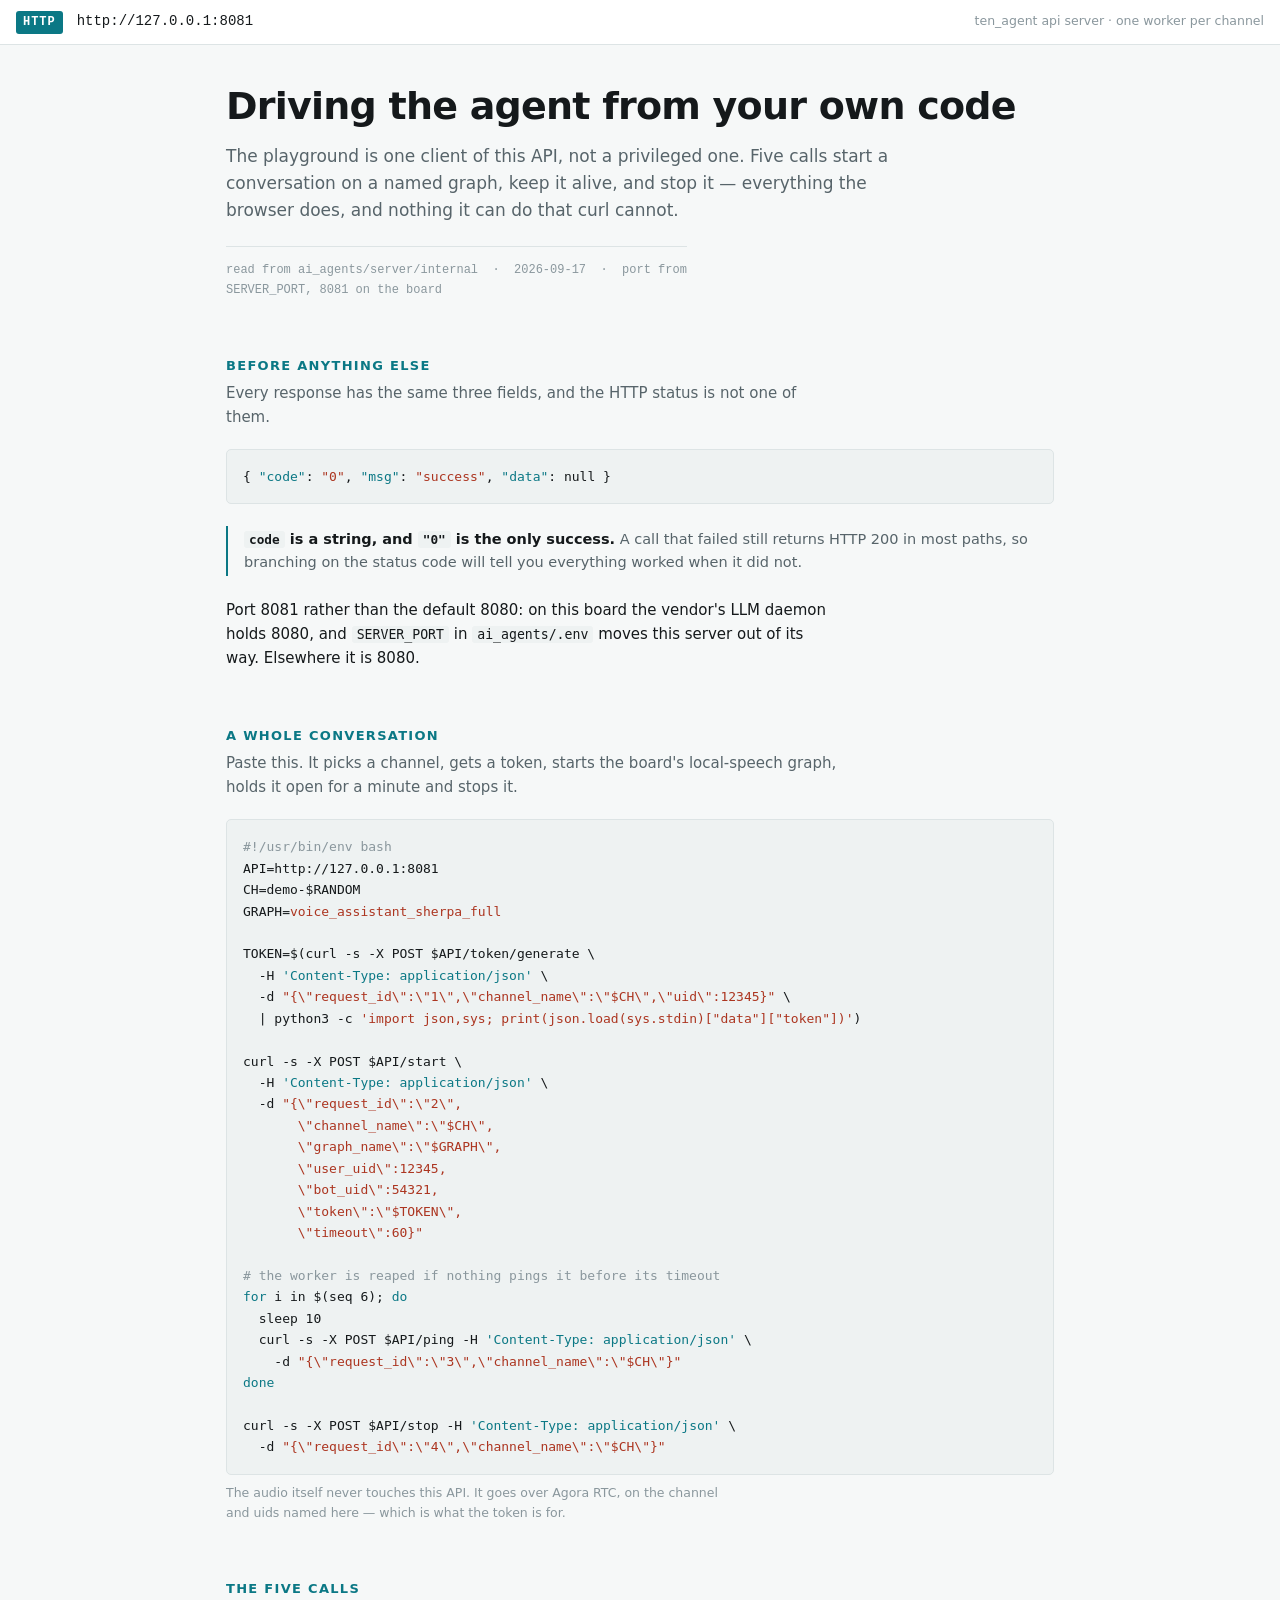
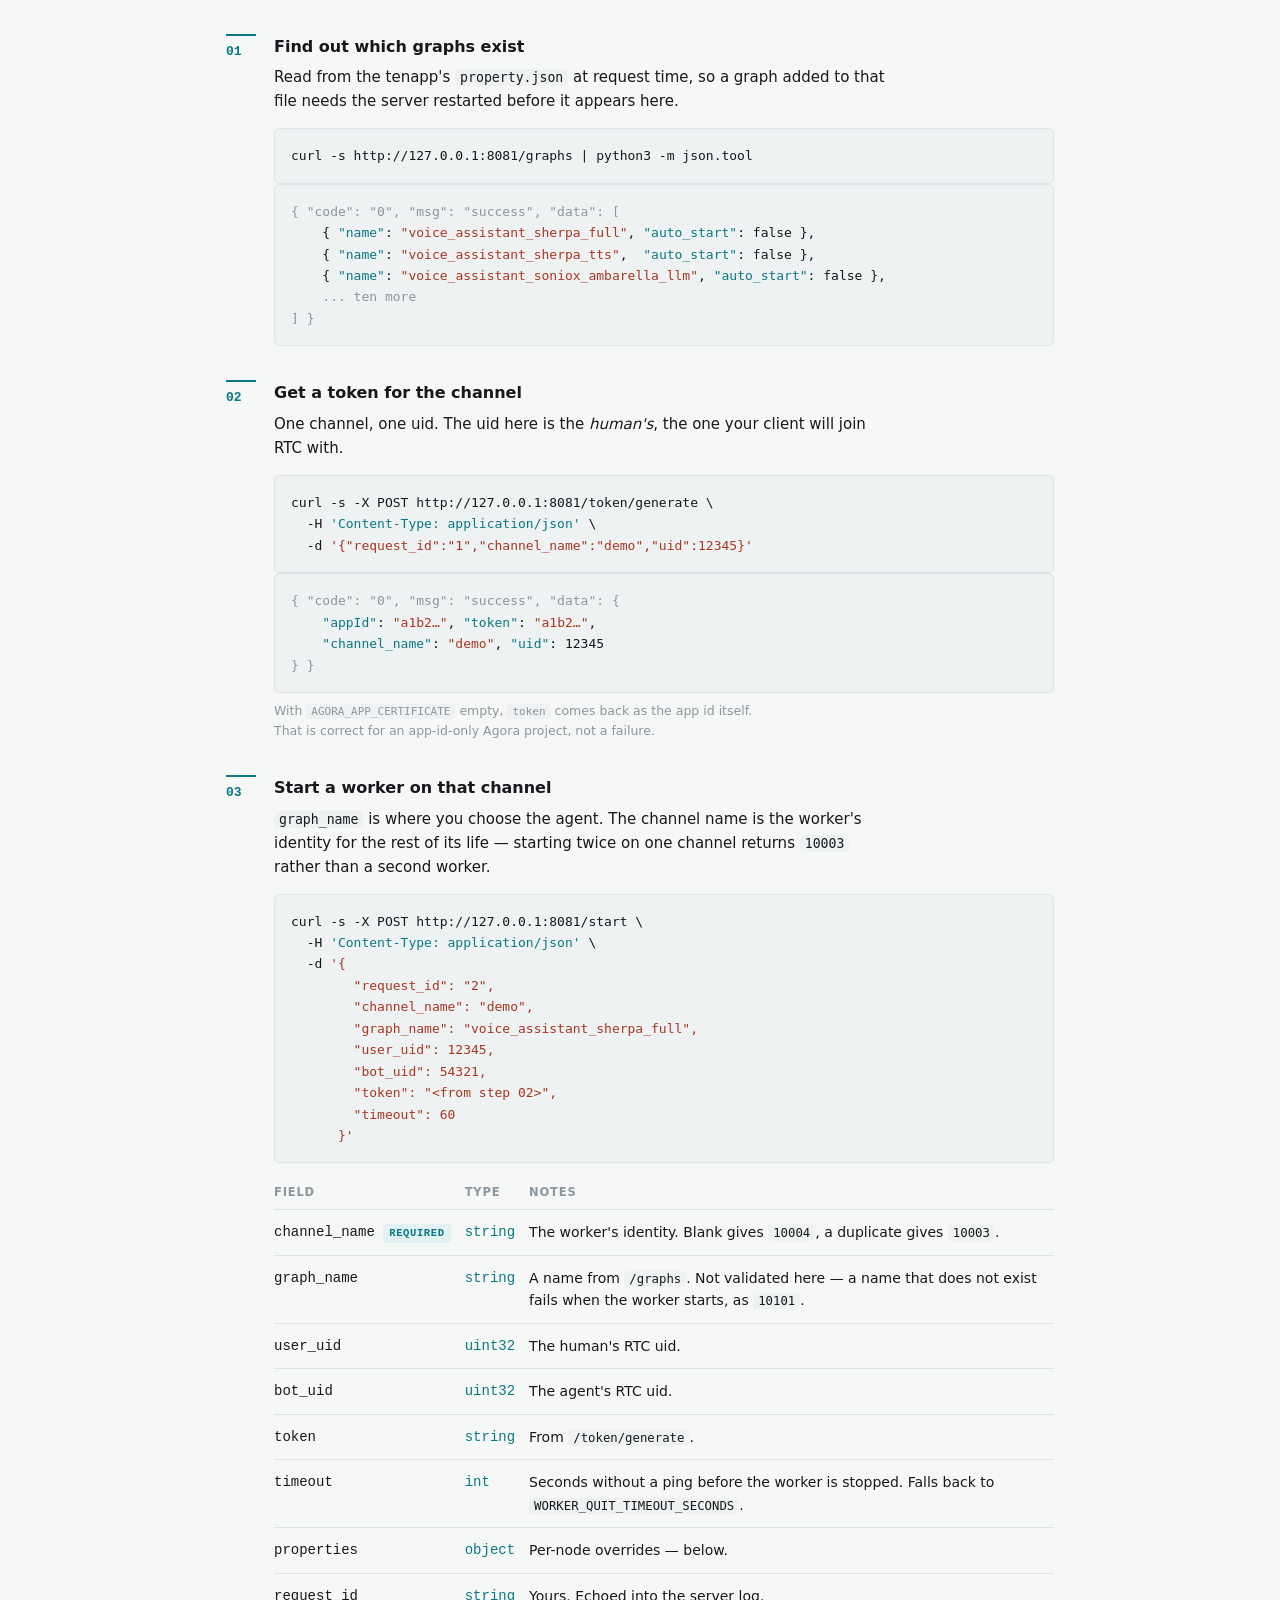
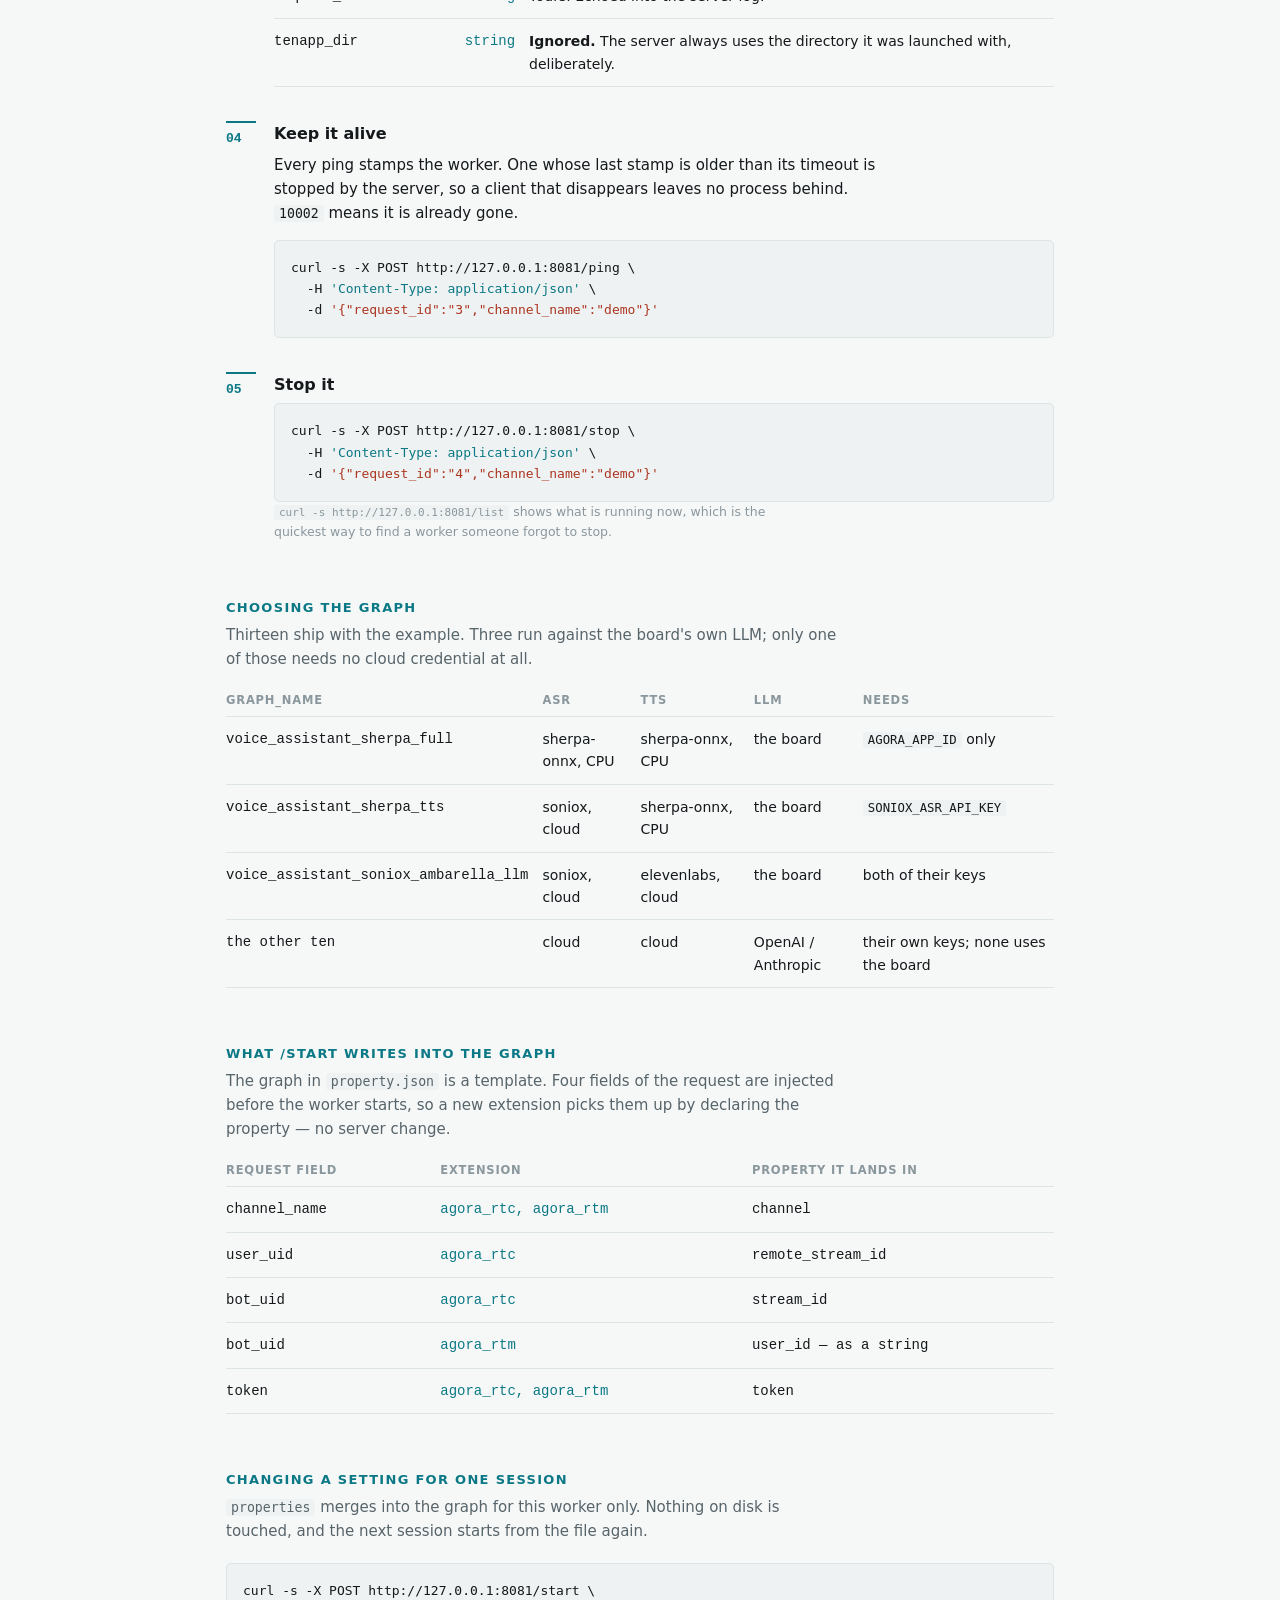
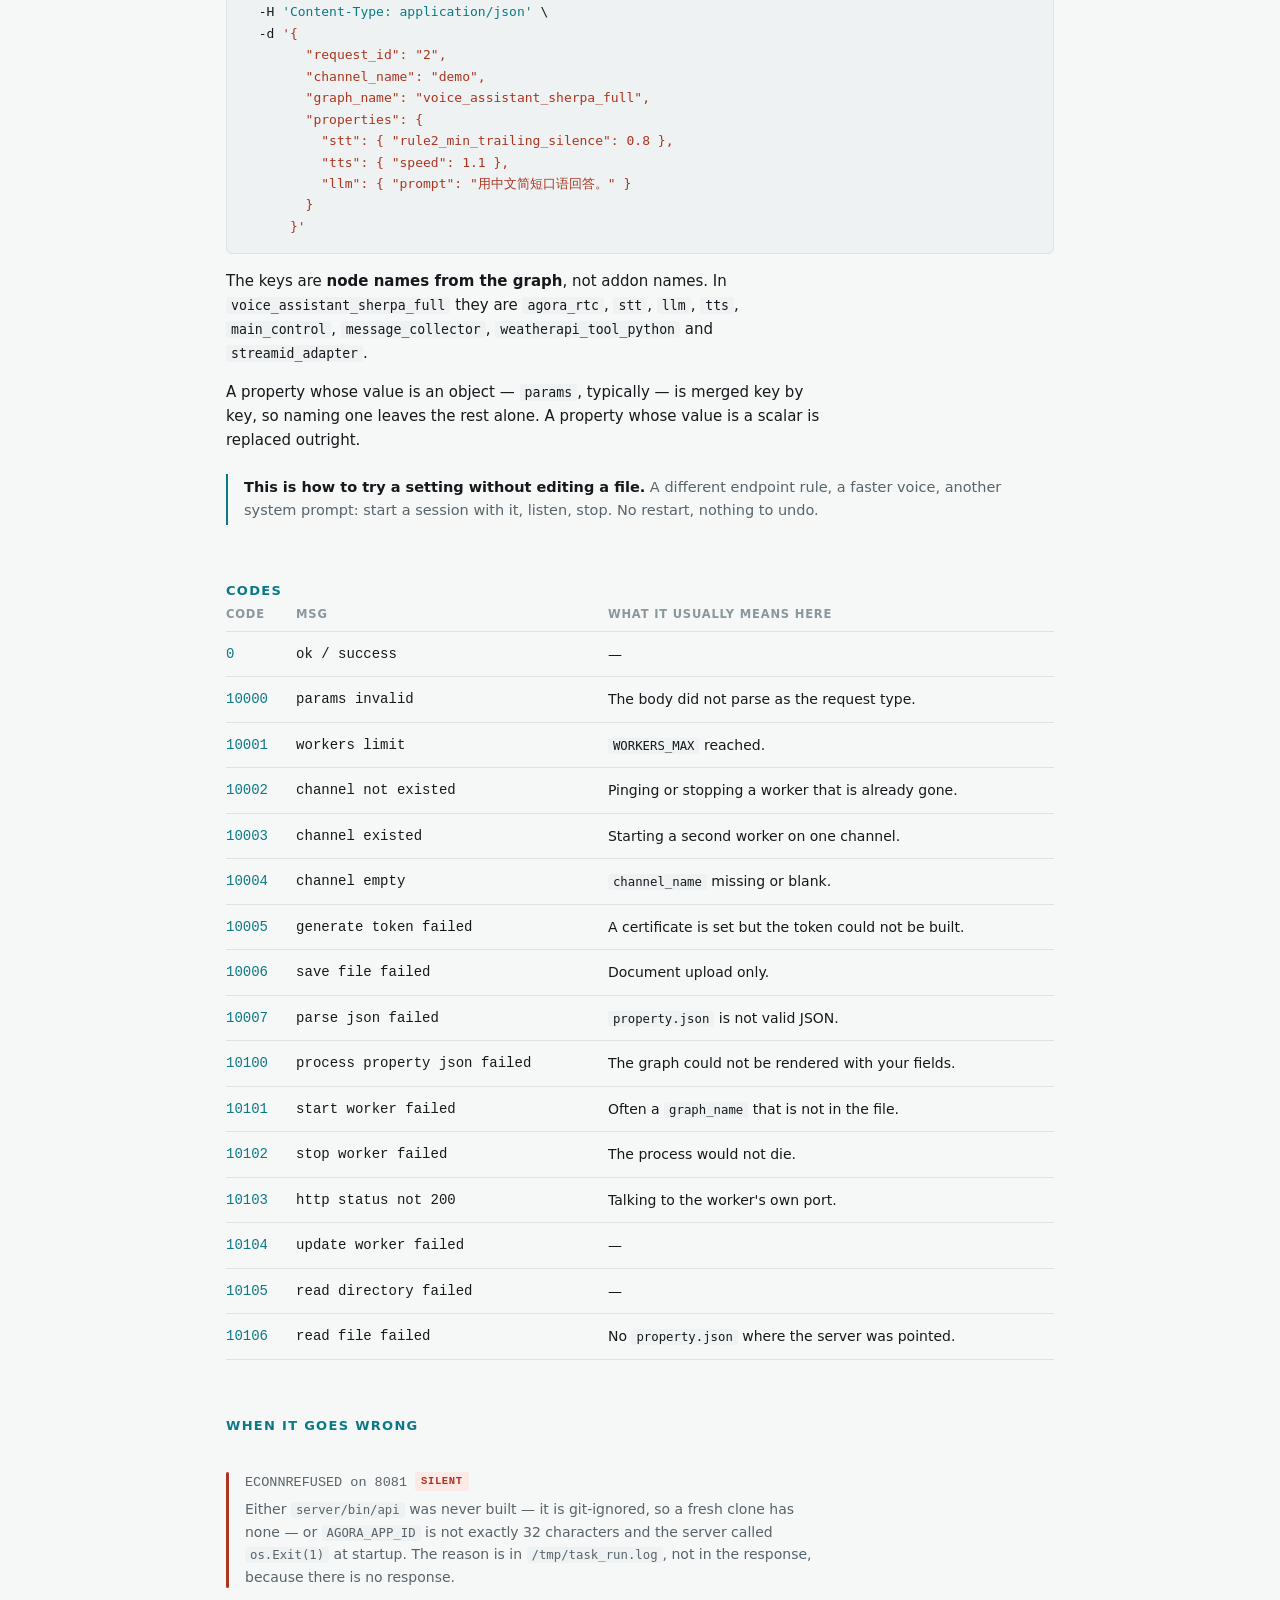
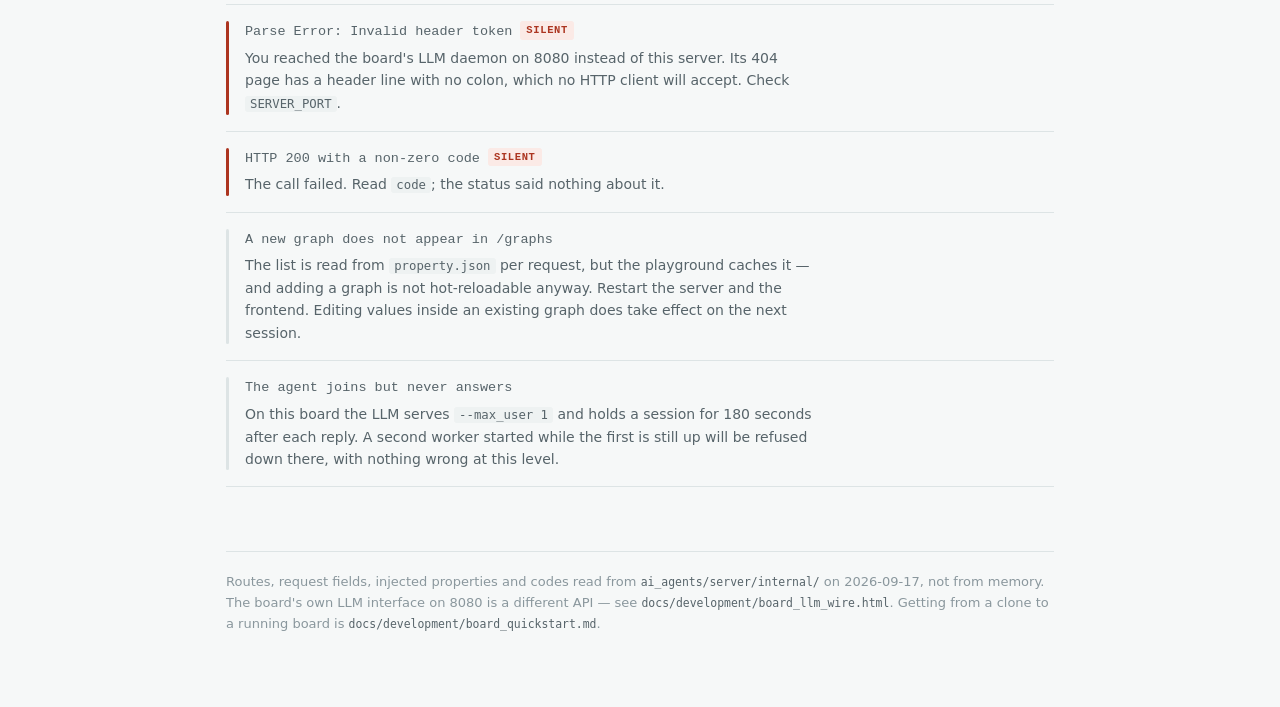
<file: docs/development/agent_api.html>
<!doctype html>
<html lang="en">
<head>
<meta charset="utf-8">
<meta name="viewport" content="width=device-width, initial-scale=1, viewport-fit=cover">
<title>Driving the Agent from Your Own Code</title>
<style>
  :root { color-scheme: light dark; }
  * { box-sizing: border-box; }
  body { margin: 0; }
  img { max-width: 100%; }
  [hidden] { display: none !important; }
</style>
<style>
  :root {
    --ground: #f6f8f8;
    --surface: #ffffff;
    --sunk: #eef2f2;
    --ink: #15191b;
    --ink-soft: #57646a;
    --ink-faint: #8a979d;
    --rule: #dde4e5;
    --signal: #0b7885;
    --signal-soft: #e2f1f2;
    --alarm: #ac3520;
    --alarm-soft: #fbeae6;
  }
  @media (prefers-color-scheme: dark) {
    :root:not([data-theme="light"]) {
      --ground: #0f1214; --surface: #161a1d; --sunk: #1c2225;
      --ink: #e7ecee; --ink-soft: #9aa5ab; --ink-faint: #6b777d;
      --rule: #293135; --signal: #45b9c6; --signal-soft: #102f33;
      --alarm: #e5806b; --alarm-soft: #2c1a16;
    }
  }
  :root[data-theme="dark"] {
    --ground: #0f1214; --surface: #161a1d; --sunk: #1c2225;
    --ink: #e7ecee; --ink-soft: #9aa5ab; --ink-faint: #6b777d;
    --rule: #293135; --signal: #45b9c6; --signal-soft: #102f33;
    --alarm: #e5806b; --alarm-soft: #2c1a16;
  }

  body {
    background: var(--ground);
    color: var(--ink);
    font-family: system-ui, -apple-system, "Segoe UI", "Noto Sans CJK TC",
                 "PingFang TC", "Microsoft JhengHei", sans-serif;
    font-size: 15px;
    line-height: 1.6;
    -webkit-font-smoothing: antialiased;
  }
  code, pre, .mono {
    font-family: ui-monospace, "SF Mono", "Cascadia Mono", "DejaVu Sans Mono",
                 "Noto Sans Mono CJK TC", monospace;
  }

  .endpoint-bar {
    position: sticky; top: env(safe-area-inset-top, 0px); z-index: 10;
    background: var(--surface); border-bottom: 1px solid var(--rule);
    padding: 10px 16px; display: flex; flex-wrap: wrap;
    align-items: baseline; gap: 6px 14px;
  }
  .endpoint-bar .method {
    font-family: ui-monospace, monospace; font-weight: 600; font-size: 12px;
    letter-spacing: .08em; color: var(--surface); background: var(--signal);
    padding: 2px 7px; border-radius: 3px;
  }
  .endpoint-bar .url { font-family: ui-monospace, monospace; font-size: 14px; font-weight: 500; }
  .endpoint-bar .who { font-size: 12.5px; color: var(--ink-faint); margin-left: auto; }

  .wrap { max-width: 860px; margin: 0 auto; padding-inline: 16px; padding-block: 40px 72px; }

  h1 {
    font-size: clamp(28px, 5vw, 38px); line-height: 1.15; letter-spacing: -.02em;
    font-weight: 700; margin: 0 0 14px; text-wrap: balance;
  }
  .standfirst { font-size: 17px; color: var(--ink-soft); max-width: 62ch; margin: 0; }
  .provenance {
    font-family: ui-monospace, monospace; font-size: 12px; color: var(--ink-faint);
    margin: 22px 0 0; padding-top: 14px; border-top: 1px solid var(--rule);
  }

  h2 {
    font-size: 13px; font-weight: 600; letter-spacing: .1em; text-transform: uppercase;
    color: var(--signal); margin: 56px 0 4px;
  }
  h2 + .lede { color: var(--ink-soft); max-width: 64ch; margin: 0 0 20px; }
  h3 { font-size: 16px; font-weight: 600; margin: 30px 0 8px; }
  p { max-width: 64ch; }
  code { font-size: .88em; background: var(--sunk); padding: 1px 5px; border-radius: 3px; }

  .scroll { overflow-x: auto; }
  table { border-collapse: collapse; width: 100%; min-width: 520px; font-size: 14px; }
  th {
    text-align: left; font-size: 11.5px; letter-spacing: .07em; text-transform: uppercase;
    color: var(--ink-faint); font-weight: 600; padding: 0 14px 7px 0;
    border-bottom: 1px solid var(--rule);
  }
  td { padding: 11px 14px 11px 0; border-bottom: 1px solid var(--rule); vertical-align: top; }
  td:last-child, th:last-child { padding-right: 0; }
  td.k { font-family: ui-monospace, monospace; font-weight: 500; white-space: nowrap; }
  td.v { font-family: ui-monospace, monospace; color: var(--signal); }
  td.num {
    font-family: ui-monospace, monospace; font-variant-numeric: tabular-nums;
    color: var(--signal); white-space: nowrap;
  }
  .req {
    display: inline-block; font-size: 10.5px; letter-spacing: .06em; text-transform: uppercase;
    font-weight: 600; color: var(--signal); background: var(--signal-soft);
    padding: 1px 6px; border-radius: 3px;
  }

  pre {
    font-size: 13px; line-height: 1.65; background: var(--sunk);
    border: 1px solid var(--rule); border-radius: 5px; padding: 16px;
    overflow-x: auto; margin: 0; tab-size: 2;
  }
  pre .c { color: var(--ink-faint); }
  pre .h { color: var(--signal); font-weight: 500; }
  pre .s { color: var(--alarm); }
  .caption { font-size: 12.5px; color: var(--ink-faint); margin: 8px 0 0; max-width: 64ch; }

  /* The call order is information: you cannot start before you have a token,
     or ping something that was never started. */
  .step { display: grid; grid-template-columns: 30px 1fr; gap: 0 18px; margin-top: 34px; }
  .step .n {
    font-family: ui-monospace, monospace; font-variant-numeric: tabular-nums;
    font-size: 13px; font-weight: 600; color: var(--signal);
    border-top: 2px solid var(--signal); padding-top: 6px;
  }
  .step h3 { margin: 0 0 6px; }
  .step > div > p:first-of-type { margin-top: 0; }

  .fails { margin-top: 20px; }
  .fail {
    display: grid; grid-template-columns: 3px 1fr; gap: 0 16px;
    padding: 16px 0; border-bottom: 1px solid var(--rule);
  }
  .fail .stripe { background: var(--rule); border-radius: 2px; }
  .fail.silent .stripe { background: var(--alarm); }
  .fail .sym {
    font-family: ui-monospace, monospace; font-size: 13.5px; font-weight: 500;
    margin: 0 0 4px; word-break: break-word;
  }
  .fail p { margin: 0; font-size: 14px; color: var(--ink-soft); }
  .tag {
    display: inline-block; font-size: 10.5px; letter-spacing: .06em; text-transform: uppercase;
    font-weight: 600; color: var(--alarm); background: var(--alarm-soft);
    padding: 1px 6px; border-radius: 3px; margin-left: 8px; vertical-align: 2px;
  }

  .note {
    border-left: 2px solid var(--signal); padding: 2px 0 2px 16px; margin: 22px 0;
    color: var(--ink-soft); font-size: 14.5px;
  }
  .note strong { color: var(--ink); font-weight: 600; }

  footer {
    margin-top: 64px; padding-top: 20px; border-top: 1px solid var(--rule);
    font-size: 13px; color: var(--ink-faint);
  }
  footer code { background: none; padding: 0; color: var(--ink-soft); }

  @media (max-width: 560px) {
    .step { grid-template-columns: 1fr; gap: 0; }
    .step .n { border-top: none; padding-top: 0; margin-bottom: 2px; }
    .endpoint-bar .who { margin-left: 0; width: 100%; }
  }
</style>
</head>
<body>

<div class="endpoint-bar">
  <span class="method">HTTP</span>
  <span class="url">http://127.0.0.1:8081</span>
  <span class="who">ten_agent api server &middot; one worker per channel</span>
</div>

<div class="wrap">

  <h1>Driving the agent from your own code</h1>
  <p class="standfirst">
    The playground is one client of this API, not a privileged one. Five calls start a
    conversation on a named graph, keep it alive, and stop it &mdash; everything the
    browser does, and nothing it can do that curl cannot.
  </p>
  <p class="provenance">
    read from ai_agents/server/internal &nbsp;&middot;&nbsp; 2026-09-17
    &nbsp;&middot;&nbsp; port from SERVER_PORT, 8081 on the board
  </p>

  <h2>Before anything else</h2>
  <p class="lede">
    Every response has the same three fields, and the HTTP status is not one of them.
  </p>

  <pre>{ <span class="h">"code"</span>: <span class="s">"0"</span>, <span class="h">"msg"</span>: <span class="s">"success"</span>, <span class="h">"data"</span>: null }</pre>

  <div class="note">
    <strong><code>code</code> is a string, and <code>"0"</code> is the only success.</strong>
    A call that failed still returns HTTP&nbsp;200 in most paths, so branching on the status
    code will tell you everything worked when it did not.
  </div>

  <p>
    Port 8081 rather than the default 8080: on this board the vendor's LLM daemon holds
    8080, and <code>SERVER_PORT</code> in <code>ai_agents/.env</code> moves this server out
    of its way. Elsewhere it is 8080.
  </p>

  <h2>A whole conversation</h2>
  <p class="lede">
    Paste this. It picks a channel, gets a token, starts the board's local-speech graph,
    holds it open for a minute and stops it.
  </p>

  <pre><span class="c">#!/usr/bin/env bash</span>
API=http://127.0.0.1:8081
CH=demo-$RANDOM
GRAPH=<span class="s">voice_assistant_sherpa_full</span>

TOKEN=$(curl -s -X POST $API/token/generate \
  -H <span class="h">'Content-Type: application/json'</span> \
  -d <span class="s">"{\"request_id\":\"1\",\"channel_name\":\"$CH\",\"uid\":12345}"</span> \
  | python3 -c <span class="s">'import json,sys; print(json.load(sys.stdin)["data"]["token"])'</span>)

curl -s -X POST $API/start \
  -H <span class="h">'Content-Type: application/json'</span> \
  -d <span class="s">"{\"request_id\":\"2\",
       \"channel_name\":\"$CH\",
       \"graph_name\":\"$GRAPH\",
       \"user_uid\":12345,
       \"bot_uid\":54321,
       \"token\":\"$TOKEN\",
       \"timeout\":60}"</span>

<span class="c"># the worker is reaped if nothing pings it before its timeout</span>
<span class="h">for</span> i in $(seq 6); <span class="h">do</span>
  sleep 10
  curl -s -X POST $API/ping -H <span class="h">'Content-Type: application/json'</span> \
    -d <span class="s">"{\"request_id\":\"3\",\"channel_name\":\"$CH\"}"</span>
<span class="h">done</span>

curl -s -X POST $API/stop -H <span class="h">'Content-Type: application/json'</span> \
  -d <span class="s">"{\"request_id\":\"4\",\"channel_name\":\"$CH\"}"</span></pre>

  <p class="caption">
    The audio itself never touches this API. It goes over Agora RTC, on the channel and
    uids named here &mdash; which is what the token is for.
  </p>

  <h2>The five calls</h2>

  <div class="step">
    <div class="n">01</div>
    <div>
      <h3>Find out which graphs exist</h3>
      <p>
        Read from the tenapp's <code>property.json</code> at request time, so a graph added
        to that file needs the server restarted before it appears here.
      </p>
      <pre>curl -s http://127.0.0.1:8081/graphs | python3 -m json.tool</pre>
      <pre><span class="c">{ "code": "0", "msg": "success", "data": [</span>
    { <span class="h">"name"</span>: <span class="s">"voice_assistant_sherpa_full"</span>, <span class="h">"auto_start"</span>: false },
    { <span class="h">"name"</span>: <span class="s">"voice_assistant_sherpa_tts"</span>,  <span class="h">"auto_start"</span>: false },
    { <span class="h">"name"</span>: <span class="s">"voice_assistant_soniox_ambarella_llm"</span>, <span class="h">"auto_start"</span>: false },
    <span class="c">... ten more</span>
<span class="c">] }</span></pre>
    </div>
  </div>

  <div class="step">
    <div class="n">02</div>
    <div>
      <h3>Get a token for the channel</h3>
      <p>
        One channel, one uid. The uid here is the <em>human's</em>, the one your client will
        join RTC with.
      </p>
      <pre>curl -s -X POST http://127.0.0.1:8081/token/generate \
  -H <span class="h">'Content-Type: application/json'</span> \
  -d <span class="s">'{"request_id":"1","channel_name":"demo","uid":12345}'</span></pre>
      <pre><span class="c">{ "code": "0", "msg": "success", "data": {</span>
    <span class="h">"appId"</span>: <span class="s">"a1b2…"</span>, <span class="h">"token"</span>: <span class="s">"a1b2…"</span>,
    <span class="h">"channel_name"</span>: <span class="s">"demo"</span>, <span class="h">"uid"</span>: 12345
<span class="c">} }</span></pre>
      <p class="caption">
        With <code>AGORA_APP_CERTIFICATE</code> empty, <code>token</code> comes back as the
        app id itself. That is correct for an app-id-only Agora project, not a failure.
      </p>
    </div>
  </div>

  <div class="step">
    <div class="n">03</div>
    <div>
      <h3>Start a worker on that channel</h3>
      <p>
        <code>graph_name</code> is where you choose the agent. The channel name is the
        worker's identity for the rest of its life &mdash; starting twice on one channel
        returns <code>10003</code> rather than a second worker.
      </p>
      <pre>curl -s -X POST http://127.0.0.1:8081/start \
  -H <span class="h">'Content-Type: application/json'</span> \
  -d <span class="s">'{
        "request_id": "2",
        "channel_name": "demo",
        "graph_name": "voice_assistant_sherpa_full",
        "user_uid": 12345,
        "bot_uid": 54321,
        "token": "&lt;from step 02&gt;",
        "timeout": 60
      }'</span></pre>

      <div class="scroll" style="margin-top:20px">
        <table>
          <thead><tr><th>Field</th><th>Type</th><th>Notes</th></tr></thead>
          <tbody>
            <tr><td class="k">channel_name <span class="req">required</span></td><td class="v">string</td>
                <td>The worker's identity. Blank gives <code>10004</code>, a duplicate gives <code>10003</code>.</td></tr>
            <tr><td class="k">graph_name</td><td class="v">string</td>
                <td>A name from <code>/graphs</code>. Not validated here &mdash; a name that
                    does not exist fails when the worker starts, as <code>10101</code>.</td></tr>
            <tr><td class="k">user_uid</td><td class="v">uint32</td><td>The human's RTC uid.</td></tr>
            <tr><td class="k">bot_uid</td><td class="v">uint32</td><td>The agent's RTC uid.</td></tr>
            <tr><td class="k">token</td><td class="v">string</td><td>From <code>/token/generate</code>.</td></tr>
            <tr><td class="k">timeout</td><td class="v">int</td>
                <td>Seconds without a ping before the worker is stopped. Falls back to
                    <code>WORKER_QUIT_TIMEOUT_SECONDS</code>.</td></tr>
            <tr><td class="k">properties</td><td class="v">object</td><td>Per-node overrides &mdash; below.</td></tr>
            <tr><td class="k">request_id</td><td class="v">string</td><td>Yours. Echoed into the server log.</td></tr>
            <tr><td class="k">tenapp_dir</td><td class="v">string</td>
                <td><strong>Ignored.</strong> The server always uses the directory it was
                    launched with, deliberately.</td></tr>
          </tbody>
        </table>
      </div>
    </div>
  </div>

  <div class="step">
    <div class="n">04</div>
    <div>
      <h3>Keep it alive</h3>
      <p>
        Every ping stamps the worker. One whose last stamp is older than its timeout is
        stopped by the server, so a client that disappears leaves no process behind.
        <code>10002</code> means it is already gone.
      </p>
      <pre>curl -s -X POST http://127.0.0.1:8081/ping \
  -H <span class="h">'Content-Type: application/json'</span> \
  -d <span class="s">'{"request_id":"3","channel_name":"demo"}'</span></pre>
    </div>
  </div>

  <div class="step">
    <div class="n">05</div>
    <div>
      <h3>Stop it</h3>
      <pre>curl -s -X POST http://127.0.0.1:8081/stop \
  -H <span class="h">'Content-Type: application/json'</span> \
  -d <span class="s">'{"request_id":"4","channel_name":"demo"}'</span></pre>
      <p class="caption">
        <code>curl -s http://127.0.0.1:8081/list</code> shows what is running now, which is
        the quickest way to find a worker someone forgot to stop.
      </p>
    </div>
  </div>

  <h2>Choosing the graph</h2>
  <p class="lede">
    Thirteen ship with the example. Three run against the board's own LLM; only one of
    those needs no cloud credential at all.
  </p>

  <div class="scroll">
    <table>
      <thead><tr><th>graph_name</th><th>ASR</th><th>TTS</th><th>LLM</th><th>Needs</th></tr></thead>
      <tbody>
        <tr>
          <td class="k">voice_assistant_sherpa_full</td>
          <td>sherpa-onnx, CPU</td><td>sherpa-onnx, CPU</td><td>the board</td>
          <td><code>AGORA_APP_ID</code> only</td>
        </tr>
        <tr>
          <td class="k">voice_assistant_sherpa_tts</td>
          <td>soniox, cloud</td><td>sherpa-onnx, CPU</td><td>the board</td>
          <td><code>SONIOX_ASR_API_KEY</code></td>
        </tr>
        <tr>
          <td class="k">voice_assistant_soniox_ambarella_llm</td>
          <td>soniox, cloud</td><td>elevenlabs, cloud</td><td>the board</td>
          <td>both of their keys</td>
        </tr>
        <tr>
          <td class="k">the other ten</td>
          <td>cloud</td><td>cloud</td><td>OpenAI / Anthropic</td>
          <td>their own keys; none uses the board</td>
        </tr>
      </tbody>
    </table>
  </div>

  <h2>What /start writes into the graph</h2>
  <p class="lede">
    The graph in <code>property.json</code> is a template. Four fields of the request are
    injected before the worker starts, so a new extension picks them up by declaring the
    property &mdash; no server change.
  </p>

  <div class="scroll">
    <table>
      <thead><tr><th>Request field</th><th>Extension</th><th>Property it lands in</th></tr></thead>
      <tbody>
        <tr><td class="k">channel_name</td><td class="v">agora_rtc, agora_rtm</td><td class="k">channel</td></tr>
        <tr><td class="k">user_uid</td><td class="v">agora_rtc</td><td class="k">remote_stream_id</td></tr>
        <tr><td class="k">bot_uid</td><td class="v">agora_rtc</td><td class="k">stream_id</td></tr>
        <tr><td class="k">bot_uid</td><td class="v">agora_rtm</td><td class="k">user_id &mdash; as a string</td></tr>
        <tr><td class="k">token</td><td class="v">agora_rtc, agora_rtm</td><td class="k">token</td></tr>
      </tbody>
    </table>
  </div>

  <h2>Changing a setting for one session</h2>
  <p class="lede">
    <code>properties</code> merges into the graph for this worker only. Nothing on disk is
    touched, and the next session starts from the file again.
  </p>

  <pre>curl -s -X POST http://127.0.0.1:8081/start \
  -H <span class="h">'Content-Type: application/json'</span> \
  -d <span class="s">'{
        "request_id": "2",
        "channel_name": "demo",
        "graph_name": "voice_assistant_sherpa_full",
        "properties": {
          "stt": { "rule2_min_trailing_silence": 0.8 },
          "tts": { "speed": 1.1 },
          "llm": { "prompt": "用中文简短口语回答。" }
        }
      }'</span></pre>

  <p>
    The keys are <strong>node names from the graph</strong>, not addon names. In
    <code>voice_assistant_sherpa_full</code> they are
    <code>agora_rtc</code>, <code>stt</code>, <code>llm</code>, <code>tts</code>,
    <code>main_control</code>, <code>message_collector</code>,
    <code>weatherapi_tool_python</code> and <code>streamid_adapter</code>.
  </p>
  <p>
    A property whose value is an object &mdash; <code>params</code>, typically &mdash; is
    merged key by key, so naming one leaves the rest alone. A property whose value is a
    scalar is replaced outright.
  </p>

  <div class="note">
    <strong>This is how to try a setting without editing a file.</strong> A different
    endpoint rule, a faster voice, another system prompt: start a session with it, listen,
    stop. No restart, nothing to undo.
  </div>

  <h2>Codes</h2>

  <div class="scroll">
    <table>
      <thead><tr><th>code</th><th>msg</th><th>What it usually means here</th></tr></thead>
      <tbody>
        <tr><td class="num">0</td><td class="k">ok / success</td><td>&mdash;</td></tr>
        <tr><td class="num">10000</td><td class="k">params invalid</td><td>The body did not parse as the request type.</td></tr>
        <tr><td class="num">10001</td><td class="k">workers limit</td><td><code>WORKERS_MAX</code> reached.</td></tr>
        <tr><td class="num">10002</td><td class="k">channel not existed</td><td>Pinging or stopping a worker that is already gone.</td></tr>
        <tr><td class="num">10003</td><td class="k">channel existed</td><td>Starting a second worker on one channel.</td></tr>
        <tr><td class="num">10004</td><td class="k">channel empty</td><td><code>channel_name</code> missing or blank.</td></tr>
        <tr><td class="num">10005</td><td class="k">generate token failed</td><td>A certificate is set but the token could not be built.</td></tr>
        <tr><td class="num">10006</td><td class="k">save file failed</td><td>Document upload only.</td></tr>
        <tr><td class="num">10007</td><td class="k">parse json failed</td><td><code>property.json</code> is not valid JSON.</td></tr>
        <tr><td class="num">10100</td><td class="k">process property json failed</td><td>The graph could not be rendered with your fields.</td></tr>
        <tr><td class="num">10101</td><td class="k">start worker failed</td><td>Often a <code>graph_name</code> that is not in the file.</td></tr>
        <tr><td class="num">10102</td><td class="k">stop worker failed</td><td>The process would not die.</td></tr>
        <tr><td class="num">10103</td><td class="k">http status not 200</td><td>Talking to the worker's own port.</td></tr>
        <tr><td class="num">10104</td><td class="k">update worker failed</td><td>&mdash;</td></tr>
        <tr><td class="num">10105</td><td class="k">read directory failed</td><td>&mdash;</td></tr>
        <tr><td class="num">10106</td><td class="k">read file failed</td><td>No <code>property.json</code> where the server was pointed.</td></tr>
      </tbody>
    </table>
  </div>

  <h2>When it goes wrong</h2>

  <div class="fails">
    <div class="fail silent">
      <div class="stripe"></div>
      <div>
        <p class="sym">ECONNREFUSED on 8081<span class="tag">silent</span></p>
        <p>
          Either <code>server/bin/api</code> was never built &mdash; it is git-ignored, so a
          fresh clone has none &mdash; or <code>AGORA_APP_ID</code> is not exactly 32
          characters and the server called <code>os.Exit(1)</code> at startup. The reason is
          in <code>/tmp/task_run.log</code>, not in the response, because there is no
          response.
        </p>
      </div>
    </div>
    <div class="fail silent">
      <div class="stripe"></div>
      <div>
        <p class="sym">Parse Error: Invalid header token<span class="tag">silent</span></p>
        <p>
          You reached the board's LLM daemon on 8080 instead of this server. Its 404 page has
          a header line with no colon, which no HTTP client will accept. Check
          <code>SERVER_PORT</code>.
        </p>
      </div>
    </div>
    <div class="fail silent">
      <div class="stripe"></div>
      <div>
        <p class="sym">HTTP 200 with a non-zero code<span class="tag">silent</span></p>
        <p>
          The call failed. Read <code>code</code>; the status said nothing about it.
        </p>
      </div>
    </div>
    <div class="fail">
      <div class="stripe"></div>
      <div>
        <p class="sym">A new graph does not appear in /graphs</p>
        <p>
          The list is read from <code>property.json</code> per request, but the playground
          caches it &mdash; and adding a graph is not hot-reloadable anyway. Restart the
          server and the frontend. Editing values inside an existing graph does take effect
          on the next session.
        </p>
      </div>
    </div>
    <div class="fail">
      <div class="stripe"></div>
      <div>
        <p class="sym">The agent joins but never answers</p>
        <p>
          On this board the LLM serves <code>--max_user 1</code> and holds a session for 180
          seconds after each reply. A second worker started while the first is still up will
          be refused down there, with nothing wrong at this level.
        </p>
      </div>
    </div>
  </div>

  <footer>
    Routes, request fields, injected properties and codes read from
    <code>ai_agents/server/internal/</code> on 2026-09-17, not from memory. The board's own
    LLM interface on 8080 is a different API &mdash; see
    <code>docs/development/board_llm_wire.html</code>. Getting from a clone to a running
    board is <code>docs/development/board_quickstart.md</code>.
  </footer>

</div>
</body>
</html>
</file>
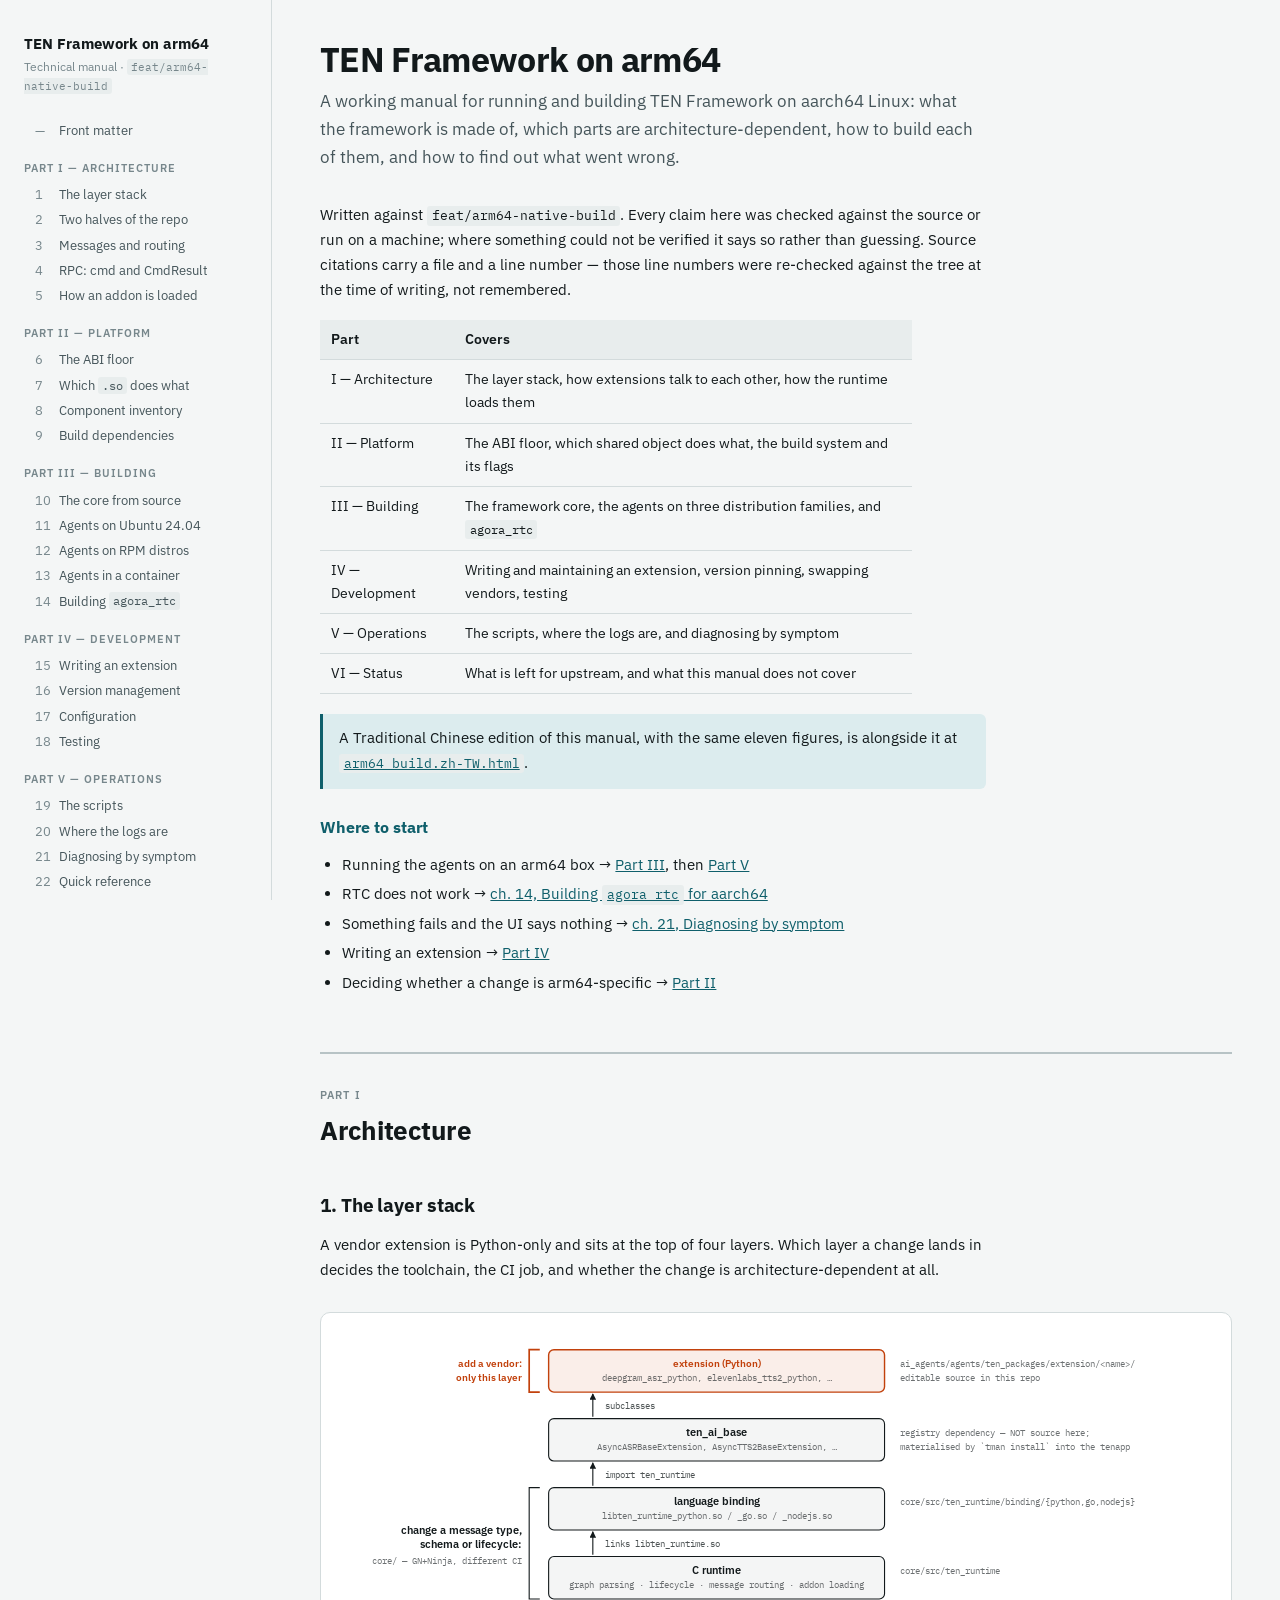
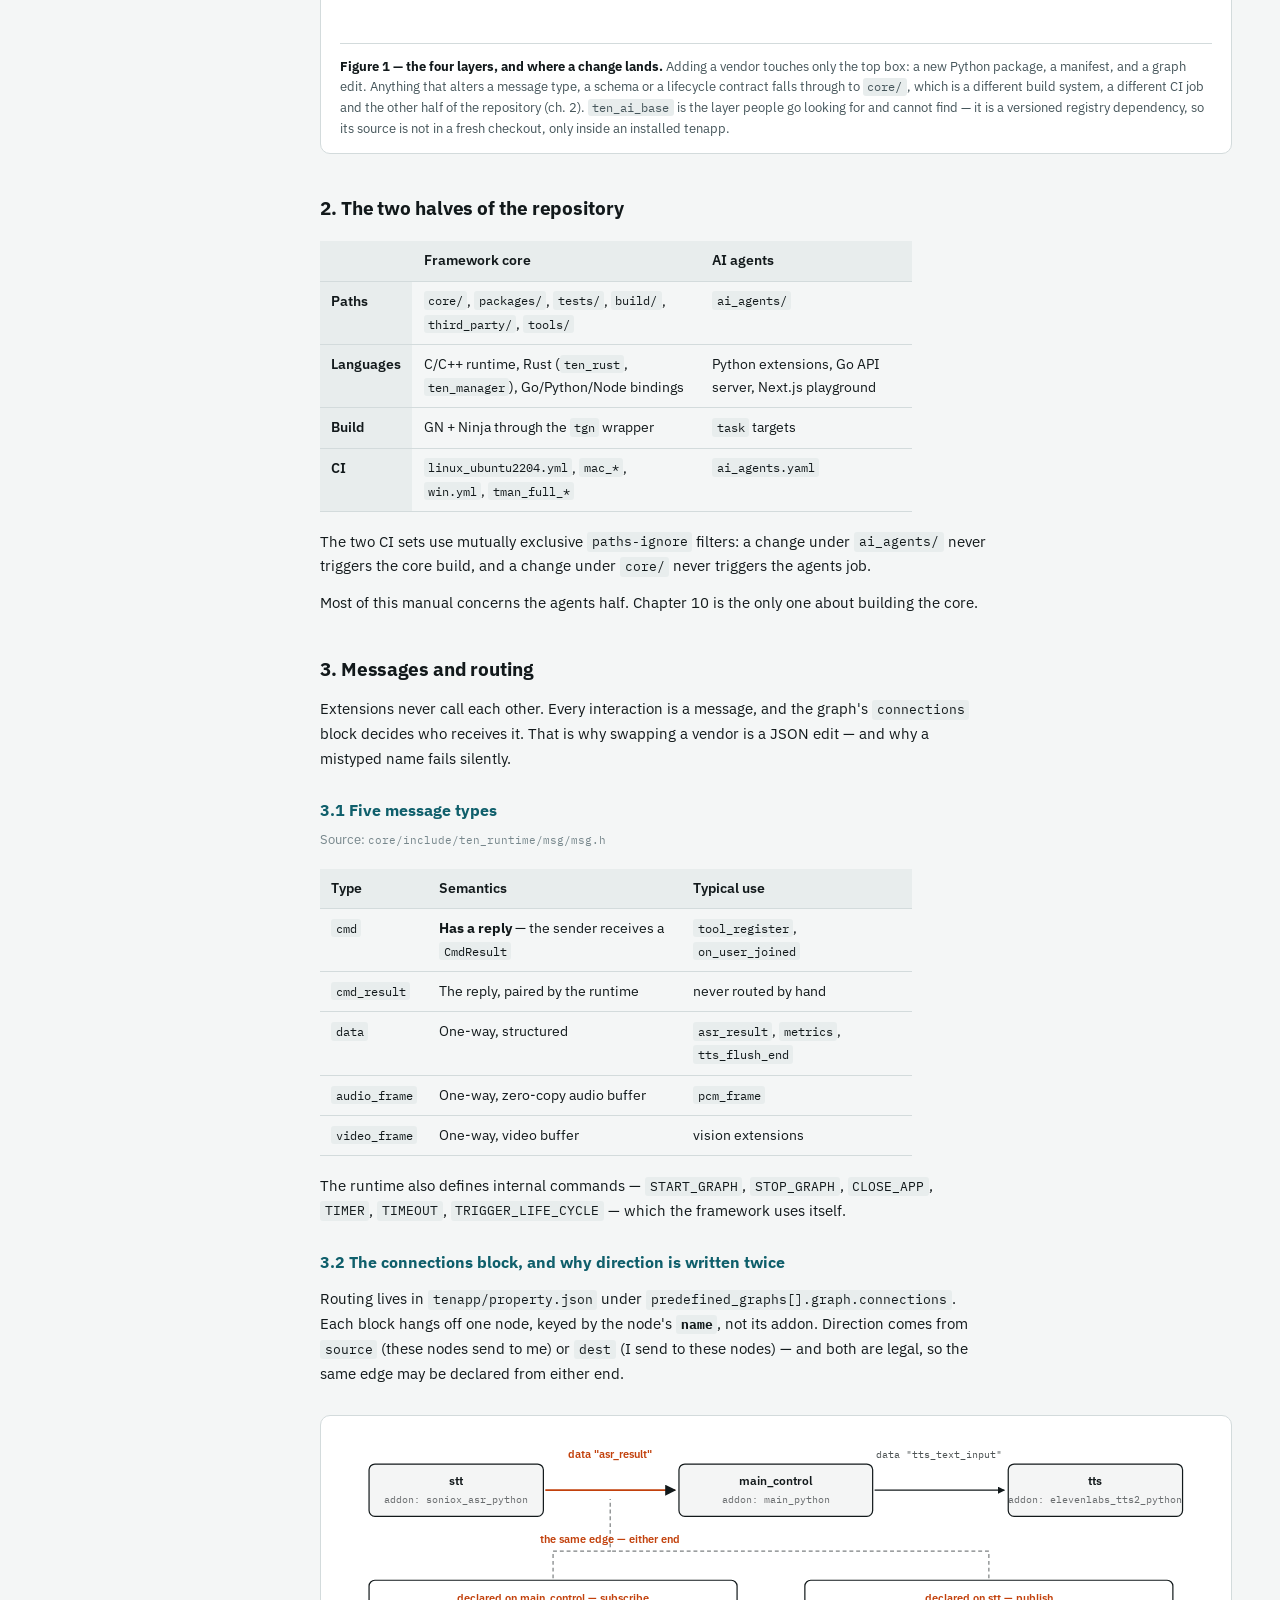
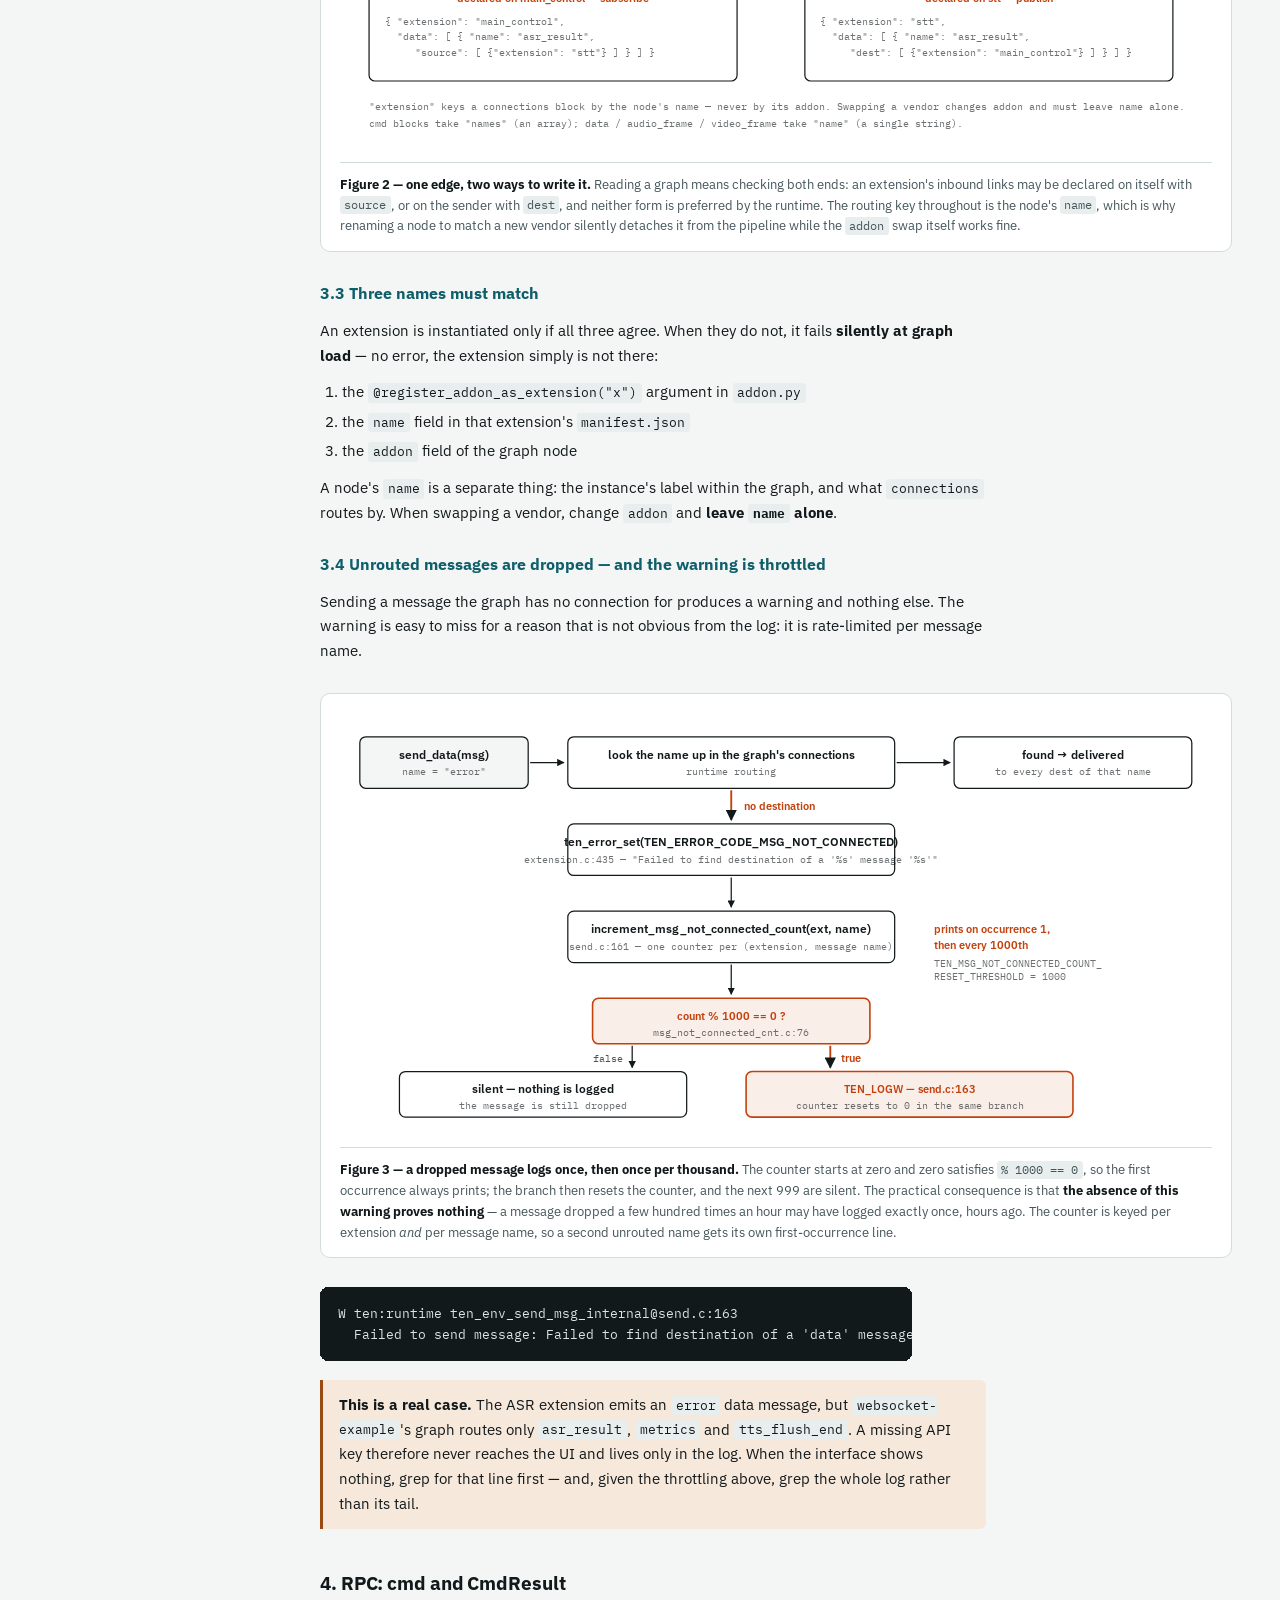
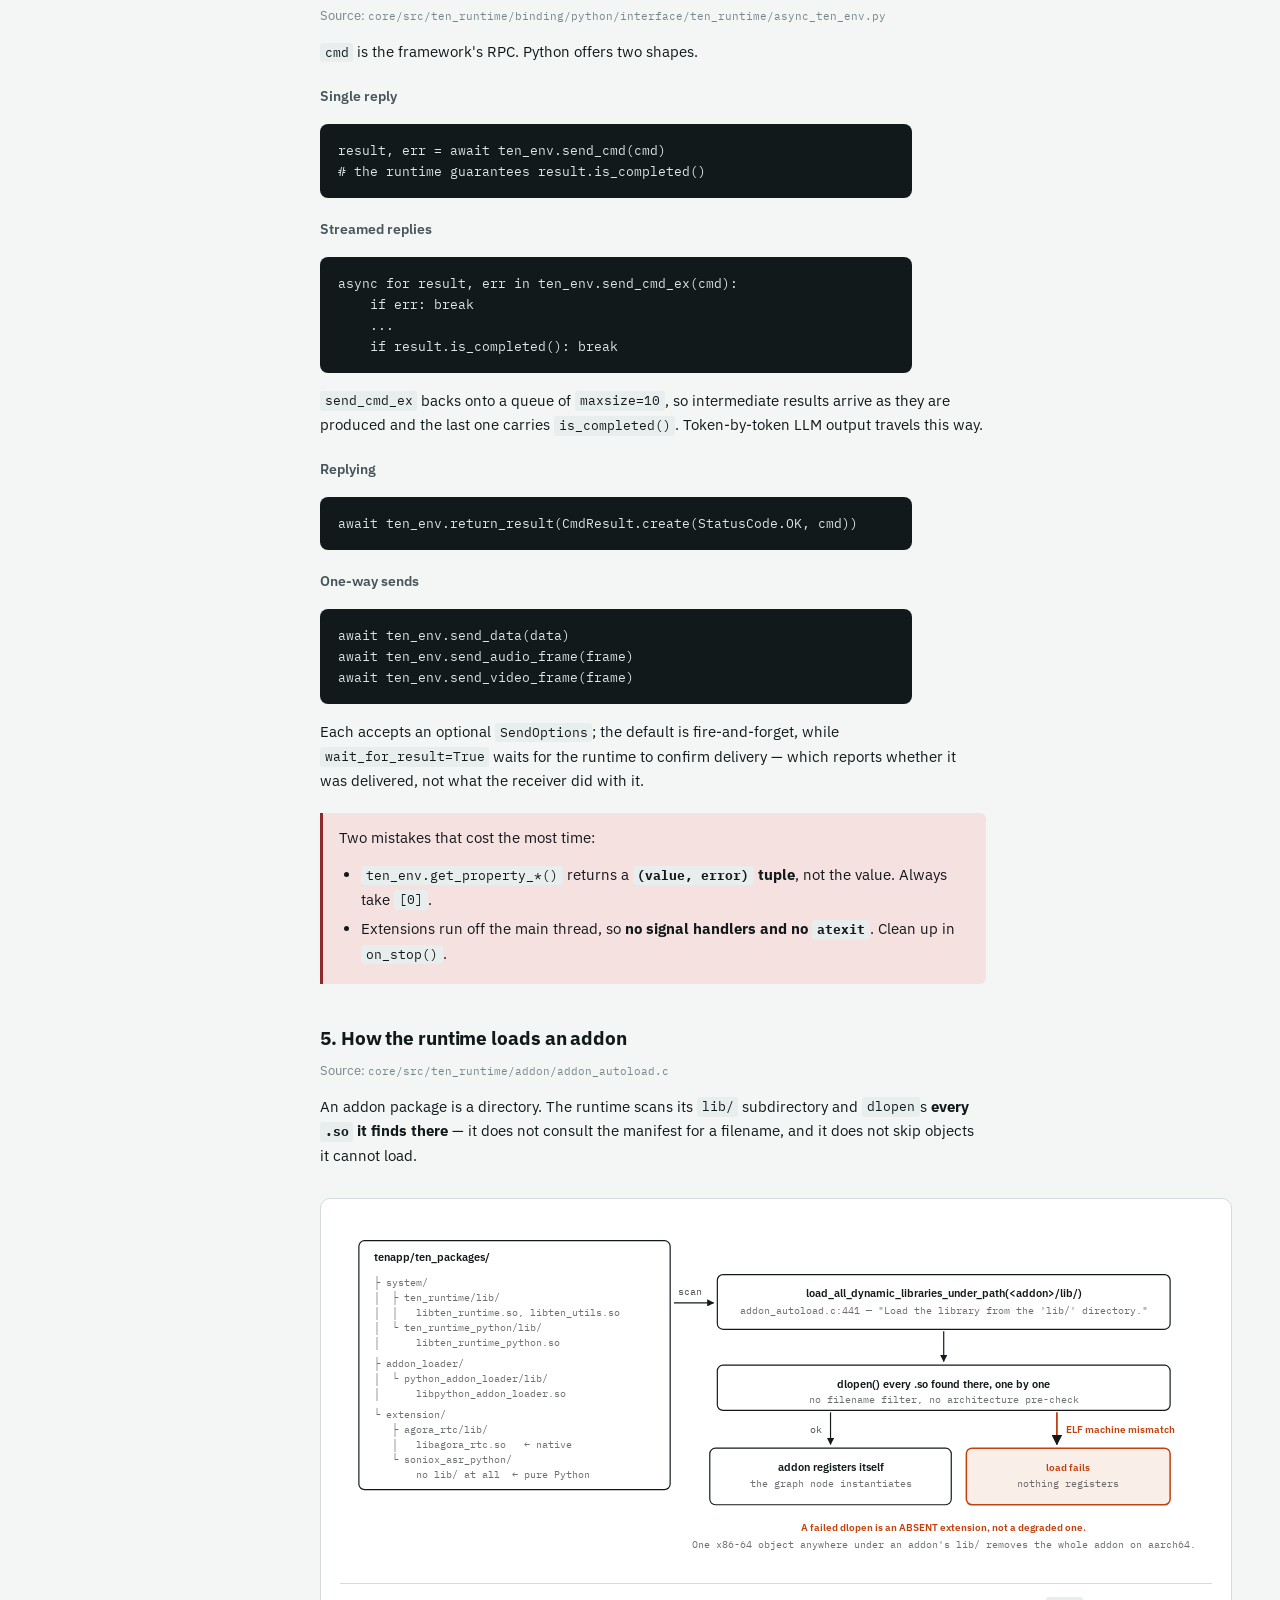
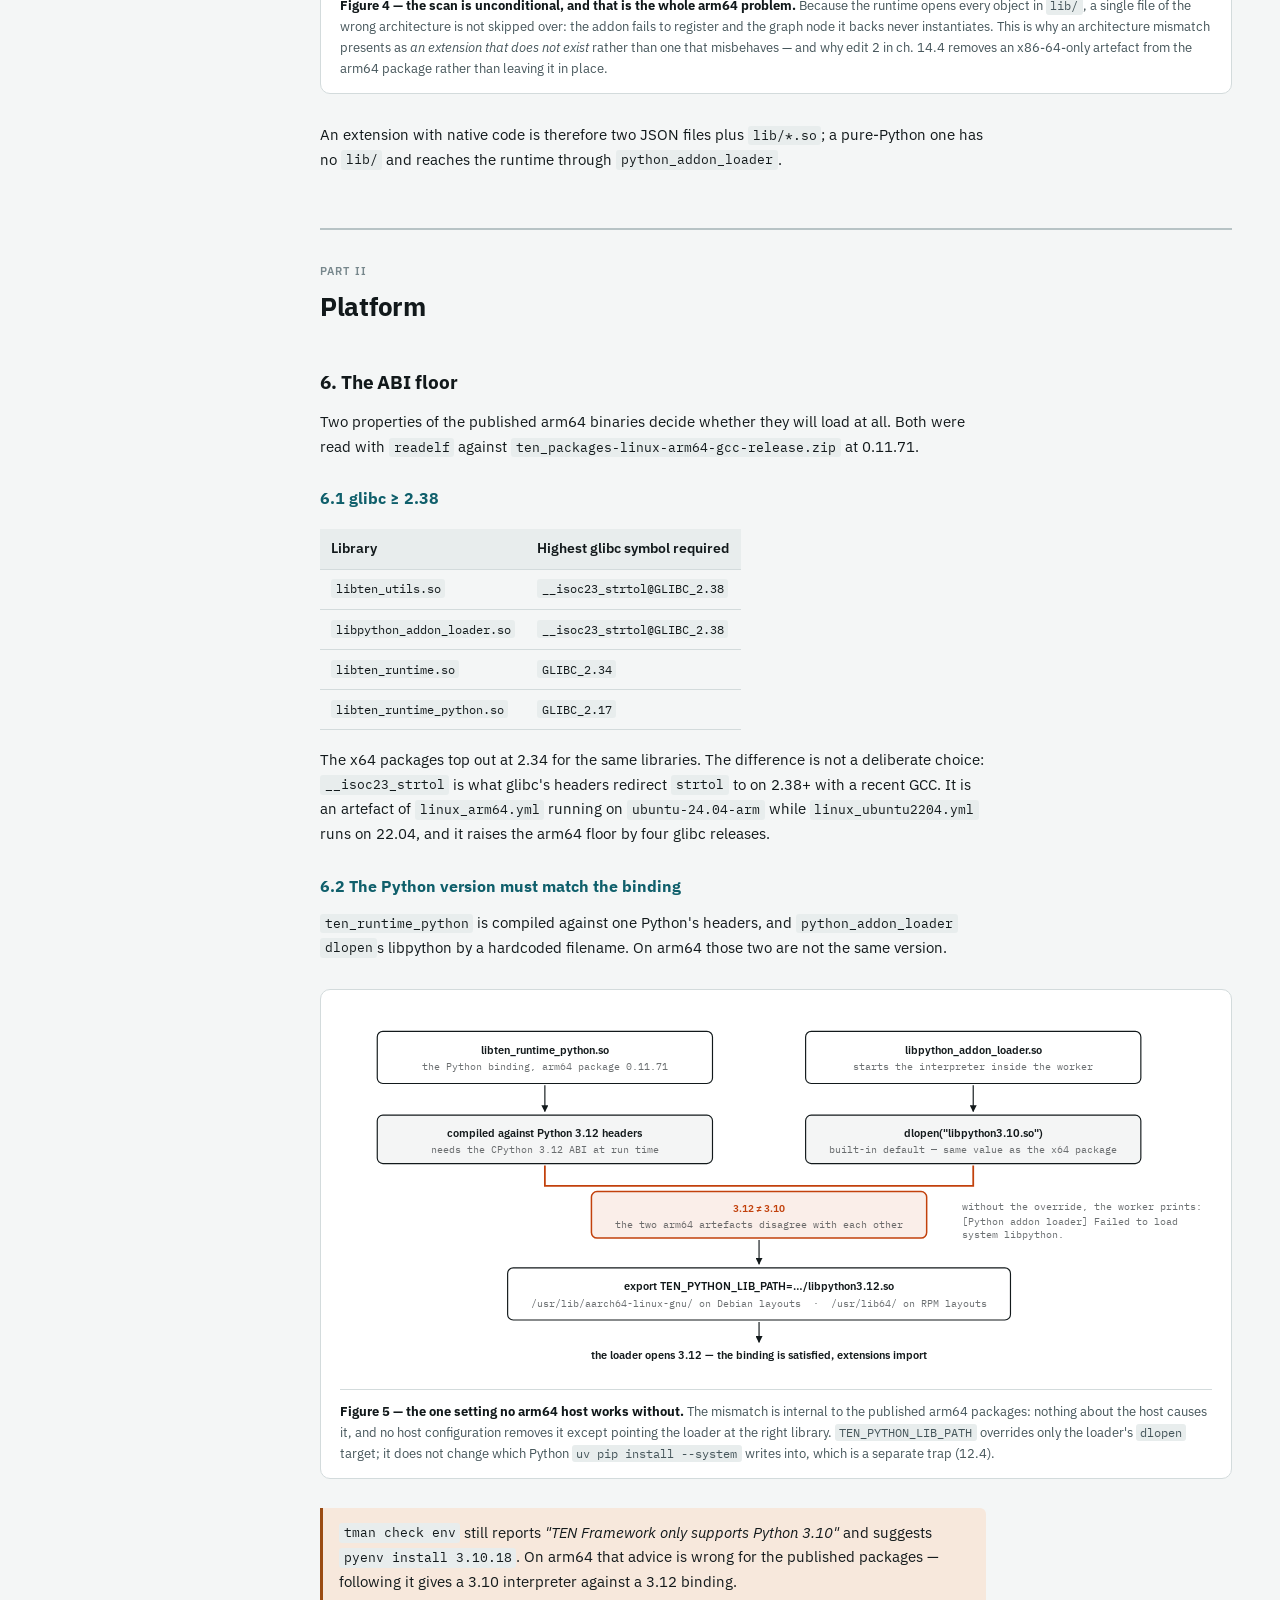
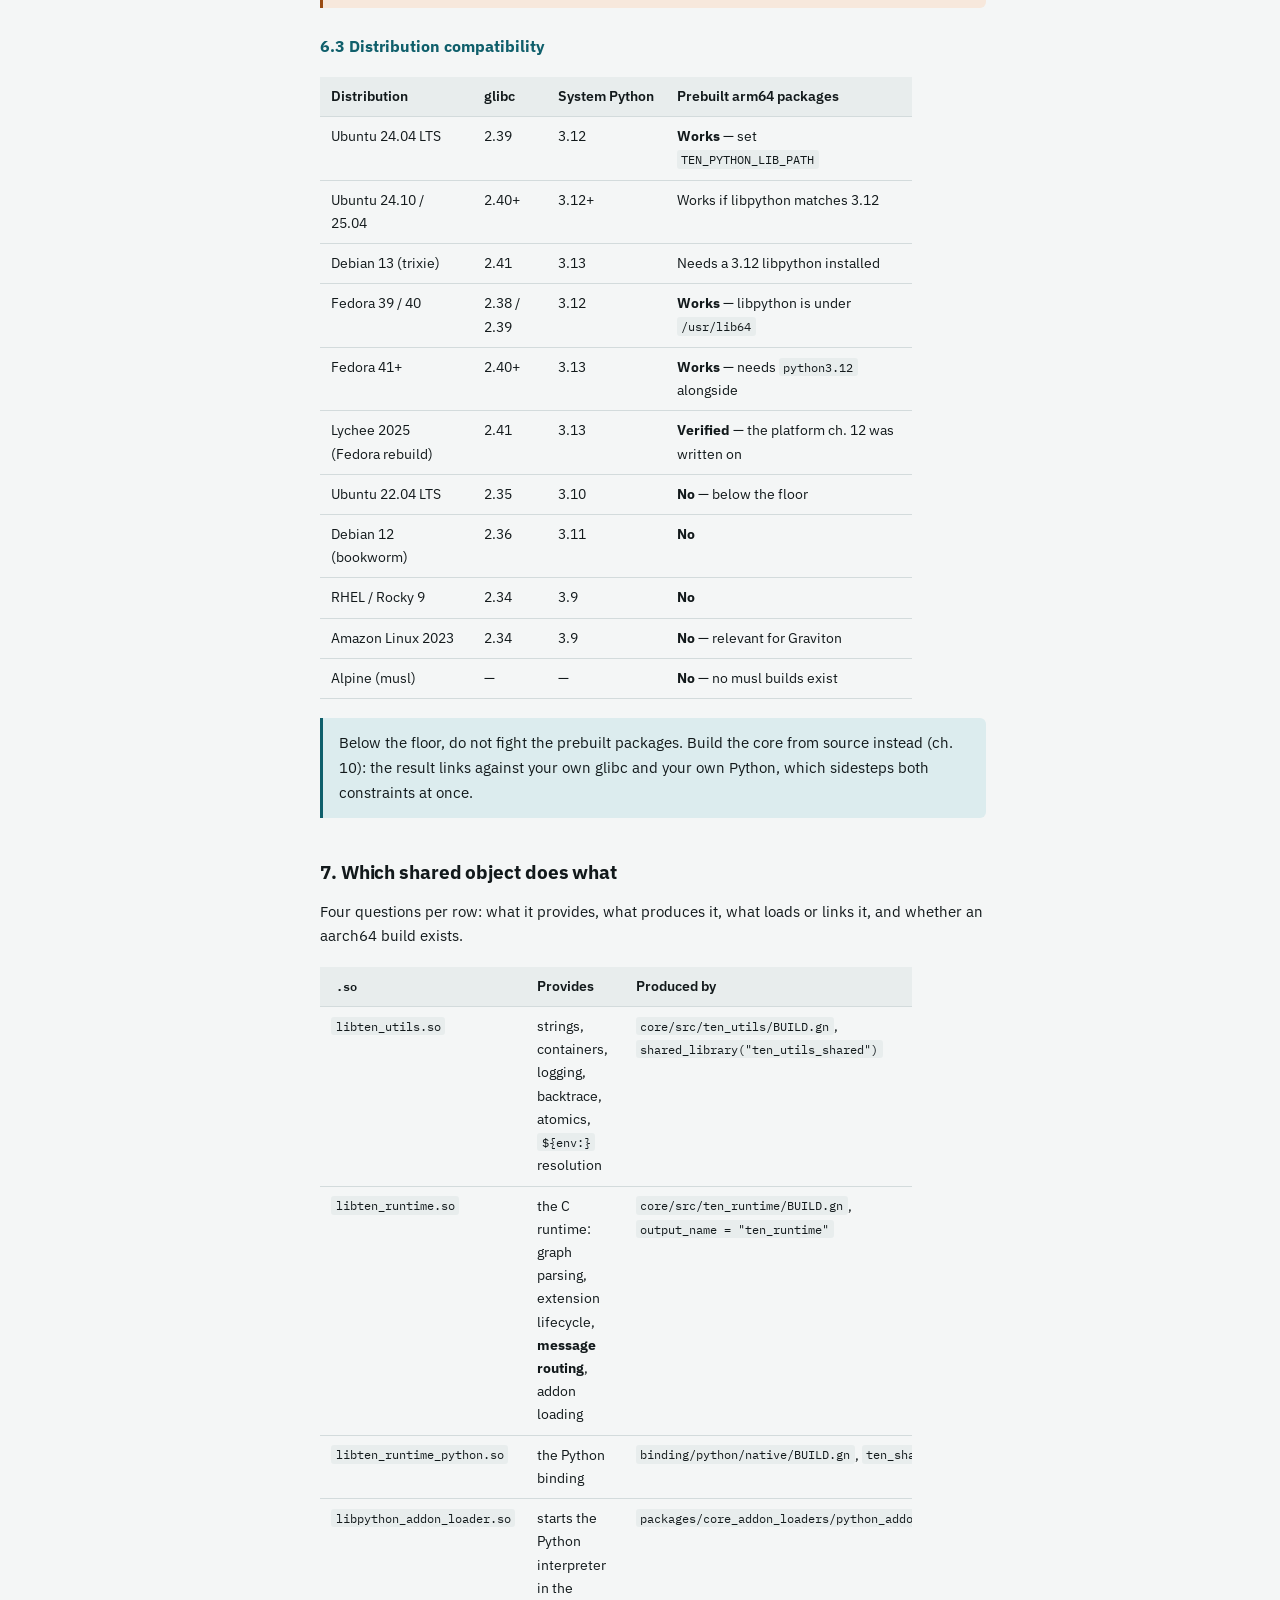
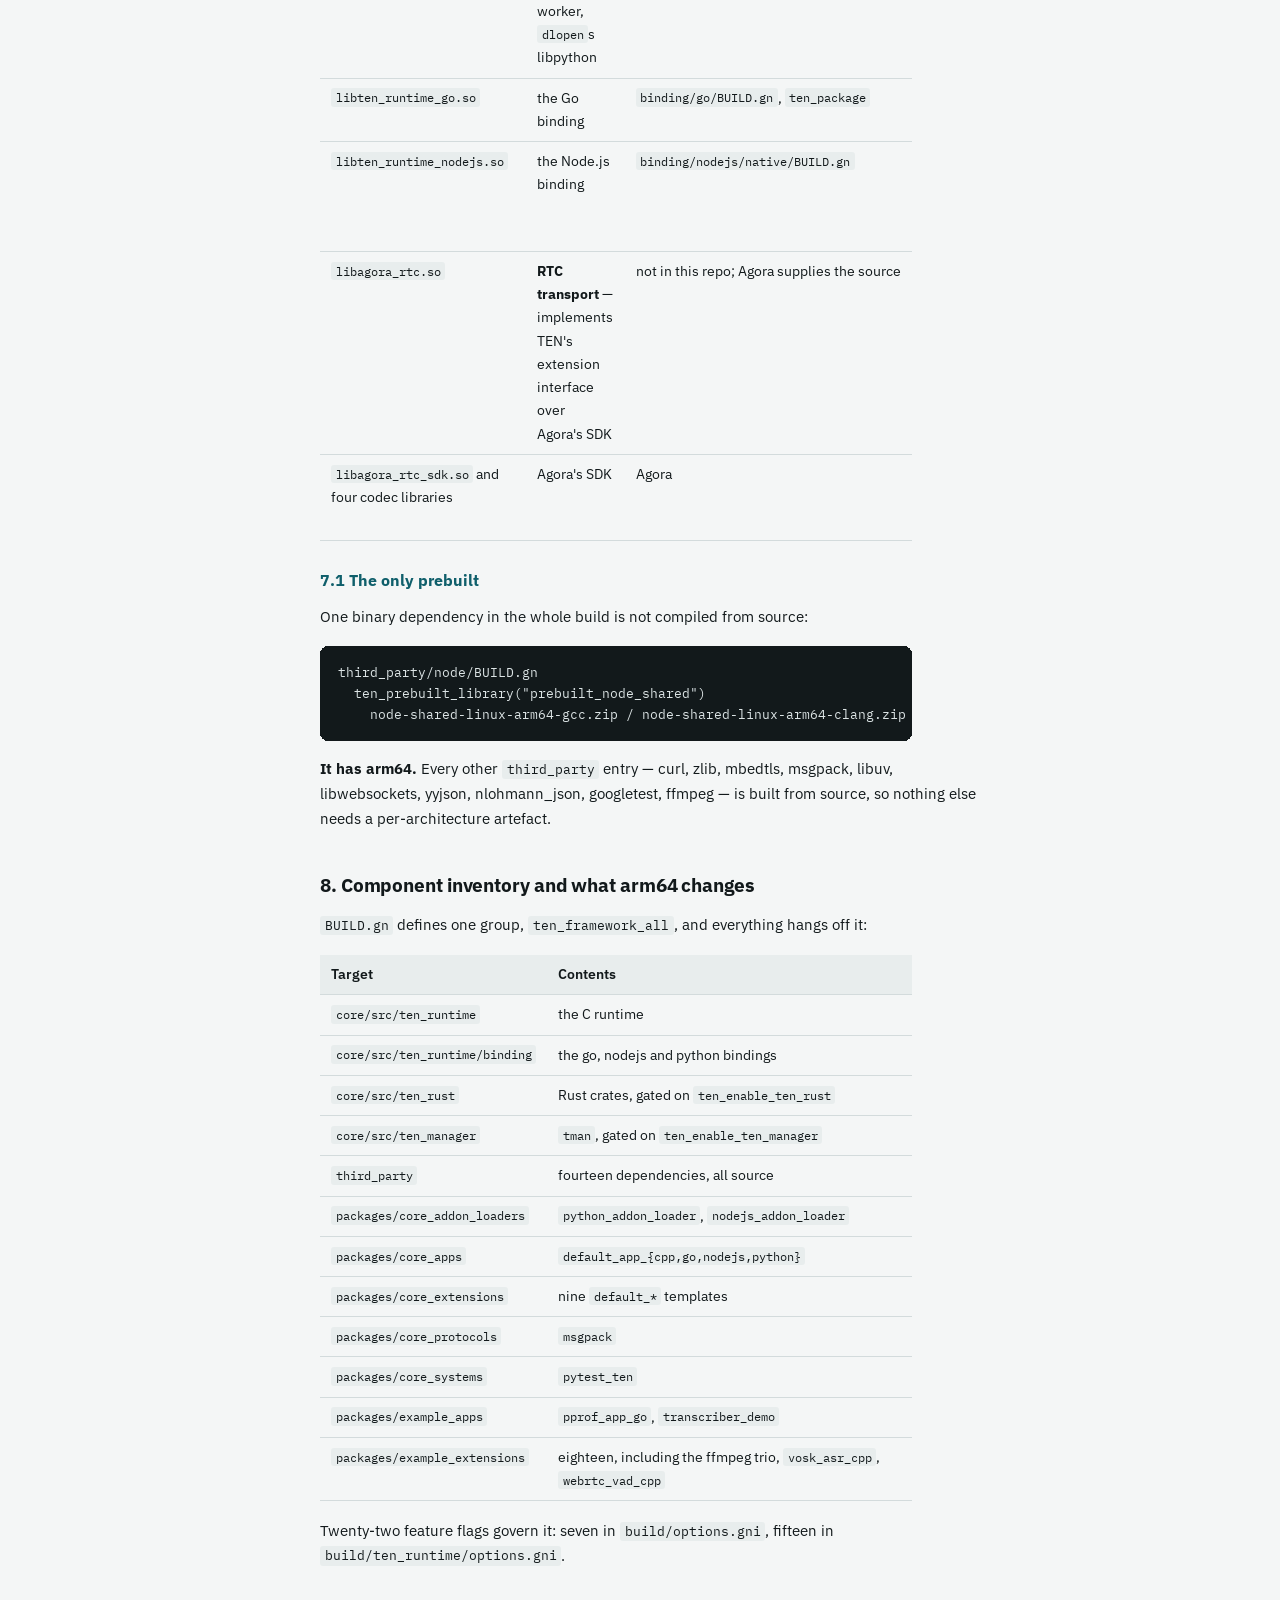
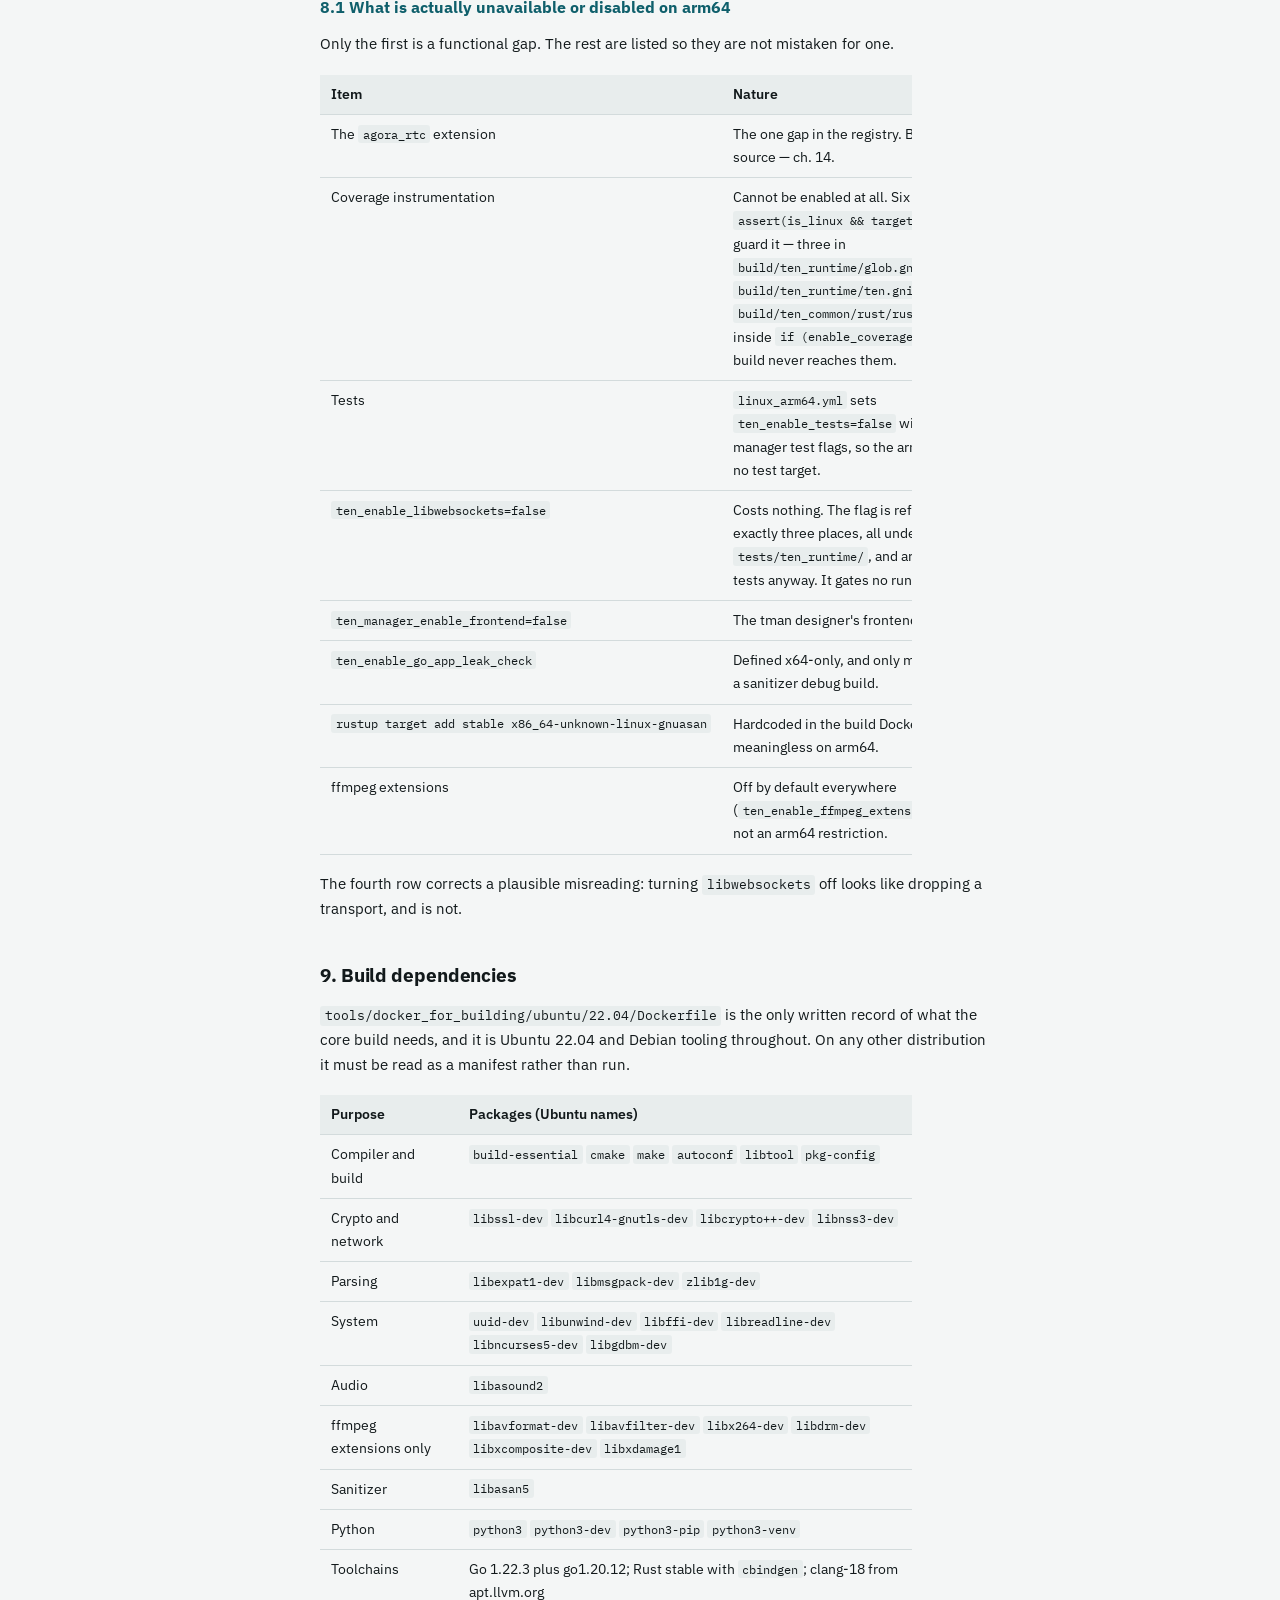
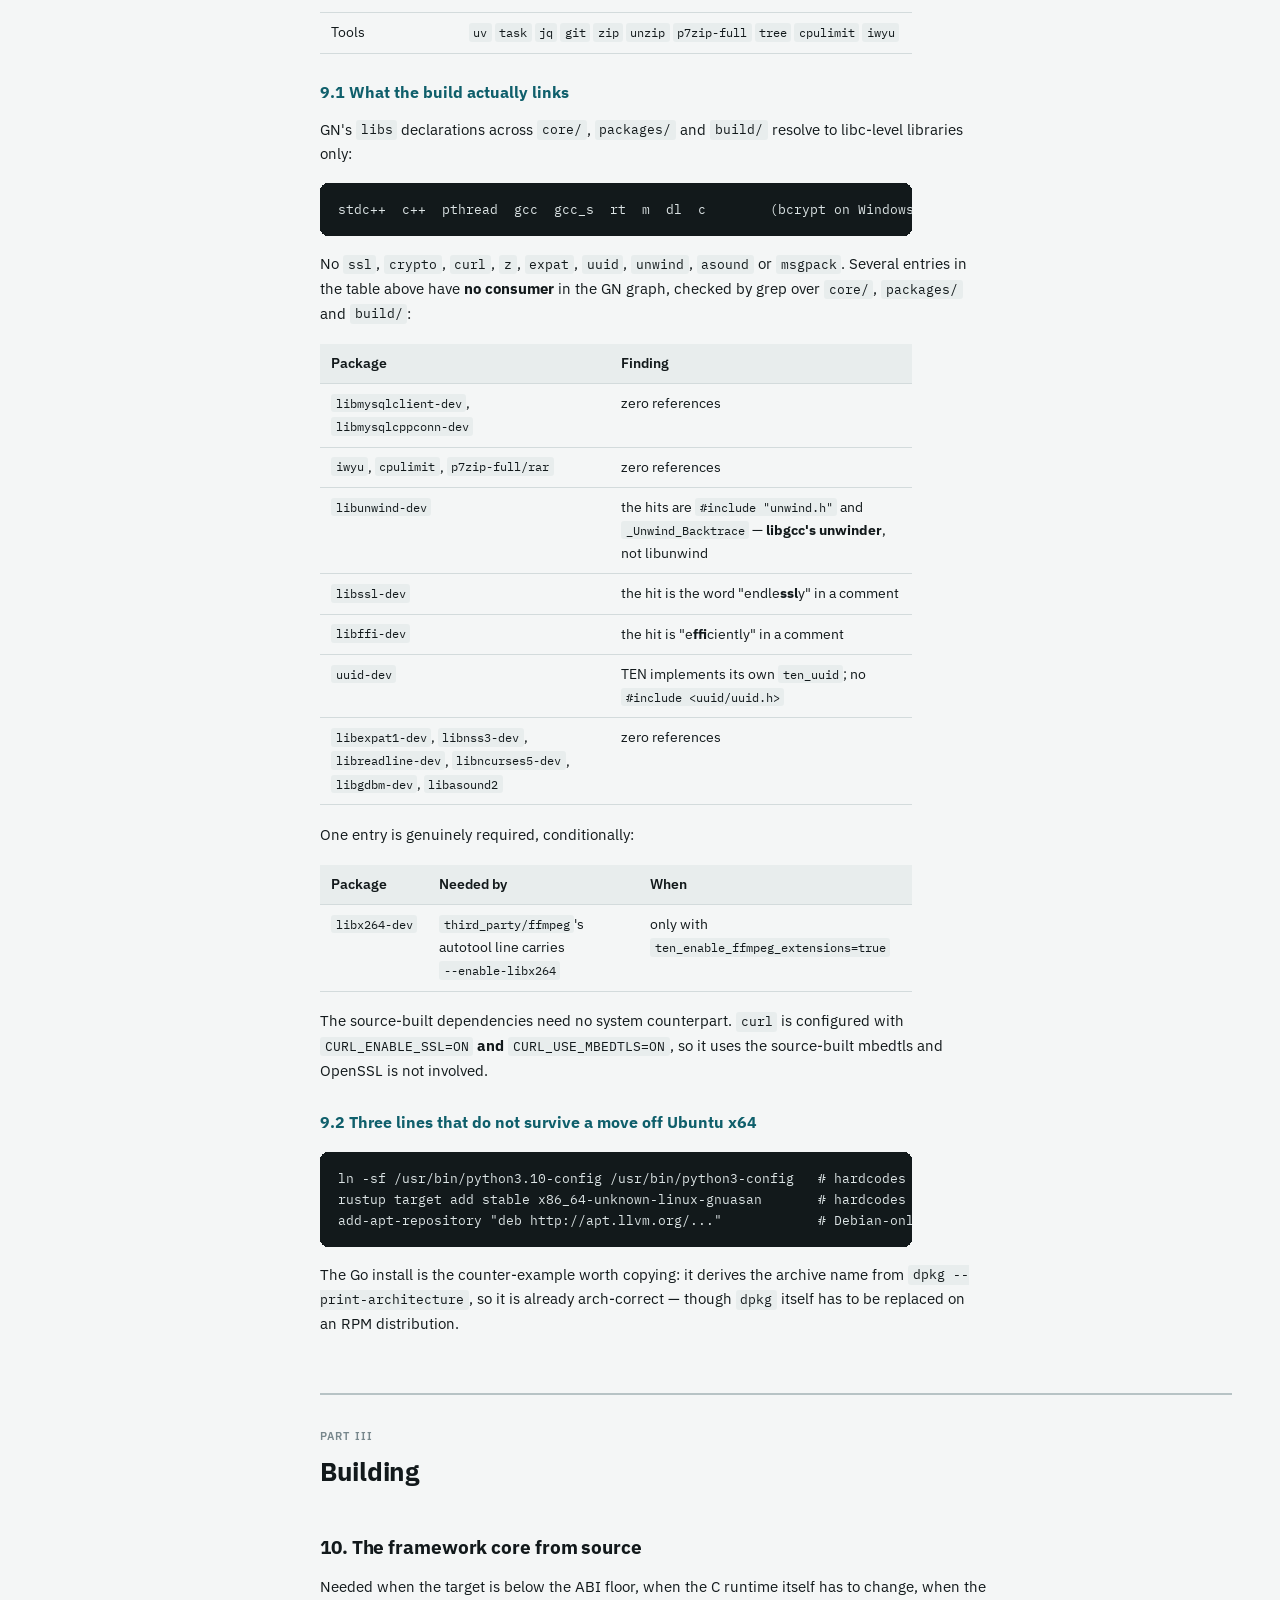
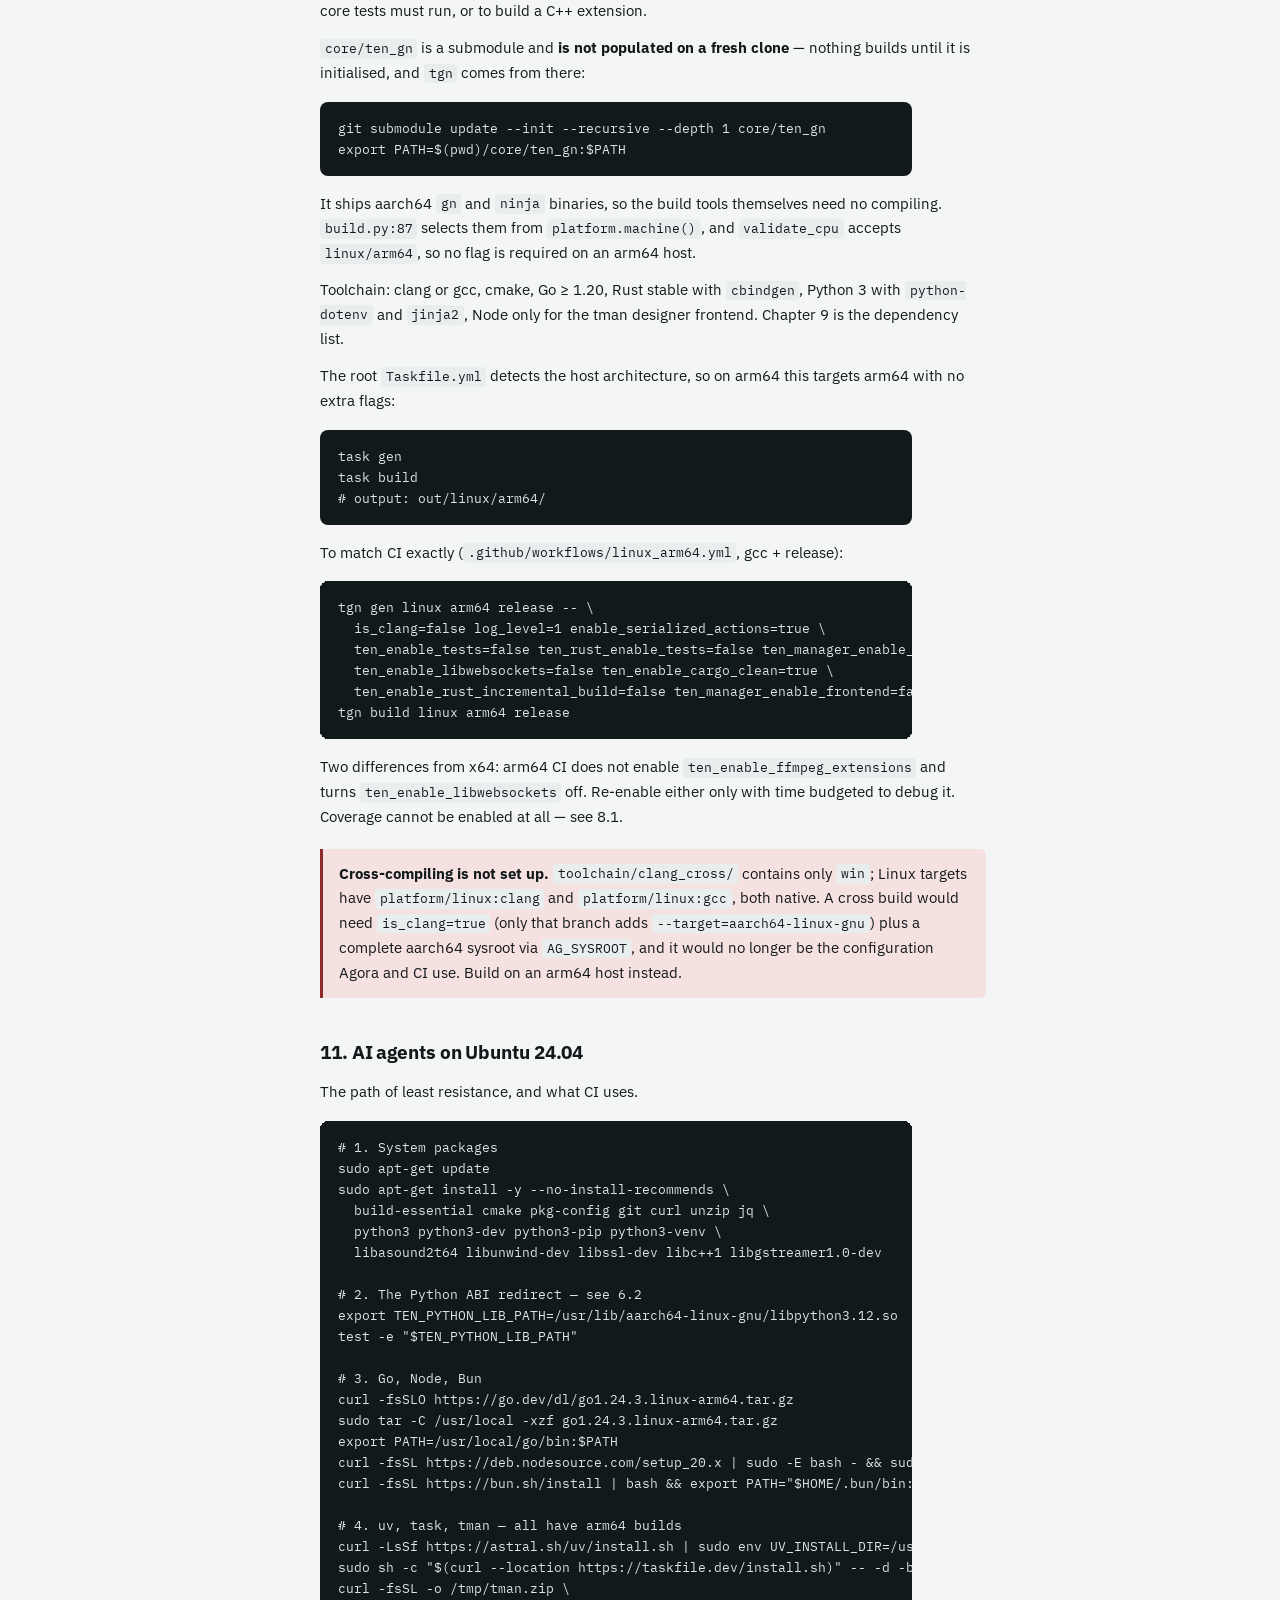
<file: docs/development/arm64_build.html>
<!doctype html>
<html lang="en">
<head>
<meta charset="utf-8">
<meta name="viewport" content="width=device-width, initial-scale=1">
<title>TEN Framework on arm64 — Technical Manual</title>
<link rel="preconnect" href="https://fonts.googleapis.com">
<link rel="preconnect" href="https://fonts.gstatic.com" crossorigin>
<link rel="stylesheet" href="https://fonts.googleapis.com/css2?family=IBM+Plex+Sans:wght@400;500;600;700&amp;family=IBM+Plex+Mono:wght@400;500;600&amp;display=swap">
<style>
:root{
  --paper:#F4F6F6; --card:#FFFFFF; --sunk:#E8EDED;
  --ink:#12191B; --ink-2:#45555A; --ink-3:#77878C;
  --rule:#D3DBDC; --rule-2:#B7C3C5;
  --accent:#0F5F6B; --accent-soft:#DCECEE;
  --warn:#9A4B12; --warn-soft:#F7E8DC;
  --danger:#8E2A2A; --danger-soft:#F6E1E1;
  --ok:#1B6144; --ok-soft:#DDEDE5;
  --code-bg:#12191B; --code-ink:#DCE4E5;
  --measure:74ch;
}
@media (prefers-color-scheme:dark){:root:not([data-theme="light"]){
  --paper:#0F1416; --card:#171E20; --sunk:#0A0E10;
  --ink:#E4EAEA; --ink-2:#9DAEB2; --ink-3:#6E7F84;
  --rule:#263033; --rule-2:#374447;
  --accent:#4EC5D3; --accent-soft:#12292D;
  --warn:#E4A063; --warn-soft:#2A1F14;
  --danger:#E48A80; --danger-soft:#2B1817;
  --ok:#63C39B; --ok-soft:#12251D;
  --code-bg:#0A0E10; --code-ink:#DCE4E5;
}}
:root[data-theme="dark"]{
  --paper:#0F1416; --card:#171E20; --sunk:#0A0E10;
  --ink:#E4EAEA; --ink-2:#9DAEB2; --ink-3:#6E7F84;
  --rule:#263033; --rule-2:#374447;
  --accent:#4EC5D3; --accent-soft:#12292D;
  --warn:#E4A063; --warn-soft:#2A1F14;
  --danger:#E48A80; --danger-soft:#2B1817;
  --ok:#63C39B; --ok-soft:#12251D;
  --code-bg:#0A0E10; --code-ink:#DCE4E5;
}
*{box-sizing:border-box}
html{scroll-behavior:smooth; scroll-padding-top:1.5rem}
body{
  margin:0; background:var(--paper); color:var(--ink);
  font-family:"IBM Plex Sans",-apple-system,"Noto Sans TC","Microsoft JhengHei",sans-serif;
  font-size:15px; line-height:1.65; -webkit-font-smoothing:antialiased;
}
code,pre,.mono{font-family:"IBM Plex Mono",ui-monospace,Menlo,Consolas,monospace}

/* ---------- shell ---------- */
.shell{display:grid; grid-template-columns:17rem minmax(0,1fr); max-width:86rem; margin:0 auto}
@media(max-width:64rem){.shell{grid-template-columns:1fr}}

nav.toc{
  position:sticky; top:0; align-self:start; max-height:100vh; overflow-y:auto;
  padding:2rem 1rem 3rem 1.5rem; border-right:1px solid var(--rule);
  font-size:.84rem; line-height:1.5;
}
@media(max-width:64rem){nav.toc{position:static; max-height:none; border-right:0; border-bottom:1px solid var(--rule)}}
nav.toc .brand{font-weight:700; font-size:.95rem; margin-bottom:.15rem; color:var(--ink)}
nav.toc .brandsub{color:var(--ink-3); font-size:.78rem; margin-bottom:1.4rem}
nav.toc .part{
  margin:1.1rem 0 .3rem; font-size:.7rem; letter-spacing:.09em; text-transform:uppercase;
  color:var(--ink-3); font-weight:600;
}
nav.toc a{display:block; color:var(--ink-2); text-decoration:none; padding:.16rem 0 .16rem .55rem;
  border-left:2px solid transparent}
nav.toc a:hover{color:var(--accent); border-left-color:var(--accent)}
nav.toc a .n{color:var(--ink-3); display:inline-block; min-width:1.5rem}

main{padding:2.5rem 3rem 6rem; min-width:0}
@media(max-width:64rem){main{padding:2rem 1.25rem 4rem}}
main > *{max-width:var(--measure)}
main > figure, main > .wide{max-width:none}

/* ---------- type ---------- */
h1{font-size:2.1rem; line-height:1.2; margin:0 0 .5rem; letter-spacing:-.02em}
.lede{font-size:1.05rem; color:var(--ink-2); margin:0 0 2rem; max-width:66ch}
h2{font-size:1.6rem; margin:3.5rem 0 .2rem; padding-top:2rem; border-top:2px solid var(--rule-2);
   letter-spacing:-.01em}
h2 .pnum{display:block; font-size:.7rem; letter-spacing:.1em; text-transform:uppercase;
   color:var(--ink-3); font-weight:600; margin-bottom:.35rem}
h3{font-size:1.18rem; margin:2.4rem 0 .4rem; letter-spacing:-.005em}
h4{font-size:1rem; margin:1.6rem 0 .35rem; color:var(--accent)}
h5{font-size:.9rem; margin:1.2rem 0 .3rem; color:var(--ink-2); font-weight:600}
p{margin:.75rem 0}
strong{font-weight:600}
a{color:var(--accent)}

code{background:var(--sunk); padding:.1em .36em; border-radius:3px; font-size:.87em}
pre{background:var(--code-bg); color:var(--code-ink); padding:1rem 1.15rem; border-radius:8px;
  overflow-x:auto; font-size:.82rem; line-height:1.6; margin:1rem 0}
pre code{background:none; padding:0; color:inherit; font-size:inherit}

table{border-collapse:collapse; margin:1.1rem 0; font-size:.88rem; width:100%;
  display:block; overflow-x:auto}
th,td{text-align:left; padding:.5rem .7rem; border-bottom:1px solid var(--rule); vertical-align:top}
th{background:var(--sunk); font-weight:600; white-space:nowrap}
td code{white-space:nowrap}

ul,ol{margin:.75rem 0; padding-left:1.4rem}
li{margin:.3rem 0}

/* ---------- callouts ---------- */
.note,.warn,.bad,.ok{border-left:3px solid; padding:.8rem 1rem; margin:1.2rem 0; border-radius:0 6px 6px 0}
.note{border-color:var(--accent); background:var(--accent-soft)}
.warn{border-color:var(--warn);   background:var(--warn-soft)}
.bad {border-color:var(--danger); background:var(--danger-soft)}
.ok  {border-color:var(--ok);     background:var(--ok-soft)}
.note > :first-child,.warn > :first-child,.bad > :first-child,.ok > :first-child{margin-top:0}
.note > :last-child,.warn > :last-child,.bad > :last-child,.ok > :last-child{margin-bottom:0}

.src{color:var(--ink-3); font-size:.82rem; margin:.3rem 0 .8rem}
.src code{background:none; padding:0; color:var(--ink-3)}

/* ---------- figures ---------- */
figure{margin:1.8rem 0; padding:1.2rem 1.2rem .9rem; background:var(--card);
  border:1px solid var(--rule); border-radius:10px; max-width:none}
figure svg{display:block; margin:0 auto; max-width:100%; height:auto; color:var(--ink)}
figcaption{margin-top:.9rem; padding-top:.7rem; border-top:1px solid var(--rule);
  font-size:.84rem; color:var(--ink-2); line-height:1.55}
figcaption b{color:var(--ink)}

/* diagram helpers */
.d-label{font:600 12px "IBM Plex Sans",sans-serif}
.d-sub{font:400 10.5px "IBM Plex Mono",monospace; fill:currentColor; fill-opacity:.62}
.d-edge{font:400 10.5px "IBM Plex Mono",monospace; fill:currentColor; fill-opacity:.75}
.d-box{fill:none; stroke:currentColor; stroke-width:1.25; rx:6}
.d-box-soft{fill:currentColor; fill-opacity:.045; stroke:currentColor; stroke-width:1.25; rx:6}
.d-line{stroke:currentColor; stroke-width:1.25; fill:none}
.d-dash{stroke:currentColor; stroke-width:1.25; fill:none; stroke-dasharray:4 3; opacity:.55}
.d-hot{stroke:#C2410C; stroke-width:1.9; fill:none}
.d-hot-t{fill:#C2410C; font:600 11px "IBM Plex Sans",sans-serif}
.d-hot-b{fill:#C2410C; fill-opacity:.09; stroke:#C2410C; stroke-width:1.6; rx:6}
@media (prefers-color-scheme:dark){:root:not([data-theme="light"]) .d-hot{stroke:#F59E6B}
  :root:not([data-theme="light"]) .d-hot-t{fill:#F59E6B}
  :root:not([data-theme="light"]) .d-hot-b{fill:#F59E6B; fill-opacity:.12; stroke:#F59E6B}}
:root[data-theme="dark"] .d-hot{stroke:#F59E6B}
:root[data-theme="dark"] .d-hot-t{fill:#F59E6B}
:root[data-theme="dark"] .d-hot-b{fill:#F59E6B; fill-opacity:.12; stroke:#F59E6B}
</style>
</head>
<body>
<div class="shell">
<nav class="toc" aria-label="Contents">
  <div class="brand">TEN Framework on arm64</div>
  <div class="brandsub">Technical manual · <code>feat/arm64-native-build</code></div>

  <a href="#top"><span class="n">—</span>Front matter</a>

  <div class="part">Part I — Architecture</div>
  <a href="#ch1"><span class="n">1</span>The layer stack</a>
  <a href="#ch2"><span class="n">2</span>Two halves of the repo</a>
  <a href="#ch3"><span class="n">3</span>Messages and routing</a>
  <a href="#ch4"><span class="n">4</span>RPC: cmd and CmdResult</a>
  <a href="#ch5"><span class="n">5</span>How an addon is loaded</a>

  <div class="part">Part II — Platform</div>
  <a href="#ch6"><span class="n">6</span>The ABI floor</a>
  <a href="#ch7"><span class="n">7</span>Which <code>.so</code> does what</a>
  <a href="#ch8"><span class="n">8</span>Component inventory</a>
  <a href="#ch9"><span class="n">9</span>Build dependencies</a>

  <div class="part">Part III — Building</div>
  <a href="#ch10"><span class="n">10</span>The core from source</a>
  <a href="#ch11"><span class="n">11</span>Agents on Ubuntu 24.04</a>
  <a href="#ch12"><span class="n">12</span>Agents on RPM distros</a>
  <a href="#ch13"><span class="n">13</span>Agents in a container</a>
  <a href="#ch14"><span class="n">14</span>Building <code>agora_rtc</code></a>

  <div class="part">Part IV — Development</div>
  <a href="#ch15"><span class="n">15</span>Writing an extension</a>
  <a href="#ch16"><span class="n">16</span>Version management</a>
  <a href="#ch17"><span class="n">17</span>Configuration</a>
  <a href="#ch18"><span class="n">18</span>Testing</a>

  <div class="part">Part V — Operations</div>
  <a href="#ch19"><span class="n">19</span>The scripts</a>
  <a href="#ch20"><span class="n">20</span>Where the logs are</a>
  <a href="#ch21"><span class="n">21</span>Diagnosing by symptom</a>
  <a href="#ch22"><span class="n">22</span>Quick reference</a>

  <div class="part">Part VI — Status</div>
  <a href="#ch23"><span class="n">23</span>Worth fixing upstream</a>
  <a href="#ch24"><span class="n">24</span>Not covered here</a>

  <div class="part">Figures</div>
  <a href="#fig1"><span class="n">1</span>Layer stack</a>
  <a href="#fig2"><span class="n">2</span><code>source</code> vs <code>dest</code></a>
  <a href="#fig3"><span class="n">3</span>Unrouted message</a>
  <a href="#fig4"><span class="n">4</span>Addon load</a>
  <a href="#fig5"><span class="n">5</span>Python ABI</a>
  <a href="#fig6"><span class="n">6</span>RTC is two packages</a>
  <a href="#fig7"><span class="n">7</span>RTC build pipeline</a>
  <a href="#fig8"><span class="n">8</span>Version pinning</a>
  <a href="#fig9"><span class="n">9</span><code>${env:}</code> states</a>
  <a href="#fig10"><span class="n">10</span>Log routing</a>
  <a href="#fig11"><span class="n">11</span>Worker start</a>
</nav>

<main id="top">

<h1>TEN Framework on arm64</h1>
<p class="lede">A working manual for running and building TEN Framework on aarch64
Linux: what the framework is made of, which parts are architecture-dependent,
how to build each of them, and how to find out what went wrong.</p>

<p>Written against <code>feat/arm64-native-build</code>. Every claim here was
checked against the source or run on a machine; where something could not be
verified it says so rather than guessing. Source citations carry a file and a
line number — those line numbers were re-checked against the tree at the time of
writing, not remembered.</p>

<table>
<thead><tr><th>Part</th><th>Covers</th></tr></thead>
<tbody>
<tr><td>I — Architecture</td><td>The layer stack, how extensions talk to each other, how the runtime loads them</td></tr>
<tr><td>II — Platform</td><td>The ABI floor, which shared object does what, the build system and its flags</td></tr>
<tr><td>III — Building</td><td>The framework core, the agents on three distribution families, and <code>agora_rtc</code></td></tr>
<tr><td>IV — Development</td><td>Writing and maintaining an extension, version pinning, swapping vendors, testing</td></tr>
<tr><td>V — Operations</td><td>The scripts, where the logs are, and diagnosing by symptom</td></tr>
<tr><td>VI — Status</td><td>What is left for upstream, and what this manual does not cover</td></tr>
</tbody>
</table>

<div class="note">
<p>A Traditional Chinese edition of this manual, with the same eleven figures, is
alongside it at <a href="arm64_build.zh-TW.html"><code>arm64_build.zh-TW.html</code></a>.</p>
</div>

<h4>Where to start</h4>
<ul>
<li>Running the agents on an arm64 box → <a href="#part3">Part III</a>, then <a href="#part5">Part V</a></li>
<li>RTC does not work → <a href="#ch14">ch. 14, Building <code>agora_rtc</code> for aarch64</a></li>
<li>Something fails and the UI says nothing → <a href="#ch21">ch. 21, Diagnosing by symptom</a></li>
<li>Writing an extension → <a href="#part4">Part IV</a></li>
<li>Deciding whether a change is arm64-specific → <a href="#part2">Part II</a></li>
</ul>
<h2 id="part1"><span class="pnum">Part I</span>Architecture</h2>

<h3 id="ch1">1. The layer stack</h3>

<p>A vendor extension is Python-only and sits at the top of four layers. Which
layer a change lands in decides the toolchain, the CI job, and whether the
change is architecture-dependent at all.</p>

<figure id="fig1">
<svg viewBox="-26 0 986 336" role="img" aria-label="Four-layer stack: a Python extension sits on ten_ai_base, which sits on a language binding, which sits on the C runtime. Adding a vendor touches only the top layer; changing a message type reaches the bottom two, which are the other half of the repository.">
  <defs><marker id="a1" viewBox="0 0 10 10" refX="9" refY="5" markerWidth="6" markerHeight="6" orient="auto-start-reverse"><path d="M0,0 L10,5 L0,10 z" fill="currentColor"/></marker></defs>

  <!-- boxes -->
  <rect class="d-hot-b" x="210" y="20"  width="380" height="48"/>
  <rect class="d-box-soft" x="210" y="98"  width="380" height="48"/>
  <rect class="d-box-soft" x="210" y="176" width="380" height="48"/>
  <rect class="d-box-soft" x="210" y="254" width="380" height="48"/>

  <text class="d-label d-hot-t" x="400" y="40" text-anchor="middle">extension  (Python)</text>
  <text class="d-sub" x="400" y="56" text-anchor="middle">deepgram_asr_python, elevenlabs_tts2_python, …</text>

  <text class="d-label" x="400" y="118" text-anchor="middle" fill="currentColor">ten_ai_base</text>
  <text class="d-sub" x="400" y="134" text-anchor="middle">AsyncASRBaseExtension, AsyncTTS2BaseExtension, …</text>

  <text class="d-label" x="400" y="196" text-anchor="middle" fill="currentColor">language binding</text>
  <text class="d-sub" x="400" y="212" text-anchor="middle">libten_runtime_python.so / _go.so / _nodejs.so</text>

  <text class="d-label" x="400" y="274" text-anchor="middle" fill="currentColor">C runtime</text>
  <text class="d-sub" x="400" y="290" text-anchor="middle">graph parsing · lifecycle · message routing · addon loading</text>

  <!-- vertical "built on" arrows -->
  <line class="d-line" x1="260" y1="96" x2="260" y2="70" marker-end="url(#a1)"/>
  <line class="d-line" x1="260" y1="174" x2="260" y2="148" marker-end="url(#a1)"/>
  <line class="d-line" x1="260" y1="252" x2="260" y2="226" marker-end="url(#a1)"/>
  <text class="d-edge" x="274" y="87">subclasses</text>
  <text class="d-edge" x="274" y="165">import ten_runtime</text>
  <text class="d-edge" x="274" y="243">links libten_runtime.so</text>

  <!-- right provenance -->
  <text class="d-sub" x="608" y="40">ai_agents/agents/ten_packages/extension/&lt;name&gt;/</text>
  <text class="d-sub" x="608" y="55">editable source in this repo</text>
  <text class="d-sub" x="608" y="118">registry dependency — NOT source here;</text>
  <text class="d-sub" x="608" y="133">materialised by `tman install` into the tenapp</text>
  <text class="d-sub" x="608" y="196">core/src/ten_runtime/binding/{python,go,nodejs}</text>
  <text class="d-sub" x="608" y="274">core/src/ten_runtime</text>

  <!-- left brackets -->
  <path class="d-hot" d="M200 20 L188 20 L188 68 L200 68"/>
  <text class="d-hot-t" x="180" y="40" text-anchor="end">add a vendor:</text>
  <text class="d-hot-t" x="180" y="56" text-anchor="end">only this layer</text>

  <path class="d-line" d="M200 176 L188 176 L188 302 L200 302"/>
  <text class="d-label" x="180" y="228" text-anchor="end" fill="currentColor">change a message type,</text>
  <text class="d-label" x="180" y="244" text-anchor="end" fill="currentColor">schema or lifecycle:</text>
  <text class="d-sub" x="180" y="262" text-anchor="end">core/ — GN+Ninja, different CI</text>
</svg>
<figcaption><b>Figure 1 — the four layers, and where a change lands.</b> Adding a
vendor touches only the top box: a new Python package, a manifest, and a graph
edit. Anything that alters a message type, a schema or a lifecycle contract
falls through to <code>core/</code>, which is a different build system, a
different CI job and the other half of the repository (ch. 2).
<code>ten_ai_base</code> is the layer people go looking for and cannot find —
it is a versioned registry dependency, so its source is not in a fresh checkout,
only inside an installed tenapp.</figcaption>
</figure>

<h3 id="ch2">2. The two halves of the repository</h3>

<table>
<thead><tr><th></th><th>Framework core</th><th>AI agents</th></tr></thead>
<tbody>
<tr><th>Paths</th><td><code>core/</code>, <code>packages/</code>, <code>tests/</code>, <code>build/</code>, <code>third_party/</code>, <code>tools/</code></td><td><code>ai_agents/</code></td></tr>
<tr><th>Languages</th><td>C/C++ runtime, Rust (<code>ten_rust</code>, <code>ten_manager</code>), Go/Python/Node bindings</td><td>Python extensions, Go API server, Next.js playground</td></tr>
<tr><th>Build</th><td>GN + Ninja through the <code>tgn</code> wrapper</td><td><code>task</code> targets</td></tr>
<tr><th>CI</th><td><code>linux_ubuntu2204.yml</code>, <code>mac_*</code>, <code>win.yml</code>, <code>tman_full_*</code></td><td><code>ai_agents.yaml</code></td></tr>
</tbody>
</table>

<p>The two CI sets use mutually exclusive <code>paths-ignore</code> filters: a
change under <code>ai_agents/</code> never triggers the core build, and a change
under <code>core/</code> never triggers the agents job.</p>

<p>Most of this manual concerns the agents half. Chapter 10 is the only one
about building the core.</p>

<h3 id="ch3">3. Messages and routing</h3>

<p>Extensions never call each other. Every interaction is a message, and the
graph's <code>connections</code> block decides who receives it. That is why
swapping a vendor is a JSON edit — and why a mistyped name fails silently.</p>

<h4>3.1 Five message types</h4>
<p class="src">Source: <code>core/include/ten_runtime/msg/msg.h</code></p>

<table>
<thead><tr><th>Type</th><th>Semantics</th><th>Typical use</th></tr></thead>
<tbody>
<tr><td><code>cmd</code></td><td><b>Has a reply</b> — the sender receives a <code>CmdResult</code></td><td><code>tool_register</code>, <code>on_user_joined</code></td></tr>
<tr><td><code>cmd_result</code></td><td>The reply, paired by the runtime</td><td>never routed by hand</td></tr>
<tr><td><code>data</code></td><td>One-way, structured</td><td><code>asr_result</code>, <code>metrics</code>, <code>tts_flush_end</code></td></tr>
<tr><td><code>audio_frame</code></td><td>One-way, zero-copy audio buffer</td><td><code>pcm_frame</code></td></tr>
<tr><td><code>video_frame</code></td><td>One-way, video buffer</td><td>vision extensions</td></tr>
</tbody>
</table>

<p>The runtime also defines internal commands — <code>START_GRAPH</code>,
<code>STOP_GRAPH</code>, <code>CLOSE_APP</code>, <code>TIMER</code>,
<code>TIMEOUT</code>, <code>TRIGGER_LIFE_CYCLE</code> — which the framework uses
itself.</p>

<h4>3.2 The connections block, and why direction is written twice</h4>

<p>Routing lives in <code>tenapp/property.json</code> under
<code>predefined_graphs[].graph.connections</code>. Each block hangs off one
node, keyed by the node's <b><code>name</code></b>, not its addon. Direction
comes from <code>source</code> (these nodes send to me) or <code>dest</code> (I
send to these nodes) — and both are legal, so the same edge may be declared from
either end.</p>

<figure id="fig2">
<svg viewBox="0 0 900 322" role="img" aria-label="Three graph nodes connected by data messages. The same edge between stt and main_control can be declared either as a source entry under main_control or as a dest entry under stt; both produce the identical link, so reading a graph means checking both ends.">
  <defs><marker id="a2" viewBox="0 0 10 10" refX="9" refY="5" markerWidth="6" markerHeight="6" orient="auto-start-reverse"><path d="M0,0 L10,5 L0,10 z" fill="currentColor"/></marker></defs>

  <rect class="d-box-soft" x="30"  y="30" width="180" height="54"/>
  <rect class="d-box-soft" x="350" y="30" width="200" height="54"/>
  <rect class="d-box-soft" x="690" y="30" width="180" height="54"/>

  <text class="d-label" x="120" y="52" text-anchor="middle" fill="currentColor">stt</text>
  <text class="d-sub"   x="120" y="70" text-anchor="middle">addon: soniox_asr_python</text>
  <text class="d-label" x="450" y="52" text-anchor="middle" fill="currentColor">main_control</text>
  <text class="d-sub"   x="450" y="70" text-anchor="middle">addon: main_python</text>
  <text class="d-label" x="780" y="52" text-anchor="middle" fill="currentColor">tts</text>
  <text class="d-sub"   x="780" y="70" text-anchor="middle">addon: elevenlabs_tts2_python</text>

  <line class="d-hot" x1="212" y1="57" x2="346" y2="57" marker-end="url(#a2)"/>
  <text class="d-hot-t" x="279" y="24" text-anchor="middle">data  "asr_result"</text>

  <line class="d-line" x1="552" y1="57" x2="686" y2="57" marker-end="url(#a2)"/>
  <text class="d-edge" x="619" y="24" text-anchor="middle">data  "tts_text_input"</text>

  <!-- two declarations of the same edge -->
  <rect class="d-box" x="30"  y="150" width="380" height="104"/>
  <rect class="d-box" x="480" y="150" width="380" height="104"/>

  <text class="d-label d-hot-t" x="220" y="172" text-anchor="middle">declared on main_control — subscribe</text>
  <text class="d-sub" x="46" y="196">{ "extension": "main_control",</text>
  <text class="d-sub" x="46" y="212">&#160; "data": [ { "name": "asr_result",</text>
  <text class="d-sub" x="46" y="228">&#160;&#160;&#160;&#160; "source": [ {"extension": "stt"} ] } ] }</text>

  <text class="d-label d-hot-t" x="670" y="172" text-anchor="middle">declared on stt — publish</text>
  <text class="d-sub" x="496" y="196">{ "extension": "stt",</text>
  <text class="d-sub" x="496" y="212">&#160; "data": [ { "name": "asr_result",</text>
  <text class="d-sub" x="496" y="228">&#160;&#160;&#160;&#160; "dest": [ {"extension": "main_control"} ] } ] }</text>

  <path class="d-dash" d="M220 148 L220 120 L279 120 L279 66"/>
  <path class="d-dash" d="M670 148 L670 120 L279 120"/>
  <text class="d-hot-t" x="279" y="112" text-anchor="middle">the same edge — either end</text>

  <text class="d-sub" x="30" y="284">"extension" keys a connections block by the node's name — never by its addon. Swapping a vendor changes addon and must leave name alone.</text>
  <text class="d-sub" x="30" y="302">cmd blocks take "names" (an array); data / audio_frame / video_frame take "name" (a single string).</text>
</svg>
<figcaption><b>Figure 2 — one edge, two ways to write it.</b> Reading a graph
means checking both ends: an extension's inbound links may be declared on itself
with <code>source</code>, or on the sender with <code>dest</code>, and neither
form is preferred by the runtime. The routing key throughout is the node's
<code>name</code>, which is why renaming a node to match a new vendor silently
detaches it from the pipeline while the <code>addon</code> swap itself works
fine.</figcaption>
</figure>

<h4>3.3 Three names must match</h4>

<p>An extension is instantiated only if all three agree. When they do not, it
fails <b>silently at graph load</b> — no error, the extension simply is not
there:</p>

<ol>
<li>the <code>@register_addon_as_extension("x")</code> argument in <code>addon.py</code></li>
<li>the <code>name</code> field in that extension's <code>manifest.json</code></li>
<li>the <code>addon</code> field of the graph node</li>
</ol>

<p>A node's <code>name</code> is a separate thing: the instance's label within
the graph, and what <code>connections</code> routes by. When swapping a vendor,
change <code>addon</code> and <b>leave <code>name</code> alone</b>.</p>

<h4>3.4 Unrouted messages are dropped — and the warning is throttled</h4>

<p>Sending a message the graph has no connection for produces a warning and
nothing else. The warning is easy to miss for a reason that is not obvious from
the log: it is rate-limited per message name.</p>

<figure id="fig3">
<svg viewBox="0 0 880 424" role="img" aria-label="A send_data call whose message name has no destination in the graph: the runtime sets MSG_NOT_CONNECTED, increments a per-extension per-name counter, and logs a warning only when that counter is a multiple of one thousand — so the line appears on the first occurrence and then every thousandth.">
  <defs><marker id="a3" viewBox="0 0 10 10" refX="9" refY="5" markerWidth="6" markerHeight="6" orient="auto-start-reverse"><path d="M0,0 L10,5 L0,10 z" fill="currentColor"/></marker></defs>

  <rect class="d-box-soft" x="20" y="24" width="170" height="52"/>
  <text class="d-label" x="105" y="46" text-anchor="middle" fill="currentColor">send_data(msg)</text>
  <text class="d-sub"   x="105" y="63" text-anchor="middle">name = "error"</text>

  <rect class="d-box" x="230" y="24" width="330" height="52"/>
  <text class="d-label" x="395" y="46" text-anchor="middle" fill="currentColor">look the name up in the graph's connections</text>
  <text class="d-sub"   x="395" y="63" text-anchor="middle">runtime routing</text>

  <line class="d-line" x1="192" y1="50" x2="226" y2="50" marker-end="url(#a3)"/>

  <rect class="d-box" x="620" y="24" width="240" height="52"/>
  <text class="d-label" x="740" y="46" text-anchor="middle" fill="currentColor">found → delivered</text>
  <text class="d-sub"   x="740" y="63" text-anchor="middle">to every dest of that name</text>
  <line class="d-line" x1="562" y1="50" x2="616" y2="50" marker-end="url(#a3)"/>

  <line class="d-hot" x1="395" y1="78" x2="395" y2="108" marker-end="url(#a3)"/>
  <text class="d-hot-t" x="408" y="98">no destination</text>

  <rect class="d-box" x="230" y="112" width="330" height="52"/>
  <text class="d-label" x="395" y="134" text-anchor="middle" fill="currentColor">ten_error_set(TEN_ERROR_CODE_MSG_NOT_CONNECTED)</text>
  <text class="d-sub"   x="395" y="151" text-anchor="middle">extension.c:435 — "Failed to find destination of a '%s' message '%s'"</text>

  <line class="d-line" x1="395" y1="166" x2="395" y2="196" marker-end="url(#a3)"/>

  <rect class="d-box" x="230" y="200" width="330" height="52"/>
  <text class="d-label" x="395" y="222" text-anchor="middle" fill="currentColor">increment_msg_not_connected_count(ext, name)</text>
  <text class="d-sub"   x="395" y="239" text-anchor="middle">send.c:161 — one counter per (extension, message name)</text>

  <line class="d-line" x1="395" y1="254" x2="395" y2="284" marker-end="url(#a3)"/>

  <rect class="d-hot-b" x="255" y="288" width="280" height="46"/>
  <text class="d-label d-hot-t" x="395" y="310" text-anchor="middle">count % 1000 == 0 ?</text>
  <text class="d-sub"  x="395" y="326" text-anchor="middle">msg_not_connected_cnt.c:76</text>

  <path class="d-line" d="M295 336 L295 358" marker-end="url(#a3)"/>
  <path class="d-hot"  d="M495 336 L495 358" marker-end="url(#a3)"/>
  <text class="d-edge"  x="286" y="352" text-anchor="end">false</text>
  <text class="d-hot-t" x="506" y="352">true</text>

  <rect class="d-box" x="60" y="362" width="290" height="46"/>
  <text class="d-label" x="205" y="384" text-anchor="middle" fill="currentColor">silent — nothing is logged</text>
  <text class="d-sub"   x="205" y="400" text-anchor="middle">the message is still dropped</text>

  <rect class="d-hot-b" x="410" y="362" width="330" height="46"/>
  <text class="d-label d-hot-t" x="575" y="384" text-anchor="middle">TEN_LOGW — send.c:163</text>
  <text class="d-sub"   x="575" y="400" text-anchor="middle">counter resets to 0 in the same branch</text>

  <text class="d-hot-t" x="600" y="222">prints on occurrence 1,</text>
  <text class="d-hot-t" x="600" y="238">then every 1000th</text>
  <text class="d-sub"   x="600" y="256">TEN_MSG_NOT_CONNECTED_COUNT_</text>
  <text class="d-sub"   x="600" y="270">RESET_THRESHOLD = 1000</text>
</svg>
<figcaption><b>Figure 3 — a dropped message logs once, then once per thousand.</b>
The counter starts at zero and zero satisfies <code>% 1000 == 0</code>, so the
first occurrence always prints; the branch then resets the counter, and the next
999 are silent. The practical consequence is that <b>the absence of this warning
proves nothing</b> — a message dropped a few hundred times an hour may have
logged exactly once, hours ago. The counter is keyed per extension <em>and</em>
per message name, so a second unrouted name gets its own first-occurrence
line.</figcaption>
</figure>

<pre><code>W ten:runtime ten_env_send_msg_internal@send.c:163
  Failed to send message: Failed to find destination of a 'data' message 'error' from graph.</code></pre>

<div class="warn">
<p><b>This is a real case.</b> The ASR extension emits an <code>error</code> data
message, but <code>websocket-example</code>'s graph routes only
<code>asr_result</code>, <code>metrics</code> and <code>tts_flush_end</code>. A
missing API key therefore never reaches the UI and lives only in the log. When
the interface shows nothing, grep for that line first — and, given the
throttling above, grep the whole log rather than its tail.</p>
</div>

<h3 id="ch4">4. RPC: cmd and CmdResult</h3>
<p class="src">Source: <code>core/src/ten_runtime/binding/python/interface/ten_runtime/async_ten_env.py</code></p>

<p><code>cmd</code> is the framework's RPC. Python offers two shapes.</p>

<h5>Single reply</h5>
<pre><code>result, err = await ten_env.send_cmd(cmd)
# the runtime guarantees result.is_completed()</code></pre>

<h5>Streamed replies</h5>
<pre><code>async for result, err in ten_env.send_cmd_ex(cmd):
    if err: break
    ...
    if result.is_completed(): break</code></pre>

<p><code>send_cmd_ex</code> backs onto a queue of <code>maxsize=10</code>, so
intermediate results arrive as they are produced and the last one carries
<code>is_completed()</code>. Token-by-token LLM output travels this way.</p>

<h5>Replying</h5>
<pre><code>await ten_env.return_result(CmdResult.create(StatusCode.OK, cmd))</code></pre>

<h5>One-way sends</h5>
<pre><code>await ten_env.send_data(data)
await ten_env.send_audio_frame(frame)
await ten_env.send_video_frame(frame)</code></pre>

<p>Each accepts an optional <code>SendOptions</code>; the default is
fire-and-forget, while <code>wait_for_result=True</code> waits for the runtime to
confirm delivery — which reports whether it was delivered, not what the receiver
did with it.</p>

<div class="bad">
<p>Two mistakes that cost the most time:</p>
<ul>
<li><code>ten_env.get_property_*()</code> returns a <b><code>(value, error)</code>
tuple</b>, not the value. Always take <code>[0]</code>.</li>
<li>Extensions run off the main thread, so <b>no signal handlers and no
<code>atexit</code></b>. Clean up in <code>on_stop()</code>.</li>
</ul>
</div>

<h3 id="ch5">5. How the runtime loads an addon</h3>
<p class="src">Source: <code>core/src/ten_runtime/addon/addon_autoload.c</code></p>

<p>An addon package is a directory. The runtime scans its <code>lib/</code>
subdirectory and <code>dlopen</code>s <b>every <code>.so</code> it finds
there</b> — it does not consult the manifest for a filename, and it does not
skip objects it cannot load.</p>

<figure id="fig4">
<svg viewBox="0 0 924 372" role="img" aria-label="The runtime scans each addon package's lib directory and dlopens every shared object in it. A successful load registers the addon; a load that fails because the object is the wrong architecture makes the extension absent from the graph rather than degraded.">
  <defs><marker id="a4" viewBox="0 0 10 10" refX="9" refY="5" markerWidth="6" markerHeight="6" orient="auto-start-reverse"><path d="M0,0 L10,5 L0,10 z" fill="currentColor"/></marker></defs>

  <rect class="d-box" x="20" y="24" width="330" height="264"/>
  <text class="d-label" x="36" y="46" fill="currentColor">tenapp/ten_packages/</text>
  <text class="d-sub" x="36" y="72">├ system/</text>
  <text class="d-sub" x="36" y="88">│&#160;&#160;├ ten_runtime/lib/</text>
  <text class="d-sub" x="36" y="104">│&#160;&#160;│&#160;&#160;&#160;libten_runtime.so, libten_utils.so</text>
  <text class="d-sub" x="36" y="120">│&#160;&#160;└ ten_runtime_python/lib/</text>
  <text class="d-sub" x="36" y="136">│&#160;&#160;&#160;&#160;&#160;&#160;libten_runtime_python.so</text>
  <text class="d-sub" x="36" y="158">├ addon_loader/</text>
  <text class="d-sub" x="36" y="174">│&#160;&#160;└ python_addon_loader/lib/</text>
  <text class="d-sub" x="36" y="190">│&#160;&#160;&#160;&#160;&#160;&#160;libpython_addon_loader.so</text>
  <text class="d-sub" x="36" y="212">└ extension/</text>
  <text class="d-sub" x="36" y="228">&#160;&#160;&#160;├ agora_rtc/lib/</text>
  <text class="d-sub" x="36" y="244">&#160;&#160;&#160;│&#160;&#160;&#160;libagora_rtc.so&#160;&#160;&#160;← native</text>
  <text class="d-sub" x="36" y="260">&#160;&#160;&#160;└ soniox_asr_python/</text>
  <text class="d-sub" x="36" y="276">&#160;&#160;&#160;&#160;&#160;&#160;&#160;no lib/ at all&#160;&#160;← pure Python</text>

  <line class="d-line" x1="354" y1="90" x2="396" y2="90" marker-end="url(#a4)"/>
  <text class="d-edge" x="358" y="82">scan</text>

  <rect class="d-box" x="400" y="60" width="480" height="58"/>
  <text class="d-label" x="640" y="84" text-anchor="middle" fill="currentColor">load_all_dynamic_libraries_under_path(&lt;addon&gt;/lib/)</text>
  <text class="d-sub"   x="640" y="102" text-anchor="middle">addon_autoload.c:441 — "Load the library from the 'lib/' directory."</text>

  <line class="d-line" x1="640" y1="120" x2="640" y2="152" marker-end="url(#a4)"/>

  <rect class="d-box" x="400" y="156" width="480" height="48"/>
  <text class="d-label" x="640" y="180" text-anchor="middle" fill="currentColor">dlopen() every .so found there, one by one</text>
  <text class="d-sub"   x="640" y="196" text-anchor="middle">no filename filter, no architecture pre-check</text>

  <path class="d-line" d="M520 206 L520 240" marker-end="url(#a4)"/>
  <path class="d-hot"  d="M760 206 L760 240" marker-end="url(#a4)"/>
  <text class="d-edge"  x="511" y="228" text-anchor="end">ok</text>
  <text class="d-hot-t" x="770" y="228">ELF machine mismatch</text>

  <rect class="d-box" x="392" y="244" width="256" height="60"/>
  <text class="d-label" x="520" y="268" text-anchor="middle" fill="currentColor">addon registers itself</text>
  <text class="d-sub"   x="520" y="285" text-anchor="middle">the graph node instantiates</text>

  <rect class="d-hot-b" x="664" y="244" width="216" height="60"/>
  <text class="d-label d-hot-t" x="772" y="268" text-anchor="middle">load fails</text>
  <text class="d-sub"   x="772" y="285" text-anchor="middle">nothing registers</text>

  <text class="d-hot-t" x="640" y="332" text-anchor="middle">A failed dlopen is an ABSENT extension, not a degraded one.</text>
  <text class="d-sub"   x="640" y="350" text-anchor="middle">One x86-64 object anywhere under an addon's lib/ removes the whole addon on aarch64.</text>
</svg>
<figcaption><b>Figure 4 — the scan is unconditional, and that is the whole arm64
problem.</b> Because the runtime opens every object in <code>lib/</code>, a
single file of the wrong architecture is not skipped over: the addon fails to
register and the graph node it backs never instantiates. This is why an
architecture mismatch presents as <em>an extension that does not exist</em>
rather than one that misbehaves — and why edit 2 in ch. 14.4 removes an
x86-64-only artefact from the arm64 package rather than leaving it in
place.</figcaption>
</figure>

<p>An extension with native code is therefore two JSON files plus
<code>lib/*.so</code>; a pure-Python one has no <code>lib/</code> and reaches the
runtime through <code>python_addon_loader</code>.</p>
<h2 id="part2"><span class="pnum">Part II</span>Platform</h2>

<h3 id="ch6">6. The ABI floor</h3>

<p>Two properties of the published arm64 binaries decide whether they will load
at all. Both were read with <code>readelf</code> against
<code>ten_packages-linux-arm64-gcc-release.zip</code> at 0.11.71.</p>

<h4>6.1 glibc ≥ 2.38</h4>

<table>
<thead><tr><th>Library</th><th>Highest glibc symbol required</th></tr></thead>
<tbody>
<tr><td><code>libten_utils.so</code></td><td><code>__isoc23_strtol@GLIBC_2.38</code></td></tr>
<tr><td><code>libpython_addon_loader.so</code></td><td><code>__isoc23_strtol@GLIBC_2.38</code></td></tr>
<tr><td><code>libten_runtime.so</code></td><td><code>GLIBC_2.34</code></td></tr>
<tr><td><code>libten_runtime_python.so</code></td><td><code>GLIBC_2.17</code></td></tr>
</tbody>
</table>

<p>The x64 packages top out at 2.34 for the same libraries. The difference is not
a deliberate choice: <code>__isoc23_strtol</code> is what glibc's headers
redirect <code>strtol</code> to on 2.38+ with a recent GCC. It is an artefact of
<code>linux_arm64.yml</code> running on <code>ubuntu-24.04-arm</code> while
<code>linux_ubuntu2204.yml</code> runs on 22.04, and it raises the arm64 floor by
four glibc releases.</p>

<h4>6.2 The Python version must match the binding</h4>

<p><code>ten_runtime_python</code> is compiled against one Python's headers, and
<code>python_addon_loader</code> <code>dlopen</code>s libpython by a hardcoded
filename. On arm64 those two are not the same version.</p>

<figure id="fig5">
<svg viewBox="0 0 936 392" role="img" aria-label="The arm64 Python binding is compiled against Python 3.12 headers while the addon loader dlopens libpython3.10.so by default. The two artefacts disagree, so the loader must be redirected with TEN_PYTHON_LIB_PATH to the 3.12 library the binding was built against.">
  <defs><marker id="a5" viewBox="0 0 10 10" refX="9" refY="5" markerWidth="6" markerHeight="6" orient="auto-start-reverse"><path d="M0,0 L10,5 L0,10 z" fill="currentColor"/></marker></defs>

  <rect class="d-box" x="40" y="24" width="360" height="56"/>
  <text class="d-label" x="220" y="48" text-anchor="middle" fill="currentColor">libten_runtime_python.so</text>
  <text class="d-sub"   x="220" y="66" text-anchor="middle">the Python binding, arm64 package 0.11.71</text>

  <rect class="d-box" x="500" y="24" width="360" height="56"/>
  <text class="d-label" x="680" y="48" text-anchor="middle" fill="currentColor">libpython_addon_loader.so</text>
  <text class="d-sub"   x="680" y="66" text-anchor="middle">starts the interpreter inside the worker</text>

  <line class="d-line" x1="220" y1="82" x2="220" y2="110" marker-end="url(#a5)"/>
  <line class="d-line" x1="680" y1="82" x2="680" y2="110" marker-end="url(#a5)"/>

  <rect class="d-box-soft" x="40" y="114" width="360" height="52"/>
  <text class="d-label" x="220" y="138" text-anchor="middle" fill="currentColor">compiled against Python 3.12 headers</text>
  <text class="d-sub"   x="220" y="155" text-anchor="middle">needs the CPython 3.12 ABI at run time</text>

  <rect class="d-box-soft" x="500" y="114" width="360" height="52"/>
  <text class="d-label" x="680" y="138" text-anchor="middle" fill="currentColor">dlopen("libpython3.10.so")</text>
  <text class="d-sub"   x="680" y="155" text-anchor="middle">built-in default — same value as the x64 package</text>

  <path class="d-hot" d="M220 168 L220 190 L680 190 L680 168"/>
  <rect class="d-hot-b" x="270" y="196" width="360" height="50"/>
  <text class="d-label d-hot-t" x="450" y="218" text-anchor="middle">3.12 ≠ 3.10</text>
  <text class="d-sub" x="450" y="235" text-anchor="middle">the two arm64 artefacts disagree with each other</text>

  <text class="d-sub" x="668" y="216" >without the override, the worker prints:</text>
  <text class="d-sub" x="668" y="232" >[Python addon loader] Failed to load</text>
  <text class="d-sub" x="668" y="246" >system libpython.</text>

  <line class="d-line" x1="450" y1="248" x2="450" y2="274" marker-end="url(#a5)"/>

  <rect class="d-box" x="180" y="278" width="540" height="56"/>
  <text class="d-label" x="450" y="302" text-anchor="middle" fill="currentColor">export TEN_PYTHON_LIB_PATH=…/libpython3.12.so</text>
  <text class="d-sub"   x="450" y="320" text-anchor="middle">/usr/lib/aarch64-linux-gnu/ on Debian layouts&#160;&#160;·&#160;&#160;/usr/lib64/ on RPM layouts</text>

  <line class="d-line" x1="450" y1="336" x2="450" y2="358" marker-end="url(#a5)"/>
  <text class="d-label" x="450" y="376" text-anchor="middle" fill="currentColor">the loader opens 3.12 — the binding is satisfied, extensions import</text>
</svg>
<figcaption><b>Figure 5 — the one setting no arm64 host works without.</b> The
mismatch is internal to the published arm64 packages: nothing about the host
causes it, and no host configuration removes it except pointing the loader at the
right library. <code>TEN_PYTHON_LIB_PATH</code> overrides only the loader's
<code>dlopen</code> target; it does not change which Python
<code>uv pip install --system</code> writes into, which is a separate trap
(12.4).</figcaption>
</figure>

<div class="warn">
<p><code>tman check env</code> still reports <em>"TEN Framework only supports
Python 3.10"</em> and suggests <code>pyenv install 3.10.18</code>. On arm64 that
advice is wrong for the published packages — following it gives a 3.10
interpreter against a 3.12 binding.</p>
</div>

<h4>6.3 Distribution compatibility</h4>

<table>
<thead><tr><th>Distribution</th><th>glibc</th><th>System Python</th><th>Prebuilt arm64 packages</th></tr></thead>
<tbody>
<tr><td>Ubuntu 24.04 LTS</td><td>2.39</td><td>3.12</td><td><b>Works</b> — set <code>TEN_PYTHON_LIB_PATH</code></td></tr>
<tr><td>Ubuntu 24.10 / 25.04</td><td>2.40+</td><td>3.12+</td><td>Works if libpython matches 3.12</td></tr>
<tr><td>Debian 13 (trixie)</td><td>2.41</td><td>3.13</td><td>Needs a 3.12 libpython installed</td></tr>
<tr><td>Fedora 39 / 40</td><td>2.38 / 2.39</td><td>3.12</td><td><b>Works</b> — libpython is under <code>/usr/lib64</code></td></tr>
<tr><td>Fedora 41+</td><td>2.40+</td><td>3.13</td><td><b>Works</b> — needs <code>python3.12</code> alongside</td></tr>
<tr><td>Lychee 2025 (Fedora rebuild)</td><td>2.41</td><td>3.13</td><td><b>Verified</b> — the platform ch. 12 was written on</td></tr>
<tr><td>Ubuntu 22.04 LTS</td><td>2.35</td><td>3.10</td><td><b>No</b> — below the floor</td></tr>
<tr><td>Debian 12 (bookworm)</td><td>2.36</td><td>3.11</td><td><b>No</b></td></tr>
<tr><td>RHEL / Rocky 9</td><td>2.34</td><td>3.9</td><td><b>No</b></td></tr>
<tr><td>Amazon Linux 2023</td><td>2.34</td><td>3.9</td><td><b>No</b> — relevant for Graviton</td></tr>
<tr><td>Alpine (musl)</td><td>—</td><td>—</td><td><b>No</b> — no musl builds exist</td></tr>
</tbody>
</table>

<div class="note">
<p>Below the floor, do not fight the prebuilt packages. Build the core from
source instead (ch. 10): the result links against your own glibc and your own
Python, which sidesteps both constraints at once.</p>
</div>

<h3 id="ch7">7. Which shared object does what</h3>

<p>Four questions per row: what it provides, what produces it, what loads or
links it, and whether an aarch64 build exists.</p>

<table>
<thead><tr><th><code>.so</code></th><th>Provides</th><th>Produced by</th><th>Loaded / linked by</th><th>aarch64</th></tr></thead>
<tbody>
<tr><td><code>libten_utils.so</code></td><td>strings, containers, logging, backtrace, atomics, <code>${env:}</code> resolution</td><td><code>core/src/ten_utils/BUILD.gn</code>, <code>shared_library("ten_utils_shared")</code></td><td>linked by <code>libten_runtime.so</code></td><td>verified</td></tr>
<tr><td><code>libten_runtime.so</code></td><td>the C runtime: graph parsing, extension lifecycle, <b>message routing</b>, addon loading</td><td><code>core/src/ten_runtime/BUILD.gn</code>, <code>output_name = "ten_runtime"</code></td><td>loaded by the worker; linked by every binding</td><td>verified</td></tr>
<tr><td><code>libten_runtime_python.so</code></td><td>the Python binding</td><td><code>binding/python/native/BUILD.gn</code>, <code>ten_shared_library</code></td><td>loaded on <code>import ten_runtime</code></td><td>verified</td></tr>
<tr><td><code>libpython_addon_loader.so</code></td><td>starts the Python interpreter in the worker, <code>dlopen</code>s libpython</td><td><code>packages/core_addon_loaders/python_addon_loader/BUILD.gn</code></td><td><code>dlopen</code>ed by the runtime from <code>addon_loader/*/lib/</code></td><td>verified</td></tr>
<tr><td><code>libten_runtime_go.so</code></td><td>the Go binding</td><td><code>binding/go/BUILD.gn</code>, <code>ten_package</code></td><td>linked by the Go app through CGO</td><td>verified</td></tr>
<tr><td><code>libten_runtime_nodejs.so</code></td><td>the Node.js binding</td><td><code>binding/nodejs/native/BUILD.gn</code></td><td><code>nodejs_addon_loader</code></td><td>build system supports it</td></tr>
<tr><td><code>libagora_rtc.so</code></td><td><b>RTC transport</b> — implements TEN's extension interface over Agora's SDK</td><td>not in this repo; Agora supplies the source</td><td><code>dlopen</code>ed from <code>extension/agora_rtc/lib/</code></td><td>build it — ch. 14</td></tr>
<tr><td><code>libagora_rtc_sdk.so</code> and four codec libraries</td><td>Agora's SDK</td><td>Agora</td><td>linked by <code>libagora_rtc.so</code></td><td>available; repackage it</td></tr>
</tbody>
</table>

<h4>7.1 The only prebuilt</h4>

<p>One binary dependency in the whole build is not compiled from source:</p>

<pre><code>third_party/node/BUILD.gn
  ten_prebuilt_library("prebuilt_node_shared")
    node-shared-linux-arm64-gcc.zip / node-shared-linux-arm64-clang.zip</code></pre>

<p><b>It has arm64.</b> Every other <code>third_party</code> entry — curl, zlib,
mbedtls, msgpack, libuv, libwebsockets, yyjson, nlohmann_json, googletest,
ffmpeg — is built from source, so nothing else needs a per-architecture
artefact.</p>

<h3 id="ch8">8. Component inventory and what arm64 changes</h3>

<p><code>BUILD.gn</code> defines one group, <code>ten_framework_all</code>, and
everything hangs off it:</p>

<table>
<thead><tr><th>Target</th><th>Contents</th></tr></thead>
<tbody>
<tr><td><code>core/src/ten_runtime</code></td><td>the C runtime</td></tr>
<tr><td><code>core/src/ten_runtime/binding</code></td><td>the go, nodejs and python bindings</td></tr>
<tr><td><code>core/src/ten_rust</code></td><td>Rust crates, gated on <code>ten_enable_ten_rust</code></td></tr>
<tr><td><code>core/src/ten_manager</code></td><td><code>tman</code>, gated on <code>ten_enable_ten_manager</code></td></tr>
<tr><td><code>third_party</code></td><td>fourteen dependencies, all source</td></tr>
<tr><td><code>packages/core_addon_loaders</code></td><td><code>python_addon_loader</code>, <code>nodejs_addon_loader</code></td></tr>
<tr><td><code>packages/core_apps</code></td><td><code>default_app_{cpp,go,nodejs,python}</code></td></tr>
<tr><td><code>packages/core_extensions</code></td><td>nine <code>default_*</code> templates</td></tr>
<tr><td><code>packages/core_protocols</code></td><td><code>msgpack</code></td></tr>
<tr><td><code>packages/core_systems</code></td><td><code>pytest_ten</code></td></tr>
<tr><td><code>packages/example_apps</code></td><td><code>pprof_app_go</code>, <code>transcriber_demo</code></td></tr>
<tr><td><code>packages/example_extensions</code></td><td>eighteen, including the ffmpeg trio, <code>vosk_asr_cpp</code>, <code>webrtc_vad_cpp</code></td></tr>
</tbody>
</table>

<p>Twenty-two feature flags govern it: seven in <code>build/options.gni</code>,
fifteen in <code>build/ten_runtime/options.gni</code>.</p>

<h4>8.1 What is actually unavailable or disabled on arm64</h4>

<p>Only the first is a functional gap. The rest are listed so they are not
mistaken for one.</p>

<table>
<thead><tr><th>Item</th><th>Nature</th></tr></thead>
<tbody>
<tr><td>The <code>agora_rtc</code> extension</td><td>The one gap in the registry. Buildable from source — ch. 14.</td></tr>
<tr><td>Coverage instrumentation</td><td>Cannot be enabled at all. Six <code>assert(is_linux &amp;&amp; target_cpu == "x64")</code> guard it — three in <code>build/ten_runtime/glob.gni</code>, two in <code>build/ten_runtime/ten.gni</code>, one in <code>build/ten_common/rust/rust.gni</code>. All sit inside <code>if (enable_coverage)</code>, so a default build never reaches them.</td></tr>
<tr><td>Tests</td><td><code>linux_arm64.yml</code> sets <code>ten_enable_tests=false</code> with the rust and manager test flags, so the arm64 job builds no test target.</td></tr>
<tr><td><code>ten_enable_libwebsockets=false</code></td><td>Costs nothing. The flag is referenced in exactly three places, all under <code>tests/ten_runtime/</code>, and arm64 CI disables tests anyway. It gates no runtime code.</td></tr>
<tr><td><code>ten_manager_enable_frontend=false</code></td><td>The tman designer's frontend is not built.</td></tr>
<tr><td><code>ten_enable_go_app_leak_check</code></td><td>Defined x64-only, and only meaningful under a sanitizer debug build.</td></tr>
<tr><td><code>rustup target add stable x86_64-unknown-linux-gnuasan</code></td><td>Hardcoded in the build Dockerfile, meaningless on arm64.</td></tr>
<tr><td>ffmpeg extensions</td><td>Off by default everywhere (<code>ten_enable_ffmpeg_extensions = false</code>), not an arm64 restriction.</td></tr>
</tbody>
</table>

<p>The fourth row corrects a plausible misreading: turning
<code>libwebsockets</code> off looks like dropping a transport, and is not.</p>

<h3 id="ch9">9. Build dependencies</h3>

<p><code>tools/docker_for_building/ubuntu/22.04/Dockerfile</code> is the only
written record of what the core build needs, and it is Ubuntu 22.04 and Debian
tooling throughout. On any other distribution it must be read as a manifest
rather than run.</p>

<table>
<thead><tr><th>Purpose</th><th>Packages (Ubuntu names)</th></tr></thead>
<tbody>
<tr><td>Compiler and build</td><td><code>build-essential</code> <code>cmake</code> <code>make</code> <code>autoconf</code> <code>libtool</code> <code>pkg-config</code></td></tr>
<tr><td>Crypto and network</td><td><code>libssl-dev</code> <code>libcurl4-gnutls-dev</code> <code>libcrypto++-dev</code> <code>libnss3-dev</code></td></tr>
<tr><td>Parsing</td><td><code>libexpat1-dev</code> <code>libmsgpack-dev</code> <code>zlib1g-dev</code></td></tr>
<tr><td>System</td><td><code>uuid-dev</code> <code>libunwind-dev</code> <code>libffi-dev</code> <code>libreadline-dev</code> <code>libncurses5-dev</code> <code>libgdbm-dev</code></td></tr>
<tr><td>Audio</td><td><code>libasound2</code></td></tr>
<tr><td>ffmpeg extensions only</td><td><code>libavformat-dev</code> <code>libavfilter-dev</code> <code>libx264-dev</code> <code>libdrm-dev</code> <code>libxcomposite-dev</code> <code>libxdamage1</code></td></tr>
<tr><td>Sanitizer</td><td><code>libasan5</code></td></tr>
<tr><td>Python</td><td><code>python3</code> <code>python3-dev</code> <code>python3-pip</code> <code>python3-venv</code></td></tr>
<tr><td>Toolchains</td><td>Go 1.22.3 plus go1.20.12; Rust stable with <code>cbindgen</code>; clang-18 from apt.llvm.org</td></tr>
<tr><td>Tools</td><td><code>uv</code> <code>task</code> <code>jq</code> <code>git</code> <code>zip</code> <code>unzip</code> <code>p7zip-full</code> <code>tree</code> <code>cpulimit</code> <code>iwyu</code></td></tr>
</tbody>
</table>

<h4>9.1 What the build actually links</h4>

<p>GN's <code>libs</code> declarations across <code>core/</code>,
<code>packages/</code> and <code>build/</code> resolve to libc-level libraries
only:</p>

<pre><code>stdc++  c++  pthread  gcc  gcc_s  rt  m  dl  c        (bcrypt on Windows)</code></pre>

<p>No <code>ssl</code>, <code>crypto</code>, <code>curl</code>, <code>z</code>,
<code>expat</code>, <code>uuid</code>, <code>unwind</code>, <code>asound</code> or
<code>msgpack</code>. Several entries in the table above have <b>no consumer</b>
in the GN graph, checked by grep over <code>core/</code>, <code>packages/</code>
and <code>build/</code>:</p>

<table>
<thead><tr><th>Package</th><th>Finding</th></tr></thead>
<tbody>
<tr><td><code>libmysqlclient-dev</code>, <code>libmysqlcppconn-dev</code></td><td>zero references</td></tr>
<tr><td><code>iwyu</code>, <code>cpulimit</code>, <code>p7zip-full/rar</code></td><td>zero references</td></tr>
<tr><td><code>libunwind-dev</code></td><td>the hits are <code>#include "unwind.h"</code> and <code>_Unwind_Backtrace</code> — <b>libgcc's unwinder</b>, not libunwind</td></tr>
<tr><td><code>libssl-dev</code></td><td>the hit is the word "endle<b>ssl</b>y" in a comment</td></tr>
<tr><td><code>libffi-dev</code></td><td>the hit is "e<b>ffi</b>ciently" in a comment</td></tr>
<tr><td><code>uuid-dev</code></td><td>TEN implements its own <code>ten_uuid</code>; no <code>#include &lt;uuid/uuid.h&gt;</code></td></tr>
<tr><td><code>libexpat1-dev</code>, <code>libnss3-dev</code>, <code>libreadline-dev</code>, <code>libncurses5-dev</code>, <code>libgdbm-dev</code>, <code>libasound2</code></td><td>zero references</td></tr>
</tbody>
</table>

<p>One entry is genuinely required, conditionally:</p>

<table>
<thead><tr><th>Package</th><th>Needed by</th><th>When</th></tr></thead>
<tbody>
<tr><td><code>libx264-dev</code></td><td><code>third_party/ffmpeg</code>'s autotool line carries <code>--enable-libx264</code></td><td>only with <code>ten_enable_ffmpeg_extensions=true</code></td></tr>
</tbody>
</table>

<p>The source-built dependencies need no system counterpart. <code>curl</code> is
configured with <code>CURL_ENABLE_SSL=ON</code> <b>and</b>
<code>CURL_USE_MBEDTLS=ON</code>, so it uses the source-built mbedtls and OpenSSL
is not involved.</p>

<h4>9.2 Three lines that do not survive a move off Ubuntu x64</h4>

<pre><code>ln -sf /usr/bin/python3.10-config /usr/bin/python3-config   # hardcodes 3.10
rustup target add stable x86_64-unknown-linux-gnuasan       # hardcodes x86_64
add-apt-repository "deb http://apt.llvm.org/..."            # Debian-only, for clang-18</code></pre>

<p>The Go install is the counter-example worth copying: it derives the archive
name from <code>dpkg --print-architecture</code>, so it is already arch-correct —
though <code>dpkg</code> itself has to be replaced on an RPM distribution.</p>
<h2 id="part3"><span class="pnum">Part III</span>Building</h2>

<h3 id="ch10">10. The framework core from source</h3>

<p>Needed when the target is below the ABI floor, when the C runtime itself has
to change, when the core tests must run, or to build a C++ extension.</p>

<p><code>core/ten_gn</code> is a submodule and <b>is not populated on a fresh
clone</b> — nothing builds until it is initialised, and <code>tgn</code> comes
from there:</p>

<pre><code>git submodule update --init --recursive --depth 1 core/ten_gn
export PATH=$(pwd)/core/ten_gn:$PATH</code></pre>

<p>It ships aarch64 <code>gn</code> and <code>ninja</code> binaries, so the build
tools themselves need no compiling. <code>build.py:87</code> selects them from
<code>platform.machine()</code>, and <code>validate_cpu</code> accepts
<code>linux/arm64</code>, so no flag is required on an arm64 host.</p>

<p>Toolchain: clang or gcc, cmake, Go ≥ 1.20, Rust stable with
<code>cbindgen</code>, Python 3 with <code>python-dotenv</code> and
<code>jinja2</code>, Node only for the tman designer frontend. Chapter 9 is the
dependency list.</p>

<p>The root <code>Taskfile.yml</code> detects the host architecture, so on arm64
this targets arm64 with no extra flags:</p>

<pre><code>task gen
task build
# output: out/linux/arm64/</code></pre>

<p>To match CI exactly (<code>.github/workflows/linux_arm64.yml</code>, gcc +
release):</p>

<pre><code>tgn gen linux arm64 release -- \
  is_clang=false log_level=1 enable_serialized_actions=true \
  ten_enable_tests=false ten_rust_enable_tests=false ten_manager_enable_tests=false \
  ten_enable_libwebsockets=false ten_enable_cargo_clean=true \
  ten_enable_rust_incremental_build=false ten_manager_enable_frontend=false
tgn build linux arm64 release</code></pre>

<p>Two differences from x64: arm64 CI does not enable
<code>ten_enable_ffmpeg_extensions</code> and turns
<code>ten_enable_libwebsockets</code> off. Re-enable either only with time
budgeted to debug it. Coverage cannot be enabled at all — see 8.1.</p>

<div class="bad">
<p><b>Cross-compiling is not set up.</b> <code>toolchain/clang_cross/</code>
contains only <code>win</code>; Linux targets have
<code>platform/linux:clang</code> and <code>platform/linux:gcc</code>, both
native. A cross build would need <code>is_clang=true</code> (only that branch
adds <code>--target=aarch64-linux-gnu</code>) plus a complete aarch64 sysroot via
<code>AG_SYSROOT</code>, and it would no longer be the configuration Agora and CI
use. Build on an arm64 host instead.</p>
</div>

<h3 id="ch11">11. AI agents on Ubuntu 24.04</h3>

<p>The path of least resistance, and what CI uses.</p>

<pre><code># 1. System packages
sudo apt-get update
sudo apt-get install -y --no-install-recommends \
  build-essential cmake pkg-config git curl unzip jq \
  python3 python3-dev python3-pip python3-venv \
  libasound2t64 libunwind-dev libssl-dev libc++1 libgstreamer1.0-dev

# 2. The Python ABI redirect — see 6.2
export TEN_PYTHON_LIB_PATH=/usr/lib/aarch64-linux-gnu/libpython3.12.so
test -e "$TEN_PYTHON_LIB_PATH"

# 3. Go, Node, Bun
curl -fsSLO https://go.dev/dl/go1.24.3.linux-arm64.tar.gz
sudo tar -C /usr/local -xzf go1.24.3.linux-arm64.tar.gz
export PATH=/usr/local/go/bin:$PATH
curl -fsSL https://deb.nodesource.com/setup_20.x | sudo -E bash - &amp;&amp; sudo apt-get install -y nodejs
curl -fsSL https://bun.sh/install | bash &amp;&amp; export PATH="$HOME/.bun/bin:$PATH"

# 4. uv, task, tman — all have arm64 builds
curl -LsSf https://astral.sh/uv/install.sh | sudo env UV_INSTALL_DIR=/usr/local/bin sh
sudo sh -c "$(curl --location https://taskfile.dev/install.sh)" -- -d -b /usr/local/bin
curl -fsSL -o /tmp/tman.zip \
  https://github.com/TEN-framework/ten-framework/releases/download/0.11.71/tman-linux-release-arm64.zip
unzip -q /tmp/tman.zip -d /tmp/tman
sudo install -m 0755 /tmp/tman/ten_manager/bin/tman /usr/local/bin/tman

# 5. Confirm before building anything
tman check env</code></pre>

<p>Then an example:</p>

<pre><code>cd ai_agents
cp .env.example .env      # fill in provider keys
cd agents/examples/websocket-example
task install
task run</code></pre>

<p><code>task install</code> rewrites <code>tenapp/manifest-lock.json</code> with
arm64 entries. That is expected — see 16.3.</p>

<h4>11.1 Python dependencies</h4>

<p>Every extension in <code>ai_agents/agents/ten_packages/extension/</code> is
pure Python with no bundled binaries, so nothing there needs compiling for arm64.
The aggregate set includes <code>numpy</code>, <code>scipy</code>,
<code>torch</code>, <code>pillow</code>, <code>cryptography</code> and
<code>soundfile</code>, all of which publish <code>manylinux</code> aarch64
wheels.</p>

<p><code>install_python_deps</code> installs requirements for <b>every</b>
extension in the tenapp, not just the ones a graph uses.</p>

<h3 id="ch12">12. AI agents on RPM-based distributions</h3>

<p>Verified end to end on an aarch64 Fedora rebuild — Lychee 2025, glibc 2.41,
gcc 14.3.1, dnf5 — as an ordinary non-root user, with no container anywhere.
Everything below applies to stock Fedora, which shares the layout the differences
are about. One item is specific to a rebuild and is marked as such.</p>

<h4>12.1 What carried over unchanged</h4>

<p>The parts that looked riskiest turned out to be portable. <code>tman
install</code> resolved the arm64 packages straight from the registry. The Go
binding linked against the arm64 <code>libten_runtime.so</code> and built clean
(<code>GOARCH=arm64</code>, <code>GOARM64=v8.0</code>). And every Python
dependency resolved to an aarch64 wheel — <code>pydantic_core</code>,
<code>aiohttp</code>, <code>awscrt</code> and the rest arrived as
<code>manylinux_*_aarch64</code>, with nothing falling back to a source
build.</p>

<h4>12.2 libpython lives in /usr/lib64</h4>

<p>RPM distributions do not use Debian's multiarch layout:</p>

<pre><code>export TEN_PYTHON_LIB_PATH=/usr/lib64/libpython3.12.so</code></pre>

<p>The symlink comes from <code>python3.12-devel</code>;
<code>python3.12-libs</code> supplies the <code>libpython3.12.so.1.0</code> it
points at.</p>

<h4>12.3 Fedora 41+ ships Python 3.13, not 3.12</h4>

<p>Ubuntu 24.04 happens to ship exactly the 3.12 the arm64 binding was compiled
against, which is why the Ubuntu path needs no version work. Fedora 41 and later
default to 3.13, so 3.12 has to be installed alongside:</p>

<pre><code>sudo dnf -y install python3.12 python3.12-devel</code></pre>

<p>Parallel Python versions are installable, so this leaves the system
interpreter alone.</p>

<h4>12.4 UV_PYTHON must be pinned</h4>

<div class="warn">
<p>The failure with the least helpful symptom, and it does not exist on Ubuntu.
Both dependency installers hardcode <code>uv pip install --system</code> —
<code>install_python_deps.py</code> in the tenapp, and
<code>PIP_INSTALL_CMD</code> in <code>install_deps_and_build.sh</code> — and
<code>--system</code> selects the <em>default</em> interpreter, 3.13 here. The
dependencies land in 3.13's site-packages while the runtime loads 3.12 through
<code>TEN_PYTHON_LIB_PATH</code>. Nothing fails at install time; it surfaces much
later as <code>ModuleNotFoundError</code> inside an extension.</p>
<pre><code>export UV_PYTHON=/usr/bin/python3.12</code></pre>
</div>

<h4>12.5 <code>uv pip install --system</code> needs root</h4>

<p><code>--system</code> writes to
<code>/usr/local/lib/python3.12/site-packages</code> and its <code>lib64</code>
sibling. Inside the container this is invisible because the container runs as
root; on bare metal as an ordinary user, <code>task install</code> fails three
retries deep on every extension with <code>Permission denied (os error
13)</code>.</p>

<p>Elevate only that step. Do <b>not</b> <code>sudo task install</code> — that
runs <code>bun install</code> and <code>go build</code> as root too, leaving
root-owned artefacts in the user's home:</p>

<pre><code>cd ai_agents/agents/examples/&lt;example&gt;/tenapp
sudo env "PATH=$PATH" UV_PYTHON=/usr/bin/python3.12 python3 scripts/install_python_deps.py</code></pre>

<p><code>task install</code> aborts at that step, so the two after it have to be
finished by hand — or use <code>finish_example_install_arm64.sh</code>
(19.5).</p>

<p>Both <code>/usr/local/lib/python3.12/site-packages</code> and its
<code>lib64</code> sibling are on <code>/usr/bin/python3.12</code>'s default
<code>sys.path</code>, so the embedded interpreter finds what lands there.</p>

<h4>12.6 Package names</h4>

<table>
<thead><tr><th>Ubuntu</th><th>Fedora</th></tr></thead>
<tbody>
<tr><td><code>build-essential</code></td><td><code>dnf group install "Development Tools"</code></td></tr>
<tr><td><code>python3-dev</code></td><td><code>python3.12-devel</code></td></tr>
<tr><td><code>libasound2t64</code></td><td><code>alsa-lib-devel</code></td></tr>
<tr><td><code>libunwind-dev</code></td><td><code>libunwind-devel</code></td></tr>
<tr><td><code>libssl-dev</code></td><td><code>openssl-devel</code></td></tr>
<tr><td><code>libc++1</code></td><td><code>libcxx</code></td></tr>
<tr><td><code>libgstreamer1.0-dev</code></td><td><code>gstreamer1-devel</code></td></tr>
<tr><td><code>pkg-config</code></td><td><code>pkgconf-pkg-config</code></td></tr>
</tbody>
</table>

<h4>12.7 Installers keyed on os-release (rebuilds only)</h4>

<p>Does not apply to stock Fedora.
<code>https://rpm.nodesource.com/setup_20.x</code> exits with <code>Error: This
script is intended for RPM-based systems.</code> on a rebuild whose
<code>/etc/os-release</code> carries its own <code>ID</code> and leaves
<code>ID_LIKE</code> unset — the script enumerates distributions by that field
and never checks whether <code>rpm</code> is present. Lychee 2025 reports
<code>ID=lychee</code> with no <code>ID_LIKE</code>, so it is refused despite
being an RPM distribution with <code>dnf5</code>.</p>

<p>Use the distribution's own package; the playground runs under <code>bun</code>
rather than Node, so the Node major version is not load-bearing:</p>

<pre><code>sudo dnf -y install nodejs npm</code></pre>

<h4>12.8 Reading <code>tman check env</code> here</h4>

<p>Two findings are expected and neither blocks an agents build:</p>

<table>
<thead><tr><th>Report</th><th>Reality</th></tr></thead>
<tbody>
<tr><td><code>⚠️ python3 3.13.9 … only supports Python 3.10</code></td><td>It inspects <code>python3</code>, the system 3.13. The interpreter that runs extensions is the 3.12 behind <code>TEN_PYTHON_LIB_PATH</code>. Taking its <code>pyenv install 3.10.18</code> advice breaks the build.</td></tr>
<tr><td><code>❌ tgn Not installed</code></td><td><code>tgn</code> is only needed to build the core or a C++ extension. A Python example's <code>task install</code> runs <code>tman install</code>, <code>install_python_deps.py</code>, <code>bun install</code> and <code>go build</code>, none of which invoke it.</td></tr>
</tbody>
</table>

<h4>12.9 Firewall and SELinux</h4>

<p>Fedora runs firewalld by default. Browsing from the machine itself is
unaffected; reaching the services from elsewhere needs the ports opened:</p>

<pre><code>sudo firewall-cmd --add-port=3000/tcp --add-port=8080/tcp --add-port=49483/tcp</code></pre>

<p>SELinux is relevant only to the container path. Under enforcing, the five bind
mounts in <code>docker-compose.yml</code> carry no <code>:z</code> label and the
container cannot read <code>/app</code>; add the labels through a local
<code>docker-compose.override.yml</code> rather than editing the tracked compose
file. A host in permissive mode is unaffected.</p>

<h4>12.10 Verification result</h4>

<p>Verified with <code>verify_arm64_install.sh --probe-worker</code>:
<b>31 passed, 0 failed, 2 skipped.</b></p>

<p>Read that as a floor, not a verdict. It says one example installs and starts
correctly — a single graph, a single throwaway session, no conversation. The
scope block the script prints lists what it leaves alone.</p>

<p>Within that scope, the two findings that matter are dynamic; no static check
reaches them:</p>

<pre><code>8b. Worker probe
  POST /start accepted
  worker for verify-&lt;pid&gt; is registered

9. Worker logs
  no libpython load failure in worker logs
  no ModuleNotFoundError in worker logs</code></pre>

<div class="ok">
<p>A clean worker log settles the architecture question specifically: it means
<code>python_addon_loader</code> resolved <code>libpython3.12</code> through
<code>TEN_PYTHON_LIB_PATH</code> instead of its built-in
<code>libpython3.10.so</code>, and that the dependencies <code>uv</code>
installed are visible to the interpreter the runtime embedded. It says nothing
about whether any particular graph does useful work.</p>
</div>

<h3 id="ch13">13. AI agents in a container</h3>

<p>The default image <code>ghcr.io/ten-framework/ten_agent_build:0.7.14</code> is
a single-arch <code>linux/amd64</code> manifest, so
<code>docker-compose.yml</code> pins <code>platform: linux/amd64</code> and runs
under emulation on arm64.</p>

<p><code>ai_agents/Dockerfile.dev</code> builds an arm64 replacement on
<code>ubuntu:24.04</code>:</p>

<pre><code>cd ai_agents
docker build -f Dockerfile.dev -t ten_agent_dev:local .</code></pre>

<p>Then set both variables in <code>ai_agents/.env</code>:</p>

<pre><code>TEN_AGENT_DEV_IMAGE=ten_agent_dev:local
TEN_AGENT_DEV_PLATFORM=linux/arm64</code></pre>

<p>It is deliberately arm64-only and fails the build on amd64. A single image
cannot serve both: x64 packages need Python 3.10 (Ubuntu 22.04) while arm64
packages need glibc 2.38 (Ubuntu 24.04, Python 3.12), and those are mutually
exclusive on one base.</p>

<div class="bad">
<p>Do not run the amd64 image on arm64. It trips the AVX2 probe in
<code>agents/scripts/install_deps_and_build.sh</code>, which exists to catch
exactly that, and aborts with <code>FATAL: unsupported platform.</code></p>
</div>

<p>The container removes three of the four RPM-specific problems, because the
container is Ubuntu regardless of the host. It does not remove the fourth
(SELinux bind-mount labels), and it answers nothing about whether the framework
runs natively on the host distribution.</p>
<h3 id="ch14">14. Building <code>agora_rtc</code> for aarch64</h3>

<p>The published <code>agora_rtc</code> extension is a linux/x64 package, and
that is what blocks 24 of the 26 examples on arm64. The extension is not open
source, but Agora supplies the source on request, and it builds for aarch64 with
<b>no change to its logic</b> — three environmental edits and the ordinary build
command.</p>

<div class="ok">
<p>Verified end to end: the built extension connects to Agora, publishes an audio
track and opens a data stream on an aarch64 host.</p>
</div>

<h4>14.1 RTC is two packages, not one</h4>

<p>This distinction causes more confusion than anything else here. The SDK having
an aarch64 build does not, on its own, get you anywhere: the object the runtime
loads is the wrapper, and the wrapper is the piece that does not exist for
aarch64 until you build it.</p>

<figure id="fig6">
<svg viewBox="0 0 880 420" role="img" aria-label="The TEN runtime dlopens libagora_rtc.so, the wrapper that implements TEN's extension interface. The wrapper resolves only two symbols from Agora's SDK, which itself knows nothing about TEN and links four further codec libraries. The wrapper must be built from source for aarch64; the SDK only needs repackaging.">
  <defs><marker id="a6" viewBox="0 0 10 10" refX="9" refY="5" markerWidth="6" markerHeight="6" orient="auto-start-reverse"><path d="M0,0 L10,5 L0,10 z" fill="currentColor"/></marker></defs>

  <rect class="d-box-soft" x="170" y="20" width="440" height="50"/>
  <text class="d-label" x="390" y="42" text-anchor="middle" fill="currentColor">TEN runtime — libten_runtime.so</text>
  <text class="d-sub"   x="390" y="59" text-anchor="middle">knows nothing about Agora</text>

  <line class="d-line" x1="390" y1="72" x2="390" y2="112" marker-end="url(#a6)"/>
  <text class="d-edge" x="404" y="90">dlopen — scans extension/agora_rtc/lib/</text>
  <text class="d-sub"  x="404" y="105">addon_autoload.c:441</text>

  <rect class="d-hot-b" x="170" y="116" width="440" height="62"/>
  <text class="d-label d-hot-t" x="390" y="140" text-anchor="middle">libagora_rtc.so — the wrapper</text>
  <text class="d-sub"   x="390" y="157" text-anchor="middle">implements TEN's extension interface over Agora's SDK</text>
  <text class="d-sub"   x="390" y="171" text-anchor="middle">Agora's source · version 0.23.9-t1 in the shipped examples</text>

  <line class="d-line" x1="390" y1="180" x2="390" y2="224" marker-end="url(#a6)"/>
  <text class="d-edge" x="404" y="198">resolves exactly TWO symbols:</text>
  <text class="d-sub"  x="404" y="213">createAgoraService, getAgoraSdkVersion</text>

  <rect class="d-box" x="170" y="228" width="440" height="62"/>
  <text class="d-label" x="390" y="252" text-anchor="middle" fill="currentColor">libagora_rtc_sdk.so — Agora's SDK</text>
  <text class="d-sub"   x="390" y="269" text-anchor="middle">348 exported agora_* C functions; zero C++ mangled symbols or vtables</text>
  <text class="d-sub"   x="390" y="283" text-anchor="middle">everything else dispatches through the returned object's own vptr</text>

  <line class="d-line" x1="390" y1="292" x2="390" y2="326" marker-end="url(#a6)"/>
  <text class="d-edge" x="404" y="312">links</text>

  <rect class="d-box" x="170" y="330" width="100" height="42"/>
  <rect class="d-box" x="282" y="330" width="100" height="42"/>
  <rect class="d-box" x="394" y="330" width="106" height="42"/>
  <rect class="d-box" x="512" y="330" width="98"  height="42"/>
  <text class="d-sub" x="220" y="356" text-anchor="middle">libaosl</text>
  <text class="d-sub" x="332" y="356" text-anchor="middle">agora-fdkaac</text>
  <text class="d-sub" x="447" y="356" text-anchor="middle">agora-ffmpeg</text>
  <text class="d-sub" x="561" y="356" text-anchor="middle">agora-soundtouch</text>

  <path class="d-hot" d="M622 116 L646 116 L646 178 L622 178"/>
  <text class="d-hot-t" x="656" y="140">build this yourself</text>
  <text class="d-sub"   x="656" y="156">ch. 14.4 — 3 edits, on an</text>
  <text class="d-sub"   x="656" y="170">aarch64 host (no cross-compile)</text>

  <path class="d-line" d="M622 228 L646 228 L646 372 L622 372"/>
  <text class="d-label" x="656" y="292" fill="currentColor">repackage the tarball</text>
  <text class="d-sub"   x="656" y="308">package_agora_rtc_sdk_arm64.sh</text>
  <text class="d-sub"   x="656" y="322">Agora already publishes aarch64</text>

  <text class="d-sub" x="158" y="252" text-anchor="end">this layer does not</text>
  <text class="d-sub" x="158" y="266" text-anchor="end">know TEN exists</text>

  <text class="d-hot-t" x="390" y="404" text-anchor="middle">An aarch64 SDK alone changes nothing. The bridge is the wrapper, and the wrapper is what the runtime loads.</text>
</svg>
<figcaption><b>Figure 6 — two packages, one of which you have to build.</b> The
narrow interface is what makes the aarch64 port cheap: only
<code>createAgoraService</code> and <code>getAgoraSdkVersion</code> are resolved
at link time, and both are exported by the aarch64 build (confirmed with
<code>nm -D</code>). Everything else the wrapper calls goes through virtual
dispatch on objects the SDK hands back, so no class symbol has to
match.</figcaption>
</figure>

<table>
<thead><tr><th>Package</th><th>What it is</th><th>aarch64</th></tr></thead>
<tbody>
<tr><td><code>agora_rtc_sdk</code> (system)</td><td>Agora's own SDK</td><td>Agora publishes it; repackage with <code>package_agora_rtc_sdk_arm64.sh</code></td></tr>
<tr><td><code>agora_rtc</code> (extension)</td><td>the wrapper the runtime actually <code>dlopen</code>s</td><td>build from source</td></tr>
</tbody>
</table>

<h4>14.2 The aarch64 SDK is the right SDK</h4>

<p>At first glance the aarch64 tarball looks like a different product: 45 of the
x64 package's 109 headers are absent, including <code>IAgoraRtcEngine.h</code>,
<code>IAgoraRtcEngineEx.h</code> and <code>IAgoraMediaEngine.h</code>. The x64
package is assembled from the full RTC SDK; the aarch64 tarball is the RTSA /
server SDK.</p>

<p>Symbol analysis says that does not matter. The x64
<code>libagora_rtc.so</code> resolves exactly <b>two</b> symbols from the
SDK:</p>

<pre><code>createAgoraService      the low-level / server entry point (IAgoraService.h)
getAgoraSdkVersion</code></pre>

<p>It references no <code>agora::</code> class symbols directly — everything else
goes through vtables — and never touches <code>createAgoraRtcEngine</code> or
<code>IRtcEngine</code>. Both symbols are exported by the aarch64 build,
confirmed with <code>nm -D</code>. The wrapper uses the low-level API
exclusively, which is precisely what the aarch64 tarball provides.</p>

<p>The tarball ships both header sets over one library, and the library's
exported ABI is C: 348 <code>agora_*</code> functions, nine
<code>create*</code>/<code>get*</code> factories, and <b>zero</b> C++ mangled
symbols, vtables or typeinfo. The C++ interface still works —
<code>createAgoraService()</code> returns a pointer whose virtual calls dispatch
through the object's own vptr — which is why only two symbols need
resolving.</p>

<h4>14.3 The version pairing</h4>

<p>Two versions are pinned against each other, and getting this wrong costs more
time than anything else in this chapter.</p>

<table>
<thead><tr><th>wrapper</th><th>requires SDK</th></tr></thead>
<tbody>
<tr><td><code>0.23.9-t1</code> — the version the examples pin</td><td><code>=4.4.32-141</code></td></tr>
<tr><td><code>0.26.0-rc14</code> — master at the time of writing</td><td><code>=4.4.32-175</code></td></tr>
</tbody>
</table>

<div class="bad">
<p>The pin is exact for a reason. <code>0.26</code> calls
<code>setTotalExtraSendMs</code> and overrides
<code>onCustomUserInfoUpdated</code>; neither exists in the 141 headers, so
building it against 141 fails at compile time. <b>Editing the pin does not
help</b> — a version number is not what is missing.</p>
</div>

<p>Ask Agora for the wrapper source <b>and</b> the SDK build its manifest pins,
then check the pairing before building anything:</p>

<pre><code>python3 -c "import json;m=json.load(open('manifest.json'));print(m['version'],
  [d['version'] for d in m['dependencies'] if d['name']=='agora_rtc_sdk'])"
strings &lt;sdk&gt;/agora_sdk/libagora_rtc_sdk.so | grep -oE '4\.4\.32\.[0-9]+' | sort -u</code></pre>

<p><code>0.26</code> also adds two features worth knowing about, since they
explain the new API calls: an audio-track selection refactor (three send modes
chosen from <code>audio_scenario</code>, <code>extra_send_ms</code> and a
fallback flag) and a fine-grained reporting transformation. Mode #3 — Extra Audio
Send — is reachable only when <code>extra_send_ms != 0</code>, which no shipped
graph sets.</p>

<h4>14.4 The three edits</h4>

<p>None of them touches the extension's behaviour.</p>

<h5>1. Declare arm64</h5>
<p>The manifest ships <code>supports</code> as x64 only, so tman will not install
the result on arm64. Add the entry, keeping x64:</p>

<pre><code>"supports": [
  { "os": "linux", "arch": "x64" },
  { "os": "linux", "arch": "arm64" }
]</code></pre>

<h5>2. Drop the x86-64 object from <code>resources</code></h5>
<p><code>BUILD.gn</code> packages
<code>lib/liblinux_audio_hy_extension.so</code>, which ships as x86-64 only. The
runtime <code>dlopen</code>s every <code>.so</code> under an addon's
<code>lib/</code>, so an object of the wrong architecture fails the load rather
than being skipped (<a href="#fig4">Figure 4</a>). Remove that line for an arm64
build; restore it for x64.</p>

<h5>3. Add <code>#include &lt;cstdint&gt;</code></h5>
<p>GCC 13 stopped including <code>&lt;cstdint&gt;</code> transitively, and the
source relies on it in 27 files (<code>0.23.9-t1</code>) or 29
(<code>0.26.0-rc14</code>). <b>This is not an arm64 issue</b> — the same build
fails on x64 with GCC 14 — and is worth reporting upstream. To find them:</p>

<pre><code>for f in $(find src -name '*.h' -o -name '*.cc'); do
  grep -qE '\b(u?int(8|16|32|64)_t|uintptr_t|intptr_t)\b' "$f" &amp;&amp;
  ! grep -qE '#include\s*&lt;c?stdint\.?h?&gt;' "$f" &amp;&amp; echo "$f"
done</code></pre>

<h4>14.5 The sequence</h4>

<p>Four scripts, documented individually in ch. 19. Each verifies its own output
and stops rather than passing a broken artefact on. Only the first can run
anywhere; the rest need an aarch64 host, because there is no cross-compile path
(ch. 10).</p>

<figure id="fig7">
<svg viewBox="0 0 974 288" role="img" aria-label="A four-step pipeline: the SDK tarball is repackaged into a TEN system package anywhere, then on an aarch64 host the wrapper is built, installed into an example's tenapp, and the remainder of task install is finished. Only the first step is architecture-independent.">
  <defs><marker id="a7" viewBox="0 0 10 10" refX="9" refY="5" markerWidth="6" markerHeight="6" orient="auto-start-reverse"><path d="M0,0 L10,5 L0,10 z" fill="currentColor"/></marker></defs>

  <rect class="d-hot" x="248" y="56" width="700" height="160" fill="none" stroke-dasharray="5 4" rx="8"/>
  <text class="d-hot-t" x="598" y="48" text-anchor="middle">must run ON an aarch64 host — no cross-compile path exists (ch. 10)</text>

  <rect class="d-box-soft" x="14" y="96" width="200" height="72"/>
  <text class="d-label" x="114" y="120" text-anchor="middle" fill="currentColor">1 · package SDK</text>
  <text class="d-sub"   x="114" y="137" text-anchor="middle">package_agora_rtc_</text>
  <text class="d-sub"   x="114" y="151" text-anchor="middle">sdk_arm64.sh</text>
  <text class="d-sub"   x="114" y="184" text-anchor="middle">runs anywhere</text>

  <rect class="d-box-soft" x="264" y="96" width="200" height="72"/>
  <text class="d-label" x="364" y="120" text-anchor="middle" fill="currentColor">2 · build wrapper</text>
  <text class="d-sub"   x="364" y="137" text-anchor="middle">build_agora_rtc_</text>
  <text class="d-sub"   x="364" y="151" text-anchor="middle">arm64.sh</text>

  <rect class="d-box-soft" x="514" y="96" width="200" height="72"/>
  <text class="d-label" x="614" y="120" text-anchor="middle" fill="currentColor">3 · install</text>
  <text class="d-sub"   x="614" y="137" text-anchor="middle">install_agora_rtc_</text>
  <text class="d-sub"   x="614" y="151" text-anchor="middle">arm64.sh</text>

  <rect class="d-box-soft" x="748" y="96" width="200" height="72"/>
  <text class="d-label" x="848" y="120" text-anchor="middle" fill="currentColor">4 · finish install</text>
  <text class="d-sub"   x="848" y="137" text-anchor="middle">finish_example_</text>
  <text class="d-sub"   x="848" y="151" text-anchor="middle">install_arm64.sh</text>

  <line class="d-line" x1="216" y1="132" x2="260" y2="132" marker-end="url(#a7)"/>
  <line class="d-line" x1="466" y1="132" x2="510" y2="132" marker-end="url(#a7)"/>
  <line class="d-line" x1="716" y1="132" x2="744" y2="132" marker-end="url(#a7)"/>

  <text class="d-sub" x="238" y="82"  text-anchor="middle">.tpkg</text>
  <text class="d-sub" x="488" y="82"  text-anchor="middle">out/linux/arm64/</text>
  <text class="d-sub" x="488" y="96"  text-anchor="middle">…/agora_rtc/</text>
  <text class="d-sub" x="730" y="82"  text-anchor="middle">tenapp populated</text>

  <text class="d-sub" x="14" y="42">inputs:</text>
  <text class="d-sub" x="14" y="58">Agora SDK tarball (.tgz)&#160;&#160;→ step 1</text>
  <text class="d-sub" x="14" y="74">wrapper source 0.23.9-t1&#160;&#160;→ step 2</text>

  <path class="d-dash" d="M114 170 L114 200 L614 200 L614 172" />
  <text class="d-sub" x="364" y="216" text-anchor="middle">the .tpkg is consumed twice: step 2 builds against it, step 3 places it into ten_packages/system/</text>

  <text class="d-sub" x="848" y="184" text-anchor="middle">bin/main · python deps · playground</text>
  <text class="d-sub" x="848" y="198" text-anchor="middle">— what step 3 deliberately leaves out</text>

  <text class="d-sub" x="14" y="256">The build command differs from Agora's own Taskfile by one word:</text>
  <text class="d-sub" x="14" y="272">theirs&#160;&#160;tgn gen linux x64&#160;&#160;&#160;release -- is_clang=false</text>
  <text class="d-sub" x="470" y="272">arm64&#160;&#160;tgn gen linux <tspan class="d-hot-t" fill-opacity="1">arm64</tspan> release -- is_clang=false</text>
</svg>
<figcaption><b>Figure 7 — where the architecture boundary falls in the build.</b>
Step 1 only rewrites a tarball into TEN's package layout, so it runs on any
machine; steps 2–4 invoke <code>tgn</code>, <code>go build</code> and
<code>bun</code> against the target and must run natively. The
<code>.tpkg</code> crosses the boundary twice — once as a build input, once as an
installed artefact — which is why both step 2 and step 3 take it as an
argument.</figcaption>
</figure>

<pre><code># 1. SDK tarball -&gt; TEN system package        (runs anywhere)
TMAN=/path/to/tman PKG_VERSION=4.4.32-141 \
  ai_agents/agents/scripts/package_agora_rtc_sdk_arm64.sh &lt;sdk.tgz&gt; /tmp/out

# 2. build the wrapper                        (must run ON an aarch64 host)
ai_agents/agents/scripts/build_agora_rtc_arm64.sh &lt;wrapper-src&gt; /tmp/out/agora_rtc_sdk-*.tpkg

# 3. place it into an example
ai_agents/agents/scripts/install_agora_rtc_arm64.sh \
  &lt;wrapper-src&gt;/out/linux/arm64/ten_packages/extension/agora_rtc \
  /tmp/out/agora_rtc_sdk-*.tpkg voice-assistant

# 4. finish the rest of `task install`
ai_agents/agents/scripts/finish_example_install_arm64.sh voice-assistant</code></pre>

<p>The wrapper links five Agora libraries plus three system ones, so
<code>openssl-devel</code> and <code>zlib-devel</code> must be present:</p>

<pre><code>ten_runtime  ten_utils
agora_rtc_sdk  agora-fdkaac  agora-ffmpeg  agora-soundtouch  aosl
z  crypto  ssl</code></pre>

<div class="note">
<p>The x64 package's SDK directory holds eight libraries, three more than the
aarch64 tarball. Those three — <code>libagora_stt_ag_extension.so</code>,
<code>libagora_stt_ms_extension.so</code>,
<code>libagora_mcc_ysd_extension.so</code> — do <b>not</b> appear in the official
x64 wrapper's <code>NEEDED</code> list, checked with <code>readelf -d</code>. The
aarch64 package is complete.</p>
</div>

<h4>14.6 Two traps worth naming</h4>

<div class="warn">
<p><b>tman consults only the registry named <code>default</code>.</b>
<code>registry.get("default")</code> in
<code>ten_manager/src/registry/mod.rs</code> is the whole selection logic, so a
local <code>file://</code> registry cannot coexist with the official one —
pointing <code>default</code> at it would stop <code>ten_runtime</code> and
everything else from resolving. The scripts install the rest through tman and
place the SDK by hand.</p>
</div>

<div class="warn">
<p><b><code>tman install</code> re-resolves and rewrites the lock.</b> Running it
on <code>voice-assistant</code> upgraded 58 packages, <code>ten_runtime</code>
among them. That is expected — no example passes <code>--locked</code> — but it
means the runtime the extension loads against may not be the one it was compiled
against. Step 6 of <code>install_agora_rtc_arm64.sh</code> resolves symbols
against the tenapp's actual <code>ten_runtime</code> for exactly this
reason.</p>
</div>

<h4>14.7 Verifying the result</h4>

<p>Loading is not the same as working. A session that reaches Agora logs
this:</p>

<pre><code>[agora_rtc] on_start() done
onConnecting:  channelId &lt;channel&gt;, state 2
onConnected:   localUserId &lt;uid&gt;, state 3, reason 1
               sid(&lt;session id&gt;)
custom audio_track created
audio track published
onAudioTrackPublishSuccess</code></pre>

<p>The <code>sid</code> comes from Agora's servers, so its presence distinguishes
a real connection from local initialisation that never reached the network.</p>

<pre><code>curl -s -X POST localhost:8080/start -H 'Content-Type: application/json' \
  -d '{"request_id":"t1","channel_name":"probe","graph_name":"voice_assistant","user_uid":1234}'
sleep 10 &amp;&amp; curl -s localhost:8080/list</code></pre>

<p>A worker in <code>/list</code> means the addon loaded. Nothing there, and the
reason is in the worker's own output — ch. 20.</p>
<h2 id="part4"><span class="pnum">Part IV</span>Development</h2>

<h3 id="ch15">15. Writing and maintaining an extension</h3>

<p>An extension is four files and three names that must agree.</p>

<pre><code>addon.py / main.cc     @register_addon_as_extension("X")   name 1
manifest.json          "name": "X"                         name 2
property.json          defaults
graph node             "addon": "X"                        name 3</code></pre>

<p>Section 3.3 covers what happens when they disagree. A node's <code>name</code>
is separate and is what <code>connections</code> routes by (<a href="#fig2">Figure
2</a>).</p>

<h4>15.1 The manifest is the contract</h4>

<pre><code>"api": {
  "property": { "properties": { … } },
  "cmd_in": [], "cmd_out": [],
  "data_in": [], "data_out": [],
  "audio_frame_in": [], "audio_frame_out": [],
  "video_frame_in": [], "video_frame_out": []
}</code></pre>

<p>The schema is
<code>core/src/ten_rust/src/json_schema/data/manifest.schema.json</code>. Only
three top-level fields are required — <code>type</code>, <code>name</code>,
<code>version</code> — and <code>additionalProperties</code> is <code>false</code>,
so an unrecognised key is rejected outright. Permitted top-level keys are
<code>type</code>, <code>name</code>, <code>version</code>,
<code>description</code>, <code>display_name</code>, <code>readme</code>,
<code>tags</code>, <code>dependencies</code>, <code>dev_dependencies</code>,
<code>api</code>, <code>supports</code>, <code>package</code>,
<code>scripts</code>.</p>

<div class="warn">
<p>Changing <code>api</code> changes the contract. Adding a property is
compatible — nothing sets it, so the default applies. <b>Removing one, or
changing what it means, alters the behaviour of existing graphs without any
error.</b></p>
</div>

<p>Real extensions declare all ten arrays, empty ones included, and use
<code>["**"]</code> for <code>package.include</code>. Property types are
<code>string</code>, <code>int32</code>, <code>bool</code>, <code>object</code>,
<code>array</code>.</p>

<h4>15.2 A C++ extension</h4>

<p>Skeleton at <code>packages/core_extensions/default_extension_cpp/</code>:</p>

<pre><code>#include "ten_runtime/binding/cpp/ten.h"

class my_extension_t : public ten::extension_t {
  void on_init(ten::ten_env_t&amp;) override;
  void on_start(ten::ten_env_t&amp;) override;
  void on_cmd(ten::ten_env_t&amp;, std::unique_ptr&lt;ten::cmd_t&gt;) override;
  void on_data(ten::ten_env_t&amp;, std::unique_ptr&lt;ten::data_t&gt;) override;
  void on_audio_frame(ten::ten_env_t&amp;, std::unique_ptr&lt;ten::audio_frame_t&gt;) override;
  void on_stop(ten::ten_env_t&amp;) override;
};
TEN_CPP_REGISTER_ADDON_AS_EXTENSION(my_extension, my_extension_t);</code></pre>

<p>Emitting an audio frame:</p>

<pre><code>auto frame = ten::audio_frame_t::create("pcm_frame");
frame-&gt;set_sample_rate(16000);
frame-&gt;set_number_of_channels(1);
frame-&gt;set_bytes_per_sample(2);
frame-&gt;set_samples_per_channel(n);
frame-&gt;set_data_fmt(TEN_AUDIO_FRAME_DATA_FMT_INTERLEAVE);
frame-&gt;alloc_buf(size);
ten::buf_t buf = frame-&gt;lock_buf();
std::memcpy(buf.data(), pcm, size);
frame-&gt;unlock_buf(buf);
ten_env.send_audio_frame(std::move(frame));</code></pre>

<div class="bad">
<p><b><code>ten_env</code> may only be touched from the extension thread.</b> A
vendor SDK that delivers on its own threads has to hop back through
<code>ten::ten_env_proxy_t</code>. Getting this wrong produces crashes that look
random and appear under load.</p>
</div>

<pre><code>ten_env_proxy_ = ten::ten_env_proxy_t::create(ten_env);   // on the extension thread
…
// from an SDK thread — copy first, the SDK may reuse its buffer immediately
auto payload = std::make_shared&lt;std::string&gt;(static_cast&lt;const char*&gt;(pcm), bytes);
ten_env_proxy_-&gt;notify([payload](ten::ten_env_t &amp;env) { … });
…
delete ten_env_proxy_;   // its destructor releases; do this before on_stop_done()</code></pre>

<p><code>ten_package()</code> forwards <code>sources</code>,
<code>include_dirs</code>, <code>libs</code>, <code>lib_dirs</code>,
<code>ldflags</code>, <code>cflags*</code>, <code>configs</code>,
<code>defines</code>, <code>enable_build</code>, <code>output_name</code>,
<code>resources</code> — but <b>not <code>deps</code></b>. GN loads only
<code>BUILD.gn</code> files reachable from the root target, so an extension in a
tenapp also needs a <code>group</code> in the app's
<code>scripts/BUILD.gn</code> depending on it, or it is silently never built.</p>

<h4>15.3 Native extensions cost more to maintain</h4>

<p>A pure-Python extension is one artefact for every platform. A native one must
be <b>built and published per architecture</b>:</p>

<pre><code>"supports": [{"os":"linux","arch":"x64"}, {"os":"linux","arch":"arm64"}]</code></pre>

<p>Miss one and <code>dlopen</code> fails there — the extension does not exist on
that platform, rather than running with less (<a href="#fig4">Figure 4</a>). That
asymmetry is the whole reason ch. 14 exists.</p>

<p>Write native code when wrapping an existing C/C++ library, or when the GIL
genuinely blocks an audio path. The 89 vendor extensions are Python because they
speak HTTP and WebSocket, where it buys nothing.</p>

<h3 id="ch16">16. Version management</h3>

<p>Versions are declared in four places, and only one of the arrows between them
is doing load-bearing work.</p>

<figure id="fig8">
<svg viewBox="0 0 920 372" role="img" aria-label="Four version declaration sites: the tenapp manifest selects an extension version, the extension's own manifest pins an exact SDK version, the system package carries that version and its architecture support, and the lockfile records what tman resolved on the host that generated it.">
  <defs><marker id="a8" viewBox="0 0 10 10" refX="9" refY="5" markerWidth="6" markerHeight="6" orient="auto-start-reverse"><path d="M0,0 L10,5 L0,10 z" fill="currentColor"/></marker></defs>

  <rect class="d-box" x="40" y="20" width="500" height="70"/>
  <text class="d-label" x="56" y="42" fill="currentColor">① tenapp/manifest.json</text>
  <text class="d-sub"   x="56" y="62">"dependencies": [ { "name": "agora_rtc",</text>
  <text class="d-sub"   x="56" y="78">&#160;&#160;&#160;&#160;&#160;&#160;&#160;&#160;&#160;&#160;&#160;&#160;&#160;&#160;&#160;&#160;&#160;"version": "=0.23.9-t1" } ]</text>

  <line class="d-line" x1="290" y1="92" x2="290" y2="122" marker-end="url(#a8)"/>
  <text class="d-edge" x="302" y="112">selects which extension build is installed</text>

  <rect class="d-box" x="40" y="126" width="500" height="86"/>
  <text class="d-label" x="56" y="148" fill="currentColor">② &lt;extension&gt;/manifest.json</text>
  <text class="d-sub"   x="56" y="168">"version": "0.23.9-t1"</text>
  <text class="d-sub"   x="56" y="184">"dependencies": [ { "name": "agora_rtc_sdk",</text>
  <text class="d-sub"   x="56" y="200">&#160;&#160;&#160;&#160;&#160;&#160;&#160;&#160;&#160;&#160;&#160;&#160;&#160;&#160;&#160;&#160;&#160;"version": "=4.4.32-141" } ]</text>

  <line class="d-hot" x1="290" y1="214" x2="290" y2="244" marker-end="url(#a8)"/>
  <text class="d-hot-t" x="302" y="234">exact pin — the only load-bearing arrow</text>

  <rect class="d-box" x="40" y="248" width="500" height="86"/>
  <text class="d-label" x="56" y="270" fill="currentColor">③ &lt;system package&gt;/manifest.json</text>
  <text class="d-sub"   x="56" y="290">"version": "4.4.32-141"</text>
  <text class="d-sub"   x="56" y="306">"supports": [ { "os": "linux", "arch": "arm64" } ]</text>
  <text class="d-sub"   x="56" y="322">— stamped by package_agora_rtc_sdk_arm64.sh</text>

  <rect class="d-box" x="620" y="126" width="280" height="120"/>
  <text class="d-label" x="636" y="148" fill="currentColor">④ tenapp/manifest-lock.json</text>
  <text class="d-sub"   x="636" y="170">what tman actually resolved,</text>
  <text class="d-sub"   x="636" y="186">on the machine that ran install</text>
  <text class="d-sub"   x="636" y="210">re-resolved and rewritten on</text>
  <text class="d-sub"   x="636" y="226">every install — nothing here</text>
  <text class="d-sub"   x="636" y="242">passes --locked</text>

  <path class="d-dash" d="M542 55 L580 55 L580 150 L616 150" marker-end="url(#a8)"/>
  <path class="d-dash" d="M542 169 L616 169" marker-end="url(#a8)"/>
  <path class="d-dash" d="M542 291 L580 291 L580 200 L616 200" marker-end="url(#a8)"/>

  <text class="d-hot-t" x="600" y="290">0.26 calls setTotalExtraSendMs and</text>
  <text class="d-hot-t" x="600" y="306">overrides onCustomUserInfoUpdated —</text>
  <text class="d-sub"   x="600" y="322">absent from the 141 headers, so the</text>
  <text class="d-sub"   x="600" y="336">mismatch is a COMPILE error.</text>
  <text class="d-sub"   x="600" y="352">Editing the pin cannot conjure them.</text>

  <text class="d-sub" x="40" y="356">Read the registry, not the lock: every example lock in this repo says linux/x64, and the same versions are published for arm64.</text>
</svg>
<figcaption><b>Figure 8 — four declarations, one real constraint.</b> ① and ④
move on their own: ① is a preference and ④ is a record of one resolution on one
host. ②→③ is the pin that has to be right, because it is checked by the compiler
rather than by the package manager — a wrong pairing is a build failure with a
missing-symbol message, not a version warning. A manually placed package
(16.2) sits outside all four.</figcaption>
</figure>

<table>
<thead><tr><th>Syntax</th><th>Meaning</th></tr></thead>
<tbody>
<tr><td><code>"=0.23.9-t1"</code></td><td>exact — only this build</td></tr>
<tr><td><code>"0.11"</code></td><td>a range — the newest compatible</td></tr>
</tbody>
</table>

<p>An exact pin on a native SDK is doing real work: without it tman installs an
SDK whose API does not match and the failure moves from compile time to run
time.</p>

<h4>16.1 Upgrading</h4>

<p>There is no <code>tman upgrade</code>. <code>tman install</code>
<b>re-resolves and rewrites the lock</b> unless <code>--locked</code> is passed,
so:</p>

<ul>
<li>version pinned exactly → edit <code>manifest.json</code>, then <code>tman install</code></li>
<li>version given as a range → <code>tman install</code> alone picks up newer builds</li>
<li>one package only → <code>tman install extension &lt;name&gt;@&lt;version&gt;</code></li>
</ul>

<p>Always check what moved:</p>

<pre><code>git diff tenapp/manifest-lock.json</code></pre>

<h4>16.2 Manually placed packages are outside all of this</h4>

<p>An extension placed by hand — as <code>agora_rtc</code> is on arm64 — has no
<code>.ten/package_info/</code>, so tman does not know it exists. <code>tman
install</code> will not touch it and <code>tman uninstall</code> will not find
it. Upgrading means rebuilding and re-copying: new source, matching SDK, re-apply
the three edits, rebuild, place.</p>

<p>That is the price of stepping outside the package manager, and the reason 14.6
recommends getting the packages published rather than living here.</p>

<h4>16.3 Lockfiles say less than they appear to</h4>

<p>A committed <code>manifest-lock.json</code> records the platform resolved on
the machine that generated it, not the package's platform matrix. Every example
lock in this repo reads <code>{"os": "linux", "arch": "x64"}</code>, which looks
like a hard arm64 block and is not — the same versions are published for
arm64.</p>

<p>Nothing here passes <code>tman install --locked</code>, so the lock is
re-resolved and rewritten against the host on every install. <b>Read the
registry, not the lock.</b></p>

<h3 id="ch17">17. Configuration: swapping a vendor, pointing at a local model</h3>

<h4>17.1 Where the settings live</h4>

<p>A vendor's settings go in the node's <code>property.params</code>, flat. There
is no wrapper naming the module or the vendor — nothing in this repo reads a
<code>{"asr": {"vendor": …}}</code> shape. Each extension's own test configs are
the authority; <code>soniox_asr_python/tests/configs/property_en.json</code> is
representative:</p>

<pre><code>{
    "params": {
        "api_key": "${env:SONIOX_ASR_API_KEY}",
        "url": "wss://stt-rt.soniox.com/transcribe-websocket",
        "model": "stt-rt-v4",
        "language_hints": ["en"],
        "sample_rate": 16000
    }
}</code></pre>

<p>Swapping a provider means changing <code>addon</code> and replacing
<code>params</code> on that node. Leave <code>name</code> and
<code>extension_group</code> alone.</p>

<h4>17.2 <code>${env:VAR}</code> has two failure modes, and they look nothing alike</h4>

<p>The runtime resolves placeholders in
<code>core/src/ten_utils/lib/sys/general/placeholder.c</code>, recursively through
objects and arrays (<code>ten_extension_property_resolve_placeholders</code>,
<code>core/src/ten_runtime/extension/internal/metadata.c</code>), so depth does
not matter. What matters is whether the variable exists.</p>

<figure id="fig9">
<svg viewBox="0 0 920 300" role="img" aria-label="Three states of an environment variable referenced by a placeholder: absent with no default kills the process, present but empty resolves to an empty string and fails much later inside the vendor extension, and present with a value works normally.">
  <defs><marker id="a9" viewBox="0 0 10 10" refX="9" refY="5" markerWidth="6" markerHeight="6" orient="auto-start-reverse"><path d="M0,0 L10,5 L0,10 z" fill="currentColor"/></marker></defs>

  <text class="d-label" x="30"  y="34" fill="currentColor">state of the variable</text>
  <text class="d-label" x="360" y="34" fill="currentColor">getenv()</text>
  <text class="d-label" x="530" y="34" fill="currentColor">what the runtime does — placeholder.c</text>
  <line class="d-line" x1="30" y1="44" x2="890" y2="44"/>

  <rect class="d-hot-b" x="20" y="60" width="300" height="56"/>
  <text class="d-label d-hot-t" x="34" y="82">not set, and no "|" default</text>
  <text class="d-sub" x="34" y="102">"${env:DEEPGRAM_API_KEY}"</text>
  <text class="d-sub" x="360" y="92">NULL</text>
  <line class="d-hot" x1="440" y1="88" x2="516" y2="88" marker-end="url(#a9)"/>
  <rect class="d-hot-b" x="520" y="60" width="370" height="56"/>
  <text class="d-label d-hot-t" x="534" y="82">exit(EXIT_FAILURE) — line 207</text>
  <text class="d-sub" x="534" y="102">TEN_LOGE at line 196, then the worker dies mid-resolution</text>

  <rect class="d-box" x="20" y="128" width="300" height="56"/>
  <text class="d-label" x="34" y="150" fill="currentColor">set, but empty</text>
  <text class="d-sub" x="34" y="170">what copying .env.example gives every key</text>
  <text class="d-sub" x="360" y="160">""</text>
  <line class="d-line" x1="440" y1="156" x2="516" y2="156" marker-end="url(#a9)"/>
  <rect class="d-box" x="520" y="128" width="370" height="56"/>
  <text class="d-label" x="534" y="150" fill="currentColor">resolves to an empty string — no complaint</text>
  <text class="d-sub" x="534" y="170">the vendor rejects it much later, deep in the session log</text>

  <rect class="d-box" x="20" y="196" width="300" height="56"/>
  <text class="d-label" x="34" y="218" fill="currentColor">set, with a value</text>
  <text class="d-sub" x="34" y="238">— or absent with a "|" default supplied</text>
  <text class="d-sub" x="360" y="228">value</text>
  <line class="d-line" x1="440" y1="224" x2="516" y2="224" marker-end="url(#a9)"/>
  <rect class="d-box" x="520" y="196" width="370" height="56"/>
  <text class="d-label" x="534" y="218" fill="currentColor">normal</text>
  <text class="d-sub" x="534" y="238">"${env:OPENAI_PROXY_URL|}" makes a variable optional</text>

  <text class="d-hot-t" x="20" y="282">The middle row wastes the most time: an unfilled key is PRESENT, not absent — so nothing stops, and the only symptom is a vendor error.</text>
</svg>
<figcaption><b>Figure 9 — absent and empty are different failures.</b> The
asymmetry is deliberate: a required key that is simply missing should stop the
process rather than let it run misconfigured. But <code>.env.example</code> sets
every key to the empty string, so the common mistake produces the middle row,
which the runtime treats as a legitimate value. The <code>|</code> suffix is the
only way to make a variable genuinely optional.</figcaption>
</figure>

<h4>17.3 Nothing warns about a nested key</h4>

<p><code>ai_agents/server/internal/http_server.go</code> validates
<code>${env:…}</code> before spawning a worker, but the loop reads only a node's
<b>top-level</b> properties and skips any value that is not a string. Every
vendor key in these examples lives under <code>params</code>, which is an object,
so it is never examined. A missing or empty vendor key produces no
<code>Environment variable not found</code> line anywhere.</p>

<p><code>verify_arm64_install.sh</code> covers that gap — run it before starting a
session rather than diagnosing from logs afterwards.</p>

<h4>17.4 A local LLM usually needs no code</h4>

<p><code>openai_llm2_python</code>'s first property is <code>base_url</code>:</p>

<pre><code>{ "base_url": "https://api.openai.com/v1", "api_key": "${env:OPENAI_API_KEY}", … }</code></pre>

<p>Any local server exposing an OpenAI-compatible
<code>/v1/chat/completions</code> — vLLM, Ollama's <code>/v1</code> layer,
llama.cpp's <code>llama-server</code>, LM Studio, Xinference — is a one-field
change:</p>

<pre><code>"property": {
  "base_url": "http://127.0.0.1:11434/v1",
  "api_key": "not-needed",
  "model": "qwen2.5:14b"
}</code></pre>

<p><code>api_key</code> cannot be omitted or empty: most local servers ignore its
value, but an empty string makes the extension reject it — the middle row of
<a href="#fig9">Figure 9</a> again.</p>

<p>Write a new extension only when the protocol is genuinely incompatible. The
skeleton is
<code>packages/core_extensions/default_llm_extension_python/</code> — 28 lines,
of which the only required method is <code>on_call_chat_completion</code>
returning an <code>AsyncGenerator[LLMResponse, None]</code>. The base class
handles message routing, the tool protocol and the exchange with
<code>main_control</code>.</p>

<h4>17.5 When a change takes effect</h4>

<table>
<thead><tr><th>Changed</th><th>Effect</th></tr></thead>
<tbody>
<tr><td>a value inside <code>params</code> (voice id, model, language)</td><td>next session — the server re-reads <code>property.json</code> per worker</td></tr>
<tr><td><code>addon</code>, the node set, or <code>connections</code></td><td>full restart of <code>task run</code></td></tr>
<tr><td><code>.env</code></td><td>full restart — read once at startup</td></tr>
</tbody>
</table>

<h3 id="ch18">18. Testing</h3>

<p>Two harnesses with the same shape and opposite requirements. The distinction
that matters is whether the vendor client is real.</p>

<table>
<thead><tr><th></th><th>Standalone</th><th>Guarder</th></tr></thead>
<tbody>
<tr><th>Command</th><td><code>task test-extension EXTENSION=agents/ten_packages/extension/&lt;ext&gt;</code></td><td><code>task asr-guarder-test EXTENSION=&lt;ext&gt;</code> / <code>tts-guarder-test</code></td></tr>
<tr><th>Lives in</th><td><code>&lt;ext&gt;/tests/</code></td><td><code>agents/integration_tests/{asr,tts}_guarder/</code></td></tr>
<tr><th>Vendor client</th><td><b>mocked</b> — the client class is patched out</td><td><b>real</b></td></tr>
<tr><th>Credentials</th><td>none</td><td>the vendor key</td></tr>
<tr><th>Network</th><td>none</td><td>yes</td></tr>
<tr><th>arm64</th><td><b>runs today</b> — depends only on runtime libraries that have aarch64 builds</td><td>architecture-correct, but never exercised there</td></tr>
</tbody>
</table>

<p>Both run a real TEN app rather than a stub: each <code>conftest.py</code>
starts a <code>FakeApp</code> subclass of <code>App</code> on its own thread and
blocks the fixture until <code>on_init</code> fires, so the C runtime, the Python
binding and the addon manager are live throughout. A standalone test is a unit
test of the extension, not of a mock.</p>

<h4>18.1 How a standalone run works</h4>

<p><code>&lt;ext&gt;/tests/bin/start</code>:</p>

<pre><code>export PYTHONPATH=.ten/app:.ten/app/ten_packages/system/ten_runtime_python/lib:…
export TEN_APP_BASE_DIR=.ten/app
pytest -s tests/ "$@"</code></pre>

<p><code>.ten/app</code> is a throwaway app tree from <code>tman -y install
--standalone</code>, which <code>task test-extension</code> creates and deletes.
<code>test-extension-no-install</code> skips both — the faster loop while
iterating, and the reason a stale <code>.ten/</code> causes confusing failures
later (<code>rm -rf &lt;ext&gt;/.ten</code>).</p>

<p>The mock patches the vendor client where the extension imports it. For
<code>soniox_asr_python</code> that is
<code>soniox_asr_python.extension.SonioxWebsocketClient</code>, replaced by a
<code>MagicMock</code> whose <code>connect</code>, <code>send_audio</code>,
<code>finalize</code> and <code>stop</code> are <code>AsyncMock</code>s, plus
<code>trigger_open</code>, <code>trigger_transcript</code>,
<code>trigger_error</code>, <code>trigger_close</code> and
<code>trigger_finished</code> helpers the test calls to drive the extension
through states the real vendor would produce. Sixteen files exercise finalize
modes, reconnection, confidence, multilingual output, sentence termination,
invalid params and vendor errors — none needing a key.</p>

<p>Anything after <code>--</code> goes to pytest:</p>

<pre><code>task test-extension-no-install EXTENSION=agents/ten_packages/extension/soniox_asr_python -- -k test_finalize -s -v</code></pre>

<h4>18.2 How a guarder run works</h4>

<p>One harness parameterised by extension name. It rewrites its own manifest
first:</p>

<pre><code>sed "s/{{extension_name}}/$EXT_NAME/g" manifest-tmpl.json &gt; manifest.json
./scripts/install_deps_and_build.sh &lt;os&gt; &lt;arch&gt;
./tests/bin/start --extension_name &lt;ext&gt; --config_dir &lt;ext&gt;/tests/configs</code></pre>

<p><code>install_deps_and_build.sh</code> detects the host architecture when
called without arguments, and the Taskfile passes it explicitly, so this path is
arch-correct on arm64 — though CI has never exercised it there.</p>

<p><code>--config_dir</code> points at the extension's own
<code>tests/configs/</code>, the authoritative property shape for that vendor.
Those files carry real <code>${env:…}</code> placeholders, so the corresponding
key must be set.</p>

<p>Audio fixtures are 16 kHz PCM under <code>tests/test_data/</code>:
<code>16k_en_us.pcm</code>, <code>16k_en_us_helloworld.pcm</code>,
<code>16k_zh_cn.pcm</code>, <code>16k_es_es.pcm</code>.</p>

<p><code>tests/bin/start</code> excludes <code>test_long_duration_stream</code> by
default. Do not run the ASR and TTS guarders concurrently in one container —
their build scripts collide on shared temp paths.</p>

<h4>18.3 Core tests</h4>

<p>The arm64 job sets <code>ten_enable_tests=false</code> along with the rust and
manager test flags, so <b>no test target has ever been built on arm64</b>.
Building them means building the core from source (ch. 10); the binaries land in
<code>out/linux/arm64/tests/</code>. Coverage cannot be enabled — see 8.1.</p>

<h4>18.4 Where test logs go</h4>

<p>Neither harness writes a file. Both <code>conftest.py</code> files configure
<code>{"emitter": {"type": "console", "config": {"stream": "stdout"}}}</code> at
debug level, so capture it if you want one:</p>

<pre><code>task test-extension EXTENSION=… 2&gt;&amp;1 | tee /tmp/ext_test.log</code></pre>

<p>This is a different destination from a running agent, where the API server
gives each worker its own file under <code>LOG_PATH</code>. Test runs never write
there.</p>
<h2 id="part5"><span class="pnum">Part V</span>Operations</h2>

<h3 id="ch19">19. The scripts</h3>

<p>Five scripts under <code>ai_agents/agents/scripts/</code>. Each verifies its
own output and stops rather than passing a broken artefact to the next one.</p>

<h4>19.1 <code>verify_arm64_install.sh</code></h4>

<p>Checks an <b>installed</b> tenapp: what <code>tman install</code> pulled from
the registry plus what <code>task install</code> built locally. It does not check
a from-source core build. Exits with the number of failed checks, so it is usable
in CI.</p>

<pre><code>./verify_arm64_install.sh                  # static only
./verify_arm64_install.sh --probe-worker   # also exercises the Python binding
./verify_arm64_install.sh voice-assistant  # a different example</code></pre>

<table>
<thead><tr><th>Section</th><th>Checks</th></tr></thead>
<tbody>
<tr><td>0 Host</td><td>arch, kernel, <code>ID</code>/<code>ID_LIKE</code>/<code>VERSION_ID</code>, release package, glibc, gcc, package manager, SELinux, container detection, CPU, every <code>python3.x</code>, every libpython. Asserts the glibc floor and the package family — from the rpm database when <code>os-release</code> does not say.</td></tr>
<tr><td>1 Environment</td><td><code>TEN_PYTHON_LIB_PATH</code> and <code>UV_PYTHON</code>, and derives the interpreter the runtime will embed</td></tr>
<tr><td>2 Inventory</td><td>every system package and extension with its manifest version, which addons a graph instantiates, and each extension's language. An addon a graph names but that is not installed is a failure of its own.</td></tr>
<tr><td>3 Architecture</td><td>the ELF architecture of <b>every</b> shared object, not a sample</td></tr>
<tr><td>4 Linkage</td><td>unresolved <code>NEEDED</code> entries, separating a library absent from the tree (a failure) from one present but off the search path (expected for a <code>dlopen</code>ed addon — reports the RUNPATH and says why)</td></tr>
<tr><td>5 glibc</td><td>what <code>libten_runtime.so</code> actually requires, against the host's</td></tr>
<tr><td>6 Python ABI</td><td>the libpython name the loader defaults to; probes <code>ten_runtime</code> and <code>ten_ai_base</code> <b>separately</b> so a failure is attributed to the layer that broke, printing the exception verbatim</td></tr>
<tr><td>7 Artefacts</td><td>the two locally built Go binaries</td></tr>
<tr><td>7b Placeholders</td><td>walks the graph for <code>${env:…}</code>, resolves each against <code>ai_agents/.env</code>, separates absent-and-required from present-but-empty (<a href="#fig9">Figure 9</a>), and reports a disagreement between <code>.env</code> and the environment rather than picking a winner. Never prints a value.</td></tr>
<tr><td>8 Services</td><td>the three ports, <code>/health</code>, <code>/graphs</code>, and <b>processes in <code>T</code> state</b></td></tr>
<tr><td>8b Worker probe</td><td>with <code>--probe-worker</code>, starts a throwaway session through the API and stops it. Needs no credentials: a worker that fails to authenticate has still loaded libpython and instantiated its extensions.</td></tr>
<tr><td>9 Worker logs</td><td>the libpython load failure and <code>ModuleNotFoundError</code>; reports <b>skip</b> rather than pass when no session has run</td></tr>
</tbody>
</table>

<div class="note">
<p>Two checks exist because the failures they catch are otherwise silent. Section
8 detects processes in <code>T</code> state — a backgrounded <code>task run</code>
stopped by SIGTTOU keeps its listening socket and looks healthy to a port check
while accepting nothing. Section 9 refuses to report a pass it has not earned: an
unexercised Python binding is not evidence of a working one.</p>
</div>

<p>The summary states its scope before the result. A green run means one example
installs and starts on this architecture — one graph, one throwaway session, no
conversation.</p>

<h4>19.2 <code>package_agora_rtc_sdk_arm64.sh</code></h4>

<p>Converts Agora's aarch64 tarball into a TEN <code>agora_rtc_sdk</code> system
package.</p>

<pre><code>TMAN=/path/to/tman PKG_VERSION=4.4.32-141 \
  ./package_agora_rtc_sdk_arm64.sh &lt;sdk.tgz&gt; [output-dir]</code></pre>

<p>Refuses to run unless the libraries really are aarch64, maps the flat
<code>include/</code> tree onto the
<code>include/rtc/low_level_api/include/</code> layout the x64 package uses,
stamps <code>supports: linux/arm64</code>, and writes a <code>PROVENANCE.md</code>
recording where the package came from and how it differs from the published x64
one.</p>

<p><code>PKG_VERSION</code> must match what the wrapper's manifest pins — see
14.3 and <a href="#fig8">Figure 8</a>.</p>

<h4>19.3 <code>build_agora_rtc_arm64.sh</code></h4>

<p>Builds the wrapper. <b>Must run on an aarch64 host</b>; there is no
cross-compile path (ch. 10).</p>

<pre><code>./build_agora_rtc_arm64.sh &lt;wrapper-src-dir&gt; &lt;sdk.tpkg&gt;</code></pre>

<table>
<thead><tr><th>Step</th><th>Does</th></tr></thead>
<tbody>
<tr><td>1</td><td>installs <code>openssl-devel</code> and <code>zlib-devel</code>, checks <code>tgn</code> and <code>tman</code></td></tr>
<tr><td>2</td><td>drops the <code>agora_rtc_sdk</code> dependency for the resolve, runs <code>tman -y install --standalone</code>, restores the manifest</td></tr>
<tr><td>3</td><td>unpacks the SDK into <code>.ten/app</code>, verifies five aarch64 libraries and the header layout</td></tr>
<tr><td>4</td><td><code>tgn gen linux arm64 release -- is_clang=false</code></td></tr>
<tr><td>5</td><td><code>tgn build</code>, with <code>NINJAFLAGS</code> capped — 16k lines of C++ against this SDK is memory-hungry</td></tr>
<tr><td>6</td><td>reports the ELF architecture, the <code>NEEDED</code> list and unresolved symbols</td></tr>
</tbody>
</table>

<p>Step 2 exists because tman resolves the whole tree or fails, and the registry
has no arm64 <code>agora_rtc_sdk</code> — see 14.6.</p>

<h4>19.4 <code>install_agora_rtc_arm64.sh</code></h4>

<p>Places the built extension and the SDK into an example's tenapp.</p>

<pre><code>./install_agora_rtc_arm64.sh &lt;built-extension-dir&gt; &lt;sdk.tpkg&gt; [example]</code></pre>

<p>The layout it produces was read off an official x64 <code>tman install</code>,
not inferred:</p>

<pre><code>ten_packages/extension/agora_rtc/{manifest.json,property.json,lib/*.so}
ten_packages/system/agora_rtc_sdk/{include,lib}/</code></pre>

<p>Step 5 scans every <code>.so</code> and <b>aborts on any x86-64 object</b>
(<a href="#fig4">Figure 4</a>); step 6 resolves symbols with
<code>LD_LIBRARY_PATH</code> set the way the runtime will have it.</p>

<h4>19.5 <code>finish_example_install_arm64.sh</code></h4>

<p>What <code>install_agora_rtc_arm64.sh</code> deliberately leaves out — the rest
of <code>task install</code>.</p>

<pre><code>./finish_example_install_arm64.sh [example]</code></pre>

<table>
<thead><tr><th>Step</th><th>Does</th></tr></thead>
<tbody>
<tr><td>2</td><td>builds <code>tenapp/bin/main</code>, which <code>scripts/start.sh</code> execs. Without it <code>tman run start</code> fails with exit 127</td></tr>
<tr><td>3</td><td>installs each extension's <code>requirements.txt</code>, elevated — and only this step</td></tr>
<tr><td>4</td><td><code>bun install</code> in the <b>shared</b> <code>ai_agents/playground</code>, which is what <code>voice-assistant</code> runs</td></tr>
<tr><td>5</td><td>resolves <code>bin/main</code>'s libraries the way <code>start.sh</code> will, and imports the core third-party packages</td></tr>
</tbody>
</table>

<p>The two halves of <code>scripts/install_python_deps.sh</code> need different
privileges, so they run separately here: the Go build stays as the invoking user,
while <code>uv pip install --system</code> writes under <code>/usr/local</code>
and needs root (12.5).</p>

<p>Step 4's check is not decoration. Without
<code>node_modules/.bin/next</code>, <code>bun run dev</code> falls back to
<code>PATH</code> and finds nmh's <code>/usr/bin/next</code>, which exits 1 with a
message about mail being unconfigured.</p>

<h3 id="ch20">20. Where the logs are</h3>

<p>Three places, and choosing the wrong one wastes the most time. Which of them
carries a worker's output is decided at run time by a flag, not by
configuration you can read off disk.</p>

<figure id="fig10">
<svg viewBox="0 0 920 392" role="img" aria-label="task run puts three services in one terminal whose stdout becomes task_run.log. The API server spawns one worker per session; whether that worker's output lands in its own file under LOG_PATH or is merged into task_run.log depends on the Log2Stdout flag the server prints in its handlerStart line.">
  <defs><marker id="a10" viewBox="0 0 10 10" refX="9" refY="5" markerWidth="6" markerHeight="6" orient="auto-start-reverse"><path d="M0,0 L10,5 L0,10 z" fill="currentColor"/></marker></defs>

  <rect class="d-box" x="24" y="34" width="512" height="98" stroke-dasharray="5 4"/>
  <text class="d-label" x="40" y="54" fill="currentColor">task run — one terminal, three services</text>
  <rect class="d-box-soft" x="40"  y="66" width="152" height="50"/>
  <rect class="d-box-soft" x="204" y="66" width="152" height="50"/>
  <rect class="d-box-soft" x="368" y="66" width="152" height="50"/>
  <text class="d-sub" x="116" y="88"  text-anchor="middle">bin/api</text>
  <text class="d-sub" x="116" y="104" text-anchor="middle">:8080</text>
  <text class="d-sub" x="280" y="88"  text-anchor="middle">playground</text>
  <text class="d-sub" x="280" y="104" text-anchor="middle">:3000</text>
  <text class="d-sub" x="444" y="88"  text-anchor="middle">tman designer</text>
  <text class="d-sub" x="444" y="104" text-anchor="middle">:49483</text>

  <line class="d-line" x1="280" y1="134" x2="280" y2="176" marker-end="url(#a10)"/>
  <text class="d-edge" x="292" y="160">stdout ─ tee</text>

  <rect class="d-box-soft" x="150" y="180" width="260" height="50"/>
  <text class="d-label" x="280" y="202" text-anchor="middle" fill="currentColor">/tmp/task_run.log</text>
  <text class="d-sub"   x="280" y="219" text-anchor="middle">service startup · /start failures · proxy errors</text>

  <line class="d-line" x1="194" y1="91" x2="614" y2="91" marker-end="url(#a10)"/>
  <text class="d-edge" x="404" y="83" text-anchor="middle">POST /start → spawns one worker per session</text>

  <rect class="d-box-soft" x="618" y="66" width="278" height="50"/>
  <text class="d-label" x="757" y="88"  text-anchor="middle" fill="currentColor">worker — tman run start</text>
  <text class="d-sub"   x="757" y="104" text-anchor="middle">the graph, the extensions, the conversation</text>

  <line class="d-hot" x1="757" y1="120" x2="757" y2="156" marker-end="url(#a10)"/>
  <rect class="d-hot-b" x="620" y="160" width="274" height="42"/>
  <text class="d-label d-hot-t" x="757" y="186" text-anchor="middle">Log2Stdout ?</text>

  <path class="d-line" d="M620 181 L470 181 L470 178" marker-end="url(#a10)"/>
  <text class="d-edge" x="546" y="174" text-anchor="middle">true</text>

  <line class="d-line" x1="757" y1="206" x2="757" y2="238" marker-end="url(#a10)"/>
  <text class="d-edge" x="769" y="228">false</text>

  <rect class="d-box" x="620" y="242" width="274" height="52"/>
  <text class="d-label" x="757" y="264" text-anchor="middle" fill="currentColor">$LOG_PATH/app-&lt;channel&gt;-&lt;ts&gt;.log</text>
  <text class="d-sub"   x="757" y="281" text-anchor="middle">one file per worker · LOG_PATH → /tmp/ten_agent</text>

  <rect class="d-box" x="620" y="306" width="274" height="52"/>
  <text class="d-label" x="757" y="328" text-anchor="middle" fill="currentColor">$LOG_PATH/property-&lt;channel&gt;-&lt;ts&gt;.json</text>
  <text class="d-sub"   x="757" y="345" text-anchor="middle">the graph configuration that session actually used</text>
  <path class="d-dash" d="M757 296 L757 302"/>

  <text class="d-hot-t" x="24" y="264">Do not guess which. The server records both in its own handlerStart line:</text>
  <text class="d-sub"   x="24" y="286">grep -o 'LogFile:[^ ]*'&#160;&#160;&#160;&#160;/tmp/task_run.log | tail -1</text>
  <text class="d-sub"   x="24" y="302">grep -o 'Log2Stdout:[a-z]*' /tmp/task_run.log | tail -1</text>
  <text class="d-sub"   x="24" y="326">With Log2Stdout:true the per-worker file may not exist at</text>
  <text class="d-sub"   x="24" y="342">all while the worker runs perfectly normally — an empty</text>
  <text class="d-sub"   x="24" y="358">LOG_PATH is not evidence that anything failed.</text>
</svg>
<figcaption><b>Figure 10 — one flag decides where half the evidence lands.</b> A
worker that fails before it ever opens its own log file leaves its only trace in
<code>task_run.log</code>, which is also where everything looks fine. Resolve the
destination from the server's own <code>handlerStart</code> line before reading
anything, and fall back to <code>task_run.log</code> when the named file is
empty.</figcaption>
</figure>

<table>
<thead><tr><th>Location</th><th>Contents</th><th>When</th></tr></thead>
<tbody>
<tr><td><code>/tmp/task_run.log</code></td><td>the three services' stdout. <b>With <code>LOG_STDOUT=true</code> the workers' output is here too</b></td><td>services will not start, <code>/start</code> fails, WebSocket proxy errors</td></tr>
<tr><td><code>$LOG_PATH/app-&lt;channel&gt;-&lt;ts&gt;.log</code></td><td>one file per worker (<code>LOG_PATH</code> defaults to <code>/tmp/ten_agent</code>)</td><td>conversation behaviour — most problems</td></tr>
<tr><td><code>$LOG_PATH/property-&lt;channel&gt;-&lt;ts&gt;.json</code></td><td>the graph configuration that session used</td><td>confirming an injected value</td></tr>
</tbody>
</table>

<p>This resolves it either way:</p>

<pre><code>L=$(F=$(grep -o 'LogFile:[^ ]*' /tmp/task_run.log | tail -1 | cut -d: -f2); \
    [ -s "$F" ] &amp;&amp; echo "$F" || echo /tmp/task_run.log)</code></pre>

<p>Pipeline sections are keyed by <b>node name</b>, which does not change when a
vendor is swapped:</p>

<pre><code>grep -E '\[stt\]|asr_result|asr_error'          "$L" | tail -20
grep -E '\[llm\]|main_control'                  "$L" | tail -20
grep -E '\[tts\]|tts_audio_start|tts_audio_end' "$L" | tail -20</code></pre>

<div class="note">
<p>The first line to read in each is <code>config:</code> — what the extension
actually received. An empty credential looks identical to a working one
everywhere else.</p>
</div>

<p><code>key_point</code> is a log category extensions use to mark significant
events (<code>LOG_CATEGORY_KEY_POINT</code>); grepping it yields the pipeline's
skeleton. Test runs write to neither — see 18.4.</p>

<h3 id="ch21">21. Diagnosing by symptom</h3>

<p>One command to locate the failing stage:</p>

<pre><code>L=$(F=$(grep -o 'LogFile:[^ ]*' /tmp/task_run.log | tail -1 | cut -d: -f2); \
    [ -s "$F" ] &amp;&amp; echo "$F" || echo /tmp/task_run.log)
grep -E 'key_point|_error:|connection_status_changed|Failed to|Traceback|Worker process failed' "$L" | tail -40</code></pre>

<table>
<thead><tr><th>Seen</th><th>Broken</th><th>Go to</th></tr></thead>
<tbody>
<tr><td>nothing, and no log file</td><td>the worker never started</td><td>21.2</td></tr>
<tr><td><code>Worker process failed</code></td><td>the worker exited</td><td>21.2</td></tr>
<tr><td><code>proxy error … ECONNREFUSED</code></td><td>WebSocket</td><td>21.3</td></tr>
<tr><td>ASR <code>connection_status_changed … 'disconnected'</code></td><td>ASR</td><td>21.5</td></tr>
<tr><td><code>asr_result</code> but no <code>[llm]</code></td><td>routing, or <code>main_control</code></td><td>21.6</td></tr>
<tr><td><code>[llm]</code> but no TTS audio</td><td>TTS</td><td>21.7</td></tr>
<tr><td><code>Failed to find destination of a … message</code></td><td>the graph is missing a connection</td><td>3.4</td></tr>
</tbody>
</table>

<h4>21.1 Services will not start</h4>

<p><b>Stopped by SIGTTOU.</b> A backgrounded <code>task run</code> gets stopped
when it touches the terminal. <code>nohup</code> blocks SIGHUP, not this.</p>

<pre><code>ps -o pid,stat,cmd -p $(pgrep -f 'task run|bin/api|tman designer' | tr '\n' ',' | sed 's/,$//')</code></pre>

<div class="warn">
<p><code>T</code> in <code>STAT</code> means stopped. <b>A stopped process keeps
its listening socket</b>, so a port check reports it as healthy while it accepts
nothing.</p>
</div>

<p>Use tmux:</p>

<pre><code>tmux new -d -s ten 'cd &lt;example&gt; &amp;&amp; task run 2&gt;&amp;1 | tee /tmp/task_run.log'</code></pre>

<p>Detach with <kbd>Ctrl+B</kbd> then <kbd>D</kbd> — never
<kbd>Ctrl+C</kbd>.</p>

<p><b>Port 3000 taken.</b> Check <code>ss -tlnp | grep :3000</code> and
<code>docker ps</code>. A container publishing 3000 on the same host — or
reachable through WSL2's localhost forwarding — serves a different application at
the address you expect.</p>

<p><b>The frontend exits immediately</b> with a message about nmh: the
playground's <code>node_modules</code> is missing. See 19.5.</p>

<h4>21.2 The worker will not start</h4>

<pre><code>curl -s localhost:8080/list          # "data":[] means none
grep -E 'handlerStart|Worker (start|stop|process)|placeholder' /tmp/task_run.log | tail -12</code></pre>

<p>A worker that dies early <b>produces no log file of its own</b>, and the only
record is <code>task_run.log</code> (<a href="#fig10">Figure 10</a>).</p>

<figure id="fig11">
<svg viewBox="0 0 920 264" role="img" aria-label="After starting the worker process the Go server runs pgrep to find its child, retrying ten times one second apart. Ten failed attempts take ten seconds and then report Worker process failed, but the child was already gone at the first attempt — the ten seconds are a retry budget, not a timeout.">
  <defs><marker id="a11" viewBox="0 0 10 10" refX="9" refY="5" markerWidth="6" markerHeight="6" orient="auto-start-reverse"><path d="M0,0 L10,5 L0,10 z" fill="currentColor"/></marker></defs>

  <rect class="d-box-soft" x="24" y="86" width="200" height="58"/>
  <text class="d-label" x="124" y="110" text-anchor="middle" fill="currentColor">cmd.Start()</text>
  <text class="d-sub"   x="124" y="127" text-anchor="middle">worker_linux.go:71</text>

  <line class="d-line" x1="226" y1="115" x2="292" y2="115" marker-end="url(#a11)"/>

  <rect class="d-box" x="296" y="86" width="240" height="58"/>
  <text class="d-label" x="416" y="110" text-anchor="middle" fill="currentColor">pgrep -P &lt;pid&gt;</text>
  <text class="d-sub"   x="416" y="127" text-anchor="middle">find the child — worker_linux.go:83–93</text>

  <path class="d-line" d="M336 84 C336 44, 496 44, 496 84" marker-end="url(#a11)"/>
  <text class="d-edge" x="416" y="46" text-anchor="middle">retry ×10, sleep 1 s between attempts</text>

  <path class="d-line" d="M538 100 L580 68" marker-end="url(#a11)"/>
  <path class="d-hot"  d="M538 130 L580 166" marker-end="url(#a11)"/>

  <rect class="d-box" x="584" y="40" width="312" height="52"/>
  <text class="d-label" x="740" y="62" text-anchor="middle" fill="currentColor">child found → worker registered</text>
  <text class="d-sub"   x="740" y="79" text-anchor="middle">appears in GET /list</text>

  <rect class="d-hot-b" x="584" y="142" width="312" height="66"/>
  <text class="d-label d-hot-t" x="740" y="164" text-anchor="middle">all ten fail → "Worker process failed"</text>
  <text class="d-sub"   x="740" y="181" text-anchor="middle">reported ~10 s after /start returned</text>
  <text class="d-sub"   x="740" y="197" text-anchor="middle">no per-worker log file was ever created</text>

  <text class="d-hot-t" x="24" y="180">Those ten seconds are a retry budget, not a timeout.</text>
  <text class="d-sub"   x="24" y="200">A process that died immediately fails all ten attempts, so</text>
  <text class="d-sub"   x="24" y="216">the delay says nothing about how long the worker lived.</text>
  <text class="d-sub"   x="24" y="240">Reproduce it in the foreground: cd &lt;example&gt;/tenapp &amp;&amp; tman run start</text>
</svg>
<figcaption><b>Figure 11 — why "it ran for ten seconds" is the wrong
conclusion.</b> The interval between <code>/start</code> and <code>Worker process
failed</code> is fixed by the retry loop, so it is identical whether the worker
died on its first instruction or survived nine seconds. Anything that infers a
timeout, a hang, or a slow start from that number is reading the loop rather than
the worker. Run it in the foreground and the real error appears
immediately.</figcaption>
</figure>

<p><code>No such file or directory … bin/main</code> with exit 127 means the Go
app was never built — see 19.5.</p>

<p><b><code>${env:}</code> with no default.</b> <code>Environment variable X is
not found, neither default value is provided</code> followed by <code>exit status
1</code> is <code>placeholder.c:196</code>, and the process death that follows is
line 207 (<a href="#fig9">Figure 9</a>). The usual cause is that <code>.env</code>
was filled <em>after</em> <code>task run</code> started; it is read once at
startup.</p>

<pre><code>stat -c '%y' ~/ten-framework/ai_agents/.env
ps -o lstart= -p $(pgrep -f 'bin/api' | head -1)</code></pre>

<p><code>.env</code> newer than the process means restart, and try nothing else
first.</p>

<h4>21.3 WebSocket will not connect</h4>

<p><code>ws.onerror</code> carries no detail — the browser's error event never
does. Check the server side.</p>

<pre><code>browser  ws://localhost:3000/ws/{port}      port is random 8000-9000, kept in localStorage
   ↓     frontend/server.js proxies
         ws://127.0.0.1:{port}
   ↓     the API server injects it into the graph
         websocket_server binds it</code></pre>

<p>The client connects only after <code>/start</code> returns, and then after a
fixed two-second delay; failures retry every three seconds indefinitely.</p>

<pre><code>grep 'WebSocket upgrade'     /tmp/task_run.log | tail -2   # the port the browser wants
grep 'WebSocket proxy error' /tmp/task_run.log | tail -2
grep -o "\[websocket_server\] Loaded config: {[^}]*}" "$L"  # the port the extension bound</code></pre>

<table>
<thead><tr><th>Seen</th><th>Means</th></tr></thead>
<tbody>
<tr><td>the third command prints nothing</td><td>the worker never started — 21.2</td></tr>
<tr><td>the ports differ</td><td>injection failed</td></tr>
<tr><td>one or two <code>ECONNREFUSED</code>, then quiet</td><td><b>normal</b> — the browser knocked a few hundred ms early and the retry connected</td></tr>
<tr><td><code>ECONNREFUSED</code> forever</td><td>the worker died — 21.2</td></tr>
</tbody>
</table>

<h4>21.4 No microphone</h4>

<p><code>Cannot read properties of undefined (reading 'getUserMedia')</code> at
<code>audioUtils.ts:178</code> means <code>navigator.mediaDevices</code> is
<code>undefined</code>. <b>The whole API is absent, not blocked</b>: browsers
expose it only in a secure context — HTTPS, or <code>localhost</code>. An IP
address never qualifies.</p>

<pre><code>[location.href, window.isSecureContext, !!navigator.mediaDevices]</code></pre>

<p>Tunnel from the machine running the browser, then open
<code>http://localhost:3000</code> — not the IP. Any port on
<code>localhost</code> is a secure context, so a busy 3000 is no obstacle:</p>

<pre><code>ssh -L 3100:localhost:3000 &lt;user&gt;@&lt;host&gt;</code></pre>

<h4>21.5 No ASR results</h4>

<pre><code>grep -E '\[stt\]|asr_result|asr_error|connection_status_changed' "$L" | tail -25</code></pre>

<table>
<thead><tr><th>Line</th><th>Means</th></tr></thead>
<tbody>
<tr><td><code>[stt] config: {…'params':{…}}</code></td><td><b>read this first</b> — <code>'api_key': ''</code> is an unfilled key</td></tr>
<tr><td><code>connection_status_changed … 'connected'</code></td><td>the vendor accepted the connection</td></tr>
<tr><td><code>send asr_error: {"code": …, "message": …}</code></td><td>the vendor's own reason</td></tr>
</tbody>
</table>

<p><code>_send_asr_metrics … 'actual_send': 0</code> means <b>no audio bytes were
sent at all</b> — look upstream at the microphone (21.4) or the WebSocket (21.3),
not at the ASR.</p>

<p>If the interface shows nothing while the log has the error, the graph is not
routing <code>error</code> — see 3.4 and <a href="#fig3">Figure 3</a>.</p>

<h4>21.6 No LLM response</h4>

<pre><code>grep -E '\[llm\]|asr_result|main_control' "$L" | tail -25</code></pre>

<table>
<thead><tr><th>Seen</th><th>Broken</th></tr></thead>
<tbody>
<tr><td>no <code>asr_result</code> at all</td><td>ASR — 21.5</td></tr>
<tr><td><code>asr_result</code> but never <code>[llm]</code></td><td><code>main_control</code> is not forwarding; check <code>connections</code></td></tr>
<tr><td><code>[llm]</code> then an HTTP status</td><td>the vendor: 401 key, 404 model name, 429 quota</td></tr>
<tr><td><code>[llm]</code> then silence</td><td>cannot reach the vendor; <code>OPENAI_PROXY_URL</code> exists for this</td></tr>
</tbody>
</table>

<p><code>_run_stream … stream error (rid=…)</code> comes from
<code>ten_ai_base</code>'s LLM base class wrapping the vendor exception — <b>the
reason follows on the next lines</b>, so read past the first.</p>

<h4>21.7 No TTS audio</h4>

<pre><code>grep -E '\[tts\]|tts_audio_start|tts_audio_end|pcm_frame' "$L" | tail -25</code></pre>

<p><code>tts_audio_start</code>, a <code>tts_ttfb</code> metric and
<code>tts_audio_end</code> with a non-zero
<code>request_total_audio_duration_ms</code> mean synthesis succeeded and the
problem is downstream. Confirm the audio left the server:</p>

<pre><code>grep 'Forwarded .* bytes of audio' "$L" | tail -3</code></pre>

<p>That line is <code>log_debug</code>, so its absence proves nothing unless debug
is enabled. Turn it on in <code>tenapp/property.json</code>, restart the session,
and turn it back afterwards — it is very loud:</p>

<pre><code>sed -i 's/"level": "info"/"level": "debug"/' &lt;example&gt;/tenapp/property.json</code></pre>

<p>Audio forwarded but nothing audible is a browser-side problem.
<code>AudioPlayer</code> creates its <code>AudioContext</code> in a mount effect,
before any user gesture, so browsers return it suspended; <code>start()</code> on
a buffer source then produces no sound and raises nothing, and because
<code>onended</code> never fires the queue stalls on the first buffer. The capture
side already resumes; the player did not until <code>aa98a8ffc</code>.</p>

<div class="warn">
<p>Leave <code>output_format</code> at <code>pcm_16000</code>. It is what the
pipeline agreed on, and changing it corrupts audio downstream without any
error.</p>
</div>

<h3 id="ch22">22. Quick reference</h3>

<table>
<thead><tr><th>Symptom</th><th>Cause</th><th>Fix</th></tr></thead>
<tbody>
<tr><td><code>Environment variable X is not found, neither default value is provided</code></td><td>absent from <code>.env</code>, or <code>task run</code> older than <code>.env</code></td><td>fill it, then <b>restart</b></td></tr>
<tr><td><code>config: {…'api_key': ''}</code></td><td>present but empty</td><td>fill it, then restart</td></tr>
<tr><td><code>STAT</code> shows <code>T</code></td><td>backgrounded, stopped by SIGTTOU</td><td>use tmux</td></tr>
<tr><td><code>Cannot read properties of undefined (reading 'getUserMedia')</code></td><td>not a secure context</td><td>SSH tunnel, <code>localhost</code></td></tr>
<tr><td><code>proxy error … ECONNREFUSED</code> continuing</td><td>the worker is not running</td><td>21.2</td></tr>
<tr><td><code>Failed to find destination of a … message</code></td><td>the graph lacks a connection</td><td>add it to <code>connections</code></td></tr>
<tr><td><code>actual_send: 0</code></td><td>no audio is reaching ASR</td><td>21.3, 21.4</td></tr>
<tr><td>exit 127, <code>bin/main</code> not found</td><td>the Go app was never built</td><td>19.5</td></tr>
<tr><td><code>next: Doesn't look like nmh is installed</code></td><td>playground <code>node_modules</code> missing</td><td>19.5</td></tr>
<tr><td>the UI is silent while the log has the error</td><td><code>error</code> is unrouted</td><td><b>trust the log</b></td></tr>
<tr><td>a vendor swap changed nothing</td><td><code>addon</code> edited without a restart</td><td>17.5</td></tr>
<tr><td>the browser shows a different application</td><td>port 3000 taken by something else</td><td><code>ss -tlnp | grep :3000</code></td></tr>
</tbody>
</table>
<h2 id="part6"><span class="pnum">Part VI</span>Status</h2>

<h3 id="ch23">23. Worth fixing upstream</h3>

<ul>
<li><b>Publish <code>agora_rtc</code> and <code>agora_rtc_sdk</code> for arm64.</b>
Both build for aarch64 today — the wrapper needs no change to its logic — but
neither is in the registry, so every consumer builds and places them by hand,
outside the package manager (16.2). Publishing them unblocks 24 of the 26
examples with no work on the consumer's side.</li>

<li><b><code>#include &lt;cstdint&gt;</code> in the <code>agora_rtc</code>
source.</b> GCC 13 stopped including it transitively and the source relies on it
in 27 files. This breaks the x64 build on a current toolchain too, so it is not
an arm64 concern.</li>

<li><b>An aarch64 <code>liblinux_audio_hy_extension.so</code>,</b> or confirmation
that it is no longer used. It currently ships x86-64 only and has to be excluded
from arm64 packages — and because of the unconditional
<code>lib/</code> scan (<a href="#fig4">Figure 4</a>), leaving it in place removes
the whole extension rather than just that feature.</li>

<li><b>The arm64 glibc floor.</b> Building <code>linux_arm64.yml</code> on
<code>ubuntu-22.04-arm</code>, or against an older sysroot, would drop the
requirement from 2.38 back to ~2.34 and make the packages usable on RHEL 9,
Amazon Linux 2023 and Ubuntu 22.04.</li>

<li><b>The Python version mismatch.</b> The arm64
<code>ten_runtime_python</code> is built against 3.12 while
<code>python_addon_loader</code> defaults to <code>libpython3.10.so</code>
(<a href="#fig5">Figure 5</a>). One of the two should move so that no
<code>TEN_PYTHON_LIB_PATH</code> is needed.</li>

<li><b><code>tman check env</code> guidance.</b> It reports Python 3.10 as the
only supported version, which contradicts the arm64 artefacts.</li>

<li><b><code>uv pip install --system</code> is hardcoded, so a bare-metal install
needs root.</b> <code>install_python_deps.py</code> builds the command literally
(<code>["uv", "pip", "install", "--system"]</code>) with no env override. Inside
the container this is free — it runs as root — but as an ordinary user every
extension fails with <code>Permission denied</code>. Honouring
<code>PIP_INSTALL_CMD</code> the way <code>install_deps_and_build.sh</code>
already does would be enough.</li>

<li><b>Nothing pins the interpreter for dependency installs.</b>
<code>--system</code> resolves to whatever <code>python3</code> is, which on any
distribution shipping 3.13+ is not the 3.12 the arm64 binding was built against.
The mismatch is silent until an extension raises
<code>ModuleNotFoundError</code> at runtime. Selecting the interpreter from
<code>TEN_PYTHON_LIB_PATH</code> — the version is already stated there — would
close the gap without a new setting.</li>

<li><b><code>${env:}</code> validation misses nested keys.</b> The API server
checks only a node's top-level string properties, and every vendor key lives
under <code>params</code> (17.3). A missing or empty key produces no warning from
the server.</li>

<li><b>The unrouted-message warning is throttled to one line per thousand.</b>
That is the right default for a hot path, but it means a graph with a genuinely
missing connection logs the fact once, at the start, and then looks quiet
(<a href="#fig3">Figure 3</a>). A single summary line at graph teardown —
"<em>n</em> messages named <code>error</code> were dropped" — would make the
condition discoverable without changing the hot path.</li>

<li><b><code>ten_agent_build</code> is single-arch.</b> Publishing it as a
multi-arch manifest the way <code>ten_building_ubuntu2204</code> already is would
remove the need for <code>Dockerfile.dev</code> entirely.</li>

<li><b><code>rustup target add stable x86_64-unknown-linux-gnuasan</code></b> is
hardcoded in the multi-arch builder Dockerfile and has no meaning on arm64.</li>
</ul>

<h3 id="ch24">24. Not covered here</h3>

<ul>
<li><b>A from-source core build has not been exercised on arm64 beyond CI.</b>
The official job builds it; nothing in this manual verified the result
independently, and no test target has ever been built there (18.3).</li>

<li><b>The guarder suites have never run on arm64.</b> The path is
architecture-correct; that is not the same as having been run.</li>

<li><b><code>ffmpeg</code> and <code>libwebsockets</code> are untested in the
arm64 core build.</b></li>

<li><b><code>build_docker_for_ai_agents.yml</code></b> builds the 13 example
images without a <code>platforms:</code> field, so they are amd64-only.</li>

<li><b>Concurrency and long-running behaviour.</b> Everything verified here is a
single session on an idle machine.</li>

<li><b>The 25 examples other than <code>websocket-example</code> and
<code>voice-assistant</code>.</b> Their extensions are pure Python and their
graphs differ only in configuration, so they are expected to work — but
expectation is not verification.</li>
</ul>

<h2 id="sources"><span class="pnum">Appendix</span>Source citations</h2>

<p>Every line number in this manual was re-checked against the working tree
rather than quoted from memory. They are collected here so a future reader can
tell at a glance whether the tree has moved underneath them.</p>

<table>
<thead><tr><th>Claim</th><th>File</th><th>Line</th></tr></thead>
<tbody>
<tr><td>"Environment variable … neither default value is provided"</td><td><code>core/src/ten_utils/lib/sys/general/placeholder.c</code></td><td>196</td></tr>
<tr><td>the process death that follows it</td><td><code>core/src/ten_utils/lib/sys/general/placeholder.c</code></td><td>207 (<code>exit(EXIT_FAILURE)</code>)</td></tr>
<tr><td>"Failed to find destination of a '%s' message '%s' from graph."</td><td><code>core/src/ten_runtime/extension/extension.c</code></td><td>435</td></tr>
<tr><td>the throttle call on the send path</td><td><code>core/src/ten_runtime/ten_env/internal/send.c</code></td><td>161</td></tr>
<tr><td>the warning that is only reached when the throttle allows it</td><td><code>core/src/ten_runtime/ten_env/internal/send.c</code></td><td>163</td></tr>
<tr><td>the modulo test that gates it</td><td><code>core/src/ten_runtime/extension/msg_not_connected_cnt.c</code></td><td>76</td></tr>
<tr><td><code>TEN_MSG_NOT_CONNECTED_COUNT_RESET_THRESHOLD</code> = 1000</td><td><code>core/src/ten_runtime/extension/msg_not_connected_cnt.c</code></td><td>14</td></tr>
<tr><td>the unconditional <code>lib/</code> scan</td><td><code>core/src/ten_runtime/addon/addon_autoload.c</code></td><td>441</td></tr>
<tr><td>the worker's child-pid retry loop</td><td><code>ai_agents/server/internal/worker_linux.go</code></td><td>83–93</td></tr>
<tr><td><code>cmd.Start()</code> for the worker</td><td><code>ai_agents/server/internal/worker_linux.go</code></td><td>71</td></tr>
</tbody>
</table>

<p class="src" style="margin-top:2.5rem">TEN Framework on arm64 — written against
<code>feat/arm64-native-build</code>. The Markdown source of this manual is
<code>docs/development/arm64_build.md</code>.</p>

</main>
</div>
</body>
</html>
</file>
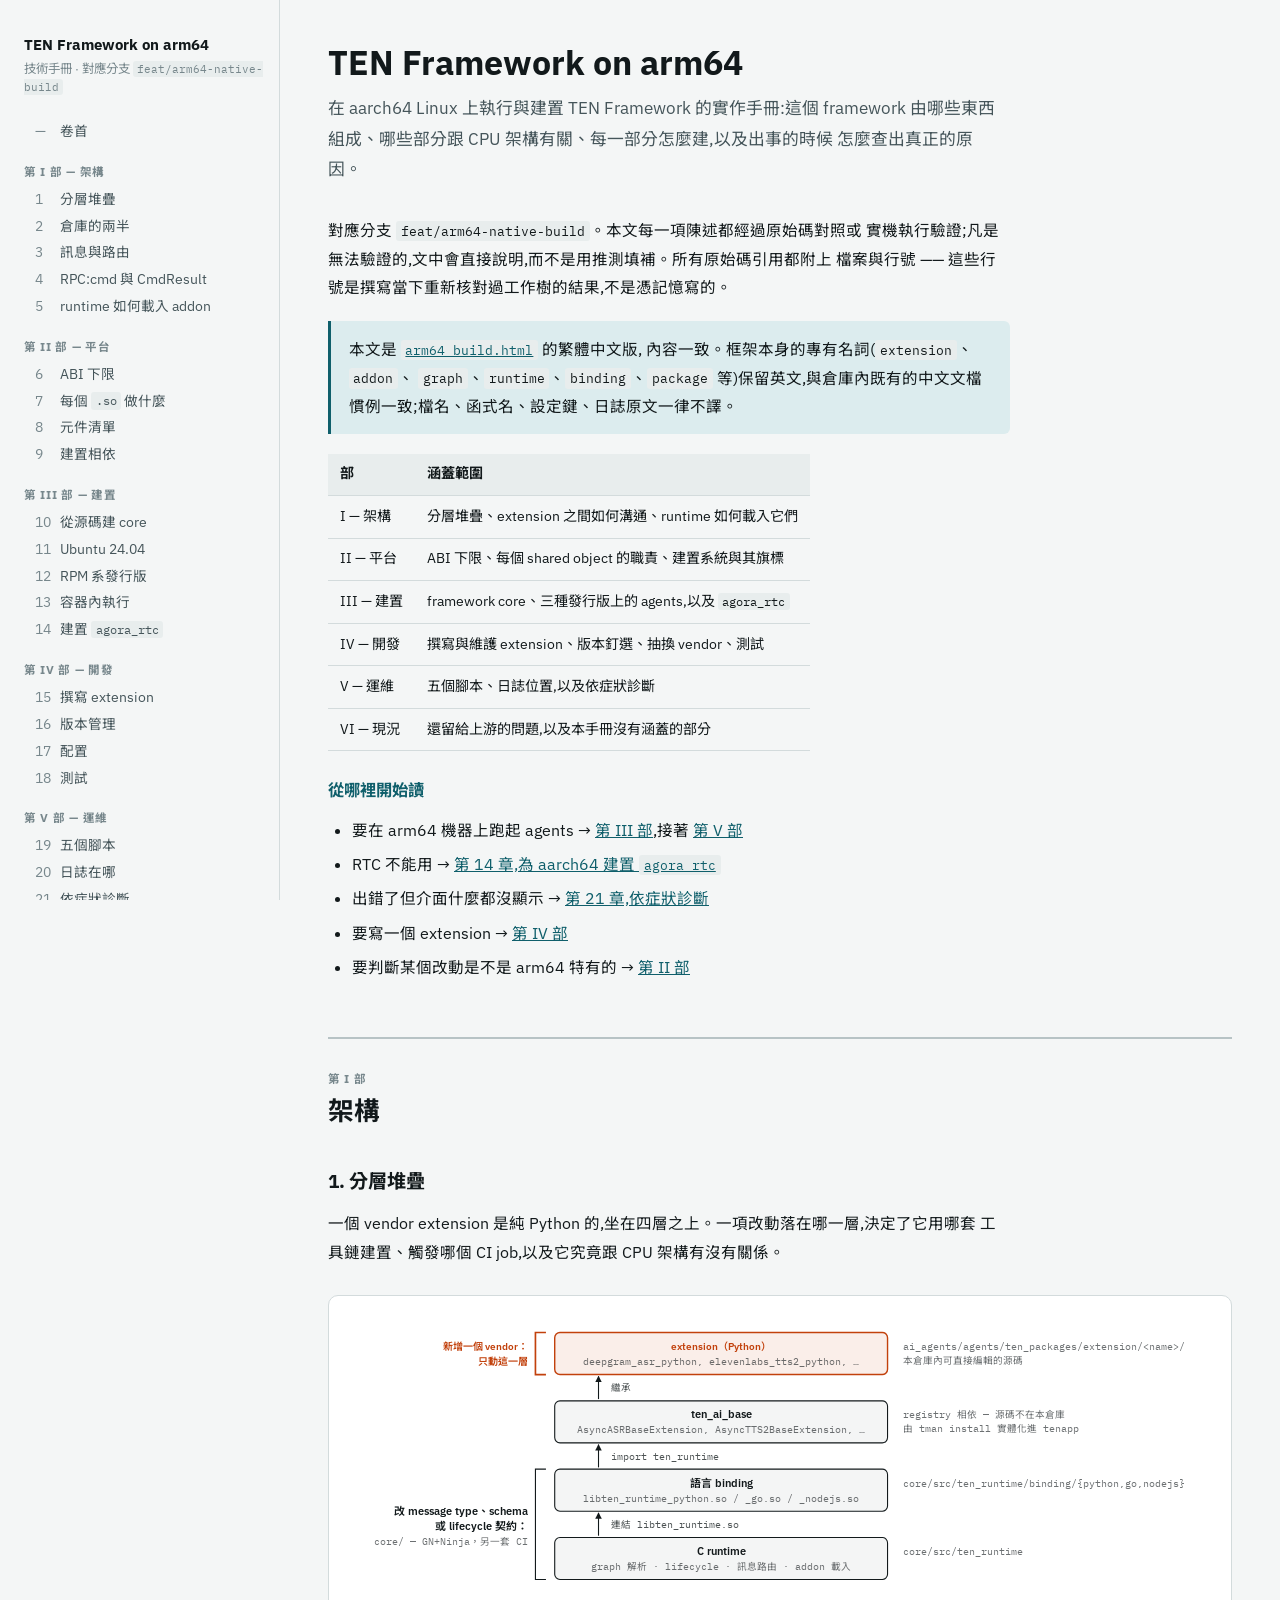
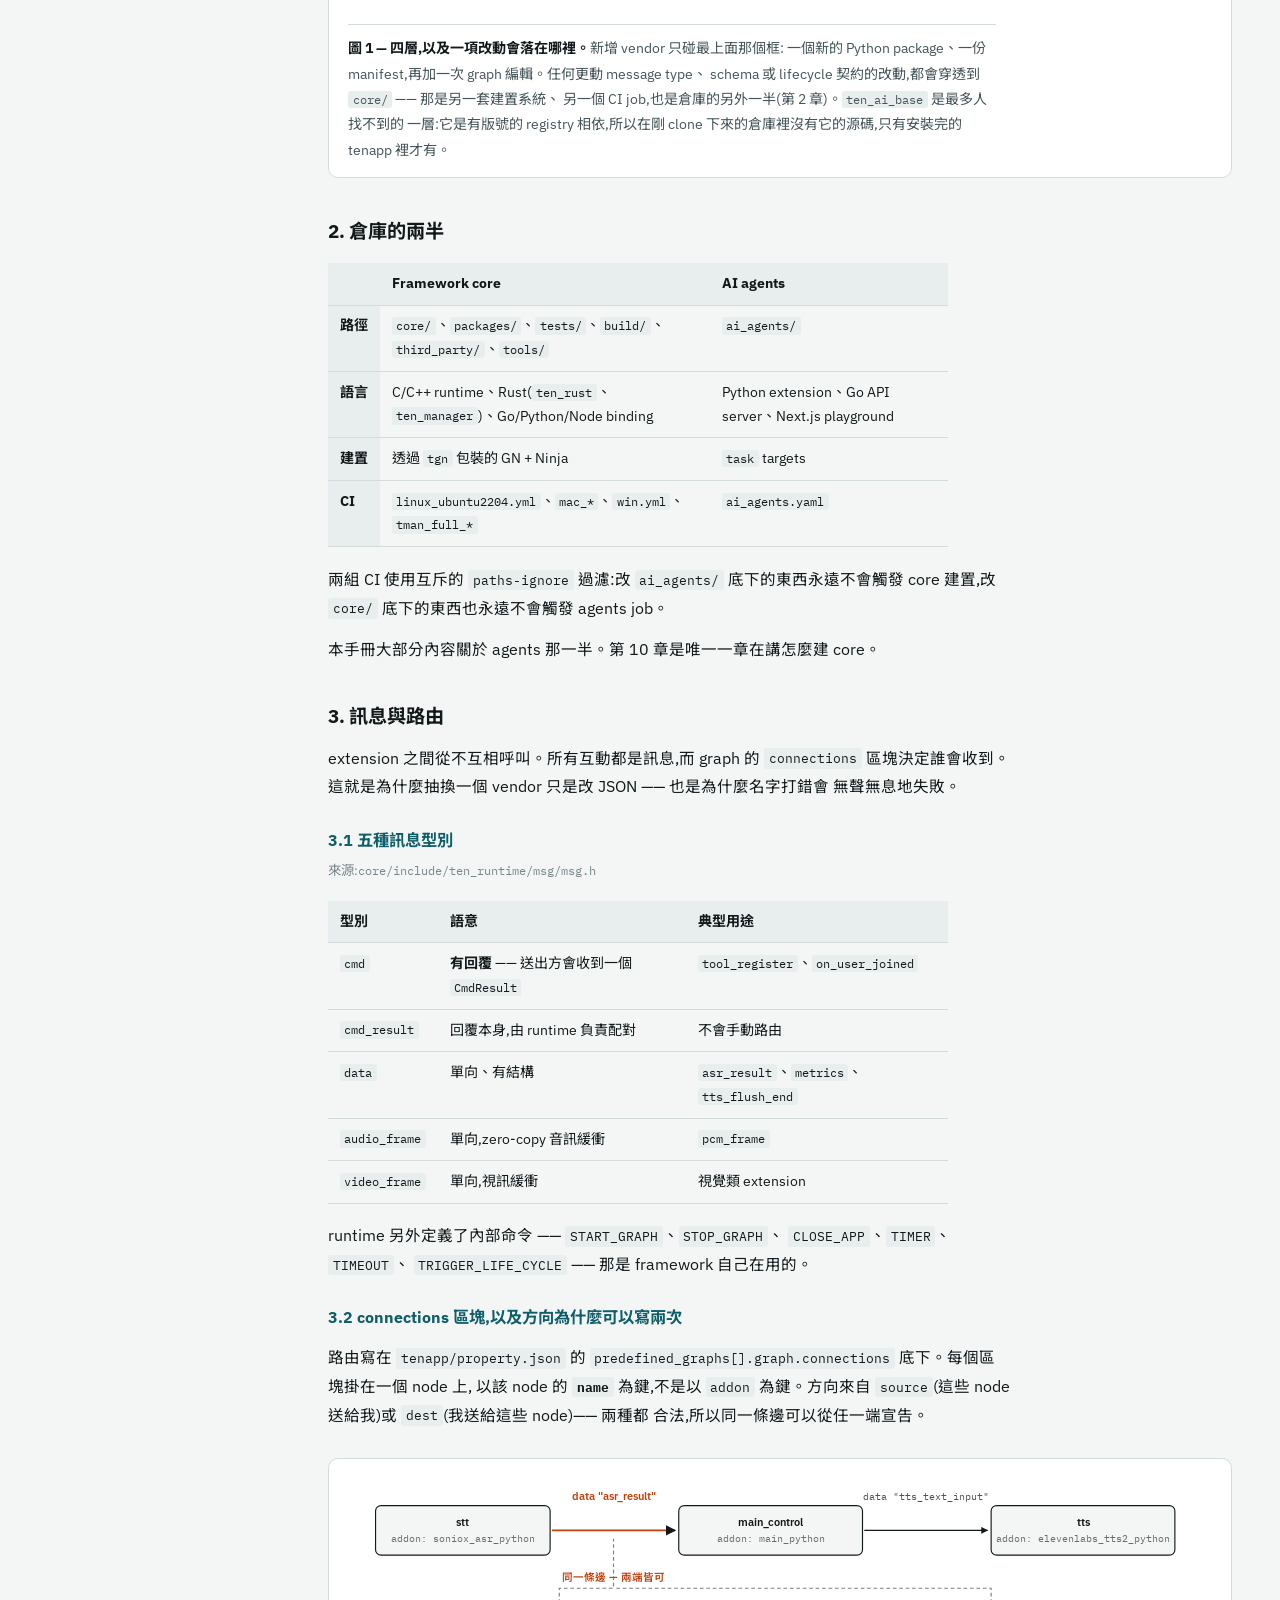
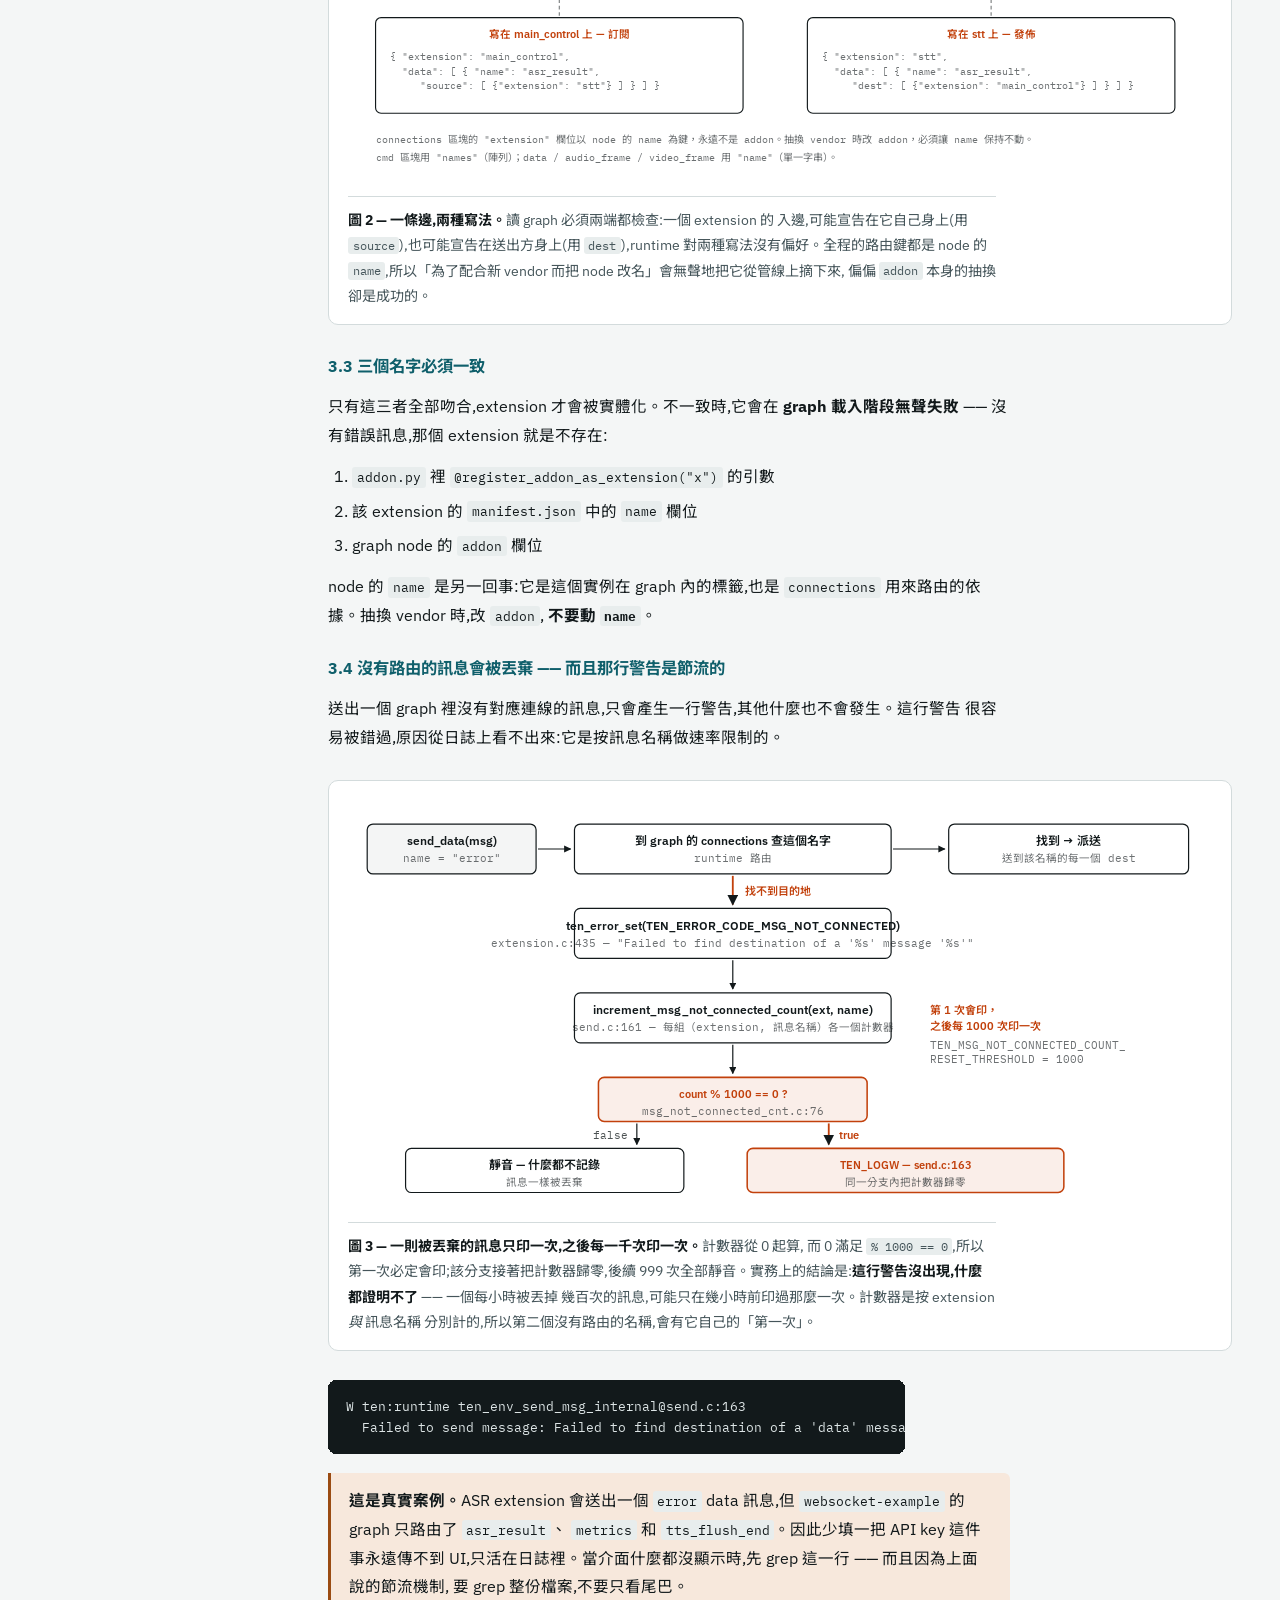
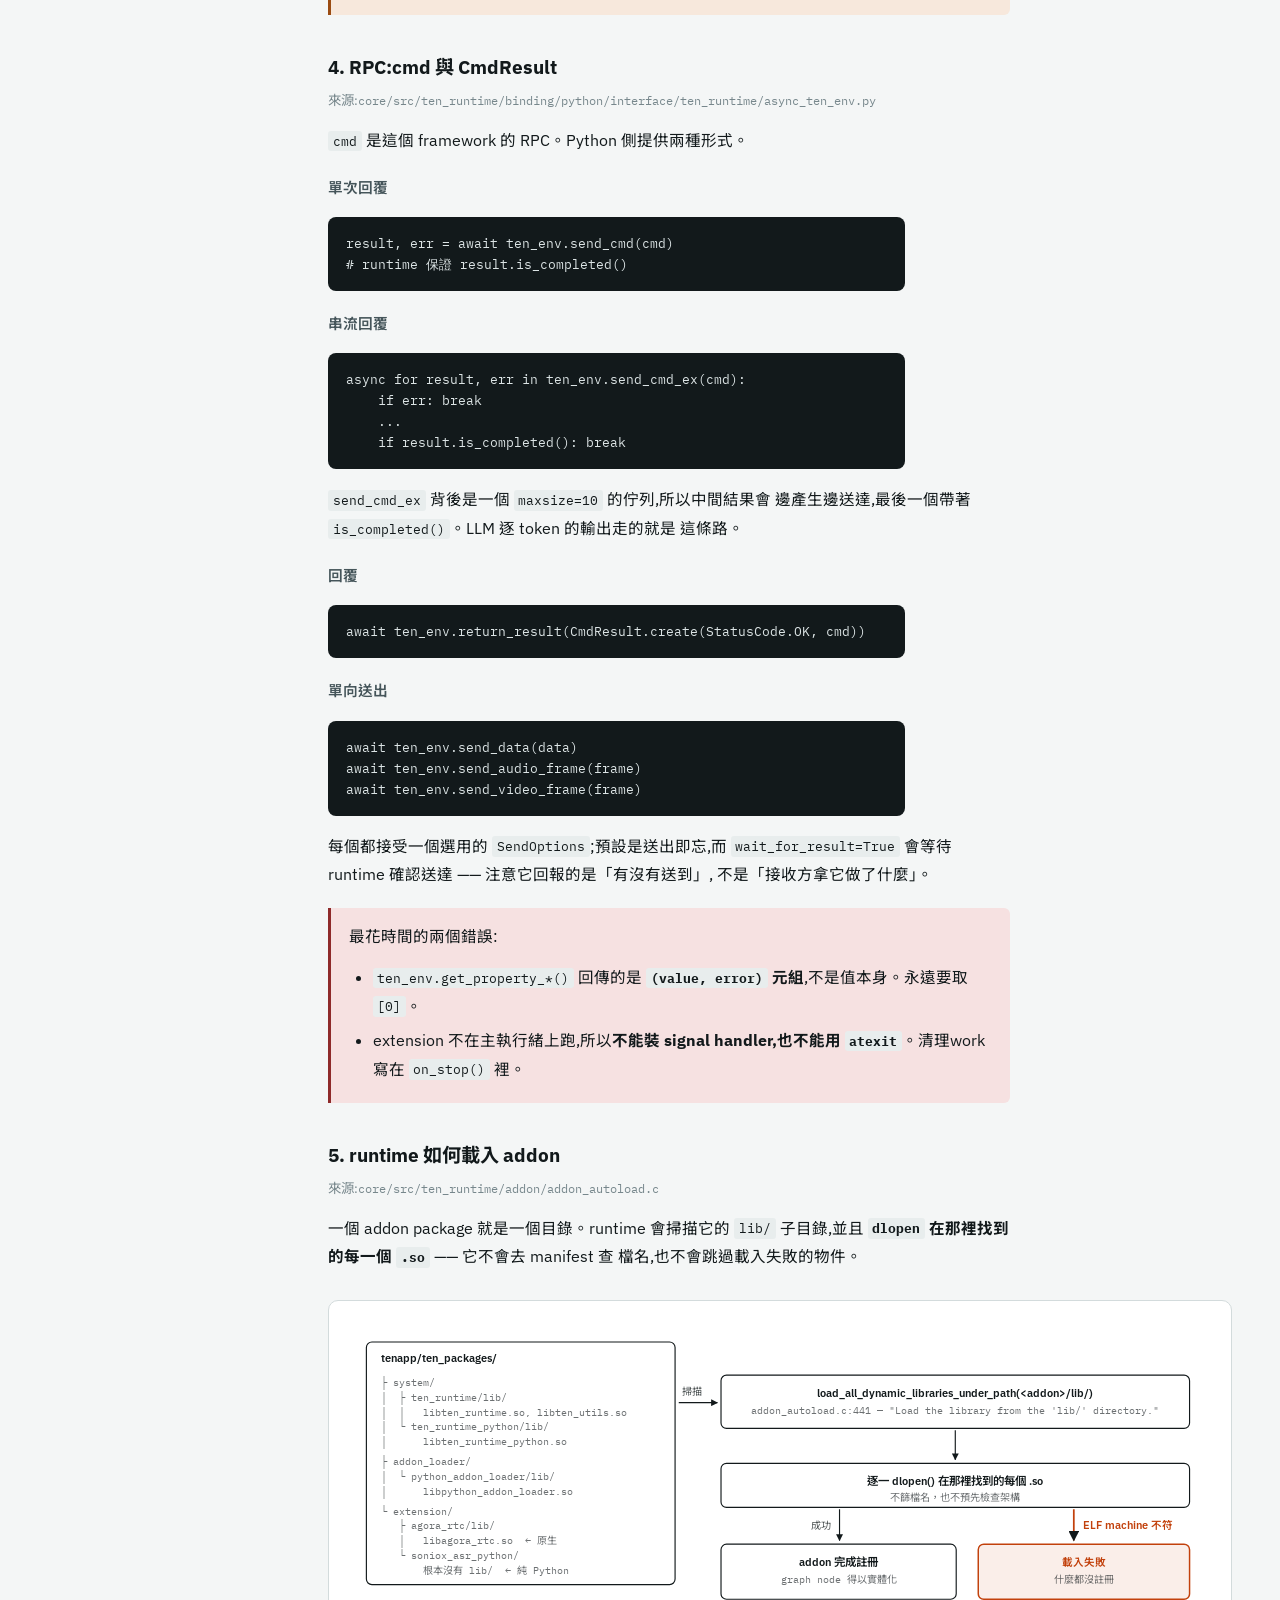
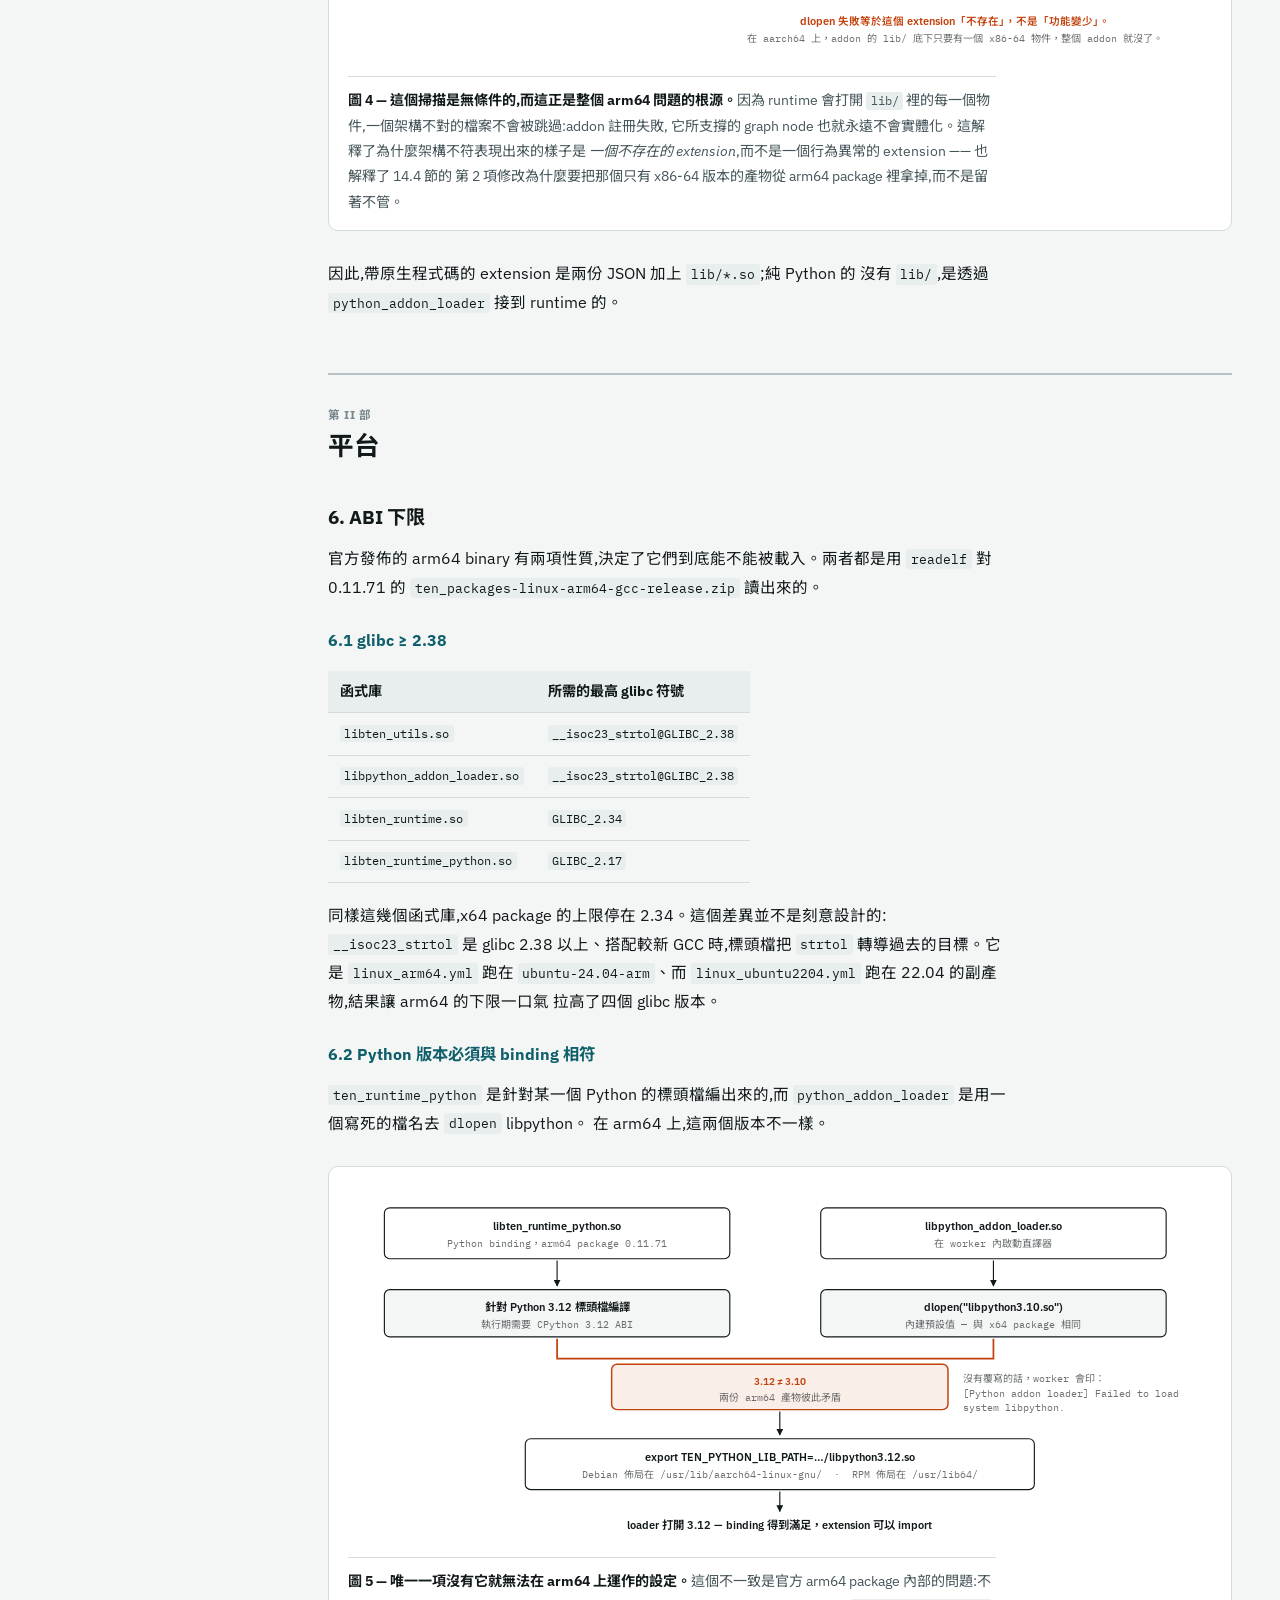
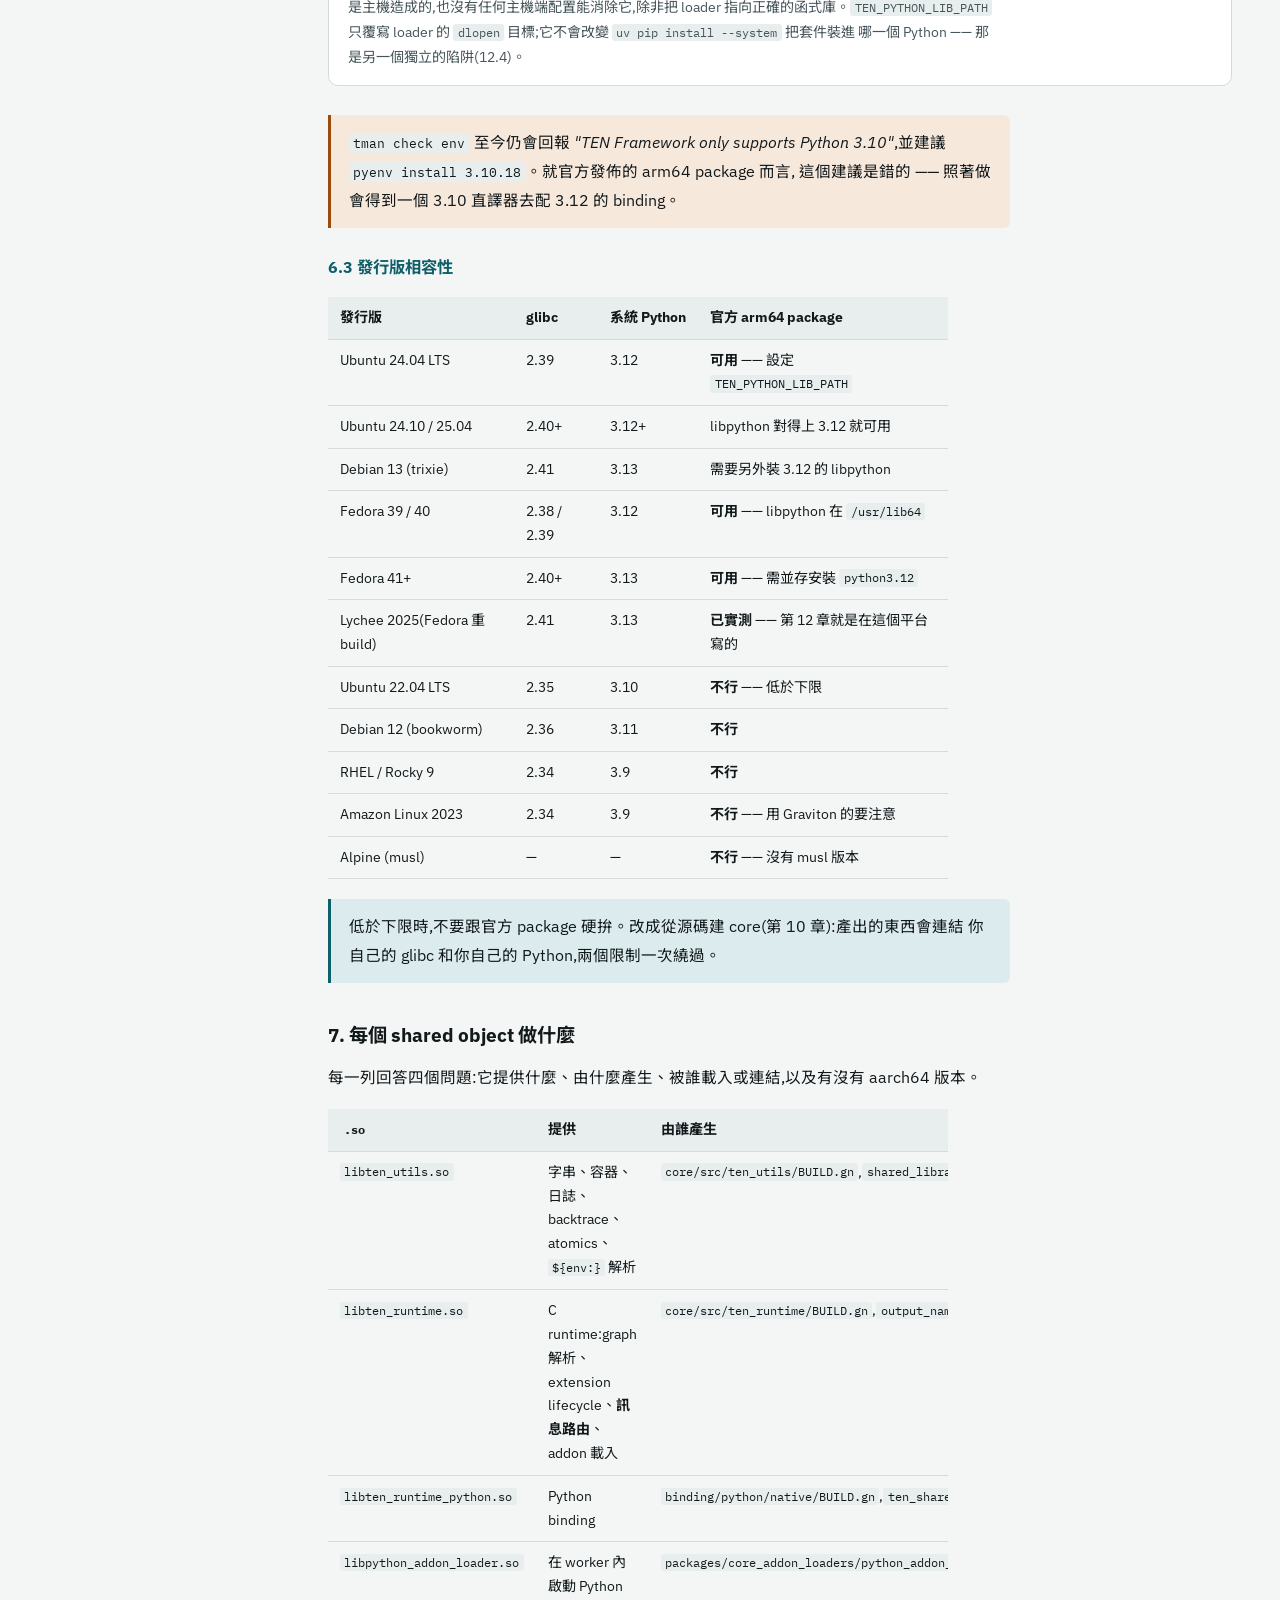
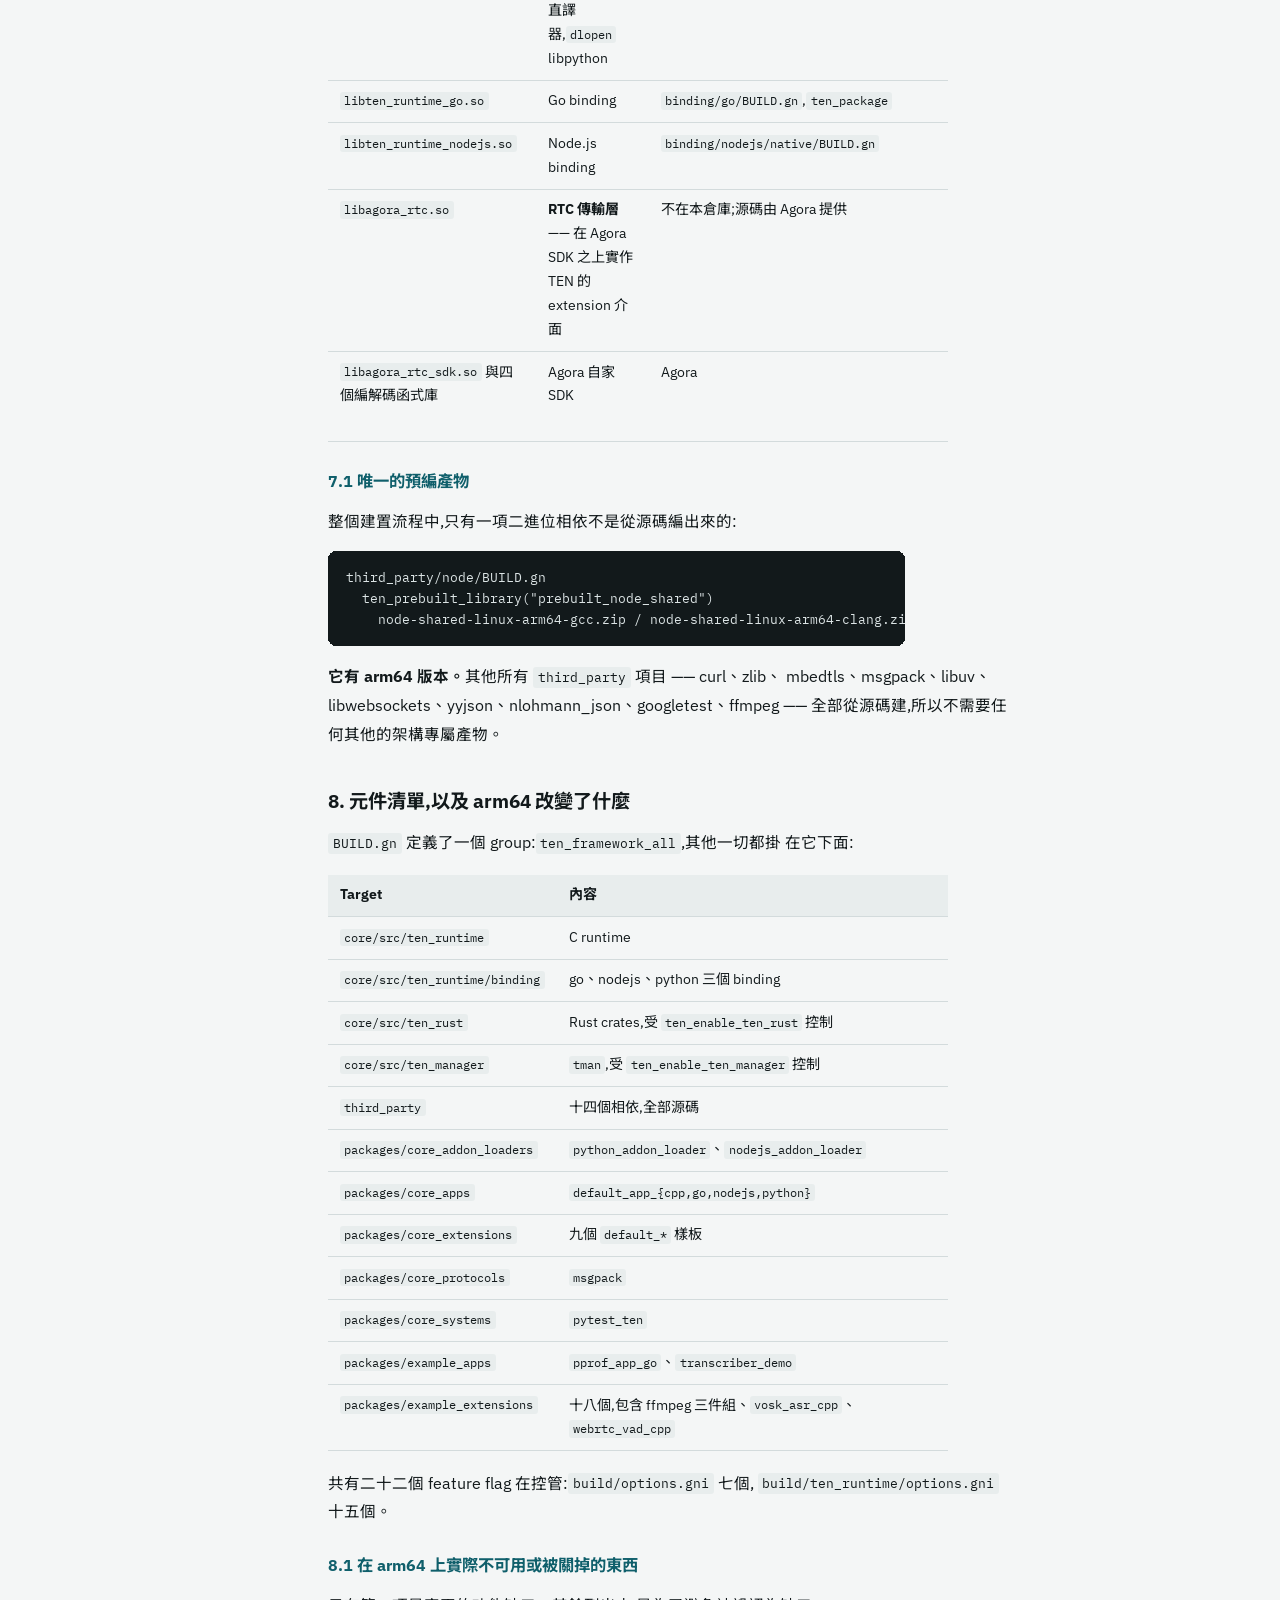
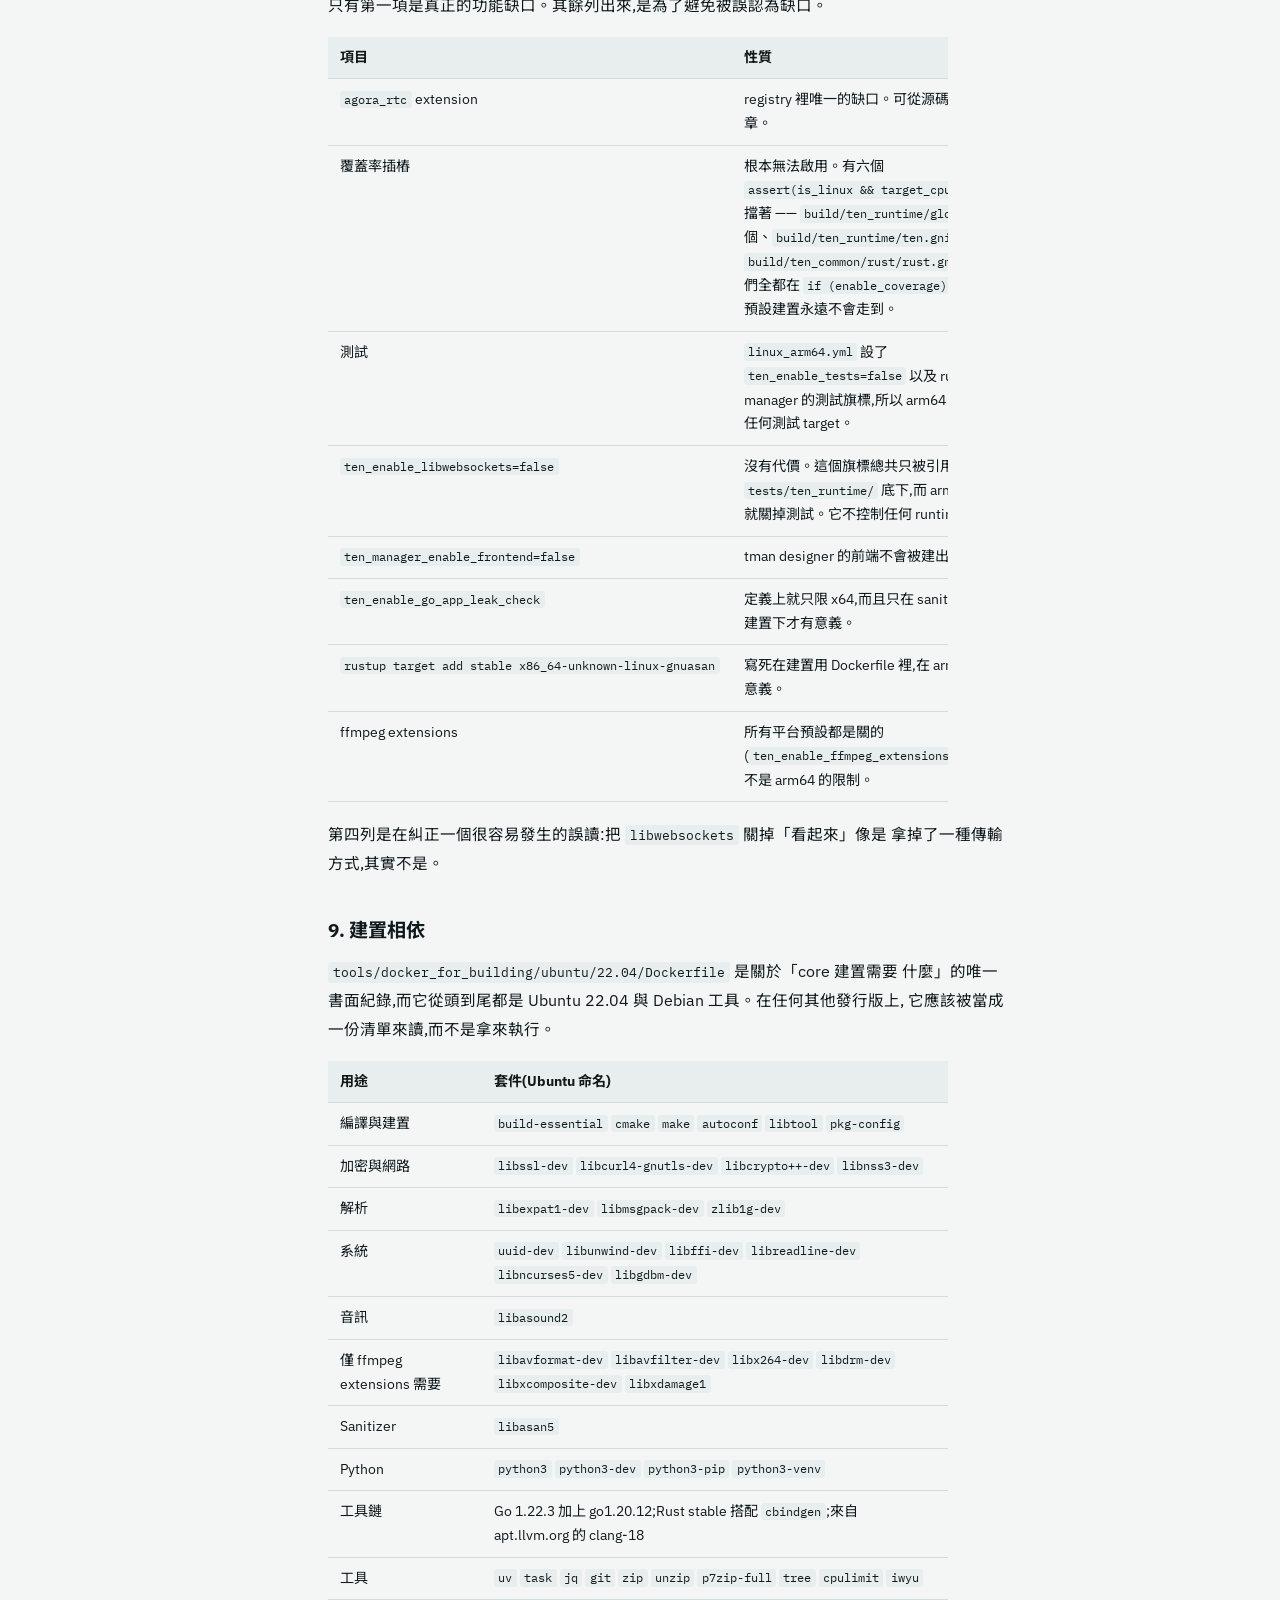
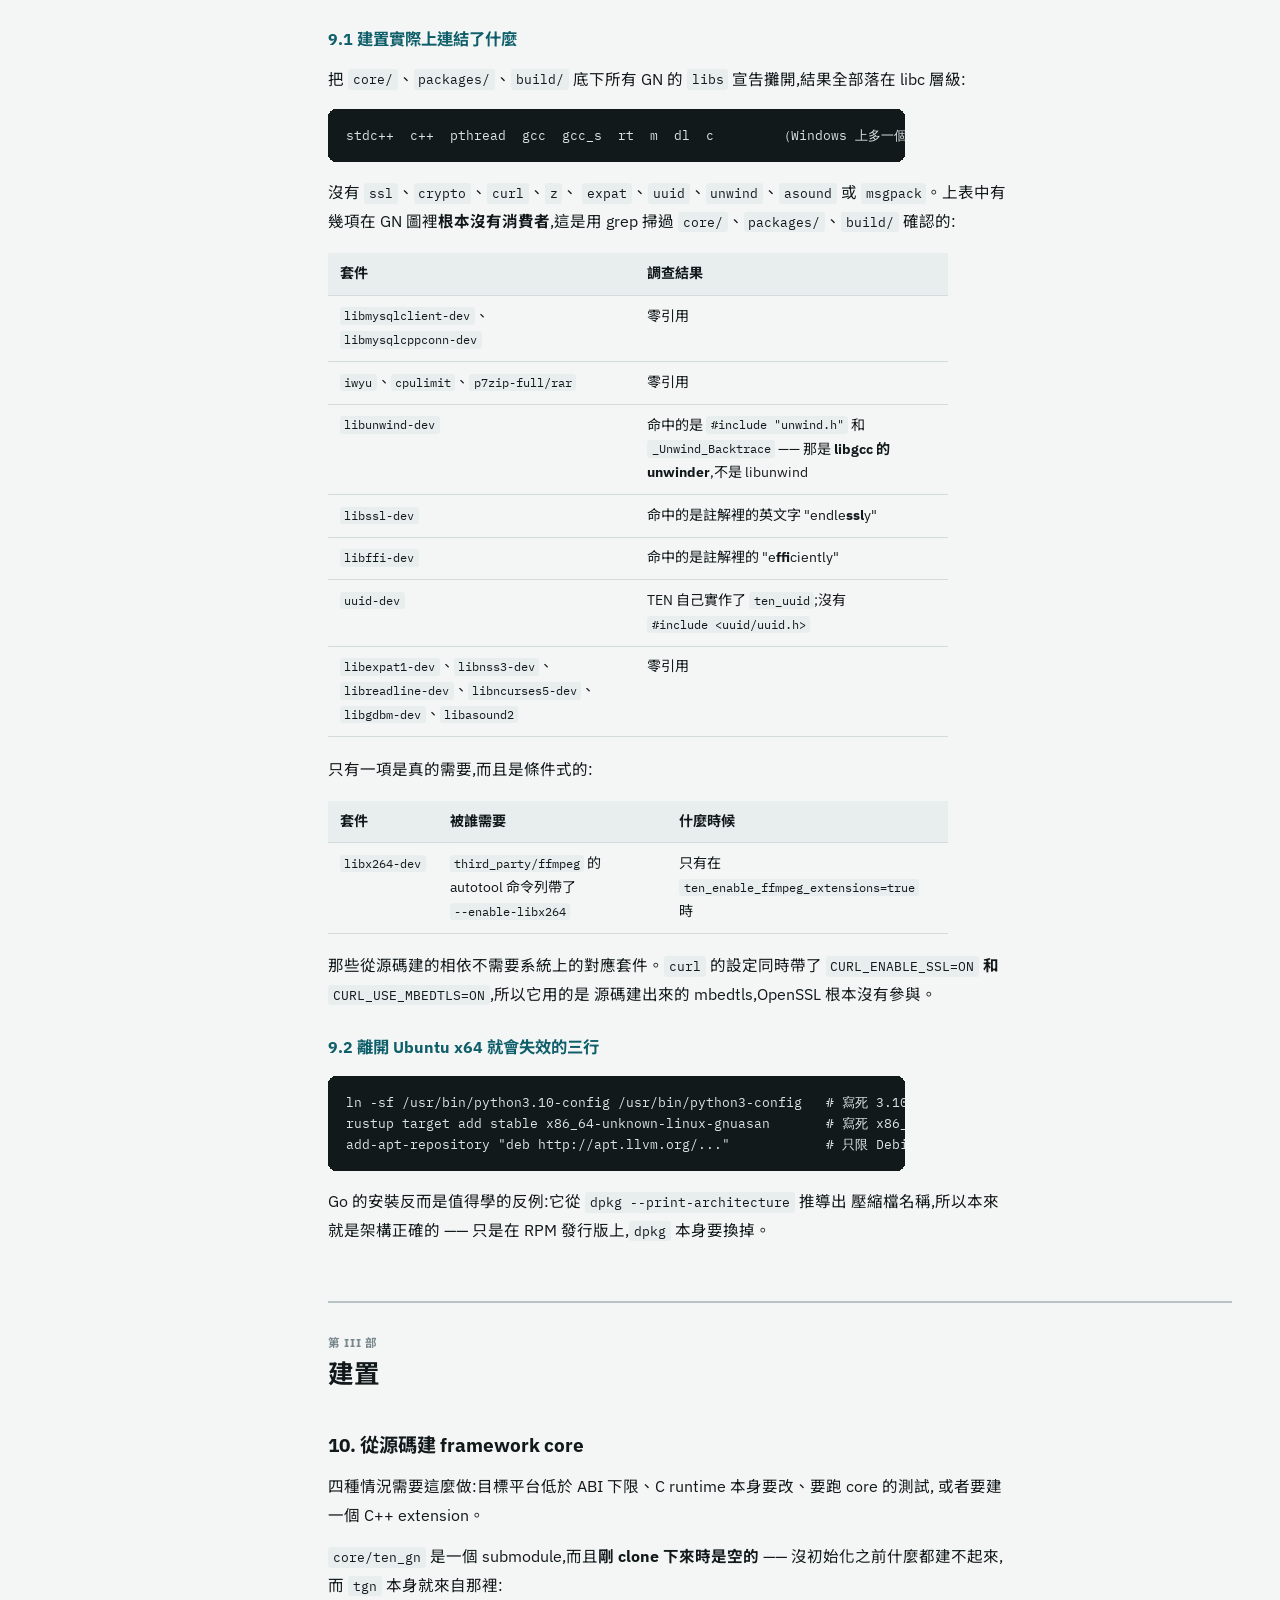
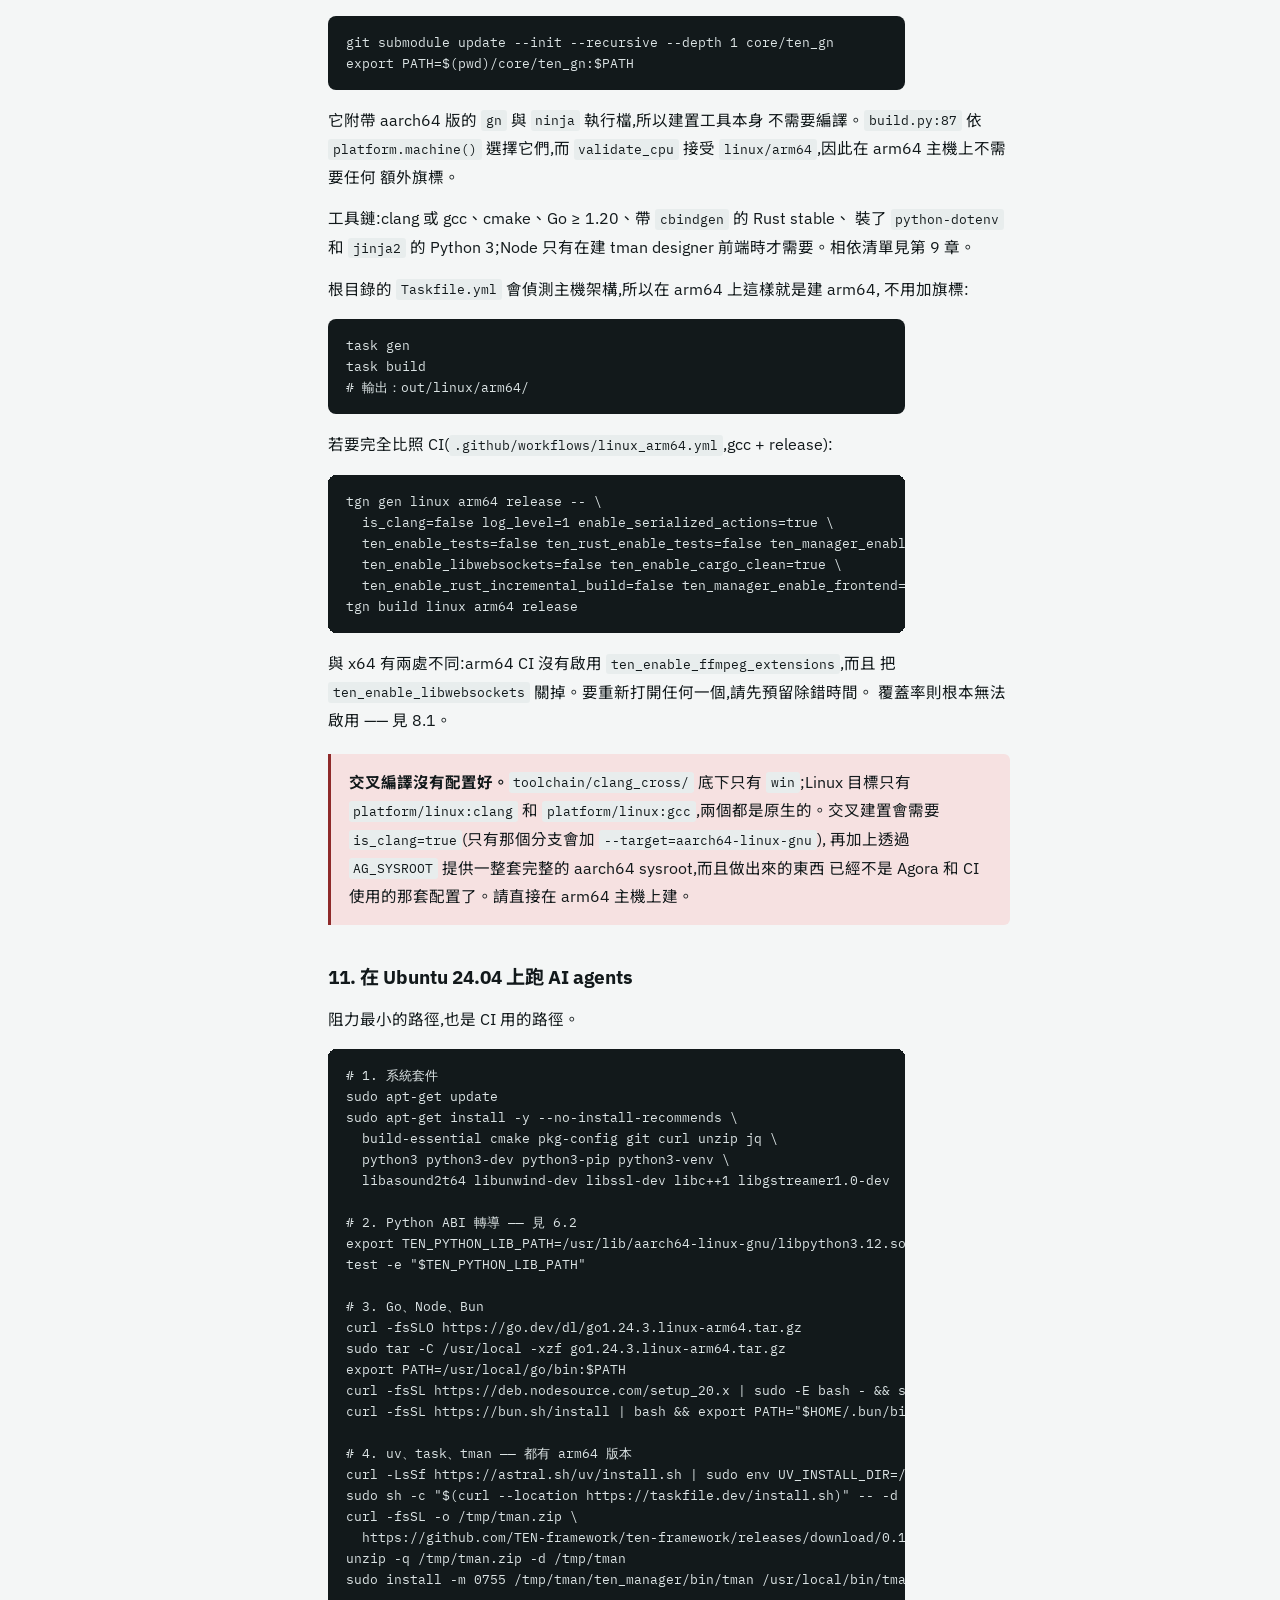
<file: docs/development/arm64_build.zh-TW.html>
<!doctype html>
<html lang="zh-Hant">
<head>
<meta charset="utf-8">
<meta name="viewport" content="width=device-width, initial-scale=1">
<title>TEN Framework on arm64 — 技術手冊</title>
<link rel="preconnect" href="https://fonts.googleapis.com">
<link rel="preconnect" href="https://fonts.gstatic.com" crossorigin>
<link rel="stylesheet" href="https://fonts.googleapis.com/css2?family=IBM+Plex+Sans:wght@400;500;600;700&amp;family=IBM+Plex+Mono:wght@400;500;600&amp;family=Noto+Sans+TC:wght@400;500;700&amp;display=swap">
<style>
:root{
  --paper:#F4F6F6; --card:#FFFFFF; --sunk:#E8EDED;
  --ink:#12191B; --ink-2:#45555A; --ink-3:#77878C;
  --rule:#D3DBDC; --rule-2:#B7C3C5;
  --accent:#0F5F6B; --accent-soft:#DCECEE;
  --warn:#9A4B12; --warn-soft:#F7E8DC;
  --danger:#8E2A2A; --danger-soft:#F6E1E1;
  --ok:#1B6144; --ok-soft:#DDEDE5;
  --code-bg:#12191B; --code-ink:#DCE4E5;
  --measure:44em;
  --han:"Noto Sans TC","PingFang TC","Microsoft JhengHei","Heiti TC",sans-serif;
}
@media (prefers-color-scheme:dark){:root:not([data-theme="light"]){
  --paper:#0F1416; --card:#171E20; --sunk:#0A0E10;
  --ink:#E4EAEA; --ink-2:#9DAEB2; --ink-3:#6E7F84;
  --rule:#263033; --rule-2:#374447;
  --accent:#4EC5D3; --accent-soft:#12292D;
  --warn:#E4A063; --warn-soft:#2A1F14;
  --danger:#E48A80; --danger-soft:#2B1817;
  --ok:#63C39B; --ok-soft:#12251D;
  --code-bg:#0A0E10; --code-ink:#DCE4E5;
}}
:root[data-theme="dark"]{
  --paper:#0F1416; --card:#171E20; --sunk:#0A0E10;
  --ink:#E4EAEA; --ink-2:#9DAEB2; --ink-3:#6E7F84;
  --rule:#263033; --rule-2:#374447;
  --accent:#4EC5D3; --accent-soft:#12292D;
  --warn:#E4A063; --warn-soft:#2A1F14;
  --danger:#E48A80; --danger-soft:#2B1817;
  --ok:#63C39B; --ok-soft:#12251D;
  --code-bg:#0A0E10; --code-ink:#DCE4E5;
}
*{box-sizing:border-box}
html{scroll-behavior:smooth; scroll-padding-top:1.5rem}
body{
  margin:0; background:var(--paper); color:var(--ink);
  font-family:"IBM Plex Sans","Noto Sans TC","PingFang TC","Microsoft JhengHei",-apple-system,sans-serif;
  font-size:15.5px; line-height:1.85; -webkit-font-smoothing:antialiased;
  text-spacing-trim:space-first;
}
code,pre,.mono{font-family:"IBM Plex Mono",ui-monospace,Menlo,Consolas,monospace}

/* ---------- shell ---------- */
.shell{display:grid; grid-template-columns:17.5rem minmax(0,1fr); max-width:88rem; margin:0 auto}
@media(max-width:64rem){.shell{grid-template-columns:1fr}}

nav.toc{
  position:sticky; top:0; align-self:start; max-height:100vh; overflow-y:auto;
  padding:2rem 1rem 3rem 1.5rem; border-right:1px solid var(--rule);
  font-size:.85rem; line-height:1.6;
}
@media(max-width:64rem){nav.toc{position:static; max-height:none; border-right:0; border-bottom:1px solid var(--rule)}}
nav.toc .brand{font-weight:700; font-size:.95rem; margin-bottom:.15rem; color:var(--ink)}
nav.toc .brandsub{color:var(--ink-3); font-size:.78rem; margin-bottom:1.4rem; line-height:1.5}
nav.toc .part{
  margin:1.1rem 0 .3rem; font-size:.72rem; letter-spacing:.06em;
  color:var(--ink-3); font-weight:700;
}
nav.toc a{display:block; color:var(--ink-2); text-decoration:none; padding:.16rem 0 .16rem .55rem;
  border-left:2px solid transparent}
nav.toc a:hover{color:var(--accent); border-left-color:var(--accent)}
nav.toc a .n{color:var(--ink-3); display:inline-block; min-width:1.6rem}

main{padding:2.5rem 3rem 6rem; min-width:0}
@media(max-width:64rem){main{padding:2rem 1.25rem 4rem}}
main > *{max-width:var(--measure)}
main > figure, main > .wide{max-width:none}

/* ---------- type ---------- */
h1{font-size:2.1rem; line-height:1.35; margin:0 0 .5rem; letter-spacing:0}
.lede{font-size:1.05rem; color:var(--ink-2); margin:0 0 2rem; max-width:40em; line-height:1.8}
h2{font-size:1.6rem; margin:3.5rem 0 .2rem; padding-top:2rem; border-top:2px solid var(--rule-2); line-height:1.4}
h2 .pnum{display:block; font-size:.72rem; letter-spacing:.06em;
   color:var(--ink-3); font-weight:700; margin-bottom:.35rem}
h3{font-size:1.2rem; margin:2.4rem 0 .4rem; line-height:1.5}
h4{font-size:1.02rem; margin:1.6rem 0 .35rem; color:var(--accent); line-height:1.6}
h5{font-size:.92rem; margin:1.2rem 0 .3rem; color:var(--ink-2); font-weight:600}
p{margin:.8rem 0}
strong,b{font-weight:700}
a{color:var(--accent)}

code{background:var(--sunk); padding:.1em .36em; border-radius:3px; font-size:.86em}
pre{background:var(--code-bg); color:var(--code-ink); padding:1rem 1.15rem; border-radius:8px;
  overflow-x:auto; font-size:.82rem; line-height:1.6; margin:1rem 0}
pre code{background:none; padding:0; color:inherit; font-size:inherit}

table{border-collapse:collapse; margin:1.1rem 0; font-size:.88rem; width:100%;
  display:block; overflow-x:auto; line-height:1.7}
th,td{text-align:left; padding:.55rem .75rem; border-bottom:1px solid var(--rule); vertical-align:top}
th{background:var(--sunk); font-weight:700; white-space:nowrap}
td code{white-space:nowrap}

ul,ol{margin:.8rem 0; padding-left:1.5rem}
li{margin:.35rem 0}

/* ---------- callouts ---------- */
.note,.warn,.bad,.ok{border-left:3px solid; padding:.85rem 1.1rem; margin:1.2rem 0; border-radius:0 6px 6px 0}
.note{border-color:var(--accent); background:var(--accent-soft)}
.warn{border-color:var(--warn);   background:var(--warn-soft)}
.bad {border-color:var(--danger); background:var(--danger-soft)}
.ok  {border-color:var(--ok);     background:var(--ok-soft)}
.note > :first-child,.warn > :first-child,.bad > :first-child,.ok > :first-child{margin-top:0}
.note > :last-child,.warn > :last-child,.bad > :last-child,.ok > :last-child{margin-bottom:0}

.src{color:var(--ink-3); font-size:.84rem; margin:.3rem 0 .8rem}
.src code{background:none; padding:0; color:var(--ink-3)}

/* ---------- figures ---------- */
figure{margin:1.8rem 0; padding:1.2rem 1.2rem .9rem; background:var(--card);
  border:1px solid var(--rule); border-radius:10px; max-width:none}
figure svg{display:block; margin:0 auto; max-width:100%; height:auto; color:var(--ink)}
figcaption{margin-top:.9rem; padding-top:.7rem; border-top:1px solid var(--rule);
  font-size:.88rem; color:var(--ink-2); line-height:1.8; max-width:46em}
figcaption b{color:var(--ink)}

/* diagram helpers — CJK fallback matters here: the label fonts are Latin-only */
.d-label{font:600 12.5px "IBM Plex Sans","Noto Sans TC","PingFang TC","Microsoft JhengHei",sans-serif}
.d-sub{font:400 11px "IBM Plex Mono","Noto Sans TC","PingFang TC","Microsoft JhengHei",monospace;
  fill:currentColor; fill-opacity:.62}
.d-edge{font:400 11px "IBM Plex Mono","Noto Sans TC","PingFang TC","Microsoft JhengHei",monospace;
  fill:currentColor; fill-opacity:.75}
.d-box{fill:none; stroke:currentColor; stroke-width:1.25; rx:6}
.d-box-soft{fill:currentColor; fill-opacity:.045; stroke:currentColor; stroke-width:1.25; rx:6}
.d-line{stroke:currentColor; stroke-width:1.25; fill:none}
.d-dash{stroke:currentColor; stroke-width:1.25; fill:none; stroke-dasharray:4 3; opacity:.55}
.d-hot{stroke:#C2410C; stroke-width:1.9; fill:none}
.d-hot-t{fill:#C2410C; font:600 11.5px "IBM Plex Sans","Noto Sans TC","PingFang TC","Microsoft JhengHei",sans-serif}
.d-hot-b{fill:#C2410C; fill-opacity:.09; stroke:#C2410C; stroke-width:1.6; rx:6}
@media (prefers-color-scheme:dark){:root:not([data-theme="light"]) .d-hot{stroke:#F59E6B}
  :root:not([data-theme="light"]) .d-hot-t{fill:#F59E6B}
  :root:not([data-theme="light"]) .d-hot-b{fill:#F59E6B; fill-opacity:.12; stroke:#F59E6B}}
:root[data-theme="dark"] .d-hot{stroke:#F59E6B}
:root[data-theme="dark"] .d-hot-t{fill:#F59E6B}
:root[data-theme="dark"] .d-hot-b{fill:#F59E6B; fill-opacity:.12; stroke:#F59E6B}
</style>
</head>
<body>
<div class="shell">
<nav class="toc" aria-label="目錄">
  <div class="brand">TEN Framework on arm64</div>
  <div class="brandsub">技術手冊 · 對應分支 <code>feat/arm64-native-build</code></div>

  <a href="#top"><span class="n">—</span>卷首</a>

  <div class="part">第 I 部 — 架構</div>
  <a href="#ch1"><span class="n">1</span>分層堆疊</a>
  <a href="#ch2"><span class="n">2</span>倉庫的兩半</a>
  <a href="#ch3"><span class="n">3</span>訊息與路由</a>
  <a href="#ch4"><span class="n">4</span>RPC:cmd 與 CmdResult</a>
  <a href="#ch5"><span class="n">5</span>runtime 如何載入 addon</a>

  <div class="part">第 II 部 — 平台</div>
  <a href="#ch6"><span class="n">6</span>ABI 下限</a>
  <a href="#ch7"><span class="n">7</span>每個 <code>.so</code> 做什麼</a>
  <a href="#ch8"><span class="n">8</span>元件清單</a>
  <a href="#ch9"><span class="n">9</span>建置相依</a>

  <div class="part">第 III 部 — 建置</div>
  <a href="#ch10"><span class="n">10</span>從源碼建 core</a>
  <a href="#ch11"><span class="n">11</span>Ubuntu 24.04</a>
  <a href="#ch12"><span class="n">12</span>RPM 系發行版</a>
  <a href="#ch13"><span class="n">13</span>容器內執行</a>
  <a href="#ch14"><span class="n">14</span>建置 <code>agora_rtc</code></a>

  <div class="part">第 IV 部 — 開發</div>
  <a href="#ch15"><span class="n">15</span>撰寫 extension</a>
  <a href="#ch16"><span class="n">16</span>版本管理</a>
  <a href="#ch17"><span class="n">17</span>配置</a>
  <a href="#ch18"><span class="n">18</span>測試</a>

  <div class="part">第 V 部 — 運維</div>
  <a href="#ch19"><span class="n">19</span>五個腳本</a>
  <a href="#ch20"><span class="n">20</span>日誌在哪</a>
  <a href="#ch21"><span class="n">21</span>依症狀診斷</a>
  <a href="#ch22"><span class="n">22</span>速查表</a>

  <div class="part">第 VI 部 — 現況</div>
  <a href="#ch23"><span class="n">23</span>值得推回上游</a>
  <a href="#ch24"><span class="n">24</span>本手冊未涵蓋</a>

  <div class="part">圖目錄</div>
  <a href="#fig1"><span class="n">1</span>分層堆疊</a>
  <a href="#fig2"><span class="n">2</span><code>source</code> 與 <code>dest</code></a>
  <a href="#fig3"><span class="n">3</span>無路由的訊息</a>
  <a href="#fig4"><span class="n">4</span>addon 載入</a>
  <a href="#fig5"><span class="n">5</span>Python ABI</a>
  <a href="#fig6"><span class="n">6</span>RTC 是兩個 package</a>
  <a href="#fig7"><span class="n">7</span>RTC 建置管線</a>
  <a href="#fig8"><span class="n">8</span>版本釘選</a>
  <a href="#fig9"><span class="n">9</span><code>${env:}</code> 三態</a>
  <a href="#fig10"><span class="n">10</span>日誌去向</a>
  <a href="#fig11"><span class="n">11</span>worker 啟動</a>
</nav>

<main id="top">

<h1>TEN Framework on arm64</h1>
<p class="lede">在 aarch64 Linux 上執行與建置 TEN Framework 的實作手冊:這個
framework 由哪些東西組成、哪些部分跟 CPU 架構有關、每一部分怎麼建,以及出事的時候
怎麼查出真正的原因。</p>

<p>對應分支 <code>feat/arm64-native-build</code>。本文每一項陳述都經過原始碼對照或
實機執行驗證;凡是無法驗證的,文中會直接說明,而不是用推測填補。所有原始碼引用都附上
檔案與行號 —— 這些行號是撰寫當下重新核對過工作樹的結果,不是憑記憶寫的。</p>

<div class="note">
<p>本文是 <a href="arm64_build.html"><code>arm64_build.html</code></a> 的繁體中文版,
內容一致。框架本身的專有名詞(<code>extension</code>、<code>addon</code>、
<code>graph</code>、<code>runtime</code>、<code>binding</code>、<code>package</code>
等)保留英文,與倉庫內既有的中文文檔慣例一致;檔名、函式名、設定鍵、日誌原文一律不譯。</p>
</div>

<table>
<thead><tr><th>部</th><th>涵蓋範圍</th></tr></thead>
<tbody>
<tr><td>I — 架構</td><td>分層堆疊、extension 之間如何溝通、runtime 如何載入它們</td></tr>
<tr><td>II — 平台</td><td>ABI 下限、每個 shared object 的職責、建置系統與其旗標</td></tr>
<tr><td>III — 建置</td><td>framework core、三種發行版上的 agents,以及 <code>agora_rtc</code></td></tr>
<tr><td>IV — 開發</td><td>撰寫與維護 extension、版本釘選、抽換 vendor、測試</td></tr>
<tr><td>V — 運維</td><td>五個腳本、日誌位置,以及依症狀診斷</td></tr>
<tr><td>VI — 現況</td><td>還留給上游的問題,以及本手冊沒有涵蓋的部分</td></tr>
</tbody>
</table>

<h4>從哪裡開始讀</h4>
<ul>
<li>要在 arm64 機器上跑起 agents → <a href="#part3">第 III 部</a>,接著 <a href="#part5">第 V 部</a></li>
<li>RTC 不能用 → <a href="#ch14">第 14 章,為 aarch64 建置 <code>agora_rtc</code></a></li>
<li>出錯了但介面什麼都沒顯示 → <a href="#ch21">第 21 章,依症狀診斷</a></li>
<li>要寫一個 extension → <a href="#part4">第 IV 部</a></li>
<li>要判斷某個改動是不是 arm64 特有的 → <a href="#part2">第 II 部</a></li>
</ul>
<h2 id="part1"><span class="pnum">第 I 部</span>架構</h2>

<h3 id="ch1">1. 分層堆疊</h3>

<p>一個 vendor extension 是純 Python 的,坐在四層之上。一項改動落在哪一層,決定了它用哪套
工具鏈建置、觸發哪個 CI job,以及它究竟跟 CPU 架構有沒有關係。</p>

<figure id="fig1">
<svg viewBox="-26 0 986 336" role="img" aria-label="四層堆疊:Python extension 疊在 ten_ai_base 上,ten_ai_base 疊在語言 binding 上,binding 疊在 C runtime 上。新增 vendor 只動最上層;更動 message type 則會下探到最底兩層,那是倉庫的另一半。">
  <defs><marker id="a1" viewBox="0 0 10 10" refX="9" refY="5" markerWidth="6" markerHeight="6" orient="auto-start-reverse"><path d="M0,0 L10,5 L0,10 z" fill="currentColor"/></marker></defs>

  <rect class="d-hot-b" x="210" y="20"  width="380" height="48"/>
  <rect class="d-box-soft" x="210" y="98"  width="380" height="48"/>
  <rect class="d-box-soft" x="210" y="176" width="380" height="48"/>
  <rect class="d-box-soft" x="210" y="254" width="380" height="48"/>

  <text class="d-label d-hot-t" x="400" y="40" text-anchor="middle">extension（Python）</text>
  <text class="d-sub" x="400" y="57" text-anchor="middle">deepgram_asr_python, elevenlabs_tts2_python, …</text>

  <text class="d-label" x="400" y="118" text-anchor="middle" fill="currentColor">ten_ai_base</text>
  <text class="d-sub" x="400" y="135" text-anchor="middle">AsyncASRBaseExtension, AsyncTTS2BaseExtension, …</text>

  <text class="d-label" x="400" y="196" text-anchor="middle" fill="currentColor">語言 binding</text>
  <text class="d-sub" x="400" y="213" text-anchor="middle">libten_runtime_python.so / _go.so / _nodejs.so</text>

  <text class="d-label" x="400" y="274" text-anchor="middle" fill="currentColor">C runtime</text>
  <text class="d-sub" x="400" y="291" text-anchor="middle">graph 解析 · lifecycle · 訊息路由 · addon 載入</text>

  <line class="d-line" x1="260" y1="96" x2="260" y2="70" marker-end="url(#a1)"/>
  <line class="d-line" x1="260" y1="174" x2="260" y2="148" marker-end="url(#a1)"/>
  <line class="d-line" x1="260" y1="252" x2="260" y2="226" marker-end="url(#a1)"/>
  <text class="d-edge" x="274" y="87">繼承</text>
  <text class="d-edge" x="274" y="165">import ten_runtime</text>
  <text class="d-edge" x="274" y="243">連結 libten_runtime.so</text>

  <text class="d-sub" x="608" y="40">ai_agents/agents/ten_packages/extension/&lt;name&gt;/</text>
  <text class="d-sub" x="608" y="56">本倉庫內可直接編輯的源碼</text>
  <text class="d-sub" x="608" y="118">registry 相依 — 源碼不在本倉庫</text>
  <text class="d-sub" x="608" y="134">由 tman install 實體化進 tenapp</text>
  <text class="d-sub" x="608" y="196">core/src/ten_runtime/binding/{python,go,nodejs}</text>
  <text class="d-sub" x="608" y="274">core/src/ten_runtime</text>

  <path class="d-hot" d="M200 20 L188 20 L188 68 L200 68"/>
  <text class="d-hot-t" x="180" y="40" text-anchor="end">新增一個 vendor：</text>
  <text class="d-hot-t" x="180" y="57" text-anchor="end">只動這一層</text>

  <path class="d-line" d="M200 176 L188 176 L188 302 L200 302"/>
  <text class="d-label" x="180" y="228" text-anchor="end" fill="currentColor">改 message type、schema</text>
  <text class="d-label" x="180" y="245" text-anchor="end" fill="currentColor">或 lifecycle 契約：</text>
  <text class="d-sub" x="180" y="263" text-anchor="end">core/ — GN+Ninja，另一套 CI</text>
</svg>
<figcaption><b>圖 1 — 四層,以及一項改動會落在哪裡。</b>新增 vendor 只碰最上面那個框:
一個新的 Python package、一份 manifest,再加一次 graph 編輯。任何更動 message type、
schema 或 lifecycle 契約的改動,都會穿透到 <code>core/</code> —— 那是另一套建置系統、
另一個 CI job,也是倉庫的另外一半(第 2 章)。<code>ten_ai_base</code> 是最多人找不到的
一層:它是有版號的 registry 相依,所以在剛 clone 下來的倉庫裡沒有它的源碼,只有安裝完的
tenapp 裡才有。</figcaption>
</figure>

<h3 id="ch2">2. 倉庫的兩半</h3>

<table>
<thead><tr><th></th><th>Framework core</th><th>AI agents</th></tr></thead>
<tbody>
<tr><th>路徑</th><td><code>core/</code>、<code>packages/</code>、<code>tests/</code>、<code>build/</code>、<code>third_party/</code>、<code>tools/</code></td><td><code>ai_agents/</code></td></tr>
<tr><th>語言</th><td>C/C++ runtime、Rust(<code>ten_rust</code>、<code>ten_manager</code>)、Go/Python/Node binding</td><td>Python extension、Go API server、Next.js playground</td></tr>
<tr><th>建置</th><td>透過 <code>tgn</code> 包裝的 GN + Ninja</td><td><code>task</code> targets</td></tr>
<tr><th>CI</th><td><code>linux_ubuntu2204.yml</code>、<code>mac_*</code>、<code>win.yml</code>、<code>tman_full_*</code></td><td><code>ai_agents.yaml</code></td></tr>
</tbody>
</table>

<p>兩組 CI 使用互斥的 <code>paths-ignore</code> 過濾:改 <code>ai_agents/</code>
底下的東西永遠不會觸發 core 建置,改 <code>core/</code> 底下的東西也永遠不會觸發
agents job。</p>

<p>本手冊大部分內容關於 agents 那一半。第 10 章是唯一一章在講怎麼建 core。</p>

<h3 id="ch3">3. 訊息與路由</h3>

<p>extension 之間從不互相呼叫。所有互動都是訊息,而 graph 的 <code>connections</code>
區塊決定誰會收到。這就是為什麼抽換一個 vendor 只是改 JSON —— 也是為什麼名字打錯會
無聲無息地失敗。</p>

<h4>3.1 五種訊息型別</h4>
<p class="src">來源:<code>core/include/ten_runtime/msg/msg.h</code></p>

<table>
<thead><tr><th>型別</th><th>語意</th><th>典型用途</th></tr></thead>
<tbody>
<tr><td><code>cmd</code></td><td><b>有回覆</b> —— 送出方會收到一個 <code>CmdResult</code></td><td><code>tool_register</code>、<code>on_user_joined</code></td></tr>
<tr><td><code>cmd_result</code></td><td>回覆本身,由 runtime 負責配對</td><td>不會手動路由</td></tr>
<tr><td><code>data</code></td><td>單向、有結構</td><td><code>asr_result</code>、<code>metrics</code>、<code>tts_flush_end</code></td></tr>
<tr><td><code>audio_frame</code></td><td>單向,zero-copy 音訊緩衝</td><td><code>pcm_frame</code></td></tr>
<tr><td><code>video_frame</code></td><td>單向,視訊緩衝</td><td>視覺類 extension</td></tr>
</tbody>
</table>

<p>runtime 另外定義了內部命令 —— <code>START_GRAPH</code>、<code>STOP_GRAPH</code>、
<code>CLOSE_APP</code>、<code>TIMER</code>、<code>TIMEOUT</code>、
<code>TRIGGER_LIFE_CYCLE</code> —— 那是 framework 自己在用的。</p>

<h4>3.2 connections 區塊,以及方向為什麼可以寫兩次</h4>

<p>路由寫在 <code>tenapp/property.json</code> 的
<code>predefined_graphs[].graph.connections</code> 底下。每個區塊掛在一個 node 上,
以該 node 的 <b><code>name</code></b> 為鍵,不是以 <code>addon</code> 為鍵。方向來自
<code>source</code>(這些 node 送給我)或 <code>dest</code>(我送給這些 node)—— 兩種都
合法,所以同一條邊可以從任一端宣告。</p>

<figure id="fig2">
<svg viewBox="0 0 940 330" role="img" aria-label="三個 graph node 以 data 訊息相連。stt 與 main_control 之間的同一條邊,既可以寫成 main_control 底下的 source 條目,也可以寫成 stt 底下的 dest 條目;兩者產生完全相同的連結,所以讀 graph 必須兩端都看。">
  <defs><marker id="a2" viewBox="0 0 10 10" refX="9" refY="5" markerWidth="6" markerHeight="6" orient="auto-start-reverse"><path d="M0,0 L10,5 L0,10 z" fill="currentColor"/></marker></defs>

  <rect class="d-box-soft" x="30"  y="30" width="190" height="54"/>
  <rect class="d-box-soft" x="360" y="30" width="200" height="54"/>
  <rect class="d-box-soft" x="700" y="30" width="200" height="54"/>

  <text class="d-label" x="125" y="52" text-anchor="middle" fill="currentColor">stt</text>
  <text class="d-sub"   x="125" y="70" text-anchor="middle">addon: soniox_asr_python</text>
  <text class="d-label" x="460" y="52" text-anchor="middle" fill="currentColor">main_control</text>
  <text class="d-sub"   x="460" y="70" text-anchor="middle">addon: main_python</text>
  <text class="d-label" x="800" y="52" text-anchor="middle" fill="currentColor">tts</text>
  <text class="d-sub"   x="800" y="70" text-anchor="middle">addon: elevenlabs_tts2_python</text>

  <line class="d-hot" x1="222" y1="57" x2="356" y2="57" marker-end="url(#a2)"/>
  <text class="d-hot-t" x="289" y="24" text-anchor="middle">data  "asr_result"</text>

  <line class="d-line" x1="562" y1="57" x2="696" y2="57" marker-end="url(#a2)"/>
  <text class="d-edge" x="629" y="24" text-anchor="middle">data  "tts_text_input"</text>

  <rect class="d-box" x="30"  y="152" width="400" height="104"/>
  <rect class="d-box" x="500" y="152" width="400" height="104"/>

  <text class="d-label d-hot-t" x="230" y="174" text-anchor="middle">寫在 main_control 上 — 訂閱</text>
  <text class="d-sub" x="46" y="198">{ "extension": "main_control",</text>
  <text class="d-sub" x="46" y="214">&#160; "data": [ { "name": "asr_result",</text>
  <text class="d-sub" x="46" y="230">&#160;&#160;&#160;&#160; "source": [ {"extension": "stt"} ] } ] }</text>

  <text class="d-label d-hot-t" x="700" y="174" text-anchor="middle">寫在 stt 上 — 發佈</text>
  <text class="d-sub" x="516" y="198">{ "extension": "stt",</text>
  <text class="d-sub" x="516" y="214">&#160; "data": [ { "name": "asr_result",</text>
  <text class="d-sub" x="516" y="230">&#160;&#160;&#160;&#160; "dest": [ {"extension": "main_control"} ] } ] }</text>

  <path class="d-dash" d="M230 150 L230 120 L289 120 L289 66"/>
  <path class="d-dash" d="M700 150 L700 120 L289 120"/>
  <text class="d-hot-t" x="289" y="112" text-anchor="middle">同一條邊 — 兩端皆可</text>

  <text class="d-sub" x="30" y="288">connections 區塊的 "extension" 欄位以 node 的 name 為鍵，永遠不是 addon。抽換 vendor 時改 addon，必須讓 name 保持不動。</text>
  <text class="d-sub" x="30" y="308">cmd 區塊用 "names"（陣列）；data / audio_frame / video_frame 用 "name"（單一字串）。</text>
</svg>
<figcaption><b>圖 2 — 一條邊,兩種寫法。</b>讀 graph 必須兩端都檢查:一個 extension 的
入邊,可能宣告在它自己身上(用 <code>source</code>),也可能宣告在送出方身上(用
<code>dest</code>),runtime 對兩種寫法沒有偏好。全程的路由鍵都是 node 的
<code>name</code>,所以「為了配合新 vendor 而把 node 改名」會無聲地把它從管線上摘下來,
偏偏 <code>addon</code> 本身的抽換卻是成功的。</figcaption>
</figure>

<h4>3.3 三個名字必須一致</h4>

<p>只有這三者全部吻合,extension 才會被實體化。不一致時,它會在
<b>graph 載入階段無聲失敗</b> —— 沒有錯誤訊息,那個 extension 就是不存在:</p>

<ol>
<li><code>addon.py</code> 裡 <code>@register_addon_as_extension("x")</code> 的引數</li>
<li>該 extension 的 <code>manifest.json</code> 中的 <code>name</code> 欄位</li>
<li>graph node 的 <code>addon</code> 欄位</li>
</ol>

<p>node 的 <code>name</code> 是另一回事:它是這個實例在 graph 內的標籤,也是
<code>connections</code> 用來路由的依據。抽換 vendor 時,改 <code>addon</code>,
<b>不要動 <code>name</code></b>。</p>

<h4>3.4 沒有路由的訊息會被丟棄 —— 而且那行警告是節流的</h4>

<p>送出一個 graph 裡沒有對應連線的訊息,只會產生一行警告,其他什麼也不會發生。這行警告
很容易被錯過,原因從日誌上看不出來:它是按訊息名稱做速率限制的。</p>

<figure id="fig3">
<svg viewBox="0 0 900 424" role="img" aria-label="一次 send_data 呼叫,其訊息名稱在 graph 裡沒有目的地:runtime 設定 MSG_NOT_CONNECTED 錯誤碼,遞增一個以 extension 與訊息名稱為鍵的計數器,只有在計數器為一千的倍數時才輸出警告 —— 因此第一次一定會印,之後每一千次印一次。">
  <defs><marker id="a3" viewBox="0 0 10 10" refX="9" refY="5" markerWidth="6" markerHeight="6" orient="auto-start-reverse"><path d="M0,0 L10,5 L0,10 z" fill="currentColor"/></marker></defs>

  <rect class="d-box-soft" x="20" y="24" width="176" height="52"/>
  <text class="d-label" x="108" y="46" text-anchor="middle" fill="currentColor">send_data(msg)</text>
  <text class="d-sub"   x="108" y="64" text-anchor="middle">name = "error"</text>

  <rect class="d-box" x="236" y="24" width="330" height="52"/>
  <text class="d-label" x="401" y="46" text-anchor="middle" fill="currentColor">到 graph 的 connections 查這個名字</text>
  <text class="d-sub"   x="401" y="64" text-anchor="middle">runtime 路由</text>

  <line class="d-line" x1="198" y1="50" x2="232" y2="50" marker-end="url(#a3)"/>

  <rect class="d-box" x="626" y="24" width="250" height="52"/>
  <text class="d-label" x="751" y="46" text-anchor="middle" fill="currentColor">找到 → 派送</text>
  <text class="d-sub"   x="751" y="64" text-anchor="middle">送到該名稱的每一個 dest</text>
  <line class="d-line" x1="568" y1="50" x2="622" y2="50" marker-end="url(#a3)"/>

  <line class="d-hot" x1="401" y1="78" x2="401" y2="108" marker-end="url(#a3)"/>
  <text class="d-hot-t" x="414" y="98">找不到目的地</text>

  <rect class="d-box" x="236" y="112" width="330" height="52"/>
  <text class="d-label" x="401" y="134" text-anchor="middle" fill="currentColor">ten_error_set(TEN_ERROR_CODE_MSG_NOT_CONNECTED)</text>
  <text class="d-sub"   x="401" y="152" text-anchor="middle">extension.c:435 — "Failed to find destination of a '%s' message '%s'"</text>

  <line class="d-line" x1="401" y1="166" x2="401" y2="196" marker-end="url(#a3)"/>

  <rect class="d-box" x="236" y="200" width="330" height="52"/>
  <text class="d-label" x="401" y="222" text-anchor="middle" fill="currentColor">increment_msg_not_connected_count(ext, name)</text>
  <text class="d-sub"   x="401" y="240" text-anchor="middle">send.c:161 — 每組（extension, 訊息名稱）各一個計數器</text>

  <line class="d-line" x1="401" y1="254" x2="401" y2="284" marker-end="url(#a3)"/>

  <rect class="d-hot-b" x="261" y="288" width="280" height="46"/>
  <text class="d-label d-hot-t" x="401" y="310" text-anchor="middle">count % 1000 == 0 ?</text>
  <text class="d-sub"  x="401" y="327" text-anchor="middle">msg_not_connected_cnt.c:76</text>

  <path class="d-line" d="M301 336 L301 358" marker-end="url(#a3)"/>
  <path class="d-hot"  d="M501 336 L501 358" marker-end="url(#a3)"/>
  <text class="d-edge"  x="292" y="352" text-anchor="end">false</text>
  <text class="d-hot-t" x="512" y="352">true</text>

  <rect class="d-box" x="60" y="362" width="290" height="46"/>
  <text class="d-label" x="205" y="384" text-anchor="middle" fill="currentColor">靜音 — 什麼都不記錄</text>
  <text class="d-sub"   x="205" y="401" text-anchor="middle">訊息一樣被丟棄</text>

  <rect class="d-hot-b" x="416" y="362" width="330" height="46"/>
  <text class="d-label d-hot-t" x="581" y="384" text-anchor="middle">TEN_LOGW — send.c:163</text>
  <text class="d-sub"   x="581" y="401" text-anchor="middle">同一分支內把計數器歸零</text>

  <text class="d-hot-t" x="606" y="222">第 1 次會印，</text>
  <text class="d-hot-t" x="606" y="239">之後每 1000 次印一次</text>
  <text class="d-sub"   x="606" y="258">TEN_MSG_NOT_CONNECTED_COUNT_</text>
  <text class="d-sub"   x="606" y="273">RESET_THRESHOLD = 1000</text>
</svg>
<figcaption><b>圖 3 — 一則被丟棄的訊息只印一次,之後每一千次印一次。</b>計數器從 0 起算,
而 0 滿足 <code>% 1000 == 0</code>,所以第一次必定會印;該分支接著把計數器歸零,後續 999
次全部靜音。實務上的結論是:<b>這行警告沒出現,什麼都證明不了</b> —— 一個每小時被丟掉
幾百次的訊息,可能只在幾小時前印過那麼一次。計數器是按 extension <em>與</em> 訊息名稱
分別計的,所以第二個沒有路由的名稱,會有它自己的「第一次」。</figcaption>
</figure>

<pre><code>W ten:runtime ten_env_send_msg_internal@send.c:163
  Failed to send message: Failed to find destination of a 'data' message 'error' from graph.</code></pre>

<div class="warn">
<p><b>這是真實案例。</b>ASR extension 會送出一個 <code>error</code> data 訊息,但
<code>websocket-example</code> 的 graph 只路由了 <code>asr_result</code>、
<code>metrics</code> 和 <code>tts_flush_end</code>。因此少填一把 API key 這件事永遠傳不到
UI,只活在日誌裡。當介面什麼都沒顯示時,先 grep 這一行 —— 而且因為上面說的節流機制,
要 grep 整份檔案,不要只看尾巴。</p>
</div>

<h3 id="ch4">4. RPC:cmd 與 CmdResult</h3>
<p class="src">來源:<code>core/src/ten_runtime/binding/python/interface/ten_runtime/async_ten_env.py</code></p>

<p><code>cmd</code> 是這個 framework 的 RPC。Python 側提供兩種形式。</p>

<h5>單次回覆</h5>
<pre><code>result, err = await ten_env.send_cmd(cmd)
# runtime 保證 result.is_completed()</code></pre>

<h5>串流回覆</h5>
<pre><code>async for result, err in ten_env.send_cmd_ex(cmd):
    if err: break
    ...
    if result.is_completed(): break</code></pre>

<p><code>send_cmd_ex</code> 背後是一個 <code>maxsize=10</code> 的佇列,所以中間結果會
邊產生邊送達,最後一個帶著 <code>is_completed()</code>。LLM 逐 token 的輸出走的就是
這條路。</p>

<h5>回覆</h5>
<pre><code>await ten_env.return_result(CmdResult.create(StatusCode.OK, cmd))</code></pre>

<h5>單向送出</h5>
<pre><code>await ten_env.send_data(data)
await ten_env.send_audio_frame(frame)
await ten_env.send_video_frame(frame)</code></pre>

<p>每個都接受一個選用的 <code>SendOptions</code>;預設是送出即忘,而
<code>wait_for_result=True</code> 會等待 runtime 確認送達 —— 注意它回報的是「有沒有送到」,
不是「接收方拿它做了什麼」。</p>

<div class="bad">
<p>最花時間的兩個錯誤:</p>
<ul>
<li><code>ten_env.get_property_*()</code> 回傳的是
<b><code>(value, error)</code> 元組</b>,不是值本身。永遠要取 <code>[0]</code>。</li>
<li>extension 不在主執行緒上跑,所以<b>不能裝 signal handler,也不能用
<code>atexit</code></b>。清理work 寫在 <code>on_stop()</code> 裡。</li>
</ul>
</div>

<h3 id="ch5">5. runtime 如何載入 addon</h3>
<p class="src">來源:<code>core/src/ten_runtime/addon/addon_autoload.c</code></p>

<p>一個 addon package 就是一個目錄。runtime 會掃描它的 <code>lib/</code> 子目錄,並且
<b><code>dlopen</code> 在那裡找到的每一個 <code>.so</code></b> —— 它不會去 manifest 查
檔名,也不會跳過載入失敗的物件。</p>

<figure id="fig4">
<svg viewBox="0 0 940 372" role="img" aria-label="runtime 掃描每個 addon package 的 lib 目錄,並 dlopen 其中每一個 shared object。成功載入會註冊該 addon;若因為架構不符而載入失敗,結果是這個 extension 在 graph 中完全不存在,而不是功能降級。">
  <defs><marker id="a4" viewBox="0 0 10 10" refX="9" refY="5" markerWidth="6" markerHeight="6" orient="auto-start-reverse"><path d="M0,0 L10,5 L0,10 z" fill="currentColor"/></marker></defs>

  <rect class="d-box" x="20" y="24" width="336" height="264"/>
  <text class="d-label" x="36" y="46" fill="currentColor">tenapp/ten_packages/</text>
  <text class="d-sub" x="36" y="72">├ system/</text>
  <text class="d-sub" x="36" y="88">│&#160;&#160;├ ten_runtime/lib/</text>
  <text class="d-sub" x="36" y="104">│&#160;&#160;│&#160;&#160;&#160;libten_runtime.so, libten_utils.so</text>
  <text class="d-sub" x="36" y="120">│&#160;&#160;└ ten_runtime_python/lib/</text>
  <text class="d-sub" x="36" y="136">│&#160;&#160;&#160;&#160;&#160;&#160;libten_runtime_python.so</text>
  <text class="d-sub" x="36" y="158">├ addon_loader/</text>
  <text class="d-sub" x="36" y="174">│&#160;&#160;└ python_addon_loader/lib/</text>
  <text class="d-sub" x="36" y="190">│&#160;&#160;&#160;&#160;&#160;&#160;libpython_addon_loader.so</text>
  <text class="d-sub" x="36" y="212">└ extension/</text>
  <text class="d-sub" x="36" y="228">&#160;&#160;&#160;├ agora_rtc/lib/</text>
  <text class="d-sub" x="36" y="244">&#160;&#160;&#160;│&#160;&#160;&#160;libagora_rtc.so&#160;&#160;← 原生</text>
  <text class="d-sub" x="36" y="260">&#160;&#160;&#160;└ soniox_asr_python/</text>
  <text class="d-sub" x="36" y="276">&#160;&#160;&#160;&#160;&#160;&#160;&#160;根本沒有 lib/&#160;&#160;← 純 Python</text>

  <line class="d-line" x1="360" y1="90" x2="402" y2="90" marker-end="url(#a4)"/>
  <text class="d-edge" x="364" y="82">掃描</text>

  <rect class="d-box" x="406" y="60" width="510" height="58"/>
  <text class="d-label" x="661" y="84" text-anchor="middle" fill="currentColor">load_all_dynamic_libraries_under_path(&lt;addon&gt;/lib/)</text>
  <text class="d-sub"   x="661" y="102" text-anchor="middle">addon_autoload.c:441 — "Load the library from the 'lib/' directory."</text>

  <line class="d-line" x1="661" y1="120" x2="661" y2="152" marker-end="url(#a4)"/>

  <rect class="d-box" x="406" y="156" width="510" height="48"/>
  <text class="d-label" x="661" y="180" text-anchor="middle" fill="currentColor">逐一 dlopen() 在那裡找到的每個 .so</text>
  <text class="d-sub"   x="661" y="197" text-anchor="middle">不篩檔名，也不預先檢查架構</text>

  <path class="d-line" d="M535 206 L535 240" marker-end="url(#a4)"/>
  <path class="d-hot"  d="M790 206 L790 240" marker-end="url(#a4)"/>
  <text class="d-edge"  x="526" y="228" text-anchor="end">成功</text>
  <text class="d-hot-t" x="800" y="228">ELF machine 不符</text>

  <rect class="d-box" x="406" y="244" width="256" height="60"/>
  <text class="d-label" x="534" y="268" text-anchor="middle" fill="currentColor">addon 完成註冊</text>
  <text class="d-sub"   x="534" y="286" text-anchor="middle">graph node 得以實體化</text>

  <rect class="d-hot-b" x="686" y="244" width="230" height="60"/>
  <text class="d-label d-hot-t" x="801" y="268" text-anchor="middle">載入失敗</text>
  <text class="d-sub"   x="801" y="286" text-anchor="middle">什麼都沒註冊</text>

  <text class="d-hot-t" x="661" y="332" text-anchor="middle">dlopen 失敗等於這個 extension「不存在」，不是「功能變少」。</text>
  <text class="d-sub"   x="661" y="351" text-anchor="middle">在 aarch64 上，addon 的 lib/ 底下只要有一個 x86-64 物件，整個 addon 就沒了。</text>
</svg>
<figcaption><b>圖 4 — 這個掃描是無條件的,而這正是整個 arm64 問題的根源。</b>因為 runtime
會打開 <code>lib/</code> 裡的每一個物件,一個架構不對的檔案不會被跳過:addon 註冊失敗,
它所支撐的 graph node 也就永遠不會實體化。這解釋了為什麼架構不符表現出來的樣子是
<em>一個不存在的 extension</em>,而不是一個行為異常的 extension —— 也解釋了 14.4 節的
第 2 項修改為什麼要把那個只有 x86-64 版本的產物從 arm64 package 裡拿掉,而不是留著不管。</figcaption>
</figure>

<p>因此,帶原生程式碼的 extension 是兩份 JSON 加上 <code>lib/*.so</code>;純 Python 的
沒有 <code>lib/</code>,是透過 <code>python_addon_loader</code> 接到 runtime 的。</p>
<h2 id="part2"><span class="pnum">第 II 部</span>平台</h2>

<h3 id="ch6">6. ABI 下限</h3>

<p>官方發佈的 arm64 binary 有兩項性質,決定了它們到底能不能被載入。兩者都是用
<code>readelf</code> 對 0.11.71 的
<code>ten_packages-linux-arm64-gcc-release.zip</code> 讀出來的。</p>

<h4>6.1 glibc ≥ 2.38</h4>

<table>
<thead><tr><th>函式庫</th><th>所需的最高 glibc 符號</th></tr></thead>
<tbody>
<tr><td><code>libten_utils.so</code></td><td><code>__isoc23_strtol@GLIBC_2.38</code></td></tr>
<tr><td><code>libpython_addon_loader.so</code></td><td><code>__isoc23_strtol@GLIBC_2.38</code></td></tr>
<tr><td><code>libten_runtime.so</code></td><td><code>GLIBC_2.34</code></td></tr>
<tr><td><code>libten_runtime_python.so</code></td><td><code>GLIBC_2.17</code></td></tr>
</tbody>
</table>

<p>同樣這幾個函式庫,x64 package 的上限停在 2.34。這個差異並不是刻意設計的:
<code>__isoc23_strtol</code> 是 glibc 2.38 以上、搭配較新 GCC 時,標頭檔把
<code>strtol</code> 轉導過去的目標。它是
<code>linux_arm64.yml</code> 跑在 <code>ubuntu-24.04-arm</code>、而
<code>linux_ubuntu2204.yml</code> 跑在 22.04 的副產物,結果讓 arm64 的下限一口氣
拉高了四個 glibc 版本。</p>

<h4>6.2 Python 版本必須與 binding 相符</h4>

<p><code>ten_runtime_python</code> 是針對某一個 Python 的標頭檔編出來的,而
<code>python_addon_loader</code> 是用一個寫死的檔名去 <code>dlopen</code> libpython。
在 arm64 上,這兩個版本不一樣。</p>

<figure id="fig5">
<svg viewBox="0 0 950 392" role="img" aria-label="arm64 的 Python binding 是針對 Python 3.12 標頭檔編譯的,而 addon loader 預設 dlopen 的是 libpython3.10.so。兩份產物彼此不一致,所以必須用 TEN_PYTHON_LIB_PATH 把 loader 導向 binding 實際編譯所依據的 3.12 函式庫。">
  <defs><marker id="a5" viewBox="0 0 10 10" refX="9" refY="5" markerWidth="6" markerHeight="6" orient="auto-start-reverse"><path d="M0,0 L10,5 L0,10 z" fill="currentColor"/></marker></defs>

  <rect class="d-box" x="40" y="24" width="380" height="56"/>
  <text class="d-label" x="230" y="48" text-anchor="middle" fill="currentColor">libten_runtime_python.so</text>
  <text class="d-sub"   x="230" y="67" text-anchor="middle">Python binding，arm64 package 0.11.71</text>

  <rect class="d-box" x="520" y="24" width="380" height="56"/>
  <text class="d-label" x="710" y="48" text-anchor="middle" fill="currentColor">libpython_addon_loader.so</text>
  <text class="d-sub"   x="710" y="67" text-anchor="middle">在 worker 內啟動直譯器</text>

  <line class="d-line" x1="230" y1="82" x2="230" y2="110" marker-end="url(#a5)"/>
  <line class="d-line" x1="710" y1="82" x2="710" y2="110" marker-end="url(#a5)"/>

  <rect class="d-box-soft" x="40" y="114" width="380" height="52"/>
  <text class="d-label" x="230" y="138" text-anchor="middle" fill="currentColor">針對 Python 3.12 標頭檔編譯</text>
  <text class="d-sub"   x="230" y="156" text-anchor="middle">執行期需要 CPython 3.12 ABI</text>

  <rect class="d-box-soft" x="520" y="114" width="380" height="52"/>
  <text class="d-label" x="710" y="138" text-anchor="middle" fill="currentColor">dlopen("libpython3.10.so")</text>
  <text class="d-sub"   x="710" y="156" text-anchor="middle">內建預設值 — 與 x64 package 相同</text>

  <path class="d-hot" d="M230 168 L230 190 L710 190 L710 168"/>
  <rect class="d-hot-b" x="290" y="196" width="370" height="50"/>
  <text class="d-label d-hot-t" x="475" y="219" text-anchor="middle">3.12 ≠ 3.10</text>
  <text class="d-sub" x="475" y="237" text-anchor="middle">兩份 arm64 產物彼此矛盾</text>

  <text class="d-sub" x="676" y="216">沒有覆寫的話，worker 會印：</text>
  <text class="d-sub" x="676" y="232">[Python addon loader] Failed to load</text>
  <text class="d-sub" x="676" y="247">system libpython.</text>

  <line class="d-line" x1="475" y1="248" x2="475" y2="274" marker-end="url(#a5)"/>

  <rect class="d-box" x="195" y="278" width="560" height="56"/>
  <text class="d-label" x="475" y="302" text-anchor="middle" fill="currentColor">export TEN_PYTHON_LIB_PATH=…/libpython3.12.so</text>
  <text class="d-sub"   x="475" y="321" text-anchor="middle">Debian 佈局在 /usr/lib/aarch64-linux-gnu/&#160;&#160;·&#160;&#160;RPM 佈局在 /usr/lib64/</text>

  <line class="d-line" x1="475" y1="336" x2="475" y2="358" marker-end="url(#a5)"/>
  <text class="d-label" x="475" y="377" text-anchor="middle" fill="currentColor">loader 打開 3.12 — binding 得到滿足，extension 可以 import</text>
</svg>
<figcaption><b>圖 5 — 唯一一項沒有它就無法在 arm64 上運作的設定。</b>這個不一致是官方
arm64 package 內部的問題:不是主機造成的,也沒有任何主機端配置能消除它,除非把 loader
指向正確的函式庫。<code>TEN_PYTHON_LIB_PATH</code> 只覆寫 loader 的
<code>dlopen</code> 目標;它不會改變 <code>uv pip install --system</code> 把套件裝進
哪一個 Python —— 那是另一個獨立的陷阱(12.4)。</figcaption>
</figure>

<div class="warn">
<p><code>tman check env</code> 至今仍會回報 <em>"TEN Framework only supports Python
3.10"</em>,並建議 <code>pyenv install 3.10.18</code>。就官方發佈的 arm64 package 而言,
這個建議是錯的 —— 照著做會得到一個 3.10 直譯器去配 3.12 的 binding。</p>
</div>

<h4>6.3 發行版相容性</h4>

<table>
<thead><tr><th>發行版</th><th>glibc</th><th>系統 Python</th><th>官方 arm64 package</th></tr></thead>
<tbody>
<tr><td>Ubuntu 24.04 LTS</td><td>2.39</td><td>3.12</td><td><b>可用</b> —— 設定 <code>TEN_PYTHON_LIB_PATH</code></td></tr>
<tr><td>Ubuntu 24.10 / 25.04</td><td>2.40+</td><td>3.12+</td><td>libpython 對得上 3.12 就可用</td></tr>
<tr><td>Debian 13 (trixie)</td><td>2.41</td><td>3.13</td><td>需要另外裝 3.12 的 libpython</td></tr>
<tr><td>Fedora 39 / 40</td><td>2.38 / 2.39</td><td>3.12</td><td><b>可用</b> —— libpython 在 <code>/usr/lib64</code></td></tr>
<tr><td>Fedora 41+</td><td>2.40+</td><td>3.13</td><td><b>可用</b> —— 需並存安裝 <code>python3.12</code></td></tr>
<tr><td>Lychee 2025(Fedora 重build)</td><td>2.41</td><td>3.13</td><td><b>已實測</b> —— 第 12 章就是在這個平台寫的</td></tr>
<tr><td>Ubuntu 22.04 LTS</td><td>2.35</td><td>3.10</td><td><b>不行</b> —— 低於下限</td></tr>
<tr><td>Debian 12 (bookworm)</td><td>2.36</td><td>3.11</td><td><b>不行</b></td></tr>
<tr><td>RHEL / Rocky 9</td><td>2.34</td><td>3.9</td><td><b>不行</b></td></tr>
<tr><td>Amazon Linux 2023</td><td>2.34</td><td>3.9</td><td><b>不行</b> —— 用 Graviton 的要注意</td></tr>
<tr><td>Alpine (musl)</td><td>—</td><td>—</td><td><b>不行</b> —— 沒有 musl 版本</td></tr>
</tbody>
</table>

<div class="note">
<p>低於下限時,不要跟官方 package 硬拚。改成從源碼建 core(第 10 章):產出的東西會連結
你自己的 glibc 和你自己的 Python,兩個限制一次繞過。</p>
</div>

<h3 id="ch7">7. 每個 shared object 做什麼</h3>

<p>每一列回答四個問題:它提供什麼、由什麼產生、被誰載入或連結,以及有沒有 aarch64
版本。</p>

<table>
<thead><tr><th><code>.so</code></th><th>提供</th><th>由誰產生</th><th>被誰載入 / 連結</th><th>aarch64</th></tr></thead>
<tbody>
<tr><td><code>libten_utils.so</code></td><td>字串、容器、日誌、backtrace、atomics、<code>${env:}</code> 解析</td><td><code>core/src/ten_utils/BUILD.gn</code>,<code>shared_library("ten_utils_shared")</code></td><td>由 <code>libten_runtime.so</code> 連結</td><td>已驗證</td></tr>
<tr><td><code>libten_runtime.so</code></td><td>C runtime:graph 解析、extension lifecycle、<b>訊息路由</b>、addon 載入</td><td><code>core/src/ten_runtime/BUILD.gn</code>,<code>output_name = "ten_runtime"</code></td><td>由 worker 載入;所有 binding 都連結它</td><td>已驗證</td></tr>
<tr><td><code>libten_runtime_python.so</code></td><td>Python binding</td><td><code>binding/python/native/BUILD.gn</code>,<code>ten_shared_library</code></td><td><code>import ten_runtime</code> 時載入</td><td>已驗證</td></tr>
<tr><td><code>libpython_addon_loader.so</code></td><td>在 worker 內啟動 Python 直譯器,<code>dlopen</code> libpython</td><td><code>packages/core_addon_loaders/python_addon_loader/BUILD.gn</code></td><td>由 runtime 從 <code>addon_loader/*/lib/</code> <code>dlopen</code></td><td>已驗證</td></tr>
<tr><td><code>libten_runtime_go.so</code></td><td>Go binding</td><td><code>binding/go/BUILD.gn</code>,<code>ten_package</code></td><td>Go app 透過 CGO 連結</td><td>已驗證</td></tr>
<tr><td><code>libten_runtime_nodejs.so</code></td><td>Node.js binding</td><td><code>binding/nodejs/native/BUILD.gn</code></td><td><code>nodejs_addon_loader</code></td><td>建置系統支援</td></tr>
<tr><td><code>libagora_rtc.so</code></td><td><b>RTC 傳輸層</b> —— 在 Agora SDK 之上實作 TEN 的 extension 介面</td><td>不在本倉庫;源碼由 Agora 提供</td><td>由 <code>extension/agora_rtc/lib/</code> 被 <code>dlopen</code></td><td>自行建置 —— 第 14 章</td></tr>
<tr><td><code>libagora_rtc_sdk.so</code> 與四個編解碼函式庫</td><td>Agora 自家 SDK</td><td>Agora</td><td>由 <code>libagora_rtc.so</code> 連結</td><td>有,重新打包即可</td></tr>
</tbody>
</table>

<h4>7.1 唯一的預編產物</h4>

<p>整個建置流程中,只有一項二進位相依不是從源碼編出來的:</p>

<pre><code>third_party/node/BUILD.gn
  ten_prebuilt_library("prebuilt_node_shared")
    node-shared-linux-arm64-gcc.zip / node-shared-linux-arm64-clang.zip</code></pre>

<p><b>它有 arm64 版本。</b>其他所有 <code>third_party</code> 項目 —— curl、zlib、
mbedtls、msgpack、libuv、libwebsockets、yyjson、nlohmann_json、googletest、ffmpeg ——
全部從源碼建,所以不需要任何其他的架構專屬產物。</p>

<h3 id="ch8">8. 元件清單,以及 arm64 改變了什麼</h3>

<p><code>BUILD.gn</code> 定義了一個 group:<code>ten_framework_all</code>,其他一切都掛
在它下面:</p>

<table>
<thead><tr><th>Target</th><th>內容</th></tr></thead>
<tbody>
<tr><td><code>core/src/ten_runtime</code></td><td>C runtime</td></tr>
<tr><td><code>core/src/ten_runtime/binding</code></td><td>go、nodejs、python 三個 binding</td></tr>
<tr><td><code>core/src/ten_rust</code></td><td>Rust crates,受 <code>ten_enable_ten_rust</code> 控制</td></tr>
<tr><td><code>core/src/ten_manager</code></td><td><code>tman</code>,受 <code>ten_enable_ten_manager</code> 控制</td></tr>
<tr><td><code>third_party</code></td><td>十四個相依,全部源碼</td></tr>
<tr><td><code>packages/core_addon_loaders</code></td><td><code>python_addon_loader</code>、<code>nodejs_addon_loader</code></td></tr>
<tr><td><code>packages/core_apps</code></td><td><code>default_app_{cpp,go,nodejs,python}</code></td></tr>
<tr><td><code>packages/core_extensions</code></td><td>九個 <code>default_*</code> 樣板</td></tr>
<tr><td><code>packages/core_protocols</code></td><td><code>msgpack</code></td></tr>
<tr><td><code>packages/core_systems</code></td><td><code>pytest_ten</code></td></tr>
<tr><td><code>packages/example_apps</code></td><td><code>pprof_app_go</code>、<code>transcriber_demo</code></td></tr>
<tr><td><code>packages/example_extensions</code></td><td>十八個,包含 ffmpeg 三件組、<code>vosk_asr_cpp</code>、<code>webrtc_vad_cpp</code></td></tr>
</tbody>
</table>

<p>共有二十二個 feature flag 在控管:<code>build/options.gni</code> 七個,
<code>build/ten_runtime/options.gni</code> 十五個。</p>

<h4>8.1 在 arm64 上實際不可用或被關掉的東西</h4>

<p>只有第一項是真正的功能缺口。其餘列出來,是為了避免被誤認為缺口。</p>

<table>
<thead><tr><th>項目</th><th>性質</th></tr></thead>
<tbody>
<tr><td><code>agora_rtc</code> extension</td><td>registry 裡唯一的缺口。可從源碼建 —— 第 14 章。</td></tr>
<tr><td>覆蓋率插樁</td><td>根本無法啟用。有六個 <code>assert(is_linux &amp;&amp; target_cpu == "x64")</code> 擋著 —— <code>build/ten_runtime/glob.gni</code> 三個、<code>build/ten_runtime/ten.gni</code> 兩個、<code>build/ten_common/rust/rust.gni</code> 一個。它們全都在 <code>if (enable_coverage)</code> 裡面,所以預設建置永遠不會走到。</td></tr>
<tr><td>測試</td><td><code>linux_arm64.yml</code> 設了 <code>ten_enable_tests=false</code> 以及 rust、manager 的測試旗標,所以 arm64 job 不會建任何測試 target。</td></tr>
<tr><td><code>ten_enable_libwebsockets=false</code></td><td>沒有代價。這個旗標總共只被引用三次,全在 <code>tests/ten_runtime/</code> 底下,而 arm64 CI 本來就關掉測試。它不控制任何 runtime 程式碼。</td></tr>
<tr><td><code>ten_manager_enable_frontend=false</code></td><td>tman designer 的前端不會被建出來。</td></tr>
<tr><td><code>ten_enable_go_app_leak_check</code></td><td>定義上就只限 x64,而且只在 sanitizer debug 建置下才有意義。</td></tr>
<tr><td><code>rustup target add stable x86_64-unknown-linux-gnuasan</code></td><td>寫死在建置用 Dockerfile 裡,在 arm64 上沒有意義。</td></tr>
<tr><td>ffmpeg extensions</td><td>所有平台預設都是關的(<code>ten_enable_ffmpeg_extensions = false</code>),不是 arm64 的限制。</td></tr>
</tbody>
</table>

<p>第四列是在糾正一個很容易發生的誤讀:把 <code>libwebsockets</code> 關掉「看起來」像是
拿掉了一種傳輸方式,其實不是。</p>

<h3 id="ch9">9. 建置相依</h3>

<p><code>tools/docker_for_building/ubuntu/22.04/Dockerfile</code> 是關於「core 建置需要
什麼」的唯一書面紀錄,而它從頭到尾都是 Ubuntu 22.04 與 Debian 工具。在任何其他發行版上,
它應該被當成一份清單來讀,而不是拿來執行。</p>

<table>
<thead><tr><th>用途</th><th>套件(Ubuntu 命名)</th></tr></thead>
<tbody>
<tr><td>編譯與建置</td><td><code>build-essential</code> <code>cmake</code> <code>make</code> <code>autoconf</code> <code>libtool</code> <code>pkg-config</code></td></tr>
<tr><td>加密與網路</td><td><code>libssl-dev</code> <code>libcurl4-gnutls-dev</code> <code>libcrypto++-dev</code> <code>libnss3-dev</code></td></tr>
<tr><td>解析</td><td><code>libexpat1-dev</code> <code>libmsgpack-dev</code> <code>zlib1g-dev</code></td></tr>
<tr><td>系統</td><td><code>uuid-dev</code> <code>libunwind-dev</code> <code>libffi-dev</code> <code>libreadline-dev</code> <code>libncurses5-dev</code> <code>libgdbm-dev</code></td></tr>
<tr><td>音訊</td><td><code>libasound2</code></td></tr>
<tr><td>僅 ffmpeg extensions 需要</td><td><code>libavformat-dev</code> <code>libavfilter-dev</code> <code>libx264-dev</code> <code>libdrm-dev</code> <code>libxcomposite-dev</code> <code>libxdamage1</code></td></tr>
<tr><td>Sanitizer</td><td><code>libasan5</code></td></tr>
<tr><td>Python</td><td><code>python3</code> <code>python3-dev</code> <code>python3-pip</code> <code>python3-venv</code></td></tr>
<tr><td>工具鏈</td><td>Go 1.22.3 加上 go1.20.12;Rust stable 搭配 <code>cbindgen</code>;來自 apt.llvm.org 的 clang-18</td></tr>
<tr><td>工具</td><td><code>uv</code> <code>task</code> <code>jq</code> <code>git</code> <code>zip</code> <code>unzip</code> <code>p7zip-full</code> <code>tree</code> <code>cpulimit</code> <code>iwyu</code></td></tr>
</tbody>
</table>

<h4>9.1 建置實際上連結了什麼</h4>

<p>把 <code>core/</code>、<code>packages/</code>、<code>build/</code> 底下所有 GN 的
<code>libs</code> 宣告攤開,結果全部落在 libc 層級:</p>

<pre><code>stdc++  c++  pthread  gcc  gcc_s  rt  m  dl  c        （Windows 上多一個 bcrypt）</code></pre>

<p>沒有 <code>ssl</code>、<code>crypto</code>、<code>curl</code>、<code>z</code>、
<code>expat</code>、<code>uuid</code>、<code>unwind</code>、<code>asound</code> 或
<code>msgpack</code>。上表中有幾項在 GN 圖裡<b>根本沒有消費者</b>,這是用 grep 掃過
<code>core/</code>、<code>packages/</code>、<code>build/</code> 確認的:</p>

<table>
<thead><tr><th>套件</th><th>調查結果</th></tr></thead>
<tbody>
<tr><td><code>libmysqlclient-dev</code>、<code>libmysqlcppconn-dev</code></td><td>零引用</td></tr>
<tr><td><code>iwyu</code>、<code>cpulimit</code>、<code>p7zip-full/rar</code></td><td>零引用</td></tr>
<tr><td><code>libunwind-dev</code></td><td>命中的是 <code>#include "unwind.h"</code> 和 <code>_Unwind_Backtrace</code> —— 那是 <b>libgcc 的 unwinder</b>,不是 libunwind</td></tr>
<tr><td><code>libssl-dev</code></td><td>命中的是註解裡的英文字 "endle<b>ssl</b>y"</td></tr>
<tr><td><code>libffi-dev</code></td><td>命中的是註解裡的 "e<b>ffi</b>ciently"</td></tr>
<tr><td><code>uuid-dev</code></td><td>TEN 自己實作了 <code>ten_uuid</code>;沒有 <code>#include &lt;uuid/uuid.h&gt;</code></td></tr>
<tr><td><code>libexpat1-dev</code>、<code>libnss3-dev</code>、<code>libreadline-dev</code>、<code>libncurses5-dev</code>、<code>libgdbm-dev</code>、<code>libasound2</code></td><td>零引用</td></tr>
</tbody>
</table>

<p>只有一項是真的需要,而且是條件式的:</p>

<table>
<thead><tr><th>套件</th><th>被誰需要</th><th>什麼時候</th></tr></thead>
<tbody>
<tr><td><code>libx264-dev</code></td><td><code>third_party/ffmpeg</code> 的 autotool 命令列帶了 <code>--enable-libx264</code></td><td>只有在 <code>ten_enable_ffmpeg_extensions=true</code> 時</td></tr>
</tbody>
</table>

<p>那些從源碼建的相依不需要系統上的對應套件。<code>curl</code> 的設定同時帶了
<code>CURL_ENABLE_SSL=ON</code> <b>和</b> <code>CURL_USE_MBEDTLS=ON</code>,所以它用的是
源碼建出來的 mbedtls,OpenSSL 根本沒有參與。</p>

<h4>9.2 離開 Ubuntu x64 就會失效的三行</h4>

<pre><code>ln -sf /usr/bin/python3.10-config /usr/bin/python3-config   # 寫死 3.10
rustup target add stable x86_64-unknown-linux-gnuasan       # 寫死 x86_64
add-apt-repository "deb http://apt.llvm.org/..."            # 只限 Debian 系，為了 clang-18</code></pre>

<p>Go 的安裝反而是值得學的反例:它從 <code>dpkg --print-architecture</code> 推導出
壓縮檔名稱,所以本來就是架構正確的 —— 只是在 RPM 發行版上,<code>dpkg</code> 本身要換掉。</p>
<h2 id="part3"><span class="pnum">第 III 部</span>建置</h2>

<h3 id="ch10">10. 從源碼建 framework core</h3>

<p>四種情況需要這麼做:目標平台低於 ABI 下限、C runtime 本身要改、要跑 core 的測試,
或者要建一個 C++ extension。</p>

<p><code>core/ten_gn</code> 是一個 submodule,而且<b>剛 clone 下來時是空的</b> ——
沒初始化之前什麼都建不起來,而 <code>tgn</code> 本身就來自那裡:</p>

<pre><code>git submodule update --init --recursive --depth 1 core/ten_gn
export PATH=$(pwd)/core/ten_gn:$PATH</code></pre>

<p>它附帶 aarch64 版的 <code>gn</code> 與 <code>ninja</code> 執行檔,所以建置工具本身
不需要編譯。<code>build.py:87</code> 依 <code>platform.machine()</code> 選擇它們,而
<code>validate_cpu</code> 接受 <code>linux/arm64</code>,因此在 arm64 主機上不需要任何
額外旗標。</p>

<p>工具鏈:clang 或 gcc、cmake、Go ≥ 1.20、帶 <code>cbindgen</code> 的 Rust stable、
裝了 <code>python-dotenv</code> 和 <code>jinja2</code> 的 Python 3;Node 只有在建
tman designer 前端時才需要。相依清單見第 9 章。</p>

<p>根目錄的 <code>Taskfile.yml</code> 會偵測主機架構,所以在 arm64 上這樣就是建 arm64,
不用加旗標:</p>

<pre><code>task gen
task build
# 輸出：out/linux/arm64/</code></pre>

<p>若要完全比照 CI(<code>.github/workflows/linux_arm64.yml</code>,gcc + release):</p>

<pre><code>tgn gen linux arm64 release -- \
  is_clang=false log_level=1 enable_serialized_actions=true \
  ten_enable_tests=false ten_rust_enable_tests=false ten_manager_enable_tests=false \
  ten_enable_libwebsockets=false ten_enable_cargo_clean=true \
  ten_enable_rust_incremental_build=false ten_manager_enable_frontend=false
tgn build linux arm64 release</code></pre>

<p>與 x64 有兩處不同:arm64 CI 沒有啟用 <code>ten_enable_ffmpeg_extensions</code>,而且
把 <code>ten_enable_libwebsockets</code> 關掉。要重新打開任何一個,請先預留除錯時間。
覆蓋率則根本無法啟用 —— 見 8.1。</p>

<div class="bad">
<p><b>交叉編譯沒有配置好。</b><code>toolchain/clang_cross/</code> 底下只有
<code>win</code>;Linux 目標只有 <code>platform/linux:clang</code> 和
<code>platform/linux:gcc</code>,兩個都是原生的。交叉建置會需要
<code>is_clang=true</code>(只有那個分支會加 <code>--target=aarch64-linux-gnu</code>),
再加上透過 <code>AG_SYSROOT</code> 提供一整套完整的 aarch64 sysroot,而且做出來的東西
已經不是 Agora 和 CI 使用的那套配置了。請直接在 arm64 主機上建。</p>
</div>

<h3 id="ch11">11. 在 Ubuntu 24.04 上跑 AI agents</h3>

<p>阻力最小的路徑,也是 CI 用的路徑。</p>

<pre><code># 1. 系統套件
sudo apt-get update
sudo apt-get install -y --no-install-recommends \
  build-essential cmake pkg-config git curl unzip jq \
  python3 python3-dev python3-pip python3-venv \
  libasound2t64 libunwind-dev libssl-dev libc++1 libgstreamer1.0-dev

# 2. Python ABI 轉導 —— 見 6.2
export TEN_PYTHON_LIB_PATH=/usr/lib/aarch64-linux-gnu/libpython3.12.so
test -e "$TEN_PYTHON_LIB_PATH"

# 3. Go、Node、Bun
curl -fsSLO https://go.dev/dl/go1.24.3.linux-arm64.tar.gz
sudo tar -C /usr/local -xzf go1.24.3.linux-arm64.tar.gz
export PATH=/usr/local/go/bin:$PATH
curl -fsSL https://deb.nodesource.com/setup_20.x | sudo -E bash - &amp;&amp; sudo apt-get install -y nodejs
curl -fsSL https://bun.sh/install | bash &amp;&amp; export PATH="$HOME/.bun/bin:$PATH"

# 4. uv、task、tman —— 都有 arm64 版本
curl -LsSf https://astral.sh/uv/install.sh | sudo env UV_INSTALL_DIR=/usr/local/bin sh
sudo sh -c "$(curl --location https://taskfile.dev/install.sh)" -- -d -b /usr/local/bin
curl -fsSL -o /tmp/tman.zip \
  https://github.com/TEN-framework/ten-framework/releases/download/0.11.71/tman-linux-release-arm64.zip
unzip -q /tmp/tman.zip -d /tmp/tman
sudo install -m 0755 /tmp/tman/ten_manager/bin/tman /usr/local/bin/tman

# 5. 動手建之前先確認
tman check env</code></pre>

<p>然後跑一個範例:</p>

<pre><code>cd ai_agents
cp .env.example .env      # 填入 provider 的金鑰
cd agents/examples/websocket-example
task install
task run</code></pre>

<p><code>task install</code> 會把 <code>tenapp/manifest-lock.json</code> 改寫成 arm64
的條目。這是預期行為 —— 見 16.3。</p>

<h4>11.1 Python 相依</h4>

<p><code>ai_agents/agents/ten_packages/extension/</code> 底下的每一個 extension 都是
純 Python,沒有夾帶任何二進位檔,所以那裡沒有東西需要為 arm64 重新編譯。整體的相依集合
包含 <code>numpy</code>、<code>scipy</code>、<code>torch</code>、<code>pillow</code>、
<code>cryptography</code> 和 <code>soundfile</code>,這些都有發佈
<code>manylinux</code> aarch64 wheel。</p>

<p><code>install_python_deps</code> 會安裝 tenapp 內<b>每一個</b> extension 的相依,
不是只裝某個 graph 用到的那幾個。</p>

<h3 id="ch12">12. 在 RPM 系發行版上跑 AI agents</h3>

<p>在一台 aarch64 的 Fedora 重build 版上完整驗證過 —— Lychee 2025,glibc 2.41,
gcc 14.3.1,dnf5 —— 以一般非 root 使用者身分,全程沒有用到容器。以下內容同樣適用於原生
Fedora,因為這些差異談的都是它們共用的佈局。只有一項是重build 版特有的,文中會標示。</p>

<h4>12.1 原封不動就能沿用的部分</h4>

<p>看起來風險最高的那幾塊,結果反而是可攜的。<code>tman install</code> 直接從 registry
解出 arm64 package。Go binding 連結 arm64 的 <code>libten_runtime.so</code>,乾淨地建
起來(<code>GOARCH=arm64</code>、<code>GOARM64=v8.0</code>)。所有 Python 相依都解到
aarch64 wheel —— <code>pydantic_core</code>、<code>aiohttp</code>、<code>awscrt</code>
以及其餘的都以 <code>manylinux_*_aarch64</code> 形式到位,沒有任何一個退回去做源碼建置。</p>

<h4>12.2 libpython 在 /usr/lib64</h4>

<p>RPM 系發行版不使用 Debian 的 multiarch 佈局:</p>

<pre><code>export TEN_PYTHON_LIB_PATH=/usr/lib64/libpython3.12.so</code></pre>

<p>這個符號連結來自 <code>python3.12-devel</code>;它指向的
<code>libpython3.12.so.1.0</code> 由 <code>python3.12-libs</code> 提供。</p>

<h4>12.3 Fedora 41+ 出貨的是 Python 3.13,不是 3.12</h4>

<p>Ubuntu 24.04 剛好出貨的就是 arm64 binding 編譯所依據的 3.12,這也是為什麼 Ubuntu 那條
路完全不用處理版本問題。Fedora 41 之後預設是 3.13,所以要另外並存安裝 3.12:</p>

<pre><code>sudo dnf -y install python3.12 python3.12-devel</code></pre>

<p>Python 是可以多版本並存的,所以這麼做不會動到系統直譯器。</p>

<h4>12.4 UV_PYTHON 必須釘住</h4>

<div class="warn">
<p>症狀最沒有幫助的一種失敗,而且在 Ubuntu 上根本不存在。兩個相依安裝器都把
<code>uv pip install --system</code> 寫死了 —— tenapp 裡的
<code>install_python_deps.py</code>,以及 <code>install_deps_and_build.sh</code> 裡的
<code>PIP_INSTALL_CMD</code> —— 而 <code>--system</code> 選的是<em>預設</em>直譯器,
在這裡就是 3.13。相依裝進了 3.13 的 site-packages,而 runtime 透過
<code>TEN_PYTHON_LIB_PATH</code> 載入的是 3.12。安裝當下什麼都不會出錯;它會在很久以後,
以某個 extension 內的 <code>ModuleNotFoundError</code> 浮現出來。</p>
<pre><code>export UV_PYTHON=/usr/bin/python3.12</code></pre>
</div>

<h4>12.5 <code>uv pip install --system</code> 需要 root</h4>

<p><code>--system</code> 會寫入 <code>/usr/local/lib/python3.12/site-packages</code>
及其 <code>lib64</code> 對應目錄。在容器裡看不到這個問題,因為容器是以 root 執行;在
裸機上以一般使用者身分執行時,<code>task install</code> 會在每一個 extension 上重試三次
後失敗,錯誤是 <code>Permission denied (os error 13)</code>。</p>

<p>只對那一個步驟提權。<b>不要</b> <code>sudo task install</code> —— 那會連
<code>bun install</code> 和 <code>go build</code> 也以 root 跑,在使用者家目錄裡留下
root 所有的產物:</p>

<pre><code>cd ai_agents/agents/examples/&lt;example&gt;/tenapp
sudo env "PATH=$PATH" UV_PYTHON=/usr/bin/python3.12 python3 scripts/install_python_deps.py</code></pre>

<p><code>task install</code> 會在那一步中止,所以它後面的兩個步驟必須手動補完 ——
或者用 <code>finish_example_install_arm64.sh</code>(19.5)。</p>

<p><code>/usr/local/lib/python3.12/site-packages</code> 和它的 <code>lib64</code>
對應目錄都在 <code>/usr/bin/python3.12</code> 的預設 <code>sys.path</code> 上,所以
runtime 內嵌的直譯器找得到裝進去的東西。</p>

<h4>12.6 套件名稱對照</h4>

<table>
<thead><tr><th>Ubuntu</th><th>Fedora</th></tr></thead>
<tbody>
<tr><td><code>build-essential</code></td><td><code>dnf group install "Development Tools"</code></td></tr>
<tr><td><code>python3-dev</code></td><td><code>python3.12-devel</code></td></tr>
<tr><td><code>libasound2t64</code></td><td><code>alsa-lib-devel</code></td></tr>
<tr><td><code>libunwind-dev</code></td><td><code>libunwind-devel</code></td></tr>
<tr><td><code>libssl-dev</code></td><td><code>openssl-devel</code></td></tr>
<tr><td><code>libc++1</code></td><td><code>libcxx</code></td></tr>
<tr><td><code>libgstreamer1.0-dev</code></td><td><code>gstreamer1-devel</code></td></tr>
<tr><td><code>pkg-config</code></td><td><code>pkgconf-pkg-config</code></td></tr>
</tbody>
</table>

<h4>12.7 以 os-release 判斷發行版的安裝器(僅重build 版)</h4>

<p>不適用於原生 Fedora。<code>https://rpm.nodesource.com/setup_20.x</code> 在一個
<code>/etc/os-release</code> 帶有自己的 <code>ID</code> 且沒有設 <code>ID_LIKE</code>
的重build 版上,會以 <code>Error: This script is intended for RPM-based systems.</code>
結束 —— 那個腳本是靠這個欄位去列舉發行版的,它從來沒有檢查系統上有沒有
<code>rpm</code>。Lychee 2025 回報 <code>ID=lychee</code> 且沒有 <code>ID_LIKE</code>,
所以即使它是一個帶 <code>dnf5</code> 的 RPM 發行版,還是被拒絕。</p>

<p>改用發行版自己的套件;playground 是跑在 <code>bun</code> 上而不是 Node,所以 Node
的主版號並不關鍵:</p>

<pre><code>sudo dnf -y install nodejs npm</code></pre>

<h4>12.8 在這裡怎麼讀 <code>tman check env</code></h4>

<p>有兩項回報是預期內的,而且都不會擋住 agents 的建置:</p>

<table>
<thead><tr><th>回報</th><th>實情</th></tr></thead>
<tbody>
<tr><td><code>⚠️ python3 3.13.9 … only supports Python 3.10</code></td><td>它檢查的是 <code>python3</code>,也就是系統的 3.13。真正執行 extension 的直譯器是 <code>TEN_PYTHON_LIB_PATH</code> 背後那個 3.12。照它的 <code>pyenv install 3.10.18</code> 建議做,會把建置弄壞。</td></tr>
<tr><td><code>❌ tgn Not installed</code></td><td><code>tgn</code> 只有在建 core 或建 C++ extension 時才需要。Python 範例的 <code>task install</code> 會跑 <code>tman install</code>、<code>install_python_deps.py</code>、<code>bun install</code> 和 <code>go build</code>,沒有一個會用到它。</td></tr>
</tbody>
</table>

<h4>12.9 防火牆與 SELinux</h4>

<p>Fedora 預設啟用 firewalld。從機器本身瀏覽不受影響;要從別的地方連進來就得開通連接埠:</p>

<pre><code>sudo firewall-cmd --add-port=3000/tcp --add-port=8080/tcp --add-port=49483/tcp</code></pre>

<p>SELinux 只跟容器那條路有關。在 enforcing 模式下,<code>docker-compose.yml</code> 裡
那五個 bind mount 沒有帶 <code>:z</code> 標籤,容器讀不到 <code>/app</code>;請透過本地的
<code>docker-compose.override.yml</code> 補上標籤,不要去改被追蹤的 compose 檔。主機在
permissive 模式則不受影響。</p>

<h4>12.10 驗證結果</h4>

<p>用 <code>verify_arm64_install.sh --probe-worker</code> 驗證:<b>31 項通過、0 項失敗、
2 項略過。</b></p>

<p>這應該被理解為一個下限,不是一份結論。它說的是「一個範例能正確安裝並啟動」——
單一 graph、單一拋棄式 session、沒有任何對話。腳本印出來的 scope 區塊列出了它沒有碰的
東西。</p>

<p>在那個範圍內,真正要緊的兩項發現都是動態的;沒有任何靜態檢查構得到:</p>

<pre><code>8b. Worker probe
  POST /start accepted
  worker for verify-&lt;pid&gt; is registered

9. Worker logs
  no libpython load failure in worker logs
  no ModuleNotFoundError in worker logs</code></pre>

<div class="ok">
<p>一份乾淨的 worker 日誌,精準地回答了架構這個問題:它代表
<code>python_addon_loader</code> 是透過 <code>TEN_PYTHON_LIB_PATH</code> 解到
<code>libpython3.12</code>,而不是用它內建的 <code>libpython3.10.so</code>;也代表
<code>uv</code> 裝的那些相依,對 runtime 內嵌的那個直譯器是可見的。它完全沒有說明任何
特定 graph 有沒有在做有用的事。</p>
</div>

<h3 id="ch13">13. 在容器內跑 AI agents</h3>

<p>預設映像 <code>ghcr.io/ten-framework/ten_agent_build:0.7.14</code> 是單一架構的
<code>linux/amd64</code> manifest,所以 <code>docker-compose.yml</code> 釘了
<code>platform: linux/amd64</code>,在 arm64 上是跑在模擬層裡。</p>

<p><code>ai_agents/Dockerfile.dev</code> 以 <code>ubuntu:24.04</code> 為基底建一個
arm64 替代品:</p>

<pre><code>cd ai_agents
docker build -f Dockerfile.dev -t ten_agent_dev:local .</code></pre>

<p>然後在 <code>ai_agents/.env</code> 裡設定兩個變數:</p>

<pre><code>TEN_AGENT_DEV_IMAGE=ten_agent_dev:local
TEN_AGENT_DEV_PLATFORM=linux/arm64</code></pre>

<p>它刻意只支援 arm64,在 amd64 上會讓建置失敗。單一映像沒辦法同時服務兩邊:x64
package 需要 Python 3.10(Ubuntu 22.04),arm64 package 需要 glibc 2.38(Ubuntu 24.04,
Python 3.12),在同一個基底上這兩者互斥。</p>

<div class="bad">
<p>不要在 arm64 上跑 amd64 映像。它會踩到
<code>agents/scripts/install_deps_and_build.sh</code> 裡的 AVX2 偵測 —— 那段檢查存在的
目的就是抓這件事 —— 並以 <code>FATAL: unsupported platform.</code> 中止。</p>
</div>

<p>容器解決掉四個 RPM 特有問題中的三個,因為不管主機是什麼,容器裡就是 Ubuntu。它沒有
解決第四個(SELinux bind mount 標籤),而且它對「這個 framework 能不能在主機發行版上
原生執行」這個問題,完全沒有給出答案。</p>
<h3 id="ch14">14. 為 aarch64 建置 <code>agora_rtc</code></h3>

<p>官方發佈的 <code>agora_rtc</code> extension 是 linux/x64 package,這就是 26 個範例中
有 24 個在 arm64 上動不了的原因。這個 extension 不是開源的,但 Agora 會依請求提供源碼,
而且它<b>不需要更動任何邏輯</b>就能為 aarch64 建置 —— 三處環境層面的修改,加上一般的
建置指令。</p>

<div class="ok">
<p>已完整驗證:建出來的 extension 在 aarch64 主機上成功連上 Agora、發佈音訊軌,並開啟
資料串流。</p>
</div>

<h4>14.1 RTC 是兩個 package,不是一個</h4>

<p>這個區別造成的混淆,比本章其他任何東西都多。SDK 有 aarch64 版本這件事本身沒有讓你
前進一步:runtime 載入的那個物件是 wrapper,而 wrapper 正是那個「在你自己建出來之前,
aarch64 版本並不存在」的東西。</p>

<figure id="fig6">
<svg viewBox="0 0 920 420" role="img" aria-label="TEN runtime 以 dlopen 載入 libagora_rtc.so,也就是在 Agora SDK 之上實作 TEN extension 介面的 wrapper。wrapper 只從 SDK 解析兩個符號,而 SDK 本身完全不知道 TEN 的存在,並連結另外四個編解碼函式庫。wrapper 必須為 aarch64 從源碼建置;SDK 只需要重新打包。">
  <defs><marker id="a6" viewBox="0 0 10 10" refX="9" refY="5" markerWidth="6" markerHeight="6" orient="auto-start-reverse"><path d="M0,0 L10,5 L0,10 z" fill="currentColor"/></marker></defs>

  <rect class="d-box-soft" x="180" y="20" width="440" height="50"/>
  <text class="d-label" x="400" y="42" text-anchor="middle" fill="currentColor">TEN runtime — libten_runtime.so</text>
  <text class="d-sub"   x="400" y="60" text-anchor="middle">完全不知道 Agora 的存在</text>

  <line class="d-line" x1="400" y1="72" x2="400" y2="112" marker-end="url(#a6)"/>
  <text class="d-edge" x="414" y="90">dlopen — 掃描 extension/agora_rtc/lib/</text>
  <text class="d-sub"  x="414" y="106">addon_autoload.c:441</text>

  <rect class="d-hot-b" x="180" y="116" width="440" height="62"/>
  <text class="d-label d-hot-t" x="400" y="140" text-anchor="middle">libagora_rtc.so — wrapper</text>
  <text class="d-sub"   x="400" y="158" text-anchor="middle">在 Agora SDK 之上實作 TEN 的 extension 介面</text>
  <text class="d-sub"   x="400" y="172" text-anchor="middle">Agora 提供源碼 · 出貨範例釘的是 0.23.9-t1</text>

  <line class="d-line" x1="400" y1="180" x2="400" y2="224" marker-end="url(#a6)"/>
  <text class="d-edge" x="414" y="198">只解析「兩個」符號：</text>
  <text class="d-sub"  x="414" y="214">createAgoraService, getAgoraSdkVersion</text>

  <rect class="d-box" x="180" y="228" width="440" height="62"/>
  <text class="d-label" x="400" y="252" text-anchor="middle" fill="currentColor">libagora_rtc_sdk.so — Agora 的 SDK</text>
  <text class="d-sub"   x="400" y="270" text-anchor="middle">匯出 348 個 agora_* C 函式；零個 C++ mangled 符號或 vtable</text>
  <text class="d-sub"   x="400" y="284" text-anchor="middle">其餘一切都靠回傳物件自身的 vptr 做虛擬派發</text>

  <line class="d-line" x1="400" y1="292" x2="400" y2="326" marker-end="url(#a6)"/>
  <text class="d-edge" x="414" y="312">連結</text>

  <rect class="d-box" x="180" y="330" width="100" height="42"/>
  <rect class="d-box" x="292" y="330" width="100" height="42"/>
  <rect class="d-box" x="404" y="330" width="106" height="42"/>
  <rect class="d-box" x="522" y="330" width="98"  height="42"/>
  <text class="d-sub" x="230" y="356" text-anchor="middle">libaosl</text>
  <text class="d-sub" x="342" y="356" text-anchor="middle">agora-fdkaac</text>
  <text class="d-sub" x="457" y="356" text-anchor="middle">agora-ffmpeg</text>
  <text class="d-sub" x="571" y="356" text-anchor="middle">agora-soundtouch</text>

  <path class="d-hot" d="M632 116 L656 116 L656 178 L632 178"/>
  <text class="d-hot-t" x="666" y="140">這一層要自己建</text>
  <text class="d-sub"   x="666" y="157">14.4 節 — 三處修改，而且</text>
  <text class="d-sub"   x="666" y="172">必須在 aarch64 主機上（不能交叉編譯）</text>

  <path class="d-line" d="M632 228 L656 228 L656 372 L632 372"/>
  <text class="d-label" x="666" y="292" fill="currentColor">這一層只要重新打包</text>
  <text class="d-sub"   x="666" y="309">package_agora_rtc_sdk_arm64.sh</text>
  <text class="d-sub"   x="666" y="324">Agora 本來就有發佈 aarch64 版</text>

  <text class="d-sub" x="168" y="252" text-anchor="end">這一層不知道</text>
  <text class="d-sub" x="168" y="268" text-anchor="end">TEN 存在</text>

  <text class="d-hot-t" x="400" y="404" text-anchor="middle">光有 aarch64 SDK 什麼都改變不了。橋樑是 wrapper，而 runtime 載入的正是 wrapper。</text>
</svg>
<figcaption><b>圖 6 — 兩個 package,其中一個必須自己建。</b>介面之窄,正是這次 aarch64
移植成本低廉的原因:連結期只需要解析 <code>createAgoraService</code> 和
<code>getAgoraSdkVersion</code>,而這兩個都由 aarch64 版本匯出(以 <code>nm -D</code>
確認過)。wrapper 呼叫的其餘一切,都是對 SDK 交還的物件做虛擬派發,所以沒有任何類別符號
需要對得上。</figcaption>
</figure>

<table>
<thead><tr><th>Package</th><th>它是什麼</th><th>aarch64</th></tr></thead>
<tbody>
<tr><td><code>agora_rtc_sdk</code>(system)</td><td>Agora 自家的 SDK</td><td>Agora 有發佈;用 <code>package_agora_rtc_sdk_arm64.sh</code> 重新打包</td></tr>
<tr><td><code>agora_rtc</code>(extension)</td><td>runtime 真正 <code>dlopen</code> 的那個 wrapper</td><td>從源碼建</td></tr>
</tbody>
</table>

<h4>14.2 aarch64 的 SDK 就是對的那一套</h4>

<p>乍看之下,aarch64 的壓縮檔像是另一個產品:x64 package 的 109 個標頭檔中有 45 個不見了,
包括 <code>IAgoraRtcEngine.h</code>、<code>IAgoraRtcEngineEx.h</code> 和
<code>IAgoraMediaEngine.h</code>。x64 package 是從完整的 RTC SDK 組裝出來的;aarch64
壓縮檔則是 RTSA / server SDK。</p>

<p>符號分析顯示這不重要。x64 的 <code>libagora_rtc.so</code> 從 SDK 解析的符號正好
<b>兩個</b>:</p>

<pre><code>createAgoraService      低階 / server 的進入點（IAgoraService.h）
getAgoraSdkVersion</code></pre>

<p>它沒有直接引用任何 <code>agora::</code> 類別符號 —— 其餘全部走 vtable —— 也從來沒有
碰過 <code>createAgoraRtcEngine</code> 或 <code>IRtcEngine</code>。這兩個符號都由 aarch64
版本匯出,以 <code>nm -D</code> 確認。wrapper 完全只用低階 API,而低階 API 正是 aarch64
壓縮檔所提供的東西。</p>

<p>那個壓縮檔在同一個函式庫之上附了兩套標頭檔,而函式庫匯出的 ABI 是 C 的:348 個
<code>agora_*</code> 函式、九個 <code>create*</code>/<code>get*</code> 工廠函式,以及
<b>零個</b> C++ mangled 符號、vtable 或 typeinfo。C++ 介面照樣能用 ——
<code>createAgoraService()</code> 回傳一個指標,對它的虛擬呼叫是透過物件自身的 vptr
派發的 —— 這就是為什麼只有兩個符號需要被解析。</p>

<h4>14.3 版本配對</h4>

<p>有兩個版本互相釘死,而搞錯這件事花掉的時間,比本章任何其他事情都多。</p>

<table>
<thead><tr><th>wrapper</th><th>需要的 SDK</th></tr></thead>
<tbody>
<tr><td><code>0.23.9-t1</code> —— 範例釘的版本</td><td><code>=4.4.32-141</code></td></tr>
<tr><td><code>0.26.0-rc14</code> —— 撰寫當下的 master</td><td><code>=4.4.32-175</code></td></tr>
</tbody>
</table>

<div class="bad">
<p>釘成精確版本是有原因的。<code>0.26</code> 會呼叫 <code>setTotalExtraSendMs</code>
並覆寫 <code>onCustomUserInfoUpdated</code>;這兩個在 141 的標頭檔裡都不存在,所以拿
141 去建它會在<b>編譯期</b>失敗。<b>改版本號沒有用</b> —— 缺的不是一個版本號。</p>
</div>

<p>向 Agora 索取 wrapper 源碼<b>以及</b>它 manifest 所釘的那個 SDK build,然後在動手建
任何東西之前,先確認配對:</p>

<pre><code>python3 -c "import json;m=json.load(open('manifest.json'));print(m['version'],
  [d['version'] for d in m['dependencies'] if d['name']=='agora_rtc_sdk'])"
strings &lt;sdk&gt;/agora_sdk/libagora_rtc_sdk.so | grep -oE '4\.4\.32\.[0-9]+' | sort -u</code></pre>

<p><code>0.26</code> 另外加了兩項值得知道的功能,因為它們解釋了那幾個新的 API 呼叫:
一次音訊軌選擇的重構(三種送出模式,依 <code>audio_scenario</code>、
<code>extra_send_ms</code> 和一個 fallback 旗標決定),以及一次細粒度回報的改造。
第 3 種模式 —— Extra Audio Send —— 只有在 <code>extra_send_ms != 0</code> 時才會走到,
而目前出貨的 graph 沒有任何一個會設它。</p>

<h4>14.4 三處修改</h4>

<p>沒有任何一處碰到 extension 的行為。</p>

<h5>1. 宣告支援 arm64</h5>
<p>manifest 出貨時 <code>supports</code> 只寫了 x64,所以 tman 不會把建出來的東西裝到
arm64 上。加上這一項,保留 x64:</p>

<pre><code>"supports": [
  { "os": "linux", "arch": "x64" },
  { "os": "linux", "arch": "arm64" }
]</code></pre>

<h5>2. 從 <code>resources</code> 拿掉那個 x86-64 物件</h5>
<p><code>BUILD.gn</code> 會把 <code>lib/liblinux_audio_hy_extension.so</code> 打包進去,
而那個檔案只有 x86-64 版本。runtime 會 <code>dlopen</code> addon <code>lib/</code> 底下
每一個 <code>.so</code>,所以架構不對的物件會讓載入失敗,而不是被跳過
(<a href="#fig4">圖 4</a>)。建 arm64 時把那一行拿掉;建 x64 時放回去。</p>

<h5>3. 補上 <code>#include &lt;cstdint&gt;</code></h5>
<p>GCC 13 起不再遞移地引入 <code>&lt;cstdint&gt;</code>,而源碼在 27 個檔案
(<code>0.23.9-t1</code>)或 29 個檔案(<code>0.26.0-rc14</code>)裡依賴它。
<b>這不是 arm64 的問題</b> —— 同樣的建置在 x64 上用 GCC 14 也會失敗 —— 值得回報上游。
要找出這些檔案:</p>

<pre><code>for f in $(find src -name '*.h' -o -name '*.cc'); do
  grep -qE '\b(u?int(8|16|32|64)_t|uintptr_t|intptr_t)\b' "$f" &amp;&amp;
  ! grep -qE '#include\s*&lt;c?stdint\.?h?&gt;' "$f" &amp;&amp; echo "$f"
done</code></pre>

<h4>14.5 執行順序</h4>

<p>四個腳本,個別說明在第 19 章。每一個都會驗證自己的產出,寧可停下來也不會把壞掉的
產物往下傳。只有第一個可以在任何機器上跑;其餘都需要 aarch64 主機,因為沒有交叉編譯這
條路(第 10 章)。</p>

<figure id="fig7">
<svg viewBox="0 0 990 300" role="img" aria-label="四階段管線:SDK 壓縮檔可以在任何機器上被重新打包成 TEN system package,接著在 aarch64 主機上建置 wrapper、把它安裝進某個範例的 tenapp,並補完 task install 的其餘部分。只有第一步與架構無關。">
  <defs><marker id="a7" viewBox="0 0 10 10" refX="9" refY="5" markerWidth="6" markerHeight="6" orient="auto-start-reverse"><path d="M0,0 L10,5 L0,10 z" fill="currentColor"/></marker></defs>

  <rect class="d-hot" x="256" y="62" width="720" height="164" fill="none" stroke-dasharray="5 4" rx="8"/>
  <text class="d-hot-t" x="616" y="52" text-anchor="middle">必須在 aarch64 主機上執行 — 沒有交叉編譯這條路（第 10 章）</text>

  <rect class="d-box-soft" x="14" y="104" width="204" height="72"/>
  <text class="d-label" x="116" y="128" text-anchor="middle" fill="currentColor">1 · 打包 SDK</text>
  <text class="d-sub"   x="116" y="146" text-anchor="middle">package_agora_rtc_</text>
  <text class="d-sub"   x="116" y="160" text-anchor="middle">sdk_arm64.sh</text>
  <text class="d-sub"   x="116" y="196" text-anchor="middle">任何機器都能跑</text>

  <rect class="d-box-soft" x="272" y="104" width="204" height="72"/>
  <text class="d-label" x="374" y="128" text-anchor="middle" fill="currentColor">2 · 建 wrapper</text>
  <text class="d-sub"   x="374" y="146" text-anchor="middle">build_agora_rtc_</text>
  <text class="d-sub"   x="374" y="160" text-anchor="middle">arm64.sh</text>

  <rect class="d-box-soft" x="528" y="104" width="204" height="72"/>
  <text class="d-label" x="630" y="128" text-anchor="middle" fill="currentColor">3 · 安裝</text>
  <text class="d-sub"   x="630" y="146" text-anchor="middle">install_agora_rtc_</text>
  <text class="d-sub"   x="630" y="160" text-anchor="middle">arm64.sh</text>

  <rect class="d-box-soft" x="768" y="104" width="204" height="72"/>
  <text class="d-label" x="870" y="128" text-anchor="middle" fill="currentColor">4 · 補完安裝</text>
  <text class="d-sub"   x="870" y="146" text-anchor="middle">finish_example_</text>
  <text class="d-sub"   x="870" y="160" text-anchor="middle">install_arm64.sh</text>

  <line class="d-line" x1="220" y1="140" x2="268" y2="140" marker-end="url(#a7)"/>
  <line class="d-line" x1="478" y1="140" x2="524" y2="140" marker-end="url(#a7)"/>
  <line class="d-line" x1="734" y1="140" x2="764" y2="140" marker-end="url(#a7)"/>

  <text class="d-sub" x="244" y="90"  text-anchor="middle">.tpkg</text>
  <text class="d-sub" x="501" y="90"  text-anchor="middle">out/linux/arm64/…/agora_rtc/</text>
  <text class="d-sub" x="749" y="90"  text-anchor="middle">tenapp 就位</text>

  <text class="d-sub" x="14" y="44">輸入：</text>
  <text class="d-sub" x="14" y="62">Agora SDK 壓縮檔（.tgz）&#160;→ 第 1 步</text>
  <text class="d-sub" x="14" y="80">wrapper 源碼 0.23.9-t1&#160;&#160;→ 第 2 步</text>

  <path class="d-dash" d="M116 178 L116 212 L630 212 L630 180" />
  <text class="d-sub" x="373" y="230" text-anchor="middle">.tpkg 會被消費兩次：第 2 步拿它來建置，第 3 步把它放進 ten_packages/system/</text>

  <text class="d-sub" x="870" y="196" text-anchor="middle">bin/main · Python 相依 · playground</text>
  <text class="d-sub" x="870" y="211" text-anchor="middle">— 也就是第 3 步刻意不做的部分</text>

  <text class="d-sub" x="14" y="266">建置指令跟 Agora 自己的 Taskfile 只差一個字：</text>
  <text class="d-sub" x="14" y="284">他們的&#160;&#160;tgn gen linux x64&#160;&#160;&#160;release -- is_clang=false</text>
  <text class="d-sub" x="480" y="284">arm64&#160;&#160;tgn gen linux <tspan class="d-hot-t" fill-opacity="1">arm64</tspan> release -- is_clang=false</text>
</svg>
<figcaption><b>圖 7 — 架構邊界落在建置流程的哪個位置。</b>第 1 步只是把壓縮檔改寫成 TEN
的 package 佈局,所以在任何機器上都能跑;第 2 到 4 步會針對目標平台呼叫
<code>tgn</code>、<code>go build</code> 和 <code>bun</code>,必須原生執行。
<code>.tpkg</code> 跨越這條邊界兩次 —— 一次作為建置輸入,一次作為安裝產物 —— 這就是為什麼
第 2 步和第 3 步都要把它當引數傳進去。</figcaption>
</figure>

<pre><code># 1. SDK 壓縮檔 -&gt; TEN system package        （任何機器都能跑）
TMAN=/path/to/tman PKG_VERSION=4.4.32-141 \
  ai_agents/agents/scripts/package_agora_rtc_sdk_arm64.sh &lt;sdk.tgz&gt; /tmp/out

# 2. 建 wrapper                              （必須在 aarch64 主機上）
ai_agents/agents/scripts/build_agora_rtc_arm64.sh &lt;wrapper-src&gt; /tmp/out/agora_rtc_sdk-*.tpkg

# 3. 放進某個範例
ai_agents/agents/scripts/install_agora_rtc_arm64.sh \
  &lt;wrapper-src&gt;/out/linux/arm64/ten_packages/extension/agora_rtc \
  /tmp/out/agora_rtc_sdk-*.tpkg voice-assistant

# 4. 補完 `task install` 的其餘部分
ai_agents/agents/scripts/finish_example_install_arm64.sh voice-assistant</code></pre>

<p>wrapper 連結五個 Agora 函式庫加上三個系統函式庫,所以 <code>openssl-devel</code> 和
<code>zlib-devel</code> 必須存在:</p>

<pre><code>ten_runtime  ten_utils
agora_rtc_sdk  agora-fdkaac  agora-ffmpeg  agora-soundtouch  aosl
z  crypto  ssl</code></pre>

<div class="note">
<p>x64 package 的 SDK 目錄裡有八個函式庫,比 aarch64 壓縮檔多三個。那三個 ——
<code>libagora_stt_ag_extension.so</code>、<code>libagora_stt_ms_extension.so</code>、
<code>libagora_mcc_ysd_extension.so</code> —— <b>並沒有</b>出現在官方 x64 wrapper 的
<code>NEEDED</code> 清單裡,這是用 <code>readelf -d</code> 檢查過的。aarch64 package
是完整的。</p>
</div>

<h4>14.6 兩個值得點名的陷阱</h4>

<div class="warn">
<p><b>tman 只會查名為 <code>default</code> 的 registry。</b>
<code>ten_manager/src/registry/mod.rs</code> 裡的 <code>registry.get("default")</code>
就是全部的選擇邏輯,所以本地的 <code>file://</code> registry 沒辦法跟官方的並存 ——
把 <code>default</code> 指過去,會讓 <code>ten_runtime</code> 和其他一切都解析不到。
那幾個腳本的做法是:其餘的東西透過 tman 安裝,SDK 用手放進去。</p>
</div>

<div class="warn">
<p><b><code>tman install</code> 會重新解析並改寫 lock 檔。</b>在
<code>voice-assistant</code> 上跑一次,升級了 58 個 package,其中包含
<code>ten_runtime</code>。這是預期行為 —— 沒有任何範例有傳 <code>--locked</code> ——
但這代表 extension 執行時載入的 runtime,可能不是它編譯時對應的那一個。
<code>install_agora_rtc_arm64.sh</code> 的第 6 步之所以要對著 tenapp 裡實際的
<code>ten_runtime</code> 解析符號,正是為了這件事。</p>
</div>

<h4>14.7 驗證結果</h4>

<p>「載入成功」不等於「能用」。一個真的連上 Agora 的 session 會記錄這些:</p>

<pre><code>[agora_rtc] on_start() done
onConnecting:  channelId &lt;channel&gt;, state 2
onConnected:   localUserId &lt;uid&gt;, state 3, reason 1
               sid(&lt;session id&gt;)
custom audio_track created
audio track published
onAudioTrackPublishSuccess</code></pre>

<p><code>sid</code> 是 Agora 伺服器給的,所以它的存在能區分「真的連上了」和「只是本地
初始化完成、從來沒碰到網路」。</p>

<pre><code>curl -s -X POST localhost:8080/start -H 'Content-Type: application/json' \
  -d '{"request_id":"t1","channel_name":"probe","graph_name":"voice_assistant","user_uid":1234}'
sleep 10 &amp;&amp; curl -s localhost:8080/list</code></pre>

<p><code>/list</code> 裡出現 worker,就代表 addon 載入成功了。如果那裡什麼都沒有,原因
會在 worker 自己的輸出裡 —— 第 20 章。</p>
<h2 id="part4"><span class="pnum">第 IV 部</span>開發</h2>

<h3 id="ch15">15. 撰寫與維護一個 extension</h3>

<p>一個 extension 是四個檔案,以及三個必須一致的名字。</p>

<pre><code>addon.py / main.cc     @register_addon_as_extension("X")   名字 1
manifest.json          "name": "X"                         名字 2
property.json          預設值
graph node             "addon": "X"                        名字 3</code></pre>

<p>不一致時會發生什麼,見 3.3 節。node 的 <code>name</code> 是另一回事,它才是
<code>connections</code> 用來路由的東西(<a href="#fig2">圖 2</a>)。</p>

<h4>15.1 manifest 就是契約</h4>

<pre><code>"api": {
  "property": { "properties": { … } },
  "cmd_in": [], "cmd_out": [],
  "data_in": [], "data_out": [],
  "audio_frame_in": [], "audio_frame_out": [],
  "video_frame_in": [], "video_frame_out": []
}</code></pre>

<p>schema 在
<code>core/src/ten_rust/src/json_schema/data/manifest.schema.json</code>。只有三個頂層
欄位是必填的 —— <code>type</code>、<code>name</code>、<code>version</code> —— 而且
<code>additionalProperties</code> 是 <code>false</code>,所以無法辨識的鍵會被直接拒絕。
允許的頂層鍵為:<code>type</code>、<code>name</code>、<code>version</code>、
<code>description</code>、<code>display_name</code>、<code>readme</code>、
<code>tags</code>、<code>dependencies</code>、<code>dev_dependencies</code>、
<code>api</code>、<code>supports</code>、<code>package</code>、<code>scripts</code>。</p>

<div class="warn">
<p>改 <code>api</code> 就是改契約。新增一個 property 是相容的 —— 沒有人設定它,所以
套用預設值。<b>拿掉一個,或改變它的意義,會在完全沒有錯誤訊息的情況下改變既有 graph
的行為。</b></p>
</div>

<p>實際的 extension 會把十個陣列全部宣告出來,包括空的,並用 <code>["**"]</code> 當作
<code>package.include</code>。property 的型別有 <code>string</code>、
<code>int32</code>、<code>bool</code>、<code>object</code>、<code>array</code>。</p>

<h4>15.2 C++ extension</h4>

<p>骨架在 <code>packages/core_extensions/default_extension_cpp/</code>:</p>

<pre><code>#include "ten_runtime/binding/cpp/ten.h"

class my_extension_t : public ten::extension_t {
  void on_init(ten::ten_env_t&amp;) override;
  void on_start(ten::ten_env_t&amp;) override;
  void on_cmd(ten::ten_env_t&amp;, std::unique_ptr&lt;ten::cmd_t&gt;) override;
  void on_data(ten::ten_env_t&amp;, std::unique_ptr&lt;ten::data_t&gt;) override;
  void on_audio_frame(ten::ten_env_t&amp;, std::unique_ptr&lt;ten::audio_frame_t&gt;) override;
  void on_stop(ten::ten_env_t&amp;) override;
};
TEN_CPP_REGISTER_ADDON_AS_EXTENSION(my_extension, my_extension_t);</code></pre>

<p>送出一個音訊 frame:</p>

<pre><code>auto frame = ten::audio_frame_t::create("pcm_frame");
frame-&gt;set_sample_rate(16000);
frame-&gt;set_number_of_channels(1);
frame-&gt;set_bytes_per_sample(2);
frame-&gt;set_samples_per_channel(n);
frame-&gt;set_data_fmt(TEN_AUDIO_FRAME_DATA_FMT_INTERLEAVE);
frame-&gt;alloc_buf(size);
ten::buf_t buf = frame-&gt;lock_buf();
std::memcpy(buf.data(), pcm, size);
frame-&gt;unlock_buf(buf);
ten_env.send_audio_frame(std::move(frame));</code></pre>

<div class="bad">
<p><b><code>ten_env</code> 只能從 extension 執行緒上碰。</b>如果 vendor SDK 是在它
自己的執行緒上送資料進來,就必須透過 <code>ten::ten_env_proxy_t</code> 跳回來。搞錯這件
事會產生看起來很隨機、而且只在負載下才出現的當機。</p>
</div>

<pre><code>ten_env_proxy_ = ten::ten_env_proxy_t::create(ten_env);   // 在 extension 執行緒上
…
// 從 SDK 執行緒 —— 先複製，SDK 可能立刻重用它的緩衝區
auto payload = std::make_shared&lt;std::string&gt;(static_cast&lt;const char*&gt;(pcm), bytes);
ten_env_proxy_-&gt;notify([payload](ten::ten_env_t &amp;env) { … });
…
delete ten_env_proxy_;   // 它的解構子負責釋放；要在 on_stop_done() 之前做</code></pre>

<p><code>ten_package()</code> 會轉發 <code>sources</code>、
<code>include_dirs</code>、<code>libs</code>、<code>lib_dirs</code>、
<code>ldflags</code>、<code>cflags*</code>、<code>configs</code>、
<code>defines</code>、<code>enable_build</code>、<code>output_name</code>、
<code>resources</code> —— 但<b>不會</b>轉發 <code>deps</code>。GN 只會載入從根 target
可達的 <code>BUILD.gn</code>,所以 tenapp 裡的 extension 還需要在該 app 的
<code>scripts/BUILD.gn</code> 裡有一個 <code>group</code> 依賴它,否則它會被無聲地
永遠不建。</p>

<h4>15.3 原生 extension 的維護成本高得多</h4>

<p>純 Python 的 extension 是一份產物走遍所有平台。原生的則必須<b>逐架構建置與發佈</b>:</p>

<pre><code>"supports": [{"os":"linux","arch":"x64"}, {"os":"linux","arch":"arm64"}]</code></pre>

<p>漏掉哪一個,那個平台上的 <code>dlopen</code> 就會失敗 —— 結果是這個 extension 在該
平台上不存在,而不是功能少一點(<a href="#fig4">圖 4</a>)。這個不對稱性,就是第 14 章
存在的全部理由。</p>

<p>什麼時候該寫原生程式碼:要包裝一個既有的 C/C++ 函式庫時,或者 GIL 真的卡住音訊路徑
時。那 89 個 vendor extension 之所以是 Python,是因為它們講的是 HTTP 和 WebSocket,寫成
原生完全沒有好處。</p>

<h3 id="ch16">16. 版本管理</h3>

<p>版本宣告在四個地方,而它們之間只有一條箭頭是真正吃重的。</p>

<figure id="fig8">
<svg viewBox="0 0 960 380" role="img" aria-label="四個版本宣告位置:tenapp 的 manifest 選定 extension 版本,extension 自己的 manifest 精確釘住 SDK 版本,system package 帶著那個版本與其架構支援宣告,而 lock 檔記錄的是 tman 在產生它的那台機器上解析出來的結果。">
  <defs><marker id="a8" viewBox="0 0 10 10" refX="9" refY="5" markerWidth="6" markerHeight="6" orient="auto-start-reverse"><path d="M0,0 L10,5 L0,10 z" fill="currentColor"/></marker></defs>

  <rect class="d-box" x="30" y="20" width="500" height="70"/>
  <text class="d-label" x="46" y="42" fill="currentColor">① tenapp/manifest.json</text>
  <text class="d-sub"   x="46" y="63">"dependencies": [ { "name": "agora_rtc",</text>
  <text class="d-sub"   x="46" y="79">&#160;&#160;&#160;&#160;&#160;&#160;&#160;&#160;&#160;&#160;&#160;&#160;&#160;&#160;&#160;&#160;&#160;"version": "=0.23.9-t1" } ]</text>

  <line class="d-line" x1="280" y1="92" x2="280" y2="122" marker-end="url(#a8)"/>
  <text class="d-edge" x="292" y="112">決定安裝哪一個 extension build</text>

  <rect class="d-box" x="30" y="126" width="500" height="86"/>
  <text class="d-label" x="46" y="148" fill="currentColor">② &lt;extension&gt;/manifest.json</text>
  <text class="d-sub"   x="46" y="169">"version": "0.23.9-t1"</text>
  <text class="d-sub"   x="46" y="185">"dependencies": [ { "name": "agora_rtc_sdk",</text>
  <text class="d-sub"   x="46" y="201">&#160;&#160;&#160;&#160;&#160;&#160;&#160;&#160;&#160;&#160;&#160;&#160;&#160;&#160;&#160;&#160;&#160;"version": "=4.4.32-141" } ]</text>

  <line class="d-hot" x1="280" y1="214" x2="280" y2="244" marker-end="url(#a8)"/>
  <text class="d-hot-t" x="292" y="234">精確釘選 — 唯一吃重的一條箭頭</text>

  <rect class="d-box" x="30" y="248" width="500" height="86"/>
  <text class="d-label" x="46" y="270" fill="currentColor">③ &lt;system package&gt;/manifest.json</text>
  <text class="d-sub"   x="46" y="291">"version": "4.4.32-141"</text>
  <text class="d-sub"   x="46" y="307">"supports": [ { "os": "linux", "arch": "arm64" } ]</text>
  <text class="d-sub"   x="46" y="323">— 由 package_agora_rtc_sdk_arm64.sh 蓋章</text>

  <rect class="d-box" x="616" y="126" width="320" height="120"/>
  <text class="d-label" x="632" y="148" fill="currentColor">④ tenapp/manifest-lock.json</text>
  <text class="d-sub"   x="632" y="171">tman 實際解析出來的結果，</text>
  <text class="d-sub"   x="632" y="187">記錄在跑 install 的那台機器上</text>
  <text class="d-sub"   x="632" y="212">每次 install 都會重新解析並改寫</text>
  <text class="d-sub"   x="632" y="228">— 本倉庫沒有任何地方傳 --locked</text>

  <path class="d-dash" d="M532 55 L572 55 L572 150 L612 150" marker-end="url(#a8)"/>
  <path class="d-dash" d="M532 169 L612 169" marker-end="url(#a8)"/>
  <path class="d-dash" d="M532 291 L572 291 L572 200 L612 200" marker-end="url(#a8)"/>

  <text class="d-hot-t" x="596" y="290">0.26 會呼叫 setTotalExtraSendMs 並</text>
  <text class="d-hot-t" x="596" y="307">覆寫 onCustomUserInfoUpdated —</text>
  <text class="d-sub"   x="596" y="324">141 的標頭檔沒有它們，所以配錯</text>
  <text class="d-sub"   x="596" y="339">是「編譯期」錯誤。改版本號</text>
  <text class="d-sub"   x="596" y="354">變不出這兩個函式。</text>

  <text class="d-sub" x="30" y="358">讀 registry，不要讀 lock 檔：本倉庫每個範例的 lock 都寫 linux/x64，而同樣的版本其實有發佈 arm64。</text>
</svg>
<figcaption><b>圖 8 — 四處宣告,一個真正的約束。</b>① 和 ④ 各自會動:① 是一個偏好,
④ 是某一台機器上某一次解析的紀錄。②→③ 才是必須正確的那個釘選,因為檢查它的是編譯器
而不是套件管理器 —— 配錯的結果是一次帶著「找不到符號」訊息的建置失敗,而不是一則版本
警告。用手放進去的 package(16.2)則落在這四者之外。</figcaption>
</figure>

<table>
<thead><tr><th>語法</th><th>意義</th></tr></thead>
<tbody>
<tr><td><code>"=0.23.9-t1"</code></td><td>精確 —— 只接受這一個 build</td></tr>
<tr><td><code>"0.11"</code></td><td>範圍 —— 最新的相容版本</td></tr>
</tbody>
</table>

<p>對原生 SDK 做精確釘選是有實質作用的:沒有它,tman 會裝進一個 API 對不上的 SDK,
失敗點就從編譯期搬到執行期。</p>

<h4>16.1 升級</h4>

<p>沒有 <code>tman upgrade</code> 這個東西。除非傳 <code>--locked</code>,否則
<code>tman install</code> 會<b>重新解析並改寫 lock 檔</b>,所以:</p>

<ul>
<li>版本是精確釘選的 → 改 <code>manifest.json</code>,然後 <code>tman install</code></li>
<li>版本是範圍 → 光跑 <code>tman install</code> 就會拉到新的 build</li>
<li>只要動一個 package → <code>tman install extension &lt;name&gt;@&lt;version&gt;</code></li>
</ul>

<p>永遠要確認動了什麼:</p>

<pre><code>git diff tenapp/manifest-lock.json</code></pre>

<h4>16.2 用手放進去的 package 完全在這套機制之外</h4>

<p>用手放進去的 extension —— 例如 arm64 上的 <code>agora_rtc</code> —— 沒有
<code>.ten/package_info/</code>,所以 tman 不知道它存在。<code>tman install</code> 不會
碰它,<code>tman uninstall</code> 也找不到它。升級意味著重建與重新複製:新的源碼、對得上
的 SDK、重新套用那三處修改、重建、放進去。</p>

<p>這就是走出套件管理器要付的代價,也是 14.6 節建議「想辦法讓這些 package 被正式發佈」
而不是長住在這裡的原因。</p>

<h4>16.3 lock 檔說的比看起來少</h4>

<p>被提交進版控的 <code>manifest-lock.json</code> 記錄的是產生它的那台機器上解析出來的
平台,不是這個 package 的平台支援矩陣。本倉庫每個範例的 lock 都寫著
<code>{"os": "linux", "arch": "x64"}</code>,看起來像是硬性封鎖 arm64,其實不是 ——
同樣的版本是有發佈 arm64 的。</p>

<p>本倉庫沒有任何地方會傳 <code>tman install --locked</code>,所以每次安裝時 lock 都會
針對當下主機重新解析並改寫。<b>要讀 registry,不要讀 lock 檔。</b></p>

<h3 id="ch17">17. 配置:抽換 vendor、指向本地模型</h3>

<h4>17.1 設定放在哪裡</h4>

<p>vendor 的設定放在 node 的 <code>property.params</code> 底下,是平的。沒有一層外殼去
標示模組名或 vendor 名 —— 本倉庫沒有任何程式碼在讀
<code>{"asr": {"vendor": …}}</code> 這種形狀。每個 extension 自己的測試設定檔才是權威;
<code>soniox_asr_python/tests/configs/property_en.json</code> 具有代表性:</p>

<pre><code>{
    "params": {
        "api_key": "${env:SONIOX_ASR_API_KEY}",
        "url": "wss://stt-rt.soniox.com/transcribe-websocket",
        "model": "stt-rt-v4",
        "language_hints": ["en"],
        "sample_rate": 16000
    }
}</code></pre>

<p>抽換 provider 就是改 <code>addon</code>,並把該 node 的 <code>params</code> 整組換掉。
<code>name</code> 和 <code>extension_group</code> 不要動。</p>

<h4>17.2 <code>${env:VAR}</code> 有兩種失敗模式,而它們長得完全不一樣</h4>

<p>runtime 在
<code>core/src/ten_utils/lib/sys/general/placeholder.c</code> 解析佔位符,並且會遞迴地
穿過 object 和 array(<code>ten_extension_property_resolve_placeholders</code>,
<code>core/src/ten_runtime/extension/internal/metadata.c</code>),所以巢狀深度不影響。
真正有影響的是這個變數存不存在。</p>

<figure id="fig9">
<svg viewBox="0 0 960 306" role="img" aria-label="佔位符所引用的環境變數有三種狀態:缺席且沒有預設值會直接殺掉行程;有設定但為空字串會解析成空字串,並在很久以後才在 vendor extension 內失敗;有設定且有值則一切正常。">
  <defs><marker id="a9" viewBox="0 0 10 10" refX="9" refY="5" markerWidth="6" markerHeight="6" orient="auto-start-reverse"><path d="M0,0 L10,5 L0,10 z" fill="currentColor"/></marker></defs>

  <text class="d-label" x="24"  y="34" fill="currentColor">變數的狀態</text>
  <text class="d-label" x="366" y="34" fill="currentColor">getenv()</text>
  <text class="d-label" x="536" y="34" fill="currentColor">runtime 的反應 — placeholder.c</text>
  <line class="d-line" x1="24" y1="44" x2="936" y2="44"/>

  <rect class="d-hot-b" x="20" y="60" width="310" height="58"/>
  <text class="d-label d-hot-t" x="34" y="83">沒有設定，也沒有 "|" 預設值</text>
  <text class="d-sub" x="34" y="103">"${env:DEEPGRAM_API_KEY}"</text>
  <text class="d-sub" x="366" y="92">NULL</text>
  <line class="d-hot" x1="446" y1="88" x2="522" y2="88" marker-end="url(#a9)"/>
  <rect class="d-hot-b" x="526" y="60" width="410" height="58"/>
  <text class="d-label d-hot-t" x="540" y="83">exit(EXIT_FAILURE) — 第 207 行</text>
  <text class="d-sub" x="540" y="103">第 196 行先 TEN_LOGE，接著 worker 在解析途中死掉</text>

  <rect class="d-box" x="20" y="130" width="310" height="58"/>
  <text class="d-label" x="34" y="153" fill="currentColor">有設定，但是空字串</text>
  <text class="d-sub" x="34" y="173">複製 .env.example 之後每個鍵都是這個狀態</text>
  <text class="d-sub" x="366" y="162">""</text>
  <line class="d-line" x1="446" y1="158" x2="522" y2="158" marker-end="url(#a9)"/>
  <rect class="d-box" x="526" y="130" width="410" height="58"/>
  <text class="d-label" x="540" y="153" fill="currentColor">解析成空字串 — 完全不抱怨</text>
  <text class="d-sub" x="540" y="173">vendor 會在很久以後、session 日誌深處才拒絕它</text>

  <rect class="d-box" x="20" y="200" width="310" height="58"/>
  <text class="d-label" x="34" y="223" fill="currentColor">有設定，而且有值</text>
  <text class="d-sub" x="34" y="243">— 或者雖然缺席，但有給 "|" 預設值</text>
  <text class="d-sub" x="366" y="232">值</text>
  <line class="d-line" x1="446" y1="228" x2="522" y2="228" marker-end="url(#a9)"/>
  <rect class="d-box" x="526" y="200" width="410" height="58"/>
  <text class="d-label" x="540" y="223" fill="currentColor">正常</text>
  <text class="d-sub" x="540" y="243">"${env:OPENAI_PROXY_URL|}" 讓一個變數變成選用的</text>

  <text class="d-hot-t" x="20" y="288">中間那一列最浪費時間：沒填的鍵是「存在」而不是「缺席」—— 所以什麼都不會停下來，唯一的症狀是一則 vendor 錯誤。</text>
</svg>
<figcaption><b>圖 9 — 缺席與空字串是兩種不同的失敗。</b>這個不對稱是刻意的:一個必填的
金鑰如果根本沒設,應該讓行程停下來,而不是讓它帶著錯誤配置繼續跑。但
<code>.env.example</code> 把每個鍵都設成空字串,所以最常見的失誤產生的是中間那一列,
而 runtime 會把它當成一個合法的值。<code>|</code> 後綴是唯一能讓變數真正變成選用的方式。</figcaption>
</figure>

<h4>17.3 巢狀的鍵不會有任何警告</h4>

<p><code>ai_agents/server/internal/http_server.go</code> 會在啟動 worker 之前驗證
<code>${env:…}</code>,但那個迴圈只讀 node 的<b>頂層</b> property,而且會跳過任何不是
字串的值。這些範例裡每一把 vendor 金鑰都住在 <code>params</code> 底下,而
<code>params</code> 是一個 object,所以它從來不會被檢查。少填或空的 vendor 金鑰,在任何
地方都不會產生 <code>Environment variable not found</code> 這一行。</p>

<p><code>verify_arm64_install.sh</code> 補上了這個缺口 —— 請在開 session 之前跑它,而不是
事後從日誌裡推。</p>

<h4>17.4 本地 LLM 通常不需要寫程式</h4>

<p><code>openai_llm2_python</code> 的第一個 property 就是 <code>base_url</code>:</p>

<pre><code>{ "base_url": "https://api.openai.com/v1", "api_key": "${env:OPENAI_API_KEY}", … }</code></pre>

<p>任何提供 OpenAI 相容 <code>/v1/chat/completions</code> 的本地服務 —— vLLM、Ollama 的
<code>/v1</code> 層、llama.cpp 的 <code>llama-server</code>、LM Studio、Xinference ——
都只是改一個欄位:</p>

<pre><code>"property": {
  "base_url": "http://127.0.0.1:11434/v1",
  "api_key": "not-needed",
  "model": "qwen2.5:14b"
}</code></pre>

<p><code>api_key</code> 不能省略也不能是空的:多數本地服務不在乎它的值,但空字串會讓
extension 拒絕它 —— 又是 <a href="#fig9">圖 9</a> 的中間那一列。</p>

<p>只有在協定真的不相容時才寫新的 extension。骨架在
<code>packages/core_extensions/default_llm_extension_python/</code> —— 28 行,其中唯一
必須實作的方法是 <code>on_call_chat_completion</code>,回傳
<code>AsyncGenerator[LLMResponse, None]</code>。基礎類別會處理訊息路由、工具協定,以及
與 <code>main_control</code> 之間的往返。</p>

<h4>17.5 改動什麼時候生效</h4>

<table>
<thead><tr><th>改了什麼</th><th>生效時機</th></tr></thead>
<tbody>
<tr><td><code>params</code> 內的某個值(voice id、model、語言)</td><td>下一個 session —— server 每開一個 worker 就重讀一次 <code>property.json</code></td></tr>
<tr><td><code>addon</code>、node 集合,或 <code>connections</code></td><td>完整重啟 <code>task run</code></td></tr>
<tr><td><code>.env</code></td><td>完整重啟 —— 它只在啟動時讀一次</td></tr>
</tbody>
</table>

<h3 id="ch18">18. 測試</h3>

<p>兩套外形相同、要求相反的測試框架。真正有意義的區別是:vendor client 是不是真的。</p>

<table>
<thead><tr><th></th><th>Standalone</th><th>Guarder</th></tr></thead>
<tbody>
<tr><th>指令</th><td><code>task test-extension EXTENSION=agents/ten_packages/extension/&lt;ext&gt;</code></td><td><code>task asr-guarder-test EXTENSION=&lt;ext&gt;</code> / <code>tts-guarder-test</code></td></tr>
<tr><th>位置</th><td><code>&lt;ext&gt;/tests/</code></td><td><code>agents/integration_tests/{asr,tts}_guarder/</code></td></tr>
<tr><th>vendor client</th><td><b>mock 掉</b> —— client 類別被 patch 換掉</td><td><b>真的</b></td></tr>
<tr><th>憑證</th><td>不需要</td><td>需要 vendor 金鑰</td></tr>
<tr><th>網路</th><td>不需要</td><td>需要</td></tr>
<tr><th>arm64</th><td><b>今天就能跑</b> —— 只依賴有 aarch64 版本的 runtime 函式庫</td><td>架構是對的,但從來沒有在上面實際跑過</td></tr>
</tbody>
</table>

<p>兩者跑的都是真正的 TEN app 而不是樁:每個 <code>conftest.py</code> 都會在自己的執行緒
上啟動一個繼承 <code>App</code> 的 <code>FakeApp</code>,並且卡住 fixture 直到
<code>on_init</code> 被觸發,所以整個過程中 C runtime、Python binding 和 addon manager
都是活的。standalone 測試是對 extension 的單元測試,不是對 mock 的單元測試。</p>

<h4>18.1 standalone 是怎麼跑的</h4>

<p><code>&lt;ext&gt;/tests/bin/start</code>:</p>

<pre><code>export PYTHONPATH=.ten/app:.ten/app/ten_packages/system/ten_runtime_python/lib:…
export TEN_APP_BASE_DIR=.ten/app
pytest -s tests/ "$@"</code></pre>

<p><code>.ten/app</code> 是 <code>tman -y install --standalone</code> 產生的拋棄式 app
目錄樹,由 <code>task test-extension</code> 負責建立與刪除。
<code>test-extension-no-install</code> 兩件事都跳過 —— 迭代時比較快的迴圈,也是為什麼
殘留的 <code>.ten/</code> 之後會造成莫名其妙的失敗
(<code>rm -rf &lt;ext&gt;/.ten</code>)。</p>

<p>mock 是在 extension import vendor client 的那個位置做 patch。以
<code>soniox_asr_python</code> 為例,那個位置是
<code>soniox_asr_python.extension.SonioxWebsocketClient</code>,被換成一個
<code>MagicMock</code>,它的 <code>connect</code>、<code>send_audio</code>、
<code>finalize</code> 和 <code>stop</code> 是 <code>AsyncMock</code>,另外還有
<code>trigger_open</code>、<code>trigger_transcript</code>、<code>trigger_error</code>、
<code>trigger_close</code> 和 <code>trigger_finished</code> 這些輔助方法,測試用它們把
extension 驅動到真實 vendor 會造成的各種狀態。十六個檔案涵蓋了 finalize 模式、重連、
信心值、多語輸出、句子終止、非法參數與 vendor 錯誤 —— 全都不需要金鑰。</p>

<p><code>--</code> 之後的東西會傳給 pytest:</p>

<pre><code>task test-extension-no-install EXTENSION=agents/ten_packages/extension/soniox_asr_python -- -k test_finalize -s -v</code></pre>

<h4>18.2 guarder 是怎麼跑的</h4>

<p>一套框架,以 extension 名稱參數化。它會先改寫自己的 manifest:</p>

<pre><code>sed "s/{{extension_name}}/$EXT_NAME/g" manifest-tmpl.json &gt; manifest.json
./scripts/install_deps_and_build.sh &lt;os&gt; &lt;arch&gt;
./tests/bin/start --extension_name &lt;ext&gt; --config_dir &lt;ext&gt;/tests/configs</code></pre>

<p><code>install_deps_and_build.sh</code> 在沒帶引數時會偵測主機架構,而 Taskfile 是明確
傳進去的,所以這條路在 arm64 上架構是正確的 —— 只是 CI 從來沒有在上面跑過。</p>

<p><code>--config_dir</code> 指向 extension 自己的 <code>tests/configs/</code>,那是該
vendor 的權威 property 形狀。那些檔案帶的是真的 <code>${env:…}</code> 佔位符,所以對應
的金鑰必須有設。</p>

<p>音訊素材是 <code>tests/test_data/</code> 底下的 16 kHz PCM:
<code>16k_en_us.pcm</code>、<code>16k_en_us_helloworld.pcm</code>、
<code>16k_zh_cn.pcm</code>、<code>16k_es_es.pcm</code>。</p>

<p><code>tests/bin/start</code> 預設排除 <code>test_long_duration_stream</code>。不要在
同一個容器裡同時跑 ASR 和 TTS guarder —— 它們的建置腳本會在共用的暫存路徑上打架。</p>

<h4>18.3 core 的測試</h4>

<p>arm64 job 把 <code>ten_enable_tests=false</code> 連同 rust、manager 的測試旗標一起設
掉,所以<b>從來沒有任何測試 target 在 arm64 上被建出來過</b>。要建它們就得從源碼建 core
(第 10 章);產出的執行檔會落在 <code>out/linux/arm64/tests/</code>。覆蓋率無法啟用 ——
見 8.1。</p>

<h4>18.4 測試日誌在哪裡</h4>

<p>兩套框架都不寫檔案。兩個 <code>conftest.py</code> 都設成
<code>{"emitter": {"type": "console", "config": {"stream": "stdout"}}}</code> 並開在
debug 等級,所以想要一份檔案就自己接:</p>

<pre><code>task test-extension EXTENSION=… 2&gt;&amp;1 | tee /tmp/ext_test.log</code></pre>

<p>這跟執行中的 agent 是不同的去向 —— 在那邊,API server 會給每個 worker 一份自己的
檔案,放在 <code>LOG_PATH</code> 底下。測試執行從來不會寫到那裡。</p>
<h2 id="part5"><span class="pnum">第 V 部</span>運維</h2>

<h3 id="ch19">19. 五個腳本</h3>

<p><code>ai_agents/agents/scripts/</code> 底下有五個腳本。每一個都會驗證自己的產出,寧可
停下來也不會把壞掉的產物交給下一個。</p>

<h4>19.1 <code>verify_arm64_install.sh</code></h4>

<p>檢查一個<b>已安裝完成</b>的 tenapp:包括 <code>tman install</code> 從 registry 拉下來
的東西,加上 <code>task install</code> 在本機建出來的東西。它不檢查從源碼建的 core。
結束碼是失敗檢查的數量,所以可以直接用在 CI 裡。</p>

<pre><code>./verify_arm64_install.sh                  # 只做靜態檢查
./verify_arm64_install.sh --probe-worker   # 另外實際操作 Python binding
./verify_arm64_install.sh voice-assistant  # 換一個範例</code></pre>

<table>
<thead><tr><th>區段</th><th>檢查內容</th></tr></thead>
<tbody>
<tr><td>0 主機</td><td>架構、核心版本、<code>ID</code>/<code>ID_LIKE</code>/<code>VERSION_ID</code>、release 套件、glibc、gcc、套件管理器、SELinux、容器偵測、CPU、每一個 <code>python3.x</code>、每一個 libpython。斷言 glibc 下限與套件家族 —— 當 <code>os-release</code> 說不清楚時,改從 rpm 資料庫查。</td></tr>
<tr><td>1 環境</td><td><code>TEN_PYTHON_LIB_PATH</code> 與 <code>UV_PYTHON</code>,並推導出 runtime 將會內嵌哪一個直譯器</td></tr>
<tr><td>2 清點</td><td>每一個 system package 與 extension 及其 manifest 版本、某個 graph 會實體化哪些 addon,以及每個 extension 的語言。graph 點名了但沒安裝的 addon,本身就是一項失敗。</td></tr>
<tr><td>3 架構</td><td><b>每一個</b> shared object 的 ELF 架構,不是抽樣</td></tr>
<tr><td>4 連結</td><td>未解析的 <code>NEEDED</code> 條目,並區分「這個函式庫根本不在目錄樹裡」(失敗)和「它存在但不在搜尋路徑上」(對被 <code>dlopen</code> 的 addon 而言是預期的 —— 會回報 RUNPATH 並說明原因)</td></tr>
<tr><td>5 glibc</td><td><code>libten_runtime.so</code> 實際要求的版本,對照主機提供的版本</td></tr>
<tr><td>6 Python ABI</td><td>loader 預設的 libpython 名稱;<b>分開</b>探測 <code>ten_runtime</code> 與 <code>ten_ai_base</code>,好讓失敗能歸屬到真正壞掉的那一層,並原文印出例外</td></tr>
<tr><td>7 產物</td><td>兩個在本機建出來的 Go 執行檔</td></tr>
<tr><td>7b 佔位符</td><td>走過整個 graph 找 <code>${env:…}</code>,逐一對照 <code>ai_agents/.env</code> 解析,區分「缺席且必填」與「存在但為空」(<a href="#fig9">圖 9</a>),並在 <code>.env</code> 與環境變數不一致時據實回報,而不是自行挑一邊。從不印出任何值。</td></tr>
<tr><td>8 服務</td><td>三個連接埠、<code>/health</code>、<code>/graphs</code>,以及<b>處於 <code>T</code> 狀態的行程</b></td></tr>
<tr><td>8b worker 探測</td><td>帶 <code>--probe-worker</code> 時,透過 API 開一個拋棄式 session 再停掉。不需要任何憑證:一個認證失敗的 worker,仍然已經載入了 libpython 並實體化了它的 extension。</td></tr>
<tr><td>9 worker 日誌</td><td>libpython 載入失敗與 <code>ModuleNotFoundError</code>;在沒有任何 session 跑過時,回報 <b>skip</b> 而不是 pass</td></tr>
</tbody>
</table>

<div class="note">
<p>有兩項檢查之所以存在,是因為它們要抓的失敗在其他情況下完全無聲。第 8 段偵測處於
<code>T</code> 狀態的行程 —— 一個被丟到背景、又被 SIGTTOU 停住的 <code>task run</code>
會保留它的 listening socket,對連接埠檢查看起來很健康,實際上什麼都不收。第 9 段拒絕
回報一個它沒有掙來的 pass:一個沒有被實際操作過的 Python binding,不能當作它可用的證據。</p>
</div>

<p>總結會先陳述自己的適用範圍,再給結果。全綠代表的是:一個範例在這個架構上能安裝並
啟動 —— 一個 graph、一個拋棄式 session、沒有任何對話。</p>

<h4>19.2 <code>package_agora_rtc_sdk_arm64.sh</code></h4>

<p>把 Agora 的 aarch64 壓縮檔轉換成一個 TEN <code>agora_rtc_sdk</code> system package。</p>

<pre><code>TMAN=/path/to/tman PKG_VERSION=4.4.32-141 \
  ./package_agora_rtc_sdk_arm64.sh &lt;sdk.tgz&gt; [輸出目錄]</code></pre>

<p>除非那些函式庫真的是 aarch64,否則它拒絕執行;它會把扁平的 <code>include/</code>
目錄樹對映到 x64 package 使用的
<code>include/rtc/low_level_api/include/</code> 佈局,蓋上
<code>supports: linux/arm64</code>,並寫一份 <code>PROVENANCE.md</code> 記錄這個
package 從哪裡來、以及它跟官方發佈的 x64 版有什麼差異。</p>

<p><code>PKG_VERSION</code> 必須跟 wrapper manifest 所釘的版本一致 —— 見 14.3 與
<a href="#fig8">圖 8</a>。</p>

<h4>19.3 <code>build_agora_rtc_arm64.sh</code></h4>

<p>建 wrapper。<b>必須在 aarch64 主機上執行</b>;沒有交叉編譯這條路(第 10 章)。</p>

<pre><code>./build_agora_rtc_arm64.sh &lt;wrapper 源碼目錄&gt; &lt;sdk.tpkg&gt;</code></pre>

<table>
<thead><tr><th>步驟</th><th>做什麼</th></tr></thead>
<tbody>
<tr><td>1</td><td>安裝 <code>openssl-devel</code> 與 <code>zlib-devel</code>,檢查 <code>tgn</code> 和 <code>tman</code></td></tr>
<tr><td>2</td><td>為了讓解析通過,暫時拿掉 <code>agora_rtc_sdk</code> 相依,跑 <code>tman -y install --standalone</code>,再把 manifest 還原</td></tr>
<tr><td>3</td><td>把 SDK 解開到 <code>.ten/app</code>,驗證五個 aarch64 函式庫與標頭檔佈局</td></tr>
<tr><td>4</td><td><code>tgn gen linux arm64 release -- is_clang=false</code></td></tr>
<tr><td>5</td><td><code>tgn build</code>,並限制 <code>NINJAFLAGS</code> —— 一萬六千行 C++ 對著這套 SDK 編是很吃記憶體的</td></tr>
<tr><td>6</td><td>回報 ELF 架構、<code>NEEDED</code> 清單與未解析符號</td></tr>
</tbody>
</table>

<p>第 2 步之所以存在,是因為 tman 要嘛整棵樹解析成功、要嘛失敗,而 registry 裡沒有 arm64
的 <code>agora_rtc_sdk</code> —— 見 14.6。</p>

<h4>19.4 <code>install_agora_rtc_arm64.sh</code></h4>

<p>把建好的 extension 與 SDK 放進某個範例的 tenapp。</p>

<pre><code>./install_agora_rtc_arm64.sh &lt;建好的 extension 目錄&gt; &lt;sdk.tpkg&gt; [範例]</code></pre>

<p>它產生的佈局是從一次官方 x64 <code>tman install</code> 讀出來的,不是推測的:</p>

<pre><code>ten_packages/extension/agora_rtc/{manifest.json,property.json,lib/*.so}
ten_packages/system/agora_rtc_sdk/{include,lib}/</code></pre>

<p>第 5 步會掃描每一個 <code>.so</code>,並<b>在遇到任何 x86-64 物件時中止</b>
(<a href="#fig4">圖 4</a>);第 6 步會以 runtime 屆時會有的
<code>LD_LIBRARY_PATH</code> 來解析符號。</p>

<h4>19.5 <code>finish_example_install_arm64.sh</code></h4>

<p><code>install_agora_rtc_arm64.sh</code> 刻意不做的部分 —— 也就是
<code>task install</code> 的其餘工作。</p>

<pre><code>./finish_example_install_arm64.sh [範例]</code></pre>

<table>
<thead><tr><th>步驟</th><th>做什麼</th></tr></thead>
<tbody>
<tr><td>2</td><td>建 <code>tenapp/bin/main</code>,那是 <code>scripts/start.sh</code> 會 exec 的東西。沒有它,<code>tman run start</code> 會以 exit 127 失敗</td></tr>
<tr><td>3</td><td>安裝每個 extension 的 <code>requirements.txt</code>,提權執行 —— 而且只有這一步提權</td></tr>
<tr><td>4</td><td>在<b>共用的</b> <code>ai_agents/playground</code> 裡跑 <code>bun install</code>,那才是 <code>voice-assistant</code> 實際用的那一份</td></tr>
<tr><td>5</td><td>以 <code>start.sh</code> 的方式解析 <code>bin/main</code> 的函式庫,並 import 幾個核心的第三方套件</td></tr>
</tbody>
</table>

<p><code>scripts/install_python_deps.sh</code> 的兩半需要不同的權限,所以在這裡是分開跑
的:Go 建置維持在呼叫者的身分,而 <code>uv pip install --system</code> 要寫進
<code>/usr/local</code>,需要 root(12.5)。</p>

<p>第 4 步的檢查不是裝飾。少了 <code>node_modules/.bin/next</code>,
<code>bun run dev</code> 會退回去找 <code>PATH</code>,然後找到 nmh 的
<code>/usr/bin/next</code>,那個東西會以 exit 1 結束,並抱怨郵件系統沒設定好。</p>

<h3 id="ch20">20. 日誌在哪裡</h3>

<p>三個地方,而選錯是最浪費時間的事。其中一個 worker 的輸出究竟會落在哪裡,是執行期由
一個旗標決定的,不是你可以從磁碟上讀出來的設定。</p>

<figure id="fig10">
<svg viewBox="0 0 960 400" role="img" aria-label="task run 把三個服務放在同一個終端機裡,它們的 stdout 匯成 task_run.log。API server 為每個 session 開一個 worker;那個 worker 的輸出會落在 LOG_PATH 底下自己的檔案,還是併進 task_run.log,取決於 server 在 handlerStart 那一行印出的 Log2Stdout 旗標。">
  <defs><marker id="a10" viewBox="0 0 10 10" refX="9" refY="5" markerWidth="6" markerHeight="6" orient="auto-start-reverse"><path d="M0,0 L10,5 L0,10 z" fill="currentColor"/></marker></defs>

  <rect class="d-box" x="24" y="34" width="512" height="98" stroke-dasharray="5 4"/>
  <text class="d-label" x="40" y="56" fill="currentColor">task run — 一個終端機，三個服務</text>
  <rect class="d-box-soft" x="40"  y="68" width="152" height="50"/>
  <rect class="d-box-soft" x="204" y="68" width="152" height="50"/>
  <rect class="d-box-soft" x="368" y="68" width="152" height="50"/>
  <text class="d-sub" x="116" y="90"  text-anchor="middle">bin/api</text>
  <text class="d-sub" x="116" y="106" text-anchor="middle">:8080</text>
  <text class="d-sub" x="280" y="90"  text-anchor="middle">playground</text>
  <text class="d-sub" x="280" y="106" text-anchor="middle">:3000</text>
  <text class="d-sub" x="444" y="90"  text-anchor="middle">tman designer</text>
  <text class="d-sub" x="444" y="106" text-anchor="middle">:49483</text>

  <line class="d-line" x1="280" y1="134" x2="280" y2="176" marker-end="url(#a10)"/>
  <text class="d-edge" x="292" y="160">stdout ─ tee</text>

  <rect class="d-box-soft" x="150" y="180" width="260" height="50"/>
  <text class="d-label" x="280" y="202" text-anchor="middle" fill="currentColor">/tmp/task_run.log</text>
  <text class="d-sub"   x="280" y="220" text-anchor="middle">服務啟動 · /start 失敗 · proxy 錯誤</text>

  <line class="d-line" x1="194" y1="93" x2="614" y2="93" marker-end="url(#a10)"/>
  <text class="d-edge" x="404" y="85" text-anchor="middle">POST /start → 每個 session 開一個 worker</text>

  <rect class="d-box-soft" x="618" y="68" width="300" height="50"/>
  <text class="d-label" x="768" y="90"  text-anchor="middle" fill="currentColor">worker — tman run start</text>
  <text class="d-sub"   x="768" y="106" text-anchor="middle">graph、extension、對話都在這裡</text>

  <line class="d-hot" x1="768" y1="122" x2="768" y2="158" marker-end="url(#a10)"/>
  <rect class="d-hot-b" x="628" y="162" width="280" height="42"/>
  <text class="d-label d-hot-t" x="768" y="188" text-anchor="middle">Log2Stdout ?</text>

  <path class="d-line" d="M628 183 L470 183 L470 178" marker-end="url(#a10)"/>
  <text class="d-edge" x="549" y="175" text-anchor="middle">true</text>

  <line class="d-line" x1="768" y1="208" x2="768" y2="240" marker-end="url(#a10)"/>
  <text class="d-edge" x="780" y="230">false</text>

  <rect class="d-box" x="628" y="244" width="300" height="52"/>
  <text class="d-label" x="768" y="266" text-anchor="middle" fill="currentColor">$LOG_PATH/app-&lt;channel&gt;-&lt;ts&gt;.log</text>
  <text class="d-sub"   x="768" y="284" text-anchor="middle">每個 worker 一份 · LOG_PATH 預設 /tmp/ten_agent</text>

  <rect class="d-box" x="628" y="310" width="300" height="52"/>
  <text class="d-label" x="768" y="332" text-anchor="middle" fill="currentColor">$LOG_PATH/property-&lt;channel&gt;-&lt;ts&gt;.json</text>
  <text class="d-sub"   x="768" y="350" text-anchor="middle">那個 session 實際使用的 graph 配置</text>
  <path class="d-dash" d="M768 298 L768 306"/>

  <text class="d-hot-t" x="24" y="266">不要用猜的。server 自己會在 handlerStart 那一行記下兩者：</text>
  <text class="d-sub"   x="24" y="290">grep -o 'LogFile:[^ ]*'&#160;&#160;&#160;&#160;/tmp/task_run.log | tail -1</text>
  <text class="d-sub"   x="24" y="306">grep -o 'Log2Stdout:[a-z]*' /tmp/task_run.log | tail -1</text>
  <text class="d-sub"   x="24" y="332">Log2Stdout:true 時，那份 per-worker 檔案可能根本不存在，</text>
  <text class="d-sub"   x="24" y="348">而 worker 一切正常 —— 空的 LOG_PATH 不是任何東西</text>
  <text class="d-sub"   x="24" y="364">出錯的證據。</text>
</svg>
<figcaption><b>圖 10 — 一個旗標決定了一半的證據落在哪裡。</b>一個在開出自己的日誌檔之前
就先掛掉的 worker,唯一的痕跡會留在 <code>task_run.log</code> 裡 —— 而那裡看起來一切正常。
在讀任何東西之前,先從 server 自己的 <code>handlerStart</code> 那一行把去向解出來,而且
當指名的那個檔案是空的時候,退回去讀 <code>task_run.log</code>。</figcaption>
</figure>

<table>
<thead><tr><th>位置</th><th>內容</th><th>什麼時候看</th></tr></thead>
<tbody>
<tr><td><code>/tmp/task_run.log</code></td><td>三個服務的 stdout。<b>當 <code>LOG_STDOUT=true</code> 時,worker 的輸出也在這裡</b></td><td>服務起不來、<code>/start</code> 失敗、WebSocket proxy 錯誤</td></tr>
<tr><td><code>$LOG_PATH/app-&lt;channel&gt;-&lt;ts&gt;.log</code></td><td>每個 worker 一份(<code>LOG_PATH</code> 預設 <code>/tmp/ten_agent</code>)</td><td>對話行為 —— 大多數問題</td></tr>
<tr><td><code>$LOG_PATH/property-&lt;channel&gt;-&lt;ts&gt;.json</code></td><td>那個 session 使用的 graph 配置</td><td>確認某個被注入的值</td></tr>
</tbody>
</table>

<p>這一段不管哪種情況都能解出正確的檔案:</p>

<pre><code>L=$(F=$(grep -o 'LogFile:[^ ]*' /tmp/task_run.log | tail -1 | cut -d: -f2); \
    [ -s "$F" ] &amp;&amp; echo "$F" || echo /tmp/task_run.log)</code></pre>

<p>管線的各個段落是以 <b>node 名稱</b>為鍵的,而抽換 vendor 時 node 名稱不會變:</p>

<pre><code>grep -E '\[stt\]|asr_result|asr_error'          "$L" | tail -20
grep -E '\[llm\]|main_control'                  "$L" | tail -20
grep -E '\[tts\]|tts_audio_start|tts_audio_end' "$L" | tail -20</code></pre>

<div class="note">
<p>每一段裡第一個要讀的是 <code>config:</code> —— 那是這個 extension 實際收到的東西。
一把空的憑證,在其他所有地方看起來都跟能用的一模一樣。</p>
</div>

<p><code>key_point</code> 是 extension 用來標記重要事件的日誌分類
(<code>LOG_CATEGORY_KEY_POINT</code>);grep 它就能得到整條管線的骨架。測試執行兩邊都不
會寫 —— 見 18.4。</p>

<h3 id="ch21">21. 依症狀診斷</h3>

<p>一行指令定位出問題的階段:</p>

<pre><code>L=$(F=$(grep -o 'LogFile:[^ ]*' /tmp/task_run.log | tail -1 | cut -d: -f2); \
    [ -s "$F" ] &amp;&amp; echo "$F" || echo /tmp/task_run.log)
grep -E 'key_point|_error:|connection_status_changed|Failed to|Traceback|Worker process failed' "$L" | tail -40</code></pre>

<table>
<thead><tr><th>看到什麼</th><th>壞在哪</th><th>去哪節</th></tr></thead>
<tbody>
<tr><td>什麼都沒有,而且沒有日誌檔</td><td>worker 從來沒啟動</td><td>21.2</td></tr>
<tr><td><code>Worker process failed</code></td><td>worker 退出了</td><td>21.2</td></tr>
<tr><td><code>proxy error … ECONNREFUSED</code></td><td>WebSocket</td><td>21.3</td></tr>
<tr><td>ASR <code>connection_status_changed … 'disconnected'</code></td><td>ASR</td><td>21.5</td></tr>
<tr><td>有 <code>asr_result</code> 但沒有 <code>[llm]</code></td><td>路由,或 <code>main_control</code></td><td>21.6</td></tr>
<tr><td>有 <code>[llm]</code> 但沒有 TTS 音訊</td><td>TTS</td><td>21.7</td></tr>
<tr><td><code>Failed to find destination of a … message</code></td><td>graph 缺一條連線</td><td>3.4</td></tr>
</tbody>
</table>

<h4>21.1 服務起不來</h4>

<p><b>被 SIGTTOU 停住。</b>丟到背景的 <code>task run</code> 只要一碰終端機就會被停住。
<code>nohup</code> 擋的是 SIGHUP,不是這個。</p>

<pre><code>ps -o pid,stat,cmd -p $(pgrep -f 'task run|bin/api|tman designer' | tr '\n' ',' | sed 's/,$//')</code></pre>

<div class="warn">
<p><code>STAT</code> 裡的 <code>T</code> 代表已停止。<b>被停住的行程仍然保有它的
listening socket</b>,所以連接埠檢查會回報它很健康,但它其實什麼都不收。</p>
</div>

<p>用 tmux:</p>

<pre><code>tmux new -d -s ten 'cd &lt;example&gt; &amp;&amp; task run 2&gt;&amp;1 | tee /tmp/task_run.log'</code></pre>

<p>用 <kbd>Ctrl+B</kbd> 再按 <kbd>D</kbd> 卸離 —— 絕對不要按 <kbd>Ctrl+C</kbd>。</p>

<p><b>3000 埠被佔用。</b>檢查 <code>ss -tlnp | grep :3000</code> 和
<code>docker ps</code>。一個在同一台主機上發佈 3000 埠的容器 —— 或者透過 WSL2 的
localhost 轉發能構到的容器 —— 會在你以為的那個位址上提供一個完全不同的應用。</p>

<p><b>前端立刻退出</b>並抱怨 nmh:playground 的 <code>node_modules</code> 不見了。
見 19.5。</p>

<h4>21.2 worker 起不來</h4>

<pre><code>curl -s localhost:8080/list          # "data":[] 代表一個都沒有
grep -E 'handlerStart|Worker (start|stop|process)|placeholder' /tmp/task_run.log | tail -12</code></pre>

<p>早夭的 worker <b>不會產生自己的日誌檔</b>,唯一的紀錄就是
<code>task_run.log</code>(<a href="#fig10">圖 10</a>)。</p>

<figure id="fig11">
<svg viewBox="0 0 960 268" role="img" aria-label="Go server 啟動 worker 行程之後會跑 pgrep 去找它的子行程,以一秒間隔重試十次。十次都失敗會耗掉十秒,然後回報 Worker process failed;但那個子行程在第一次嘗試時就已經不在了 —— 這十秒是重試預算,不是逾時。">
  <defs><marker id="a11" viewBox="0 0 10 10" refX="9" refY="5" markerWidth="6" markerHeight="6" orient="auto-start-reverse"><path d="M0,0 L10,5 L0,10 z" fill="currentColor"/></marker></defs>

  <rect class="d-box-soft" x="24" y="88" width="204" height="58"/>
  <text class="d-label" x="126" y="112" text-anchor="middle" fill="currentColor">cmd.Start()</text>
  <text class="d-sub"   x="126" y="130" text-anchor="middle">worker_linux.go:71</text>

  <line class="d-line" x1="230" y1="117" x2="296" y2="117" marker-end="url(#a11)"/>

  <rect class="d-box" x="300" y="88" width="250" height="58"/>
  <text class="d-label" x="425" y="112" text-anchor="middle" fill="currentColor">pgrep -P &lt;pid&gt;</text>
  <text class="d-sub"   x="425" y="130" text-anchor="middle">找子行程 — worker_linux.go:83–93</text>

  <path class="d-line" d="M340 86 C340 46, 510 46, 510 86" marker-end="url(#a11)"/>
  <text class="d-edge" x="425" y="46" text-anchor="middle">重試 ×10，每次間隔 sleep 1 秒</text>

  <path class="d-line" d="M552 102 L594 70" marker-end="url(#a11)"/>
  <path class="d-hot"  d="M552 132 L594 168" marker-end="url(#a11)"/>

  <rect class="d-box" x="598" y="42" width="338" height="52"/>
  <text class="d-label" x="767" y="64" text-anchor="middle" fill="currentColor">找到子行程 → worker 完成註冊</text>
  <text class="d-sub"   x="767" y="82" text-anchor="middle">會出現在 GET /list 裡</text>

  <rect class="d-hot-b" x="598" y="144" width="338" height="68"/>
  <text class="d-label d-hot-t" x="767" y="167" text-anchor="middle">十次全失敗 → "Worker process failed"</text>
  <text class="d-sub"   x="767" y="185" text-anchor="middle">在 /start 回傳約 10 秒後才回報</text>
  <text class="d-sub"   x="767" y="201" text-anchor="middle">從來沒有建立過任何 per-worker 日誌檔</text>

  <text class="d-hot-t" x="24" y="184">那十秒是重試預算，不是逾時。</text>
  <text class="d-sub"   x="24" y="206">立刻死掉的行程會十次全部失敗，所以這段延遲</text>
  <text class="d-sub"   x="24" y="222">完全說明不了 worker 到底活了多久。</text>
  <text class="d-sub"   x="24" y="248">拿到前景重現：cd &lt;example&gt;/tenapp &amp;&amp; tman run start</text>
</svg>
<figcaption><b>圖 11 — 為什麼「它跑了十秒」是錯誤的結論。</b><code>/start</code> 與
<code>Worker process failed</code> 之間的間隔是由重試迴圈固定下來的,所以不管 worker 是
在第一道指令就死掉、還是撐了九秒,這個數字都一樣。任何從這個數字推論出「逾時」「卡住」
或「啟動很慢」的說法,讀的都是那個迴圈,不是 worker。拿到前景跑,真正的錯誤會立刻出現。</figcaption>
</figure>

<p><code>No such file or directory … bin/main</code> 加上 exit 127,代表 Go app 從來沒被
建出來 —— 見 19.5。</p>

<p><b><code>${env:}</code> 沒有預設值。</b><code>Environment variable X is not found,
neither default value is provided</code> 之後跟著 <code>exit status 1</code>,那是
<code>placeholder.c:196</code>,而隨後的行程死亡是第 207 行(<a href="#fig9">圖 9</a>)。
最常見的原因是 <code>.env</code> 是在 <code>task run</code> 啟動<em>之後</em>才填的;
它只在啟動時讀一次。</p>

<pre><code>stat -c '%y' ~/ten-framework/ai_agents/.env
ps -o lstart= -p $(pgrep -f 'bin/api' | head -1)</code></pre>

<p><code>.env</code> 比行程新,就代表要重啟,其他什麼都先不用試。</p>

<h4>21.3 WebSocket 連不上</h4>

<p><code>ws.onerror</code> 不帶任何細節 —— 瀏覽器的 error event 從來就不帶。要看伺服器
那一側。</p>

<pre><code>瀏覽器  ws://localhost:3000/ws/{port}      port 是 8000-9000 的隨機值，存在 localStorage
   ↓     frontend/server.js 做代理
         ws://127.0.0.1:{port}
   ↓     API server 把它注入 graph
         websocket_server 綁定它</code></pre>

<p>client 只有在 <code>/start</code> 回傳之後才會連,而且還會固定再等兩秒;失敗的話會
每三秒無限重試。</p>

<pre><code>grep 'WebSocket upgrade'     /tmp/task_run.log | tail -2   # 瀏覽器想要的 port
grep 'WebSocket proxy error' /tmp/task_run.log | tail -2
grep -o "\[websocket_server\] Loaded config: {[^}]*}" "$L"  # extension 實際綁的 port</code></pre>

<table>
<thead><tr><th>看到什麼</th><th>代表</th></tr></thead>
<tbody>
<tr><td>第三個指令什麼都沒印</td><td>worker 從來沒啟動 —— 21.2</td></tr>
<tr><td>兩個 port 不一樣</td><td>注入失敗</td></tr>
<tr><td>一兩個 <code>ECONNREFUSED</code>,然後就安靜了</td><td><b>正常</b> —— 瀏覽器早敲了幾百毫秒,重試就接上了</td></tr>
<tr><td><code>ECONNREFUSED</code> 一直持續</td><td>worker 死了 —— 21.2</td></tr>
</tbody>
</table>

<h4>21.4 沒有麥克風</h4>

<p><code>audioUtils.ts:178</code> 的
<code>Cannot read properties of undefined (reading 'getUserMedia')</code> 代表
<code>navigator.mediaDevices</code> 是 <code>undefined</code>。<b>是整個 API 不存在,
不是被擋住</b>:瀏覽器只在安全情境下才暴露它 —— HTTPS,或者 <code>localhost</code>。
IP 位址永遠不算。</p>

<pre><code>[location.href, window.isSecureContext, !!navigator.mediaDevices]</code></pre>

<p>從跑瀏覽器的那台機器建通道,然後開 <code>http://localhost:3000</code> —— 不要用 IP。
<code>localhost</code> 上的任何 port 都是安全情境,所以 3000 被佔用完全不成問題:</p>

<pre><code>ssh -L 3100:localhost:3000 &lt;user&gt;@&lt;host&gt;</code></pre>

<h4>21.5 沒有 ASR 結果</h4>

<pre><code>grep -E '\[stt\]|asr_result|asr_error|connection_status_changed' "$L" | tail -25</code></pre>

<table>
<thead><tr><th>日誌行</th><th>代表</th></tr></thead>
<tbody>
<tr><td><code>[stt] config: {…'params':{…}}</code></td><td><b>先讀這一行</b> —— <code>'api_key': ''</code> 就是沒填的金鑰</td></tr>
<tr><td><code>connection_status_changed … 'connected'</code></td><td>vendor 接受了這條連線</td></tr>
<tr><td><code>send asr_error: {"code": …, "message": …}</code></td><td>vendor 自己給的原因</td></tr>
</tbody>
</table>

<p><code>_send_asr_metrics … 'actual_send': 0</code> 代表<b>一個音訊 byte 都沒送出去</b>
—— 要往上游看麥克風(21.4)或 WebSocket(21.3),不是看 ASR。</p>

<p>如果日誌裡有錯誤而介面什麼都沒顯示,那是 graph 沒有路由 <code>error</code> ——
見 3.4 與 <a href="#fig3">圖 3</a>。</p>

<h4>21.6 LLM 沒有回應</h4>

<pre><code>grep -E '\[llm\]|asr_result|main_control' "$L" | tail -25</code></pre>

<table>
<thead><tr><th>看到什麼</th><th>壞在哪</th></tr></thead>
<tbody>
<tr><td>完全沒有 <code>asr_result</code></td><td>ASR —— 21.5</td></tr>
<tr><td>有 <code>asr_result</code> 但從沒出現 <code>[llm]</code></td><td><code>main_control</code> 沒有轉發;檢查 <code>connections</code></td></tr>
<tr><td><code>[llm]</code> 之後接一個 HTTP 狀態碼</td><td>vendor:401 金鑰、404 模型名稱、429 配額</td></tr>
<tr><td><code>[llm]</code> 之後一片安靜</td><td>連不到 vendor;<code>OPENAI_PROXY_URL</code> 就是為此存在的</td></tr>
</tbody>
</table>

<p><code>_run_stream … stream error (rid=…)</code> 來自 <code>ten_ai_base</code> 的 LLM
基礎類別包裝 vendor 例外 —— <b>真正的原因在接下來幾行</b>,所以要往下多讀幾行。</p>

<h4>21.7 沒有 TTS 音訊</h4>

<pre><code>grep -E '\[tts\]|tts_audio_start|tts_audio_end|pcm_frame' "$L" | tail -25</code></pre>

<p>有 <code>tts_audio_start</code>、一個 <code>tts_ttfb</code> 指標,以及
<code>request_total_audio_duration_ms</code> 不為零的 <code>tts_audio_end</code>,就代表
合成成功了,問題在下游。確認音訊有離開伺服器:</p>

<pre><code>grep 'Forwarded .* bytes of audio' "$L" | tail -3</code></pre>

<p>那一行是 <code>log_debug</code>,所以除非有開 debug,否則它不存在什麼都證明不了。到
<code>tenapp/property.json</code> 打開它,重開 session,事後再關掉 —— 它非常吵:</p>

<pre><code>sed -i 's/"level": "info"/"level": "debug"/' &lt;example&gt;/tenapp/property.json</code></pre>

<p>音訊有轉發出去但聽不到,是瀏覽器端的問題。<code>AudioPlayer</code> 在 mount effect
裡建立它的 <code>AudioContext</code>,那是在任何使用者手勢之前,所以瀏覽器回傳的是
suspended 狀態;此時對 buffer source 呼叫 <code>start()</code> 不會發出聲音也不會丟例外,
而且因為 <code>onended</code> 永遠不會觸發,佇列會卡在第一個 buffer。擷取端本來就有
resume;播放端一直到 <code>aa98a8ffc</code> 才有。</p>

<div class="warn">
<p><code>output_format</code> 保持 <code>pcm_16000</code>。那是整條管線講好的格式,改掉
會在完全沒有錯誤訊息的情況下,把下游的音訊弄壞。</p>
</div>

<h3 id="ch22">22. 速查表</h3>

<table>
<thead><tr><th>症狀</th><th>原因</th><th>處理</th></tr></thead>
<tbody>
<tr><td><code>Environment variable X is not found, neither default value is provided</code></td><td><code>.env</code> 裡沒有,或 <code>task run</code> 比 <code>.env</code> 舊</td><td>填好,然後<b>重啟</b></td></tr>
<tr><td><code>config: {…'api_key': ''}</code></td><td>存在但是空的</td><td>填好,然後重啟</td></tr>
<tr><td><code>STAT</code> 顯示 <code>T</code></td><td>丟到背景,被 SIGTTOU 停住</td><td>改用 tmux</td></tr>
<tr><td><code>Cannot read properties of undefined (reading 'getUserMedia')</code></td><td>不是安全情境</td><td>SSH 通道,走 <code>localhost</code></td></tr>
<tr><td><code>proxy error … ECONNREFUSED</code> 持續出現</td><td>worker 沒在跑</td><td>21.2</td></tr>
<tr><td><code>Failed to find destination of a … message</code></td><td>graph 少一條連線</td><td>加進 <code>connections</code></td></tr>
<tr><td><code>actual_send: 0</code></td><td>沒有音訊送到 ASR</td><td>21.3、21.4</td></tr>
<tr><td>exit 127,找不到 <code>bin/main</code></td><td>Go app 從來沒建過</td><td>19.5</td></tr>
<tr><td><code>next: Doesn't look like nmh is installed</code></td><td>playground 的 <code>node_modules</code> 不見了</td><td>19.5</td></tr>
<tr><td>日誌裡有錯誤,UI 卻一片安靜</td><td><code>error</code> 沒有被路由</td><td><b>相信日誌</b></td></tr>
<tr><td>換了 vendor 卻毫無變化</td><td>改了 <code>addon</code> 但沒重啟</td><td>17.5</td></tr>
<tr><td>瀏覽器顯示的是另一個應用</td><td>3000 埠被別的東西佔了</td><td><code>ss -tlnp | grep :3000</code></td></tr>
</tbody>
</table>
<h2 id="part6"><span class="pnum">第 VI 部</span>現況</h2>

<h3 id="ch23">23. 值得推回上游的事</h3>

<ul>
<li><b>把 <code>agora_rtc</code> 和 <code>agora_rtc_sdk</code> 發佈 arm64 版。</b>
兩者今天都能為 aarch64 建置 —— wrapper 完全不需要改邏輯 —— 但兩個都不在 registry 裡,
所以每一個使用者都得自己建、自己用手放進去,活在套件管理器之外(16.2)。發佈它們就能
解開 26 個範例中的 24 個,而使用者端一行都不用改。</li>

<li><b>在 <code>agora_rtc</code> 源碼裡補上 <code>#include &lt;cstdint&gt;</code>。</b>
GCC 13 起不再遞移引入它,而源碼在 27 個檔案裡依賴它。這件事在現代工具鏈上也會弄壞 x64
的建置,所以它不是 arm64 的問題。</li>

<li><b>提供 aarch64 版的 <code>liblinux_audio_hy_extension.so</code>,</b>或者確認它已經
不再被使用。它目前只出貨 x86-64 版,必須從 arm64 package 裡排除 —— 而且因為
<code>lib/</code> 是無條件掃描的(<a href="#fig4">圖 4</a>),把它留著會讓整個 extension
消失,不是只有那一項功能失效。</li>

<li><b>arm64 的 glibc 下限。</b>把 <code>linux_arm64.yml</code> 改在
<code>ubuntu-22.04-arm</code> 上建,或者對著較舊的 sysroot 建,可以把需求從 2.38 降回
約 2.34,讓這些 package 在 RHEL 9、Amazon Linux 2023 和 Ubuntu 22.04 上可用。</li>

<li><b>Python 版本不一致。</b>arm64 的 <code>ten_runtime_python</code> 是針對 3.12 建的,
而 <code>python_addon_loader</code> 預設是 <code>libpython3.10.so</code>
(<a href="#fig5">圖 5</a>)。兩者應該有一個要動,好讓 <code>TEN_PYTHON_LIB_PATH</code>
變成不必要。</li>

<li><b><code>tman check env</code> 的建議。</b>它回報 Python 3.10 是唯一支援的版本,
這與 arm64 產物互相矛盾。</li>

<li><b><code>uv pip install --system</code> 被寫死,導致裸機安裝需要 root。</b>
<code>install_python_deps.py</code> 是把指令字面組出來的
(<code>["uv", "pip", "install", "--system"]</code>),沒有任何環境變數可以覆寫。在容器裡
這不用付代價 —— 它跑在 root 底下 —— 但以一般使用者身分執行時,每一個 extension 都會以
<code>Permission denied</code> 失敗。像 <code>install_deps_and_build.sh</code> 已經在做的
那樣尊重 <code>PIP_INSTALL_CMD</code>,就足夠了。</li>

<li><b>沒有任何地方為相依安裝釘住直譯器。</b><code>--system</code> 解到的是
<code>python3</code> 當下指向的東西,而在任何出貨 3.13+ 的發行版上,那都不是 arm64
binding 編譯所依據的 3.12。這個不一致會一路無聲,直到某個 extension 在執行期丟出
<code>ModuleNotFoundError</code>。從 <code>TEN_PYTHON_LIB_PATH</code> 推導出直譯器 ——
版本號本來就寫在那裡面了 —— 就能補上這個缺口,而且不需要新增任何設定。</li>

<li><b><code>${env:}</code> 的驗證漏掉巢狀鍵。</b>API server 只檢查 node 的頂層字串
property,而每一把 vendor 金鑰都住在 <code>params</code> 底下(17.3)。少填或空的金鑰,
server 完全不會給出警告。</li>

<li><b>無路由訊息的警告被節流到千分之一。</b>對一條熱路徑來說這是正確的預設值,但它
造成的結果是:一個真的少了連線的 graph,只會在最開頭記錄這件事一次,之後看起來就一片
安靜(<a href="#fig3">圖 3</a>)。在 graph 拆除時補一行彙總 ——「名為 <code>error</code>
的訊息被丟棄了 <em>n</em> 次」—— 就能讓這個狀況被發現,而且完全不動到熱路徑。</li>

<li><b><code>ten_agent_build</code> 是單一架構的。</b>像
<code>ten_building_ubuntu2204</code> 那樣把它發佈成 multi-arch manifest,就能徹底不需要
<code>Dockerfile.dev</code>。</li>

<li><b><code>rustup target add stable x86_64-unknown-linux-gnuasan</code></b> 被寫死在
multi-arch builder 的 Dockerfile 裡,在 arm64 上毫無意義。</li>
</ul>

<h3 id="ch24">24. 本手冊未涵蓋的部分</h3>

<ul>
<li><b>從源碼建 core,在 arm64 上除了 CI 之外沒有被實際操作過。</b>官方 job 會建它;
本手冊沒有獨立驗證過那個產物,而且從來沒有任何測試 target 在上面被建出來(18.3)。</li>

<li><b>guarder 測試組從來沒有在 arm64 上跑過。</b>那條路的架構是正確的;那跟「跑過了」
不是同一件事。</li>

<li><b><code>ffmpeg</code> 與 <code>libwebsockets</code> 在 arm64 的 core 建置中未經
測試。</b></li>

<li><b><code>build_docker_for_ai_agents.yml</code></b> 建那 13 個範例映像時沒有帶
<code>platforms:</code> 欄位,所以它們都只有 amd64。</li>

<li><b>並行與長時間執行的行為。</b>這裡驗證過的一切,都是在一台閒置機器上的單一
session。</li>

<li><b><code>websocket-example</code> 和 <code>voice-assistant</code> 之外的那 25 個
範例。</b>它們的 extension 都是純 Python,graph 之間也只有配置上的差異,所以預期是可以
運作的 —— 但預期不等於驗證。</li>
</ul>

<h2 id="sources"><span class="pnum">附錄</span>原始碼引用對照</h2>

<p>本手冊每一個行號都是重新對照工作樹核對過的,不是憑記憶引用的。集中列在這裡,是為了
讓後來的讀者一眼就能判斷這棵樹有沒有在底下移動過。</p>

<table>
<thead><tr><th>陳述</th><th>檔案</th><th>行號</th></tr></thead>
<tbody>
<tr><td>"Environment variable … neither default value is provided"</td><td><code>core/src/ten_utils/lib/sys/general/placeholder.c</code></td><td>196</td></tr>
<tr><td>緊接其後的行程死亡</td><td><code>core/src/ten_utils/lib/sys/general/placeholder.c</code></td><td>207(<code>exit(EXIT_FAILURE)</code>)</td></tr>
<tr><td>"Failed to find destination of a '%s' message '%s' from graph."</td><td><code>core/src/ten_runtime/extension/extension.c</code></td><td>435</td></tr>
<tr><td>送出路徑上的節流呼叫</td><td><code>core/src/ten_runtime/ten_env/internal/send.c</code></td><td>161</td></tr>
<tr><td>只有節流放行時才會抵達的那行警告</td><td><code>core/src/ten_runtime/ten_env/internal/send.c</code></td><td>163</td></tr>
<tr><td>控制它的取餘數判斷</td><td><code>core/src/ten_runtime/extension/msg_not_connected_cnt.c</code></td><td>76</td></tr>
<tr><td><code>TEN_MSG_NOT_CONNECTED_COUNT_RESET_THRESHOLD</code> = 1000</td><td><code>core/src/ten_runtime/extension/msg_not_connected_cnt.c</code></td><td>14</td></tr>
<tr><td>無條件的 <code>lib/</code> 掃描</td><td><code>core/src/ten_runtime/addon/addon_autoload.c</code></td><td>441</td></tr>
<tr><td>worker 尋找子行程的重試迴圈</td><td><code>ai_agents/server/internal/worker_linux.go</code></td><td>83–93</td></tr>
<tr><td>啟動 worker 的 <code>cmd.Start()</code></td><td><code>ai_agents/server/internal/worker_linux.go</code></td><td>71</td></tr>
</tbody>
</table>

<p class="src" style="margin-top:2.5rem">TEN Framework on arm64 —— 對應分支
<code>feat/arm64-native-build</code>。英文版:
<a href="arm64_build.html"><code>arm64_build.html</code></a>;Markdown 原始檔:
<code>docs/development/arm64_build.md</code>。</p>

</main>
</div>
</body>
</html>
</file>
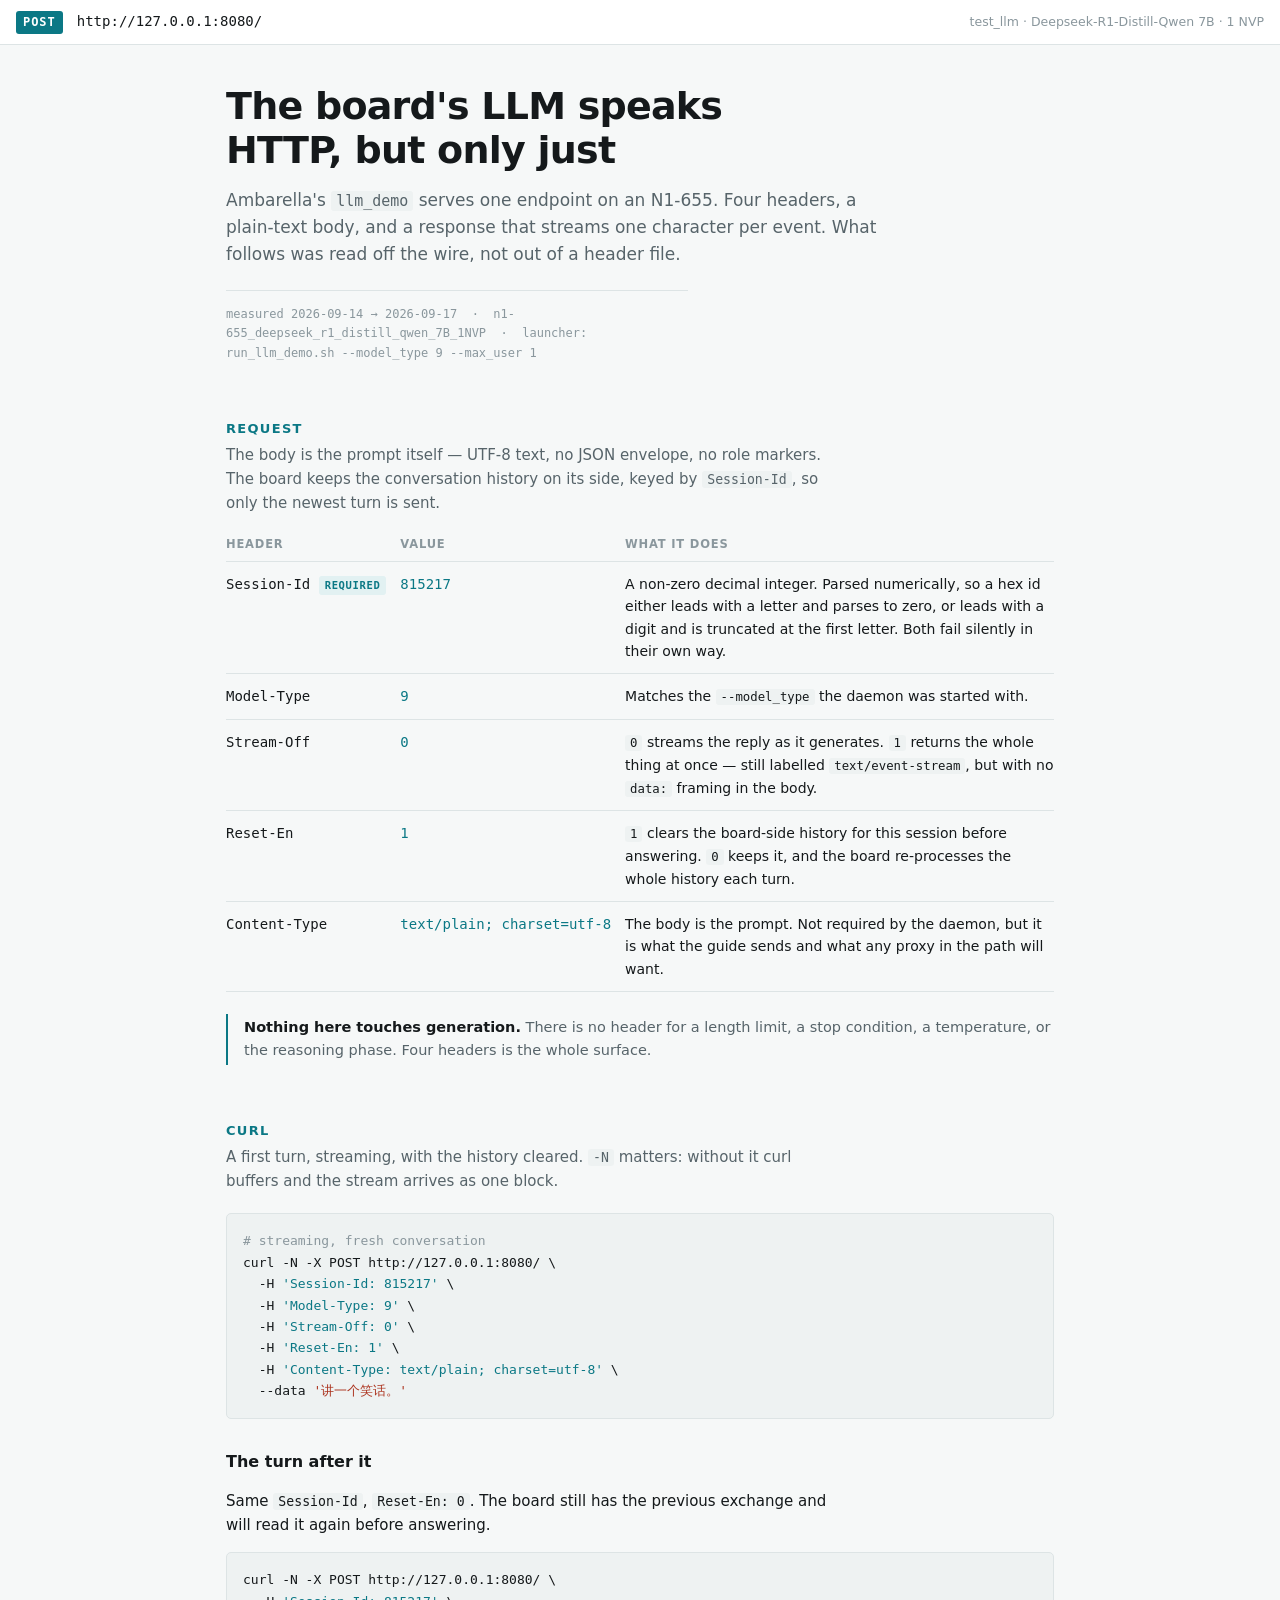
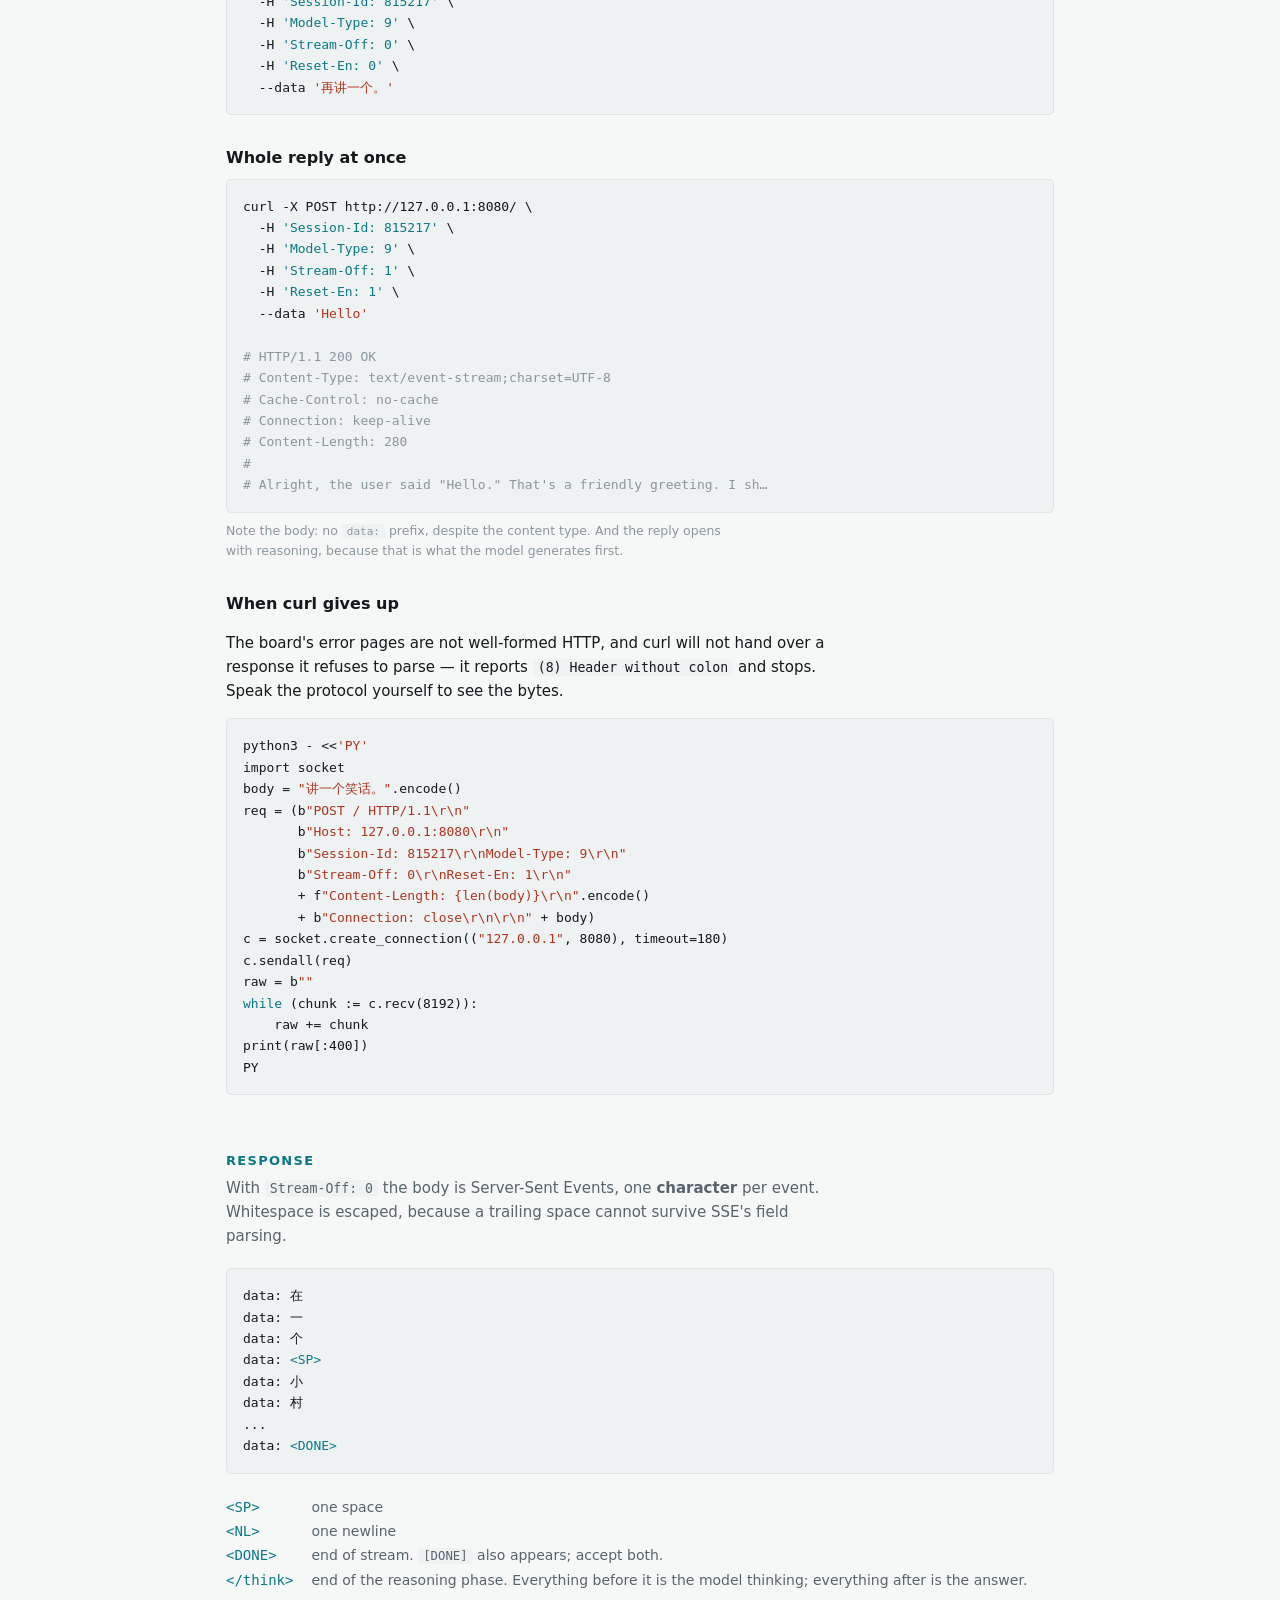
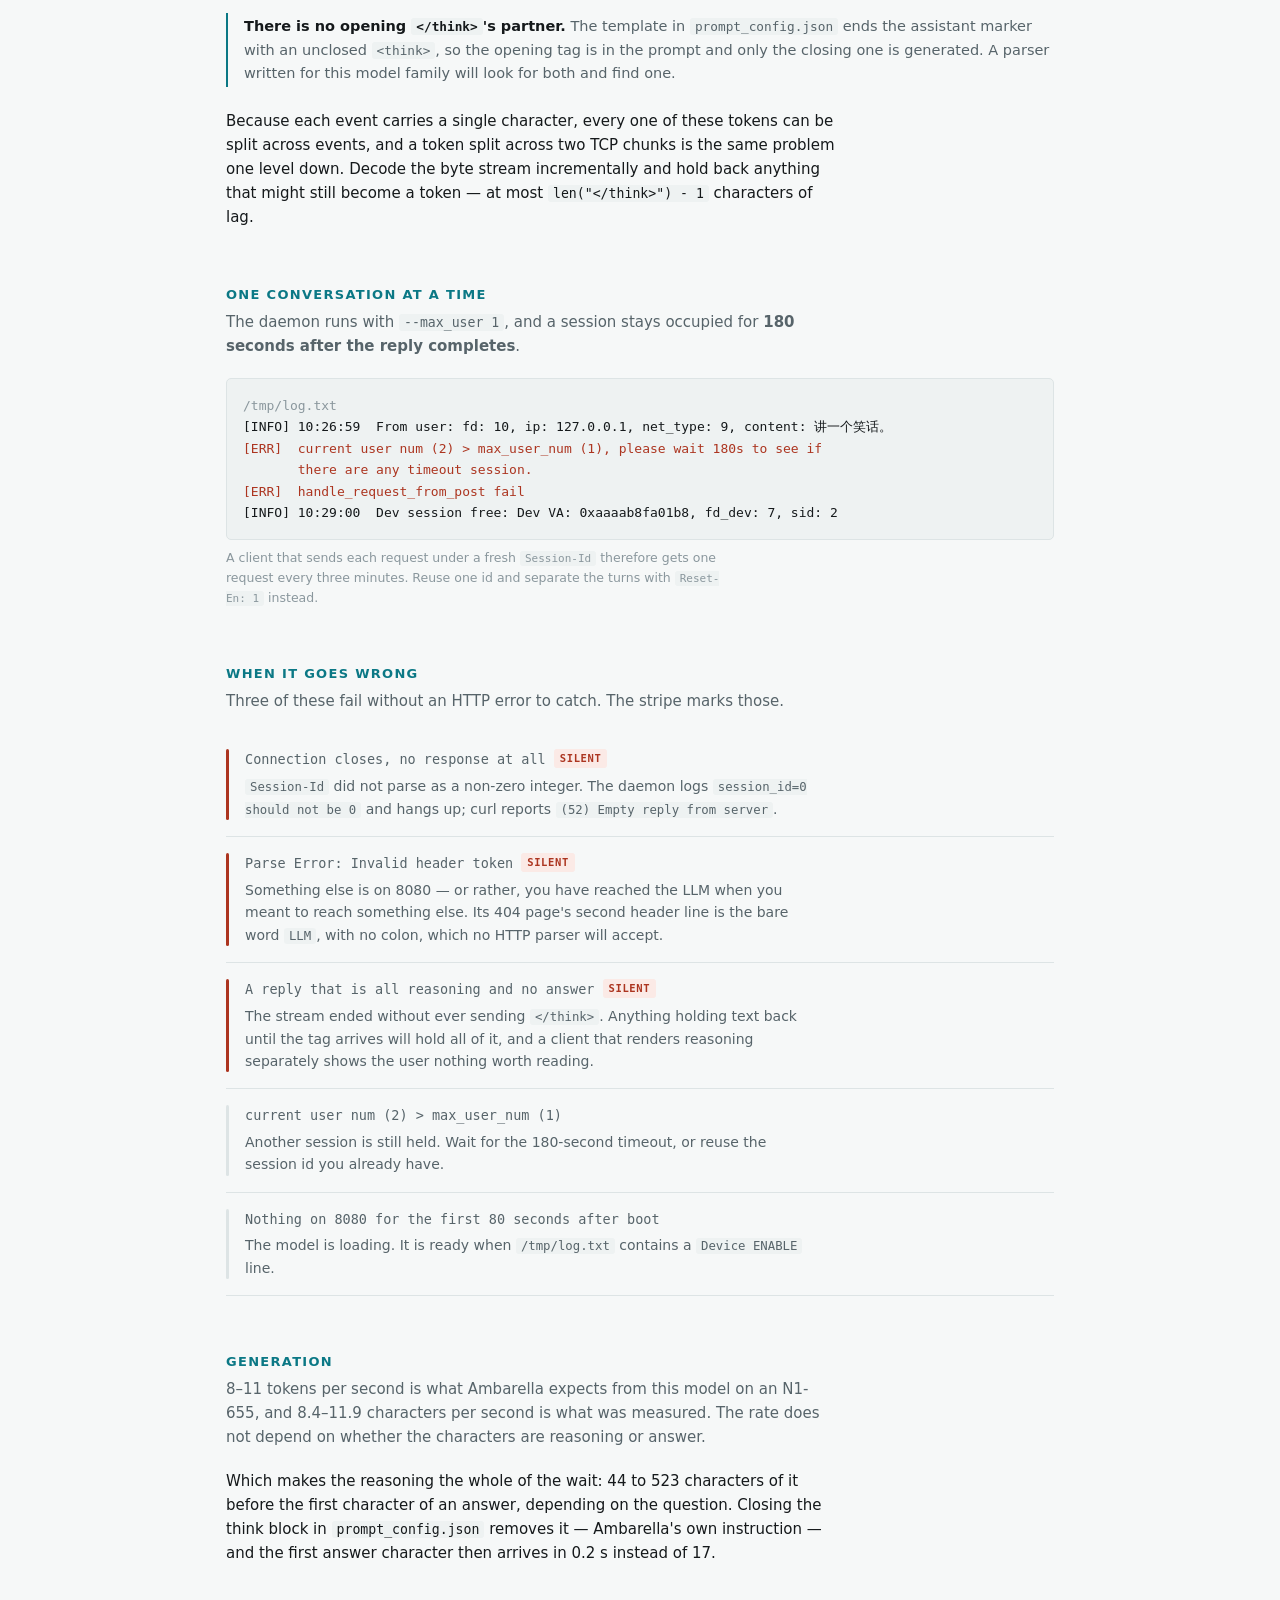
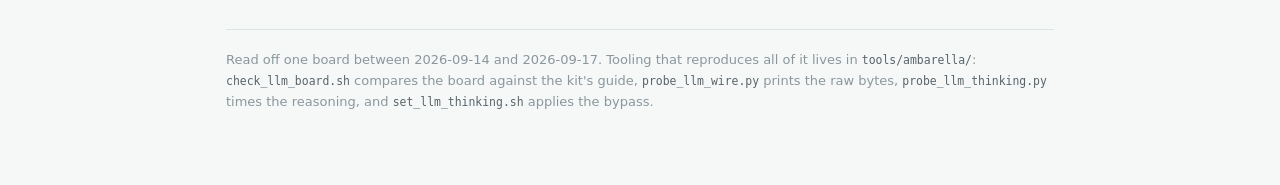
<file: docs/development/board_llm_wire.html>
<!doctype html>
<html lang="en">
<head>
<meta charset="utf-8">
<meta name="viewport" content="width=device-width, initial-scale=1, viewport-fit=cover">
<title>N1-655 LLM Wire Reference</title>
<style>
  :root { color-scheme: light dark; }
  * { box-sizing: border-box; }
  body { margin: 0; }
  img { max-width: 100%; }
  [hidden] { display: none !important; }
</style>

<style>
  :root {
    --ground: #f6f8f8;
    --surface: #ffffff;
    --sunk: #eef2f2;
    --ink: #15191b;
    --ink-soft: #57646a;
    --ink-faint: #8a979d;
    --rule: #dde4e5;
    --signal: #0b7885;
    --signal-soft: #e2f1f2;
    --alarm: #ac3520;
    --alarm-soft: #fbeae6;
    --shadow: 0 1px 2px rgba(18, 34, 38, .06);
  }
  @media (prefers-color-scheme: dark) {
    :root:not([data-theme="light"]) {
      --ground: #0f1214;
      --surface: #161a1d;
      --sunk: #1c2225;
      --ink: #e7ecee;
      --ink-soft: #9aa5ab;
      --ink-faint: #6b777d;
      --rule: #293135;
      --signal: #45b9c6;
      --signal-soft: #102f33;
      --alarm: #e5806b;
      --alarm-soft: #2c1a16;
      --shadow: 0 1px 2px rgba(0, 0, 0, .4);
    }
  }
  :root[data-theme="dark"] {
    --ground: #0f1214;
    --surface: #161a1d;
    --sunk: #1c2225;
    --ink: #e7ecee;
    --ink-soft: #9aa5ab;
    --ink-faint: #6b777d;
    --rule: #293135;
    --signal: #45b9c6;
    --signal-soft: #102f33;
    --alarm: #e5806b;
    --alarm-soft: #2c1a16;
    --shadow: 0 1px 2px rgba(0, 0, 0, .4);
  }

  body {
    background: var(--ground);
    color: var(--ink);
    font-family: system-ui, -apple-system, "Segoe UI", "Noto Sans CJK TC", "PingFang TC", "Microsoft JhengHei", sans-serif;
    font-size: 15px;
    line-height: 1.6;
    -webkit-font-smoothing: antialiased;
  }

  .endpoint-bar {
    position: sticky;
    top: env(safe-area-inset-top, 0px);
    z-index: 10;
    background: var(--surface);
    border-bottom: 1px solid var(--rule);
    padding: 10px 16px;
    display: flex;
    flex-wrap: wrap;
    align-items: baseline;
    gap: 6px 14px;
  }
  .endpoint-bar .method {
    font-family: ui-monospace, "SF Mono", "Cascadia Mono", "DejaVu Sans Mono", "Noto Sans Mono CJK TC", monospace;
    font-weight: 600;
    font-size: 12px;
    letter-spacing: .08em;
    color: var(--surface);
    background: var(--signal);
    padding: 2px 7px;
    border-radius: 3px;
  }
  .endpoint-bar .url {
    font-family: ui-monospace, "SF Mono", "Cascadia Mono", "DejaVu Sans Mono", "Noto Sans Mono CJK TC", monospace;
    font-size: 14px;
    font-weight: 500;
  }
  .endpoint-bar .who {
    font-size: 12.5px;
    color: var(--ink-faint);
    margin-left: auto;
  }

  .wrap {
    max-width: 860px;
    margin: 0 auto;
    padding-inline: 16px;
    padding-block: 40px 72px;
  }

  h1 {
    font-size: clamp(28px, 5vw, 38px);
    line-height: 1.15;
    letter-spacing: -.02em;
    font-weight: 700;
    margin: 0 0 14px;
    text-wrap: balance;
  }
  .standfirst {
    font-size: 17px;
    color: var(--ink-soft);
    max-width: 62ch;
    margin: 0 0 8px;
  }
  .provenance {
    font-family: ui-monospace, "SF Mono", "Cascadia Mono", "DejaVu Sans Mono", "Noto Sans Mono CJK TC", monospace;
    font-size: 12px;
    color: var(--ink-faint);
    margin: 22px 0 0;
    padding-top: 14px;
    border-top: 1px solid var(--rule);
  }

  h2 {
    font-size: 13px;
    font-weight: 600;
    letter-spacing: .1em;
    text-transform: uppercase;
    color: var(--signal);
    margin: 56px 0 4px;
  }
  h2 + .lede {
    color: var(--ink-soft);
    max-width: 64ch;
    margin: 0 0 20px;
  }
  h3 {
    font-size: 16px;
    font-weight: 600;
    margin: 30px 0 8px;
  }
  p { max-width: 64ch; }
  code {
    font-family: ui-monospace, "SF Mono", "Cascadia Mono", "DejaVu Sans Mono", "Noto Sans Mono CJK TC", monospace;
    font-size: .88em;
    background: var(--sunk);
    padding: 1px 5px;
    border-radius: 3px;
  }

  .scroll { overflow-x: auto; }

  table {
    border-collapse: collapse;
    width: 100%;
    min-width: 520px;
    font-size: 14px;
  }
  th {
    text-align: left;
    font-size: 11.5px;
    letter-spacing: .07em;
    text-transform: uppercase;
    color: var(--ink-faint);
    font-weight: 600;
    padding: 0 14px 7px 0;
    border-bottom: 1px solid var(--rule);
  }
  td {
    padding: 11px 14px 11px 0;
    border-bottom: 1px solid var(--rule);
    vertical-align: top;
  }
  td:last-child, th:last-child { padding-right: 0; }
  td.k {
    font-family: ui-monospace, "SF Mono", "Cascadia Mono", "DejaVu Sans Mono", "Noto Sans Mono CJK TC", monospace;
    font-weight: 500;
    white-space: nowrap;
  }
  td.v {
    font-family: ui-monospace, "SF Mono", "Cascadia Mono", "DejaVu Sans Mono", "Noto Sans Mono CJK TC", monospace;
    color: var(--signal);
    white-space: nowrap;
  }
  .req {
    display: inline-block;
    font-size: 10.5px;
    letter-spacing: .06em;
    text-transform: uppercase;
    font-weight: 600;
    color: var(--signal);
    background: var(--signal-soft);
    padding: 1px 6px;
    border-radius: 3px;
  }

  pre {
    font-family: ui-monospace, "SF Mono", "Cascadia Mono", "DejaVu Sans Mono", "Noto Sans Mono CJK TC", monospace;
    font-size: 13px;
    line-height: 1.65;
    background: var(--sunk);
    border: 1px solid var(--rule);
    border-radius: 5px;
    padding: 16px;
    overflow-x: auto;
    margin: 0;
    tab-size: 2;
  }
  pre .c { color: var(--ink-faint); }
  pre .h { color: var(--signal); font-weight: 500; }
  pre .s { color: var(--alarm); }
  .caption {
    font-size: 12.5px;
    color: var(--ink-faint);
    margin: 8px 0 0;
    max-width: 64ch;
  }

  .anatomy {
    display: grid;
    grid-template-columns: max-content 1fr;
    gap: 2px 18px;
    font-size: 14px;
    align-items: baseline;
  }
  .anatomy dt {
    font-family: ui-monospace, "SF Mono", "Cascadia Mono", "DejaVu Sans Mono", "Noto Sans Mono CJK TC", monospace;
    color: var(--signal);
    white-space: nowrap;
  }
  .anatomy dd { margin: 0; color: var(--ink-soft); }

  .fails { margin-top: 20px; }
  .fail {
    display: grid;
    grid-template-columns: 3px 1fr;
    gap: 0 16px;
    padding: 16px 0;
    border-bottom: 1px solid var(--rule);
  }
  .fail .stripe { background: var(--rule); border-radius: 2px; }
  .fail.silent .stripe { background: var(--alarm); }
  .fail .sym {
    font-family: ui-monospace, "SF Mono", "Cascadia Mono", "DejaVu Sans Mono", "Noto Sans Mono CJK TC", monospace;
    font-size: 13.5px;
    font-weight: 500;
    margin: 0 0 4px;
    word-break: break-word;
  }
  .fail p { margin: 0; font-size: 14px; color: var(--ink-soft); }
  .tag {
    display: inline-block;
    font-size: 10.5px;
    letter-spacing: .06em;
    text-transform: uppercase;
    font-weight: 600;
    color: var(--alarm);
    background: var(--alarm-soft);
    padding: 1px 6px;
    border-radius: 3px;
    margin-left: 8px;
    vertical-align: 2px;
  }

  .note {
    border-left: 2px solid var(--signal);
    padding: 2px 0 2px 16px;
    margin: 22px 0;
    color: var(--ink-soft);
    font-size: 14.5px;
  }
  .note strong { color: var(--ink); font-weight: 600; }

  footer {
    margin-top: 64px;
    padding-top: 20px;
    border-top: 1px solid var(--rule);
    font-size: 13px;
    color: var(--ink-faint);
  }
  footer code { background: none; padding: 0; color: var(--ink-soft); }

  @media (max-width: 560px) {
    .anatomy { grid-template-columns: 1fr; gap: 0; }
    .anatomy dd { margin: 0 0 12px; }
    .endpoint-bar .who { margin-left: 0; width: 100%; }
  }
</style>
</head>
<body>


<div class="endpoint-bar">
  <span class="method">POST</span>
  <span class="url">http://127.0.0.1:8080/</span>
  <span class="who">test_llm &middot; Deepseek-R1-Distill-Qwen 7B &middot; 1 NVP</span>
</div>

<div class="wrap">

  <h1>The board's LLM speaks HTTP, but only just</h1>
  <p class="standfirst">
    Ambarella's <code>llm_demo</code> serves one endpoint on an N1-655. Four headers,
    a plain-text body, and a response that streams one character per event. What
    follows was read off the wire, not out of a header file.
  </p>
  <p class="provenance">
    measured 2026-09-14 &rarr; 2026-09-17 &nbsp;&middot;&nbsp; n1-655_deepseek_r1_distill_qwen_7B_1NVP
    &nbsp;&middot;&nbsp; launcher: run_llm_demo.sh --model_type 9 --max_user 1
  </p>

  <h2>Request</h2>
  <p class="lede">
    The body is the prompt itself &mdash; UTF-8 text, no JSON envelope, no role
    markers. The board keeps the conversation history on its side, keyed by
    <code>Session-Id</code>, so only the newest turn is sent.
  </p>

  <div class="scroll">
    <table>
      <thead>
        <tr><th>Header</th><th>Value</th><th>What it does</th></tr>
      </thead>
      <tbody>
        <tr>
          <td class="k">Session-Id <span class="req">required</span></td>
          <td class="v">815217</td>
          <td>A non-zero decimal integer. Parsed numerically, so a hex id either
              leads with a letter and parses to zero, or leads with a digit and is
              truncated at the first letter. Both fail silently in their own way.</td>
        </tr>
        <tr>
          <td class="k">Model-Type</td>
          <td class="v">9</td>
          <td>Matches the <code>--model_type</code> the daemon was started with.</td>
        </tr>
        <tr>
          <td class="k">Stream-Off</td>
          <td class="v">0</td>
          <td><code>0</code> streams the reply as it generates. <code>1</code> returns
              the whole thing at once &mdash; still labelled <code>text/event-stream</code>,
              but with no <code>data:</code> framing in the body.</td>
        </tr>
        <tr>
          <td class="k">Reset-En</td>
          <td class="v">1</td>
          <td><code>1</code> clears the board-side history for this session before
              answering. <code>0</code> keeps it, and the board re-processes the whole
              history each turn.</td>
        </tr>
        <tr>
          <td class="k">Content-Type</td>
          <td class="v">text/plain; charset=utf-8</td>
          <td>The body is the prompt. Not required by the daemon, but it is what the
              guide sends and what any proxy in the path will want.</td>
        </tr>
      </tbody>
    </table>
  </div>

  <div class="note">
    <strong>Nothing here touches generation.</strong> There is no header for a length
    limit, a stop condition, a temperature, or the reasoning phase. Four headers is the
    whole surface.
  </div>

  <h2>curl</h2>
  <p class="lede">
    A first turn, streaming, with the history cleared. <code>-N</code> matters: without
    it curl buffers and the stream arrives as one block.
  </p>

  <pre><span class="c"># streaming, fresh conversation</span>
curl -N -X POST http://127.0.0.1:8080/ \
  -H <span class="h">'Session-Id: 815217'</span> \
  -H <span class="h">'Model-Type: 9'</span> \
  -H <span class="h">'Stream-Off: 0'</span> \
  -H <span class="h">'Reset-En: 1'</span> \
  -H <span class="h">'Content-Type: text/plain; charset=utf-8'</span> \
  --data <span class="s">'讲一个笑话。'</span></pre>

  <h3>The turn after it</h3>
  <p>Same <code>Session-Id</code>, <code>Reset-En: 0</code>. The board still has the
     previous exchange and will read it again before answering.</p>

  <pre>curl -N -X POST http://127.0.0.1:8080/ \
  -H <span class="h">'Session-Id: 815217'</span> \
  -H <span class="h">'Model-Type: 9'</span> \
  -H <span class="h">'Stream-Off: 0'</span> \
  -H <span class="h">'Reset-En: 0'</span> \
  --data <span class="s">'再讲一个。'</span></pre>

  <h3>Whole reply at once</h3>

  <pre>curl -X POST http://127.0.0.1:8080/ \
  -H <span class="h">'Session-Id: 815217'</span> \
  -H <span class="h">'Model-Type: 9'</span> \
  -H <span class="h">'Stream-Off: 1'</span> \
  -H <span class="h">'Reset-En: 1'</span> \
  --data <span class="s">'Hello'</span>

<span class="c"># HTTP/1.1 200 OK
# Content-Type: text/event-stream;charset=UTF-8
# Cache-Control: no-cache
# Connection: keep-alive
# Content-Length: 280
#
# Alright, the user said "Hello." That's a friendly greeting. I sh…</span></pre>
  <p class="caption">
    Note the body: no <code>data:</code> prefix, despite the content type. And the reply
    opens with reasoning, because that is what the model generates first.
  </p>

  <h3>When curl gives up</h3>
  <p>
    The board's error pages are not well-formed HTTP, and curl will not hand over a
    response it refuses to parse &mdash; it reports <code>(8) Header without colon</code>
    and stops. Speak the protocol yourself to see the bytes.
  </p>

  <pre>python3 - &lt;&lt;<span class="s">'PY'</span>
import socket
body = <span class="s">"讲一个笑话。"</span>.encode()
req = (b<span class="s">"POST / HTTP/1.1\r\n"</span>
       b<span class="s">"Host: 127.0.0.1:8080\r\n"</span>
       b<span class="s">"Session-Id: 815217\r\nModel-Type: 9\r\n"</span>
       b<span class="s">"Stream-Off: 0\r\nReset-En: 1\r\n"</span>
       + f<span class="s">"Content-Length: {len(body)}\r\n"</span>.encode()
       + b<span class="s">"Connection: close\r\n\r\n"</span> + body)
c = socket.create_connection((<span class="s">"127.0.0.1"</span>, 8080), timeout=180)
c.sendall(req)
raw = b<span class="s">""</span>
<span class="h">while</span> (chunk := c.recv(8192)):
    raw += chunk
print(raw[:400])
PY</pre>

  <h2>Response</h2>
  <p class="lede">
    With <code>Stream-Off: 0</code> the body is Server-Sent Events, one
    <strong>character</strong> per event. Whitespace is escaped, because a trailing space
    cannot survive SSE's field parsing.
  </p>

  <pre>data: 在
data: 一
data: 个
data: <span class="h">&lt;SP&gt;</span>
data: 小
data: 村
...
data: <span class="h">&lt;DONE&gt;</span></pre>

  <dl class="anatomy" style="margin-top:22px">
    <dt>&lt;SP&gt;</dt><dd>one space</dd>
    <dt>&lt;NL&gt;</dt><dd>one newline</dd>
    <dt>&lt;DONE&gt;</dt><dd>end of stream. <code>[DONE]</code> also appears; accept both.</dd>
    <dt>&lt;/think&gt;</dt><dd>end of the reasoning phase. Everything before it is the
        model thinking; everything after is the answer.</dd>
  </dl>

  <div class="note">
    <strong>There is no opening <code>&lt;/think&gt;</code>'s partner.</strong> The
    template in <code>prompt_config.json</code> ends the assistant marker with an
    unclosed <code>&lt;think&gt;</code>, so the opening tag is in the prompt and only the
    closing one is generated. A parser written for this model family will look for both
    and find one.
  </div>

  <p>
    Because each event carries a single character, every one of these tokens can be split
    across events, and a token split across two TCP chunks is the same problem one level
    down. Decode the byte stream incrementally and hold back anything that might still
    become a token &mdash; at most <code>len("&lt;/think&gt;") - 1</code> characters of lag.
  </p>

  <h2>One conversation at a time</h2>
  <p class="lede">
    The daemon runs with <code>--max_user 1</code>, and a session stays occupied for
    <strong>180 seconds after the reply completes</strong>.
  </p>

  <pre><span class="c">/tmp/log.txt</span>
[INFO] 10:26:59  From user: fd: 10, ip: 127.0.0.1, net_type: 9, content: 讲一个笑话。
<span class="s">[ERR]  current user num (2) &gt; max_user_num (1), please wait 180s to see if
       there are any timeout session.</span>
<span class="s">[ERR]  handle_request_from_post fail</span>
[INFO] 10:29:00  Dev session free: Dev VA: 0xaaaab8fa01b8, fd_dev: 7, sid: 2</pre>

  <p class="caption">
    A client that sends each request under a fresh <code>Session-Id</code> therefore gets
    one request every three minutes. Reuse one id and separate the turns with
    <code>Reset-En: 1</code> instead.
  </p>

  <h2>When it goes wrong</h2>
  <p class="lede">
    Three of these fail without an HTTP error to catch. The stripe marks those.
  </p>

  <div class="fails">
    <div class="fail silent">
      <div class="stripe"></div>
      <div>
        <p class="sym">Connection closes, no response at all<span class="tag">silent</span></p>
        <p>
          <code>Session-Id</code> did not parse as a non-zero integer. The daemon logs
          <code>session_id=0 should not be 0</code> and hangs up; curl reports
          <code>(52) Empty reply from server</code>.
        </p>
      </div>
    </div>
    <div class="fail silent">
      <div class="stripe"></div>
      <div>
        <p class="sym">Parse Error: Invalid header token<span class="tag">silent</span></p>
        <p>
          Something else is on 8080 &mdash; or rather, you have reached the LLM when you
          meant to reach something else. Its 404 page's second header line is the bare
          word <code>LLM</code>, with no colon, which no HTTP parser will accept.
        </p>
      </div>
    </div>
    <div class="fail silent">
      <div class="stripe"></div>
      <div>
        <p class="sym">A reply that is all reasoning and no answer<span class="tag">silent</span></p>
        <p>
          The stream ended without ever sending <code>&lt;/think&gt;</code>. Anything
          holding text back until the tag arrives will hold all of it, and a client that
          renders reasoning separately shows the user nothing worth reading.
        </p>
      </div>
    </div>
    <div class="fail">
      <div class="stripe"></div>
      <div>
        <p class="sym">current user num (2) &gt; max_user_num (1)</p>
        <p>
          Another session is still held. Wait for the 180-second timeout, or reuse the
          session id you already have.
        </p>
      </div>
    </div>
    <div class="fail">
      <div class="stripe"></div>
      <div>
        <p class="sym">Nothing on 8080 for the first 80 seconds after boot</p>
        <p>
          The model is loading. It is ready when <code>/tmp/log.txt</code> contains a
          <code>Device ENABLE</code> line.
        </p>
      </div>
    </div>
  </div>

  <h2>Generation</h2>
  <p class="lede">
    8&ndash;11 tokens per second is what Ambarella expects from this model on an N1-655,
    and 8.4&ndash;11.9 characters per second is what was measured. The rate does not
    depend on whether the characters are reasoning or answer.
  </p>
  <p>
    Which makes the reasoning the whole of the wait: 44 to 523 characters of it before the
    first character of an answer, depending on the question. Closing the think block in
    <code>prompt_config.json</code> removes it &mdash; Ambarella's own instruction &mdash;
    and the first answer character then arrives in 0.2&nbsp;s instead of 17.
  </p>

  <footer>
    Read off one board between 2026-09-14 and 2026-09-17. Tooling that reproduces all of
    it lives in <code>tools/ambarella/</code>: <code>check_llm_board.sh</code> compares the
    board against the kit's guide, <code>probe_llm_wire.py</code> prints the raw bytes,
    <code>probe_llm_thinking.py</code> times the reasoning, and
    <code>set_llm_thinking.sh</code> applies the bypass.
  </footer>

</div>

</body>
</html>
</file>
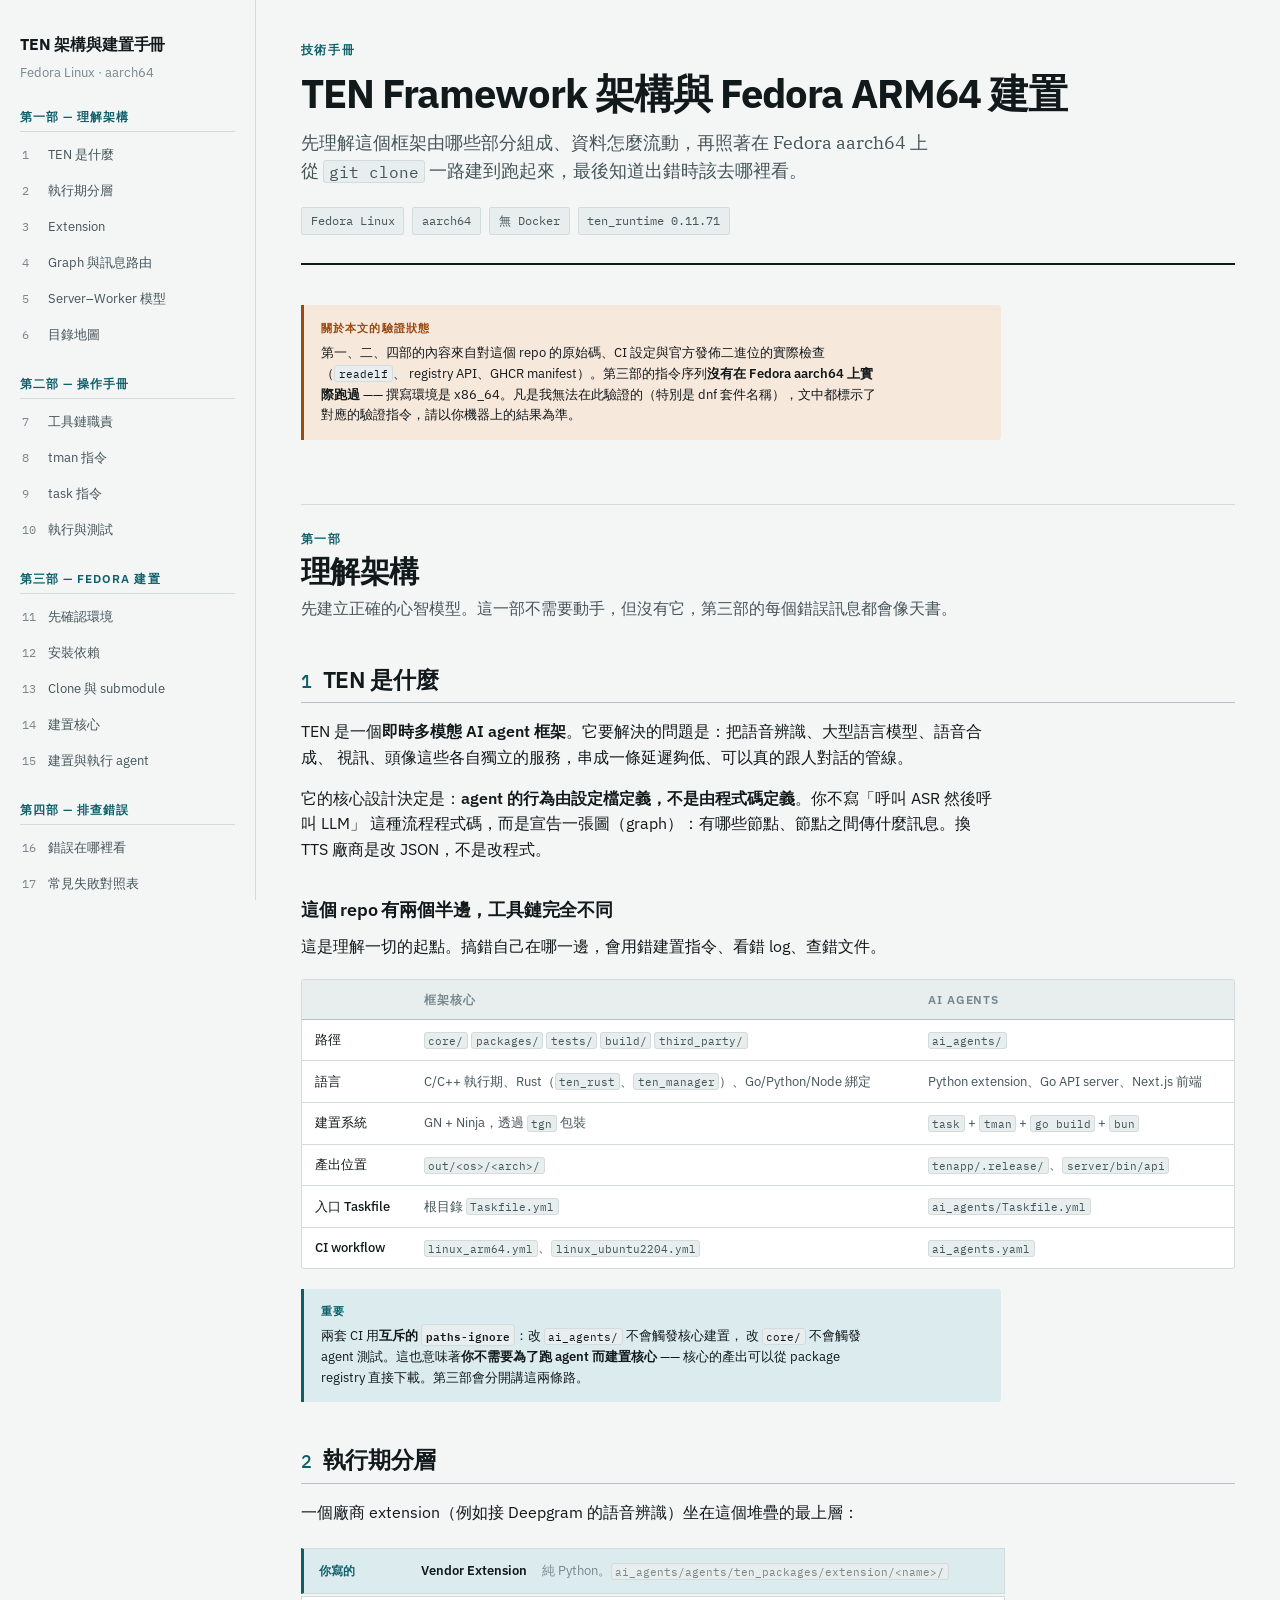
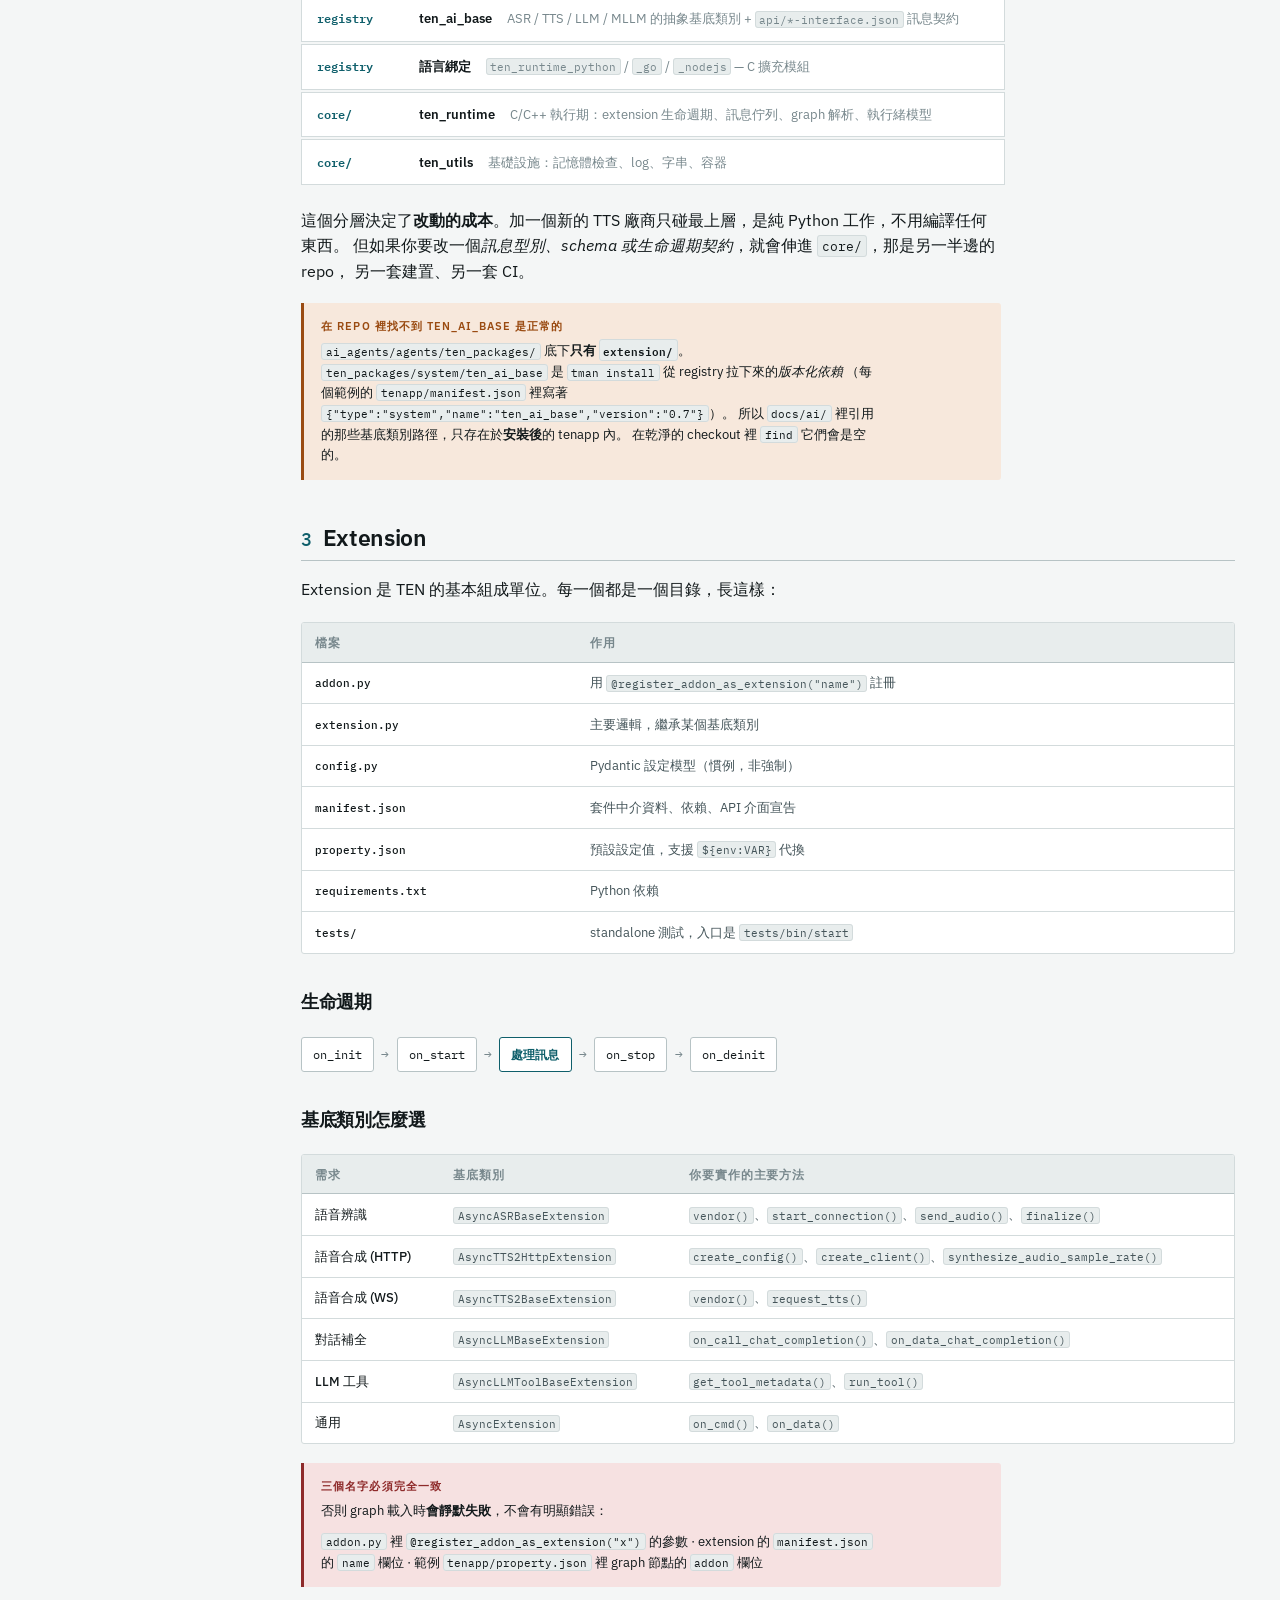
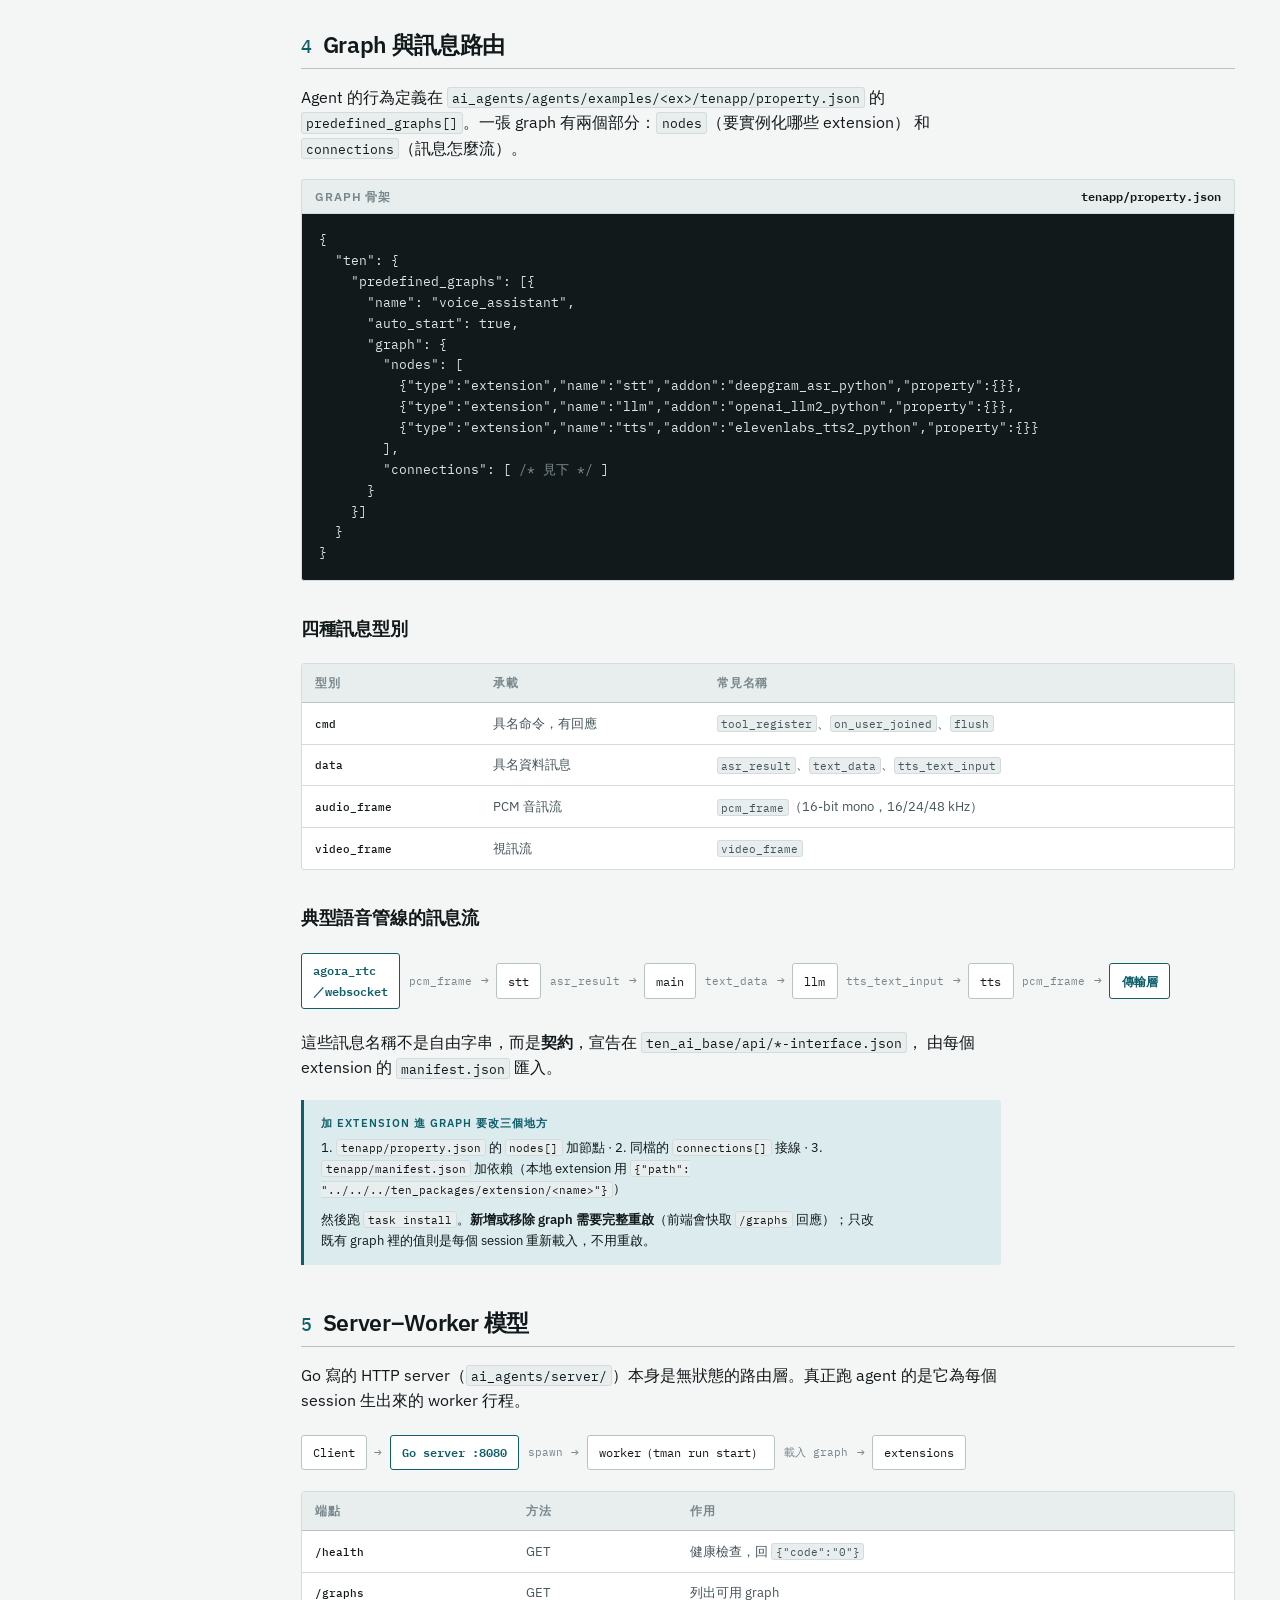
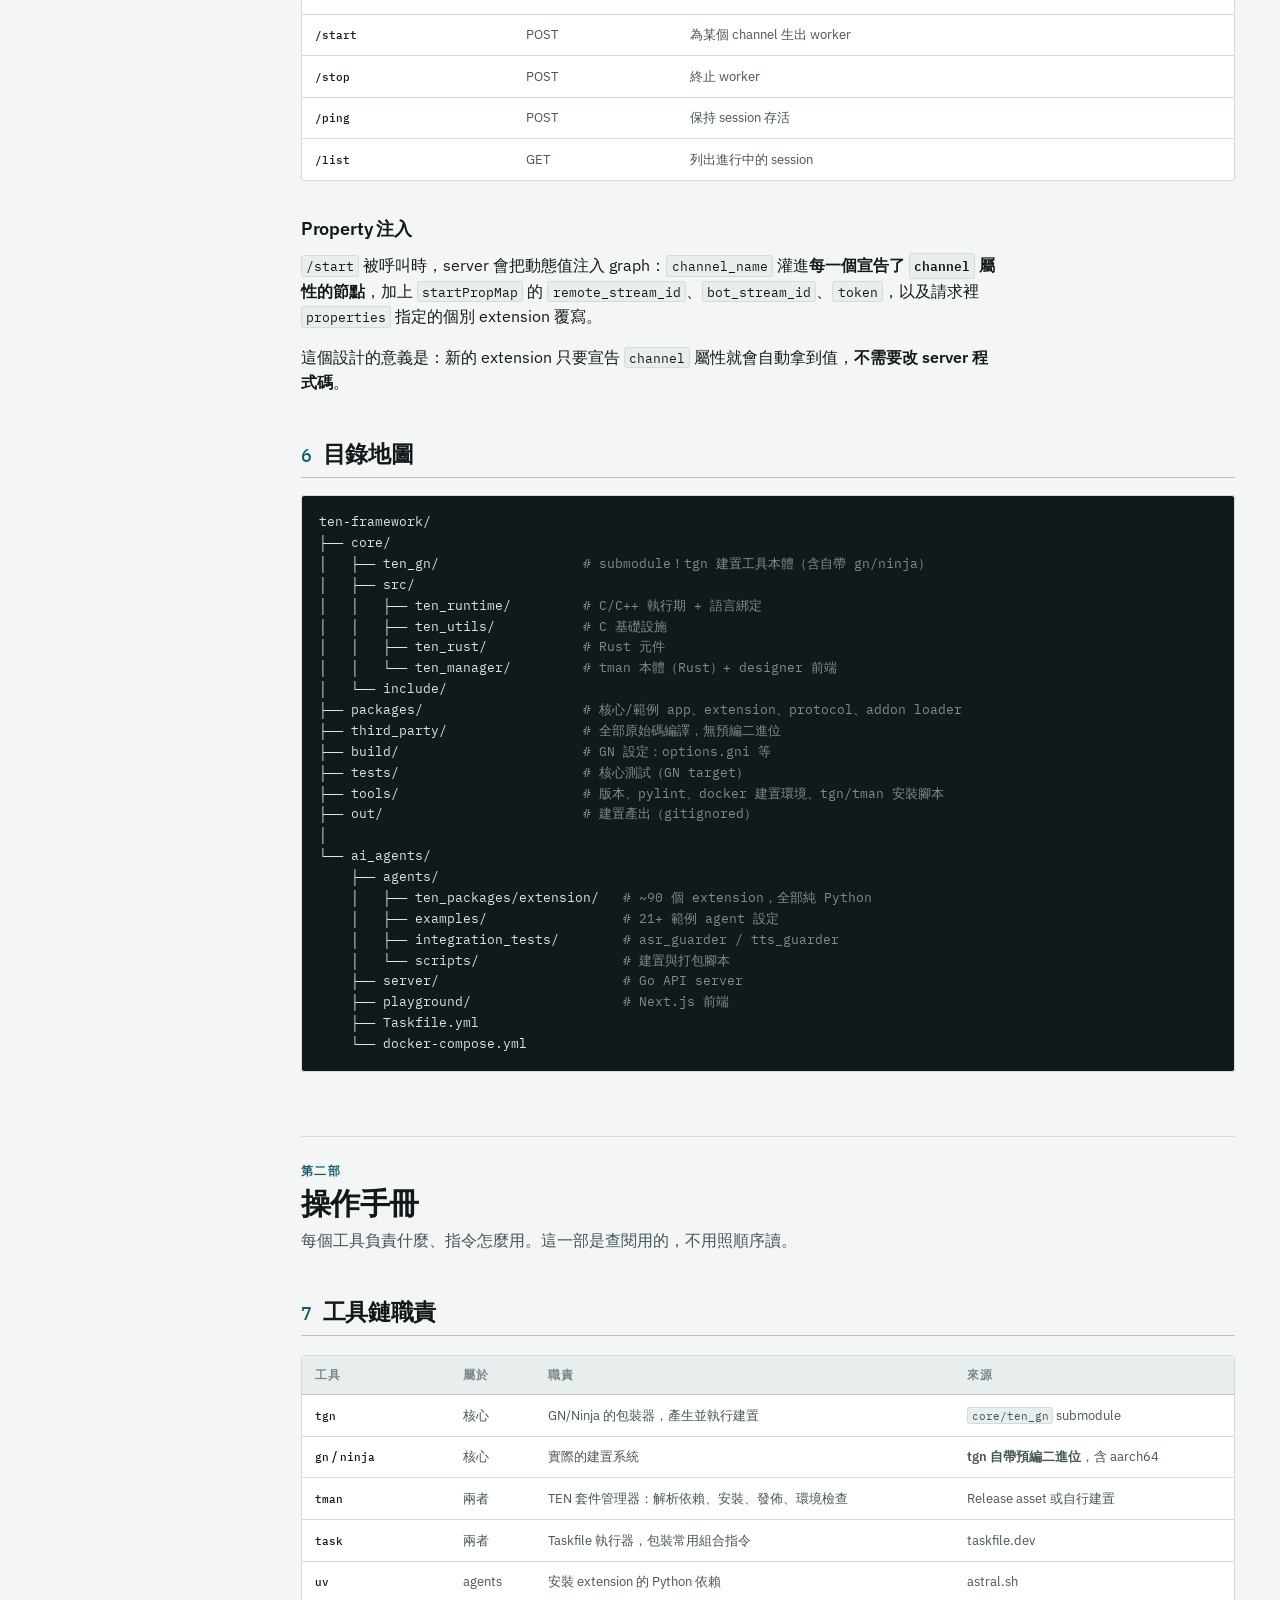
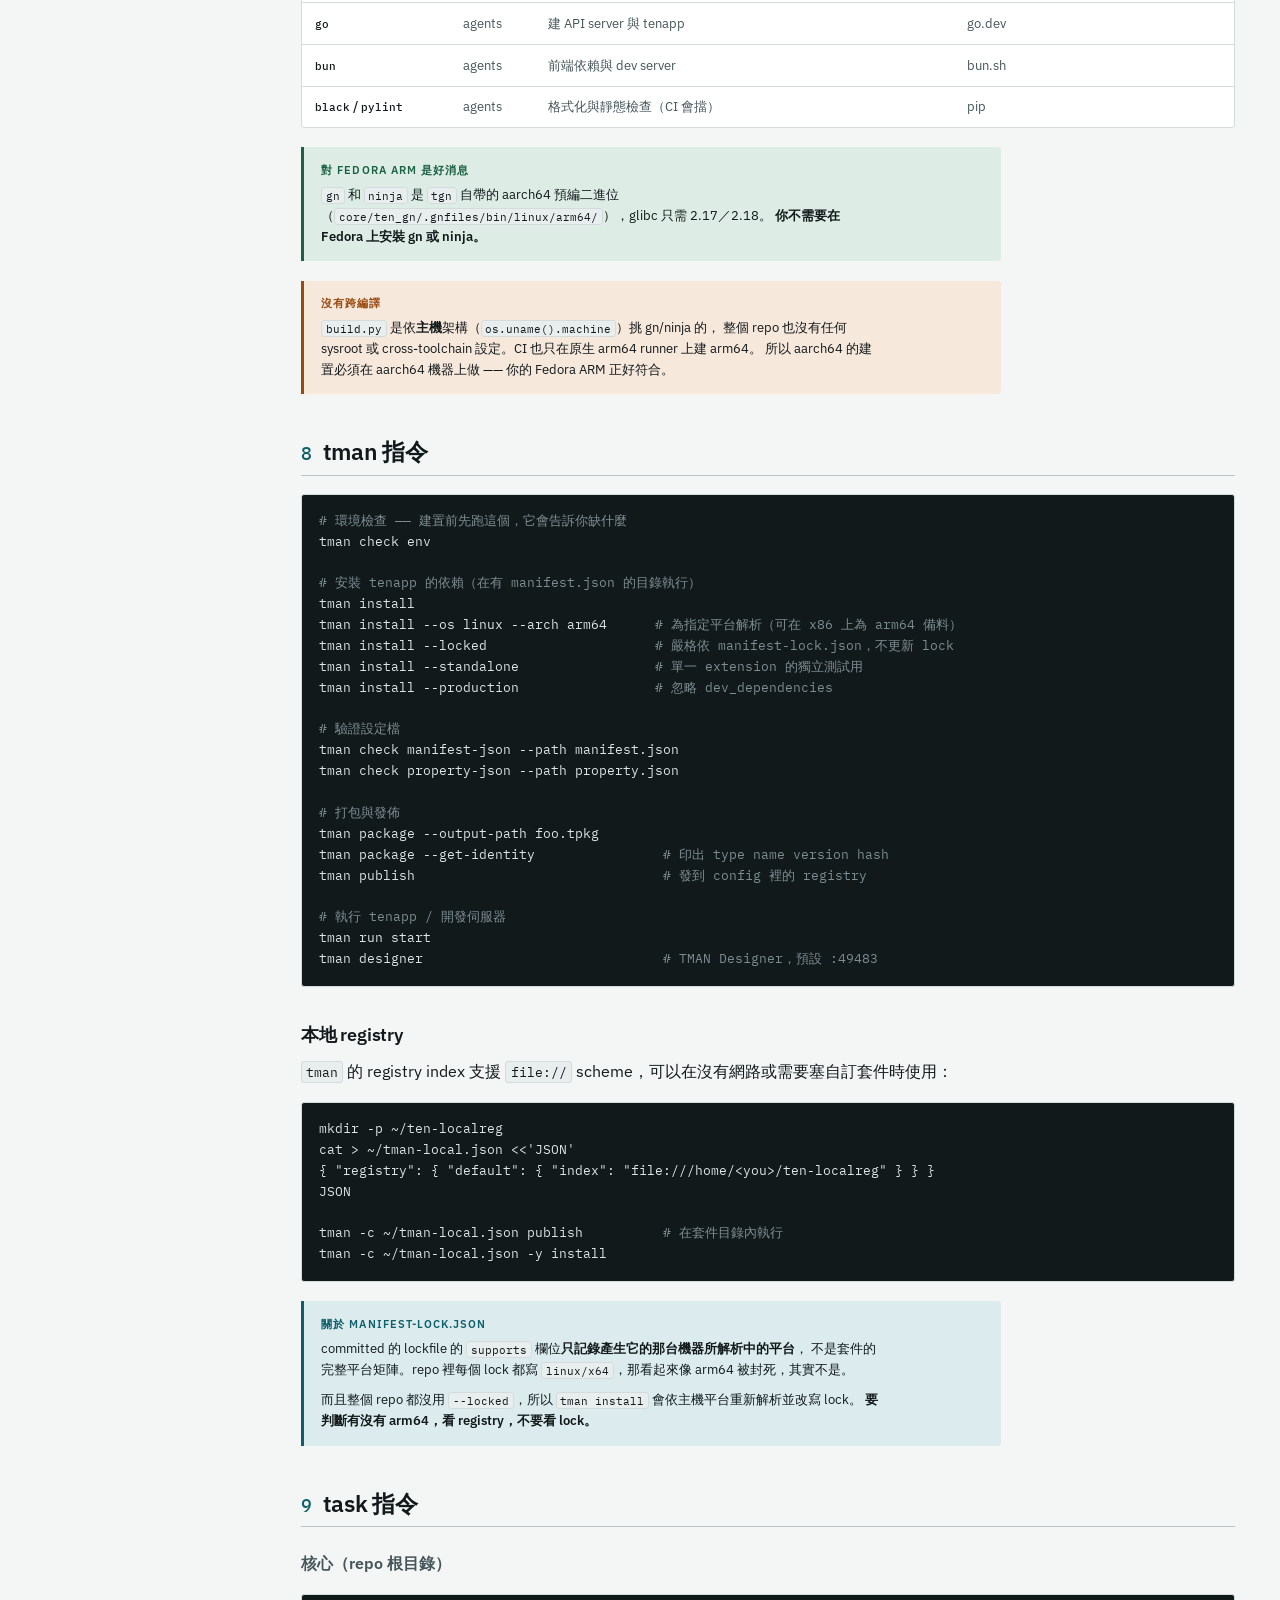
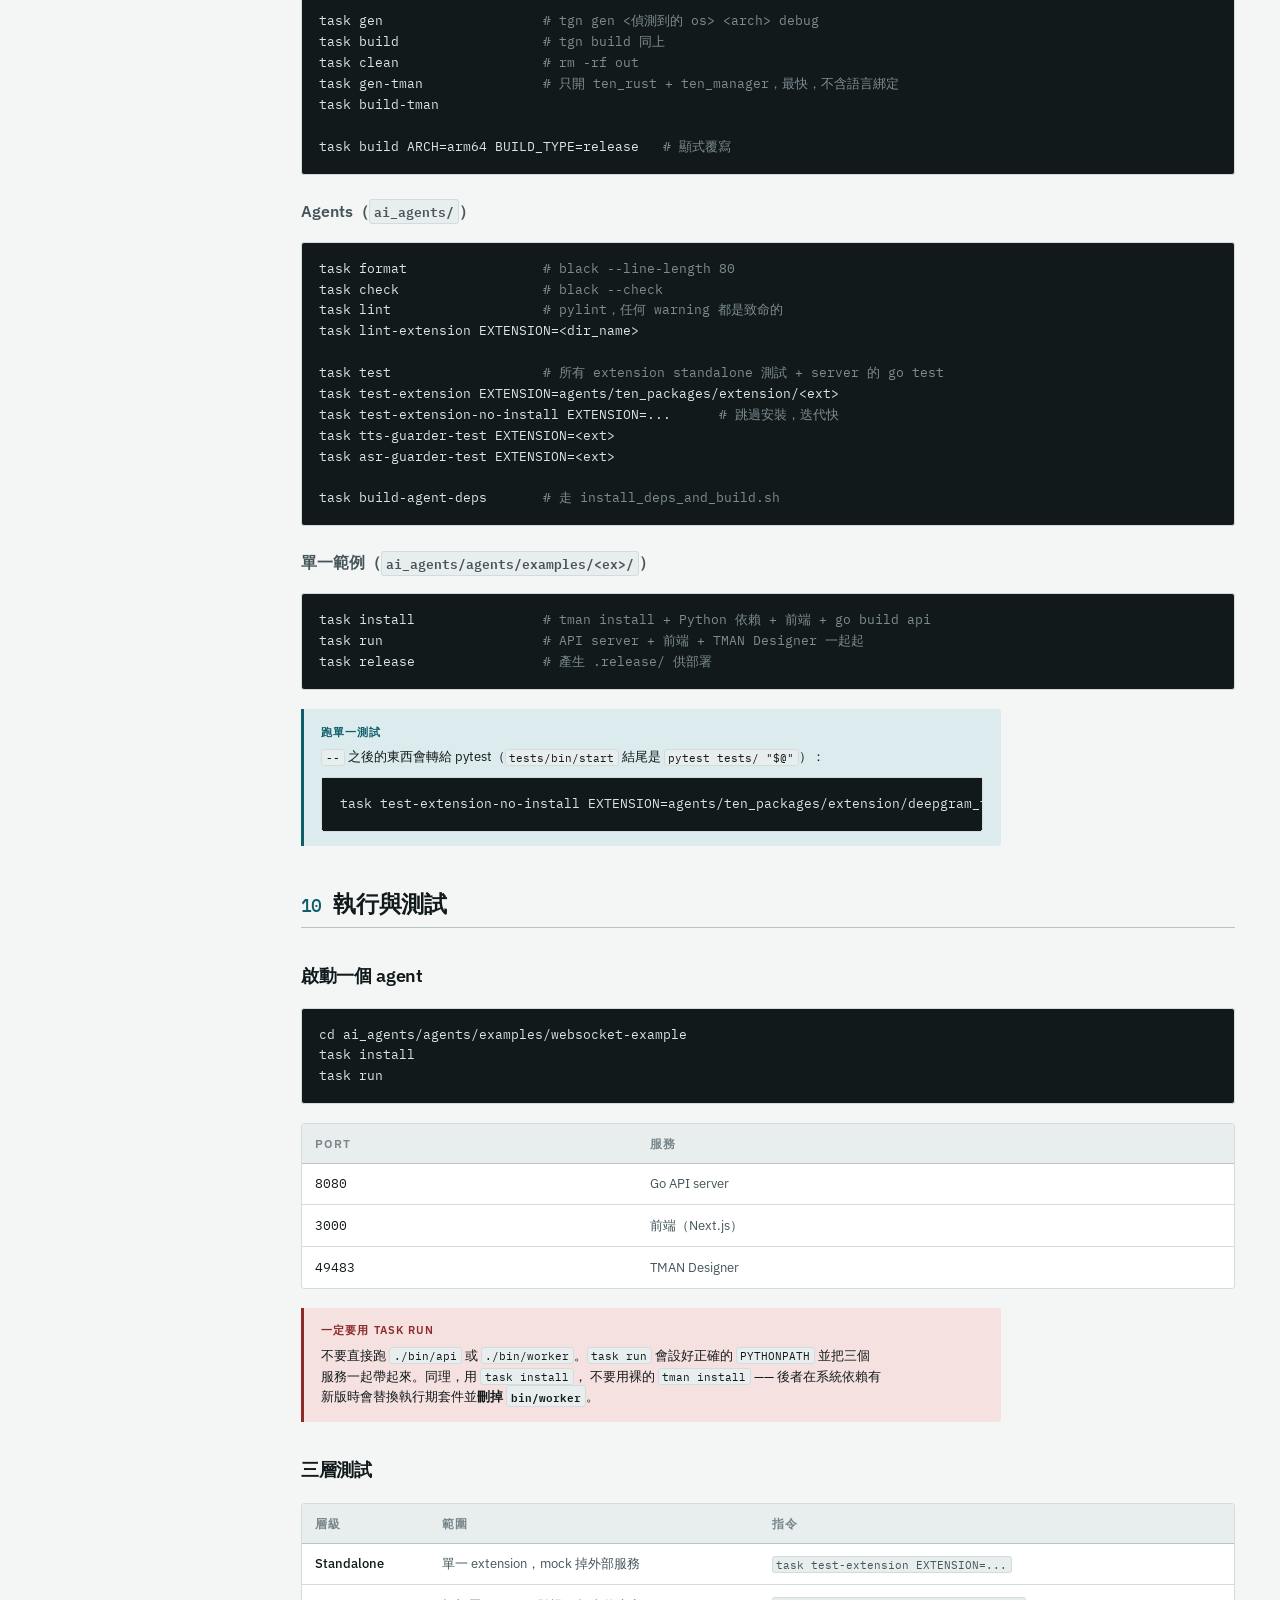
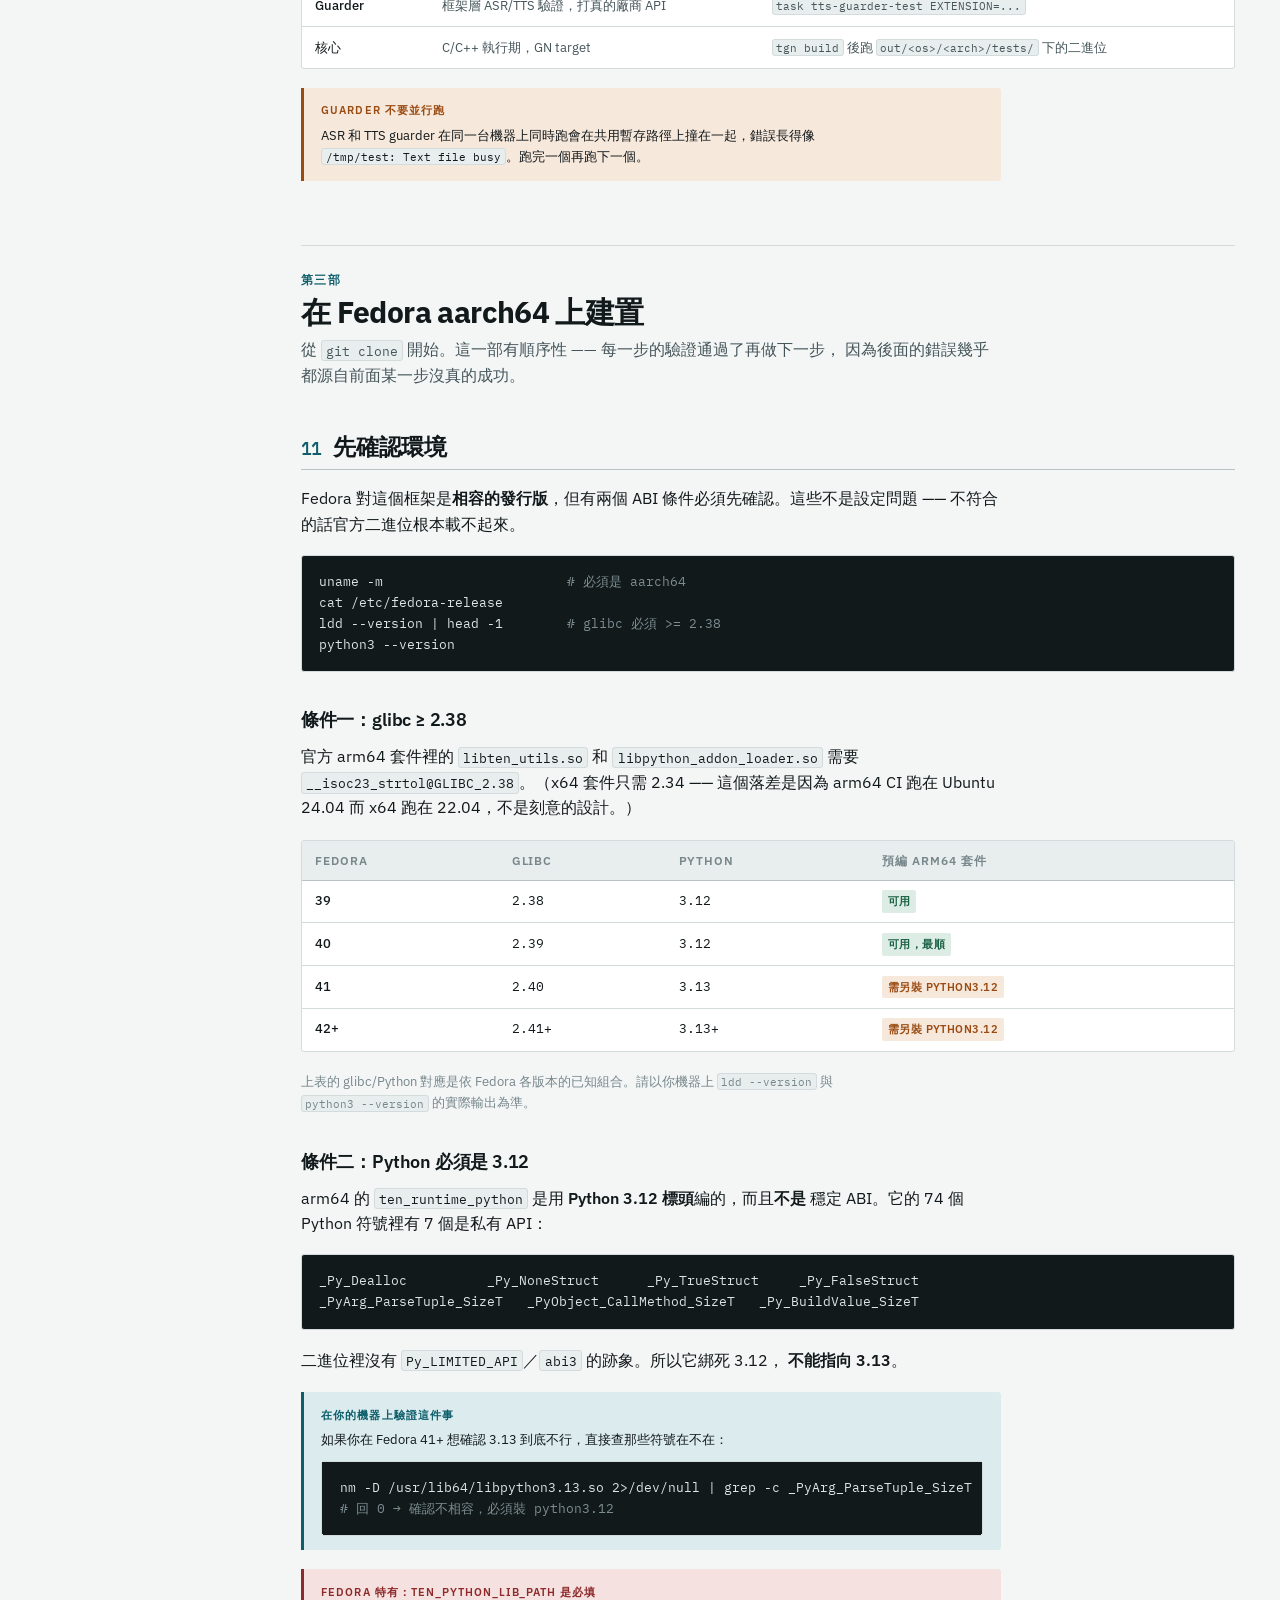
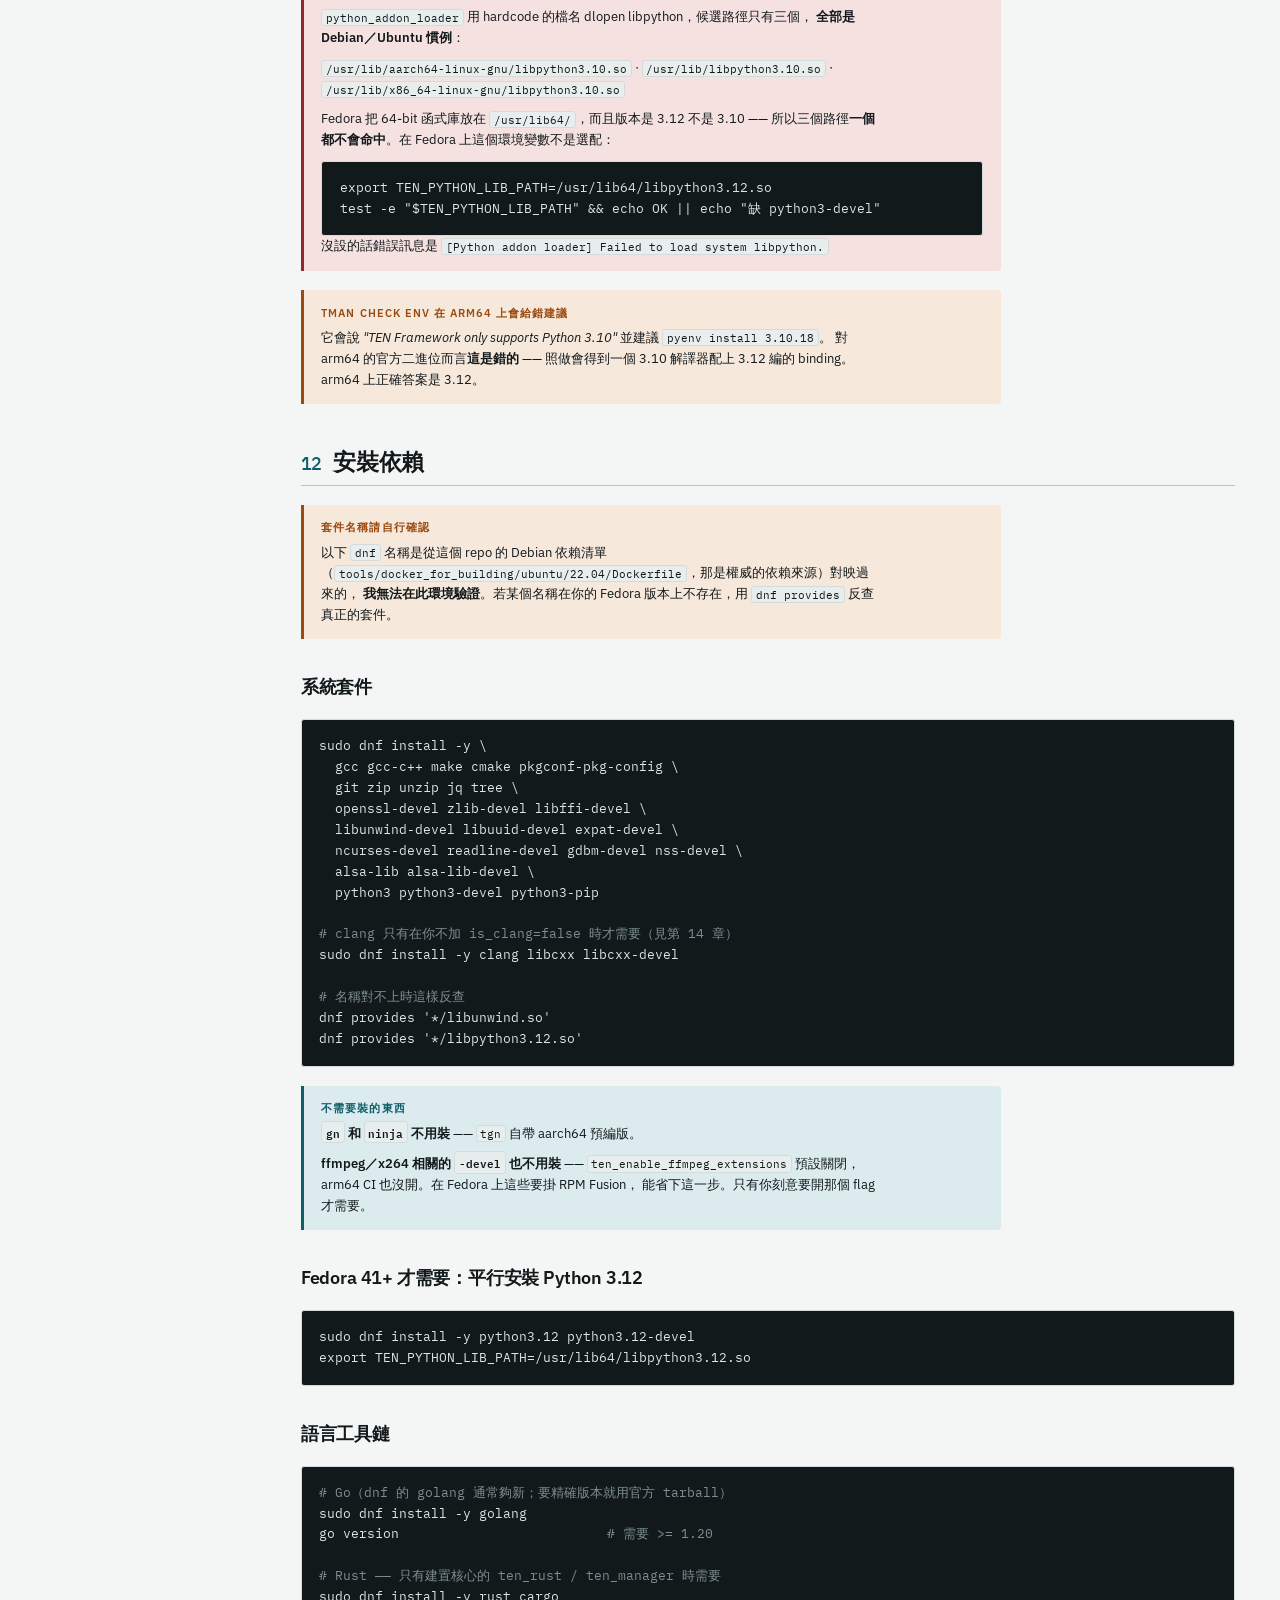
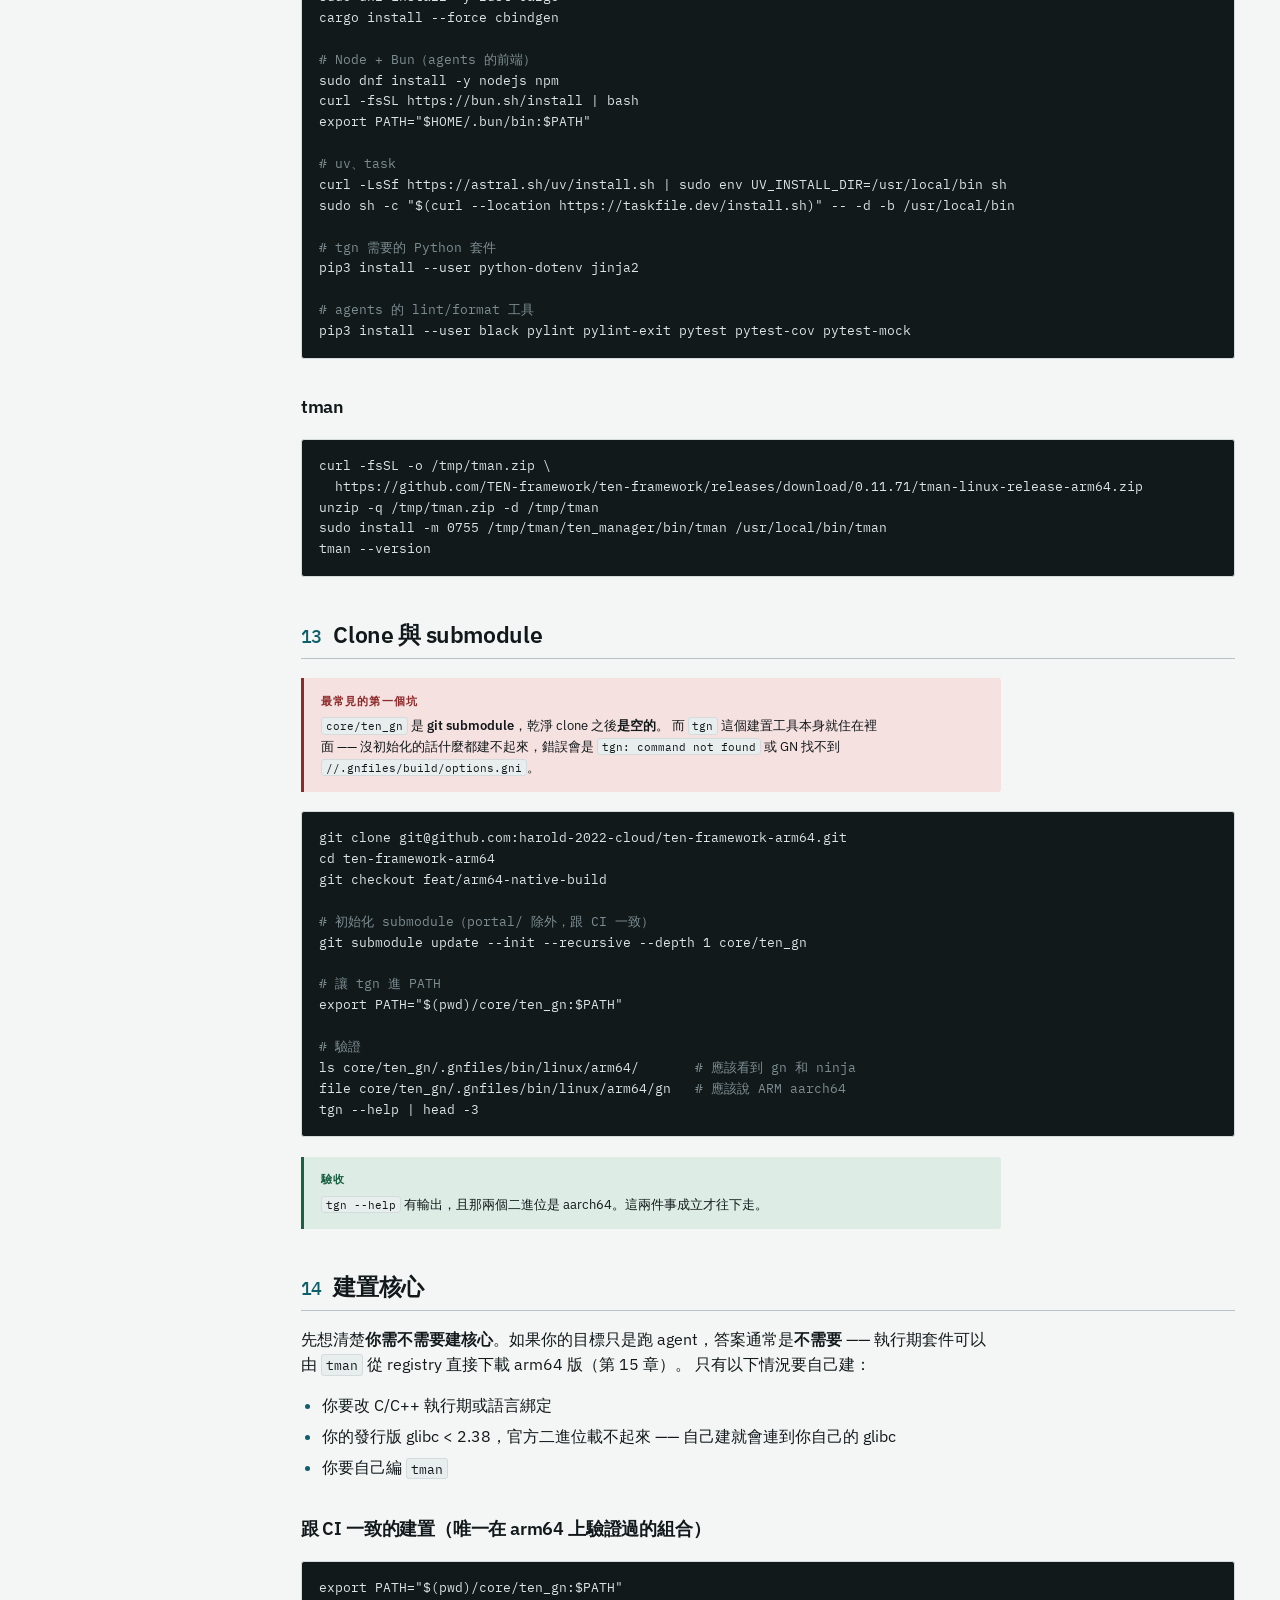
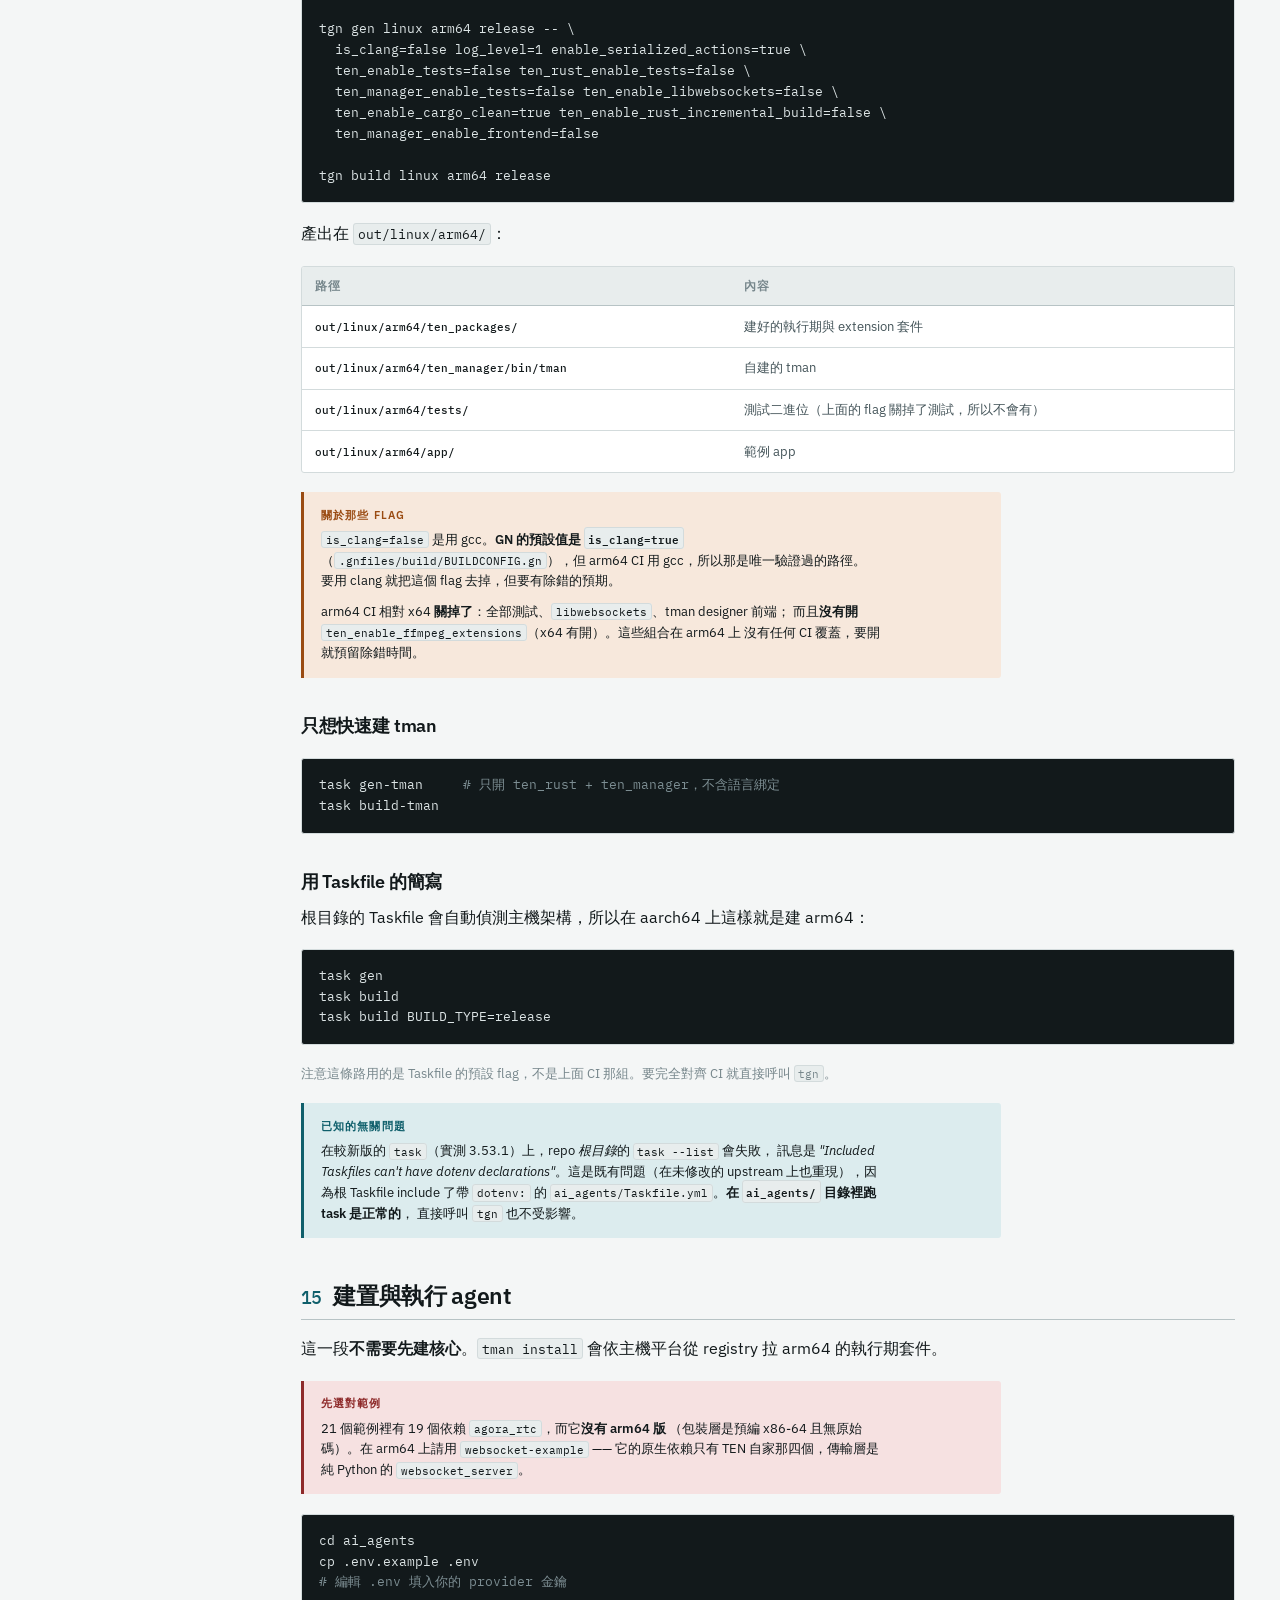
<file: docs/development/ten_manual.html>
<!doctype html>
<html lang="zh-Hant">
<head>
<meta charset="utf-8">
<meta name="viewport" content="width=device-width, initial-scale=1">
<title>TEN Framework 架構與 Fedora ARM64 建置手冊</title>
<link rel="preconnect" href="https://fonts.googleapis.com">
<link rel="preconnect" href="https://fonts.gstatic.com" crossorigin>
<link rel="stylesheet" href="https://fonts.googleapis.com/css2?family=IBM+Plex+Sans:wght@400;500;600;700&family=IBM+Plex+Serif:ital,wght@0,400;0,600;1,400&family=IBM+Plex+Mono:wght@400;500;600&display=swap">
<style>
:root{
  --paper:#F4F6F6; --card:#FFFFFF; --sunk:#E8EDED;
  --ink:#12191B; --ink-2:#45555A; --ink-3:#77878C;
  --rule:#D3DBDC; --rule-2:#B7C3C5;
  --accent:#0F5F6B; --accent-soft:#DCECEE;
  --warn:#9A4B12; --warn-soft:#F7E8DC;
  --danger:#8E2A2A; --danger-soft:#F6E1E1;
  --ok:#1B6144; --ok-soft:#DDEDE5;
  --code-bg:#12191B; --code-ink:#DCE4E5;
  --measure:70ch;
  --s--1:.8125rem; --s-0:.9688rem; --s-1:1.15rem; --s-2:1.45rem; --s-3:1.9rem; --s-4:2.5rem;
}
@media (prefers-color-scheme:dark){
  :root:not([data-theme="light"]){
    --paper:#0F1416; --card:#171E20; --sunk:#0A0E10;
    --ink:#E4EAEA; --ink-2:#9DAEB2; --ink-3:#6E7F84;
    --rule:#263033; --rule-2:#374447;
    --accent:#4EC5D3; --accent-soft:#12292D;
    --warn:#E4A063; --warn-soft:#2A1F14;
    --danger:#E48A80; --danger-soft:#2B1817;
    --ok:#63C39B; --ok-soft:#12251D;
    --code-bg:#0A0E10; --code-ink:#DCE4E5;
  }
}
:root[data-theme="dark"]{
  --paper:#0F1416; --card:#171E20; --sunk:#0A0E10;
  --ink:#E4EAEA; --ink-2:#9DAEB2; --ink-3:#6E7F84;
  --rule:#263033; --rule-2:#374447;
  --accent:#4EC5D3; --accent-soft:#12292D;
  --warn:#E4A063; --warn-soft:#2A1F14;
  --danger:#E48A80; --danger-soft:#2B1817;
  --ok:#63C39B; --ok-soft:#12251D;
  --code-bg:#0A0E10; --code-ink:#DCE4E5;
}
*{box-sizing:border-box}
html{scroll-behavior:smooth; scroll-padding-top:1.5rem}
body{
  margin:0; background:var(--paper); color:var(--ink);
  font-family:"IBM Plex Sans",-apple-system,"Noto Sans TC","Microsoft JhengHei",sans-serif;
  font-size:var(--s-0); line-height:1.65; -webkit-font-smoothing:antialiased;
}
code,pre,.mono,td.v{font-family:"IBM Plex Mono",ui-monospace,Menlo,monospace}
.serif{font-family:"IBM Plex Serif",Georgia,serif}

/* ---------- shell ---------- */
.shell{display:grid; grid-template-columns:16rem minmax(0,1fr); gap:0; max-width:82rem; margin:0 auto}
@media(max-width:60rem){.shell{grid-template-columns:1fr}}

nav.toc{
  position:sticky; top:0; align-self:start; max-height:100vh; overflow-y:auto;
  padding:2rem 1.25rem 3rem; border-right:1px solid var(--rule);
  font-size:var(--s--1);
}
@media(max-width:60rem){
  nav.toc{position:static; max-height:none; border-right:none; border-bottom:1px solid var(--rule)}
}
nav.toc .brand{font-weight:700; font-size:var(--s-0); letter-spacing:-.01em; margin:0 0 .25rem}
nav.toc .brandsub{color:var(--ink-3); margin:0 0 1.5rem; font-size:var(--s--1)}
nav.toc ol{list-style:none; margin:0; padding:0}
nav.toc .part{
  font-weight:600; text-transform:uppercase; letter-spacing:.09em; font-size:.72rem;
  color:var(--accent); margin:1.5rem 0 .5rem; padding-bottom:.3rem; border-bottom:1px solid var(--rule);
}
nav.toc .part:first-of-type{margin-top:0}
nav.toc a{display:block; padding:.28rem 0; color:var(--ink-2); text-decoration:none; border-left:2px solid transparent; padding-left:.6rem; margin-left:-.6rem}
nav.toc a:hover{color:var(--accent); border-left-color:var(--accent)}
nav.toc a:focus-visible{outline:2px solid var(--accent); outline-offset:2px}
nav.toc .num{color:var(--ink-3); display:inline-block; min-width:1.6rem; font-family:"IBM Plex Mono",monospace; font-size:.78rem}

main{padding:2.5rem clamp(1.1rem,3.5vw,3rem) 7rem; min-width:0}

/* ---------- masthead ---------- */
.mast{padding-bottom:1.75rem; border-bottom:2px solid var(--ink); margin-bottom:2.5rem}
.kicker{font-size:.72rem; font-weight:600; letter-spacing:.14em; text-transform:uppercase; color:var(--accent); margin:0 0 .8rem}
h1{font-size:var(--s-4); font-weight:700; line-height:1.08; letter-spacing:-.025em; margin:0 0 .8rem; text-wrap:balance}
.mast .lede{font-family:"IBM Plex Serif",Georgia,serif; font-size:var(--s-1); line-height:1.55; color:var(--ink-2); max-width:58ch; margin:0}
.envbar{display:flex; flex-wrap:wrap; gap:.4rem .5rem; margin-top:1.4rem}
.envchip{font-family:"IBM Plex Mono",monospace; font-size:.74rem; background:var(--sunk); border:1px solid var(--rule); padding:.2rem .55rem; border-radius:2px; color:var(--ink-2)}

/* ---------- structure ---------- */
.parthead{margin:4rem 0 2rem; padding-top:1.5rem; border-top:1px solid var(--rule)}
.parthead .pl{font-size:.72rem; font-weight:600; letter-spacing:.14em; text-transform:uppercase; color:var(--accent); margin:0 0 .4rem}
.parthead h2{font-size:var(--s-3); font-weight:700; letter-spacing:-.02em; line-height:1.12; margin:0 0 .5rem; text-wrap:balance}
.parthead p{font-family:"IBM Plex Serif",Georgia,serif; color:var(--ink-2); max-width:var(--measure); margin:0}

section.chap{margin:2.75rem 0 0; scroll-margin-top:1rem}
section.chap > h3{
  display:flex; gap:.7rem; align-items:baseline;
  font-size:var(--s-2); font-weight:600; letter-spacing:-.015em; line-height:1.2;
  margin:0 0 1rem; padding-bottom:.55rem; border-bottom:1px solid var(--rule-2); text-wrap:balance;
}
section.chap > h3 .n{font-family:"IBM Plex Mono",monospace; font-size:var(--s-1); color:var(--accent); font-weight:500; flex:none}
h4{font-size:var(--s-1); font-weight:600; margin:2rem 0 .6rem; letter-spacing:-.01em}
h5{font-size:var(--s-0); font-weight:600; margin:1.5rem 0 .5rem; color:var(--ink-2)}
p{margin:0 0 .95rem; max-width:var(--measure)}
ul,ol{margin:.5rem 0 1rem; padding-left:1.3rem; max-width:var(--measure)}
li{margin-bottom:.35rem}
li::marker{color:var(--accent)}
strong{font-weight:600}
a{color:var(--accent); text-underline-offset:2px}
a:focus-visible{outline:2px solid var(--accent); outline-offset:2px}
code:not(pre code){font-size:.86em; background:var(--sunk); border:1px solid var(--rule); border-radius:3px; padding:.05em .32em; word-break:break-word}

/* ---------- code ---------- */
pre{
  background:var(--code-bg); color:var(--code-ink); padding:1rem 1.1rem; margin:1.1rem 0;
  overflow-x:auto; font-size:.815rem; line-height:1.6; border-radius:3px; border:1px solid var(--rule); tab-size:2;
}
pre code{font-family:inherit}
.cmt{color:#7C8D92} .add{color:#7FD1A8} .del{color:#E88E85} .kw{color:#C9A465} .out{color:#8FA3A8}
.filebar{
  font-size:.72rem; font-weight:600; letter-spacing:.07em; text-transform:uppercase; color:var(--ink-3);
  background:var(--sunk); border:1px solid var(--rule); border-bottom:none; padding:.45rem .85rem;
  margin:1.1rem 0 -1.1rem; display:flex; justify-content:space-between; gap:1rem; flex-wrap:wrap; border-radius:3px 3px 0 0;
}
.filebar .p{font-family:"IBM Plex Mono",monospace; text-transform:none; letter-spacing:0; color:var(--ink)}
.filebar + pre{border-radius:0 0 3px 3px}

/* ---------- tables ---------- */
.tw{overflow-x:auto; border:1px solid var(--rule); background:var(--card); margin:1.2rem 0; border-radius:3px}
table{border-collapse:collapse; width:100%; min-width:32rem; font-size:var(--s--1)}
thead th{
  text-align:left; font-weight:600; font-size:.73rem; letter-spacing:.08em; text-transform:uppercase;
  color:var(--ink-3); background:var(--sunk); padding:.6rem .85rem; border-bottom:1px solid var(--rule-2); white-space:nowrap;
}
tbody td{padding:.6rem .85rem; border-bottom:1px solid var(--rule); vertical-align:top; color:var(--ink-2)}
tbody tr:last-child td{border-bottom:none}
td.v{font-variant-numeric:tabular-nums; color:var(--ink); white-space:nowrap}
td.k{color:var(--ink); font-weight:500}
td.k code{background:none; border:none; padding:0}

/* ---------- callouts ---------- */
.note,.warn,.danger,.ok{border-left:3px solid; padding:.85rem 1.1rem; margin:1.2rem 0; max-width:var(--measure); border-radius:0 3px 3px 0}
.note{border-color:var(--accent); background:var(--accent-soft)}
.warn{border-color:var(--warn); background:var(--warn-soft)}
.danger{border-color:var(--danger); background:var(--danger-soft)}
.ok{border-color:var(--ok); background:var(--ok-soft)}
.note p,.warn p,.danger p,.ok p{margin:0; font-size:var(--s--1); line-height:1.6}
.note p+p,.warn p+p,.danger p+p,.ok p+p{margin-top:.6rem}
.lbl{font-size:.71rem; font-weight:600; letter-spacing:.09em; text-transform:uppercase; display:block; margin-bottom:.35rem}
.note .lbl{color:var(--accent)} .warn .lbl{color:var(--warn)}
.danger .lbl{color:var(--danger)} .ok .lbl{color:var(--ok)}

/* ---------- pills ---------- */
.pill{display:inline-block; font-size:.7rem; font-weight:600; letter-spacing:.04em; text-transform:uppercase; padding:.18em .5em; border-radius:2px; white-space:nowrap}
.pill.go{background:var(--ok-soft); color:var(--ok)}
.pill.no{background:var(--danger-soft); color:var(--danger)}
.pill.mid{background:var(--warn-soft); color:var(--warn)}
.pill.n{background:var(--sunk); color:var(--ink-2)}

/* ---------- diagrams ---------- */
.stack{display:flex; flex-direction:column; gap:2px; margin:1.4rem 0; max-width:44rem}
.layer{background:var(--card); border:1px solid var(--rule); padding:.7rem .95rem; display:flex; gap:.9rem; align-items:baseline; flex-wrap:wrap}
.layer .ln{font-family:"IBM Plex Mono",monospace; font-size:.72rem; color:var(--accent); min-width:5.5rem; flex:none; font-weight:600}
.layer .lt{font-weight:600; font-size:var(--s--1); color:var(--ink)}
.layer .ld{font-size:var(--s--1); color:var(--ink-3); flex:1 1 14rem; min-width:0}
.layer.hi{border-left:3px solid var(--accent); background:var(--accent-soft)}

.flow{display:flex; flex-wrap:wrap; align-items:center; gap:.45rem; margin:1.3rem 0; font-size:var(--s--1)}
.node{background:var(--card); border:1px solid var(--rule-2); padding:.4rem .7rem; border-radius:3px; font-family:"IBM Plex Mono",monospace; font-size:.78rem; color:var(--ink)}
.node.acc{border-color:var(--accent); color:var(--accent); font-weight:600}
.arr{color:var(--ink-3); font-family:"IBM Plex Mono",monospace}
.arrl{color:var(--ink-3); font-size:.7rem; font-family:"IBM Plex Mono",monospace; padding:0 .1rem}

/* ---------- error map ---------- */
.emap{display:grid; gap:1px; background:var(--rule); border:1px solid var(--rule); margin:1.3rem 0; border-radius:3px; overflow:hidden}
.erow{background:var(--card); padding:.9rem 1rem; display:grid; grid-template-columns:11rem minmax(0,1fr); gap:.3rem 1rem}
@media(max-width:44rem){.erow{grid-template-columns:1fr}}
.erow .stage{font-family:"IBM Plex Mono",monospace; font-size:.76rem; font-weight:600; color:var(--accent)}
.erow .where{font-size:var(--s--1); color:var(--ink-2)}
.erow .where code{font-size:.85em}

footer{margin-top:5rem; padding-top:1.5rem; border-top:1px solid var(--rule); font-size:var(--s--1); color:var(--ink-3); max-width:var(--measure)}
footer p{margin:0 0 .5rem}
@media(prefers-reduced-motion:reduce){html{scroll-behavior:auto} *{transition:none!important;animation:none!important}}
</style>
</head>
<body>
<div class="shell">

<nav class="toc">
  <p class="brand">TEN 架構與建置手冊</p>
  <p class="brandsub">Fedora Linux · aarch64</p>

  <div class="part">第一部 — 理解架構</div>
  <ol>
    <li><a href="#c1"><span class="num">1</span>TEN 是什麼</a></li>
    <li><a href="#c2"><span class="num">2</span>執行期分層</a></li>
    <li><a href="#c3"><span class="num">3</span>Extension</a></li>
    <li><a href="#c4"><span class="num">4</span>Graph 與訊息路由</a></li>
    <li><a href="#c5"><span class="num">5</span>Server–Worker 模型</a></li>
    <li><a href="#c6"><span class="num">6</span>目錄地圖</a></li>
  </ol>

  <div class="part">第二部 — 操作手冊</div>
  <ol>
    <li><a href="#c7"><span class="num">7</span>工具鏈職責</a></li>
    <li><a href="#c8"><span class="num">8</span>tman 指令</a></li>
    <li><a href="#c9"><span class="num">9</span>task 指令</a></li>
    <li><a href="#c10"><span class="num">10</span>執行與測試</a></li>
  </ol>

  <div class="part">第三部 — Fedora 建置</div>
  <ol>
    <li><a href="#c11"><span class="num">11</span>先確認環境</a></li>
    <li><a href="#c12"><span class="num">12</span>安裝依賴</a></li>
    <li><a href="#c13"><span class="num">13</span>Clone 與 submodule</a></li>
    <li><a href="#c14"><span class="num">14</span>建置核心</a></li>
    <li><a href="#c15"><span class="num">15</span>建置與執行 agent</a></li>
  </ol>

  <div class="part">第四部 — 排查錯誤</div>
  <ol>
    <li><a href="#c16"><span class="num">16</span>錯誤在哪裡看</a></li>
    <li><a href="#c17"><span class="num">17</span>常見失敗對照表</a></li>
    <li><a href="#c18"><span class="num">18</span>驗證指令集</a></li>
  </ol>
</nav>

<main>

<header class="mast">
  <p class="kicker">技術手冊</p>
  <h1>TEN Framework 架構與 Fedora ARM64 建置</h1>
  <p class="lede">
    先理解這個框架由哪些部分組成、資料怎麼流動，再照著在 Fedora aarch64 上從
    <code>git clone</code> 一路建到跑起來，最後知道出錯時該去哪裡看。
  </p>
  <div class="envbar">
    <span class="envchip">Fedora Linux</span>
    <span class="envchip">aarch64</span>
    <span class="envchip">無 Docker</span>
    <span class="envchip">ten_runtime 0.11.71</span>
  </div>
</header>

<div class="warn">
  <span class="lbl">關於本文的驗證狀態</span>
  <p>
    第一、二、四部的內容來自對這個 repo 的原始碼、CI 設定與官方發佈二進位的實際檢查（<code>readelf</code>、
    registry API、GHCR manifest）。第三部的指令序列<strong>沒有在 Fedora aarch64 上實際跑過</strong> ——
    撰寫環境是 x86_64。凡是我無法在此驗證的（特別是 dnf 套件名稱），文中都標示了對應的驗證指令，請以你機器上的結果為準。
  </p>
</div>

<!-- ==================== PART I ==================== -->
<div class="parthead">
  <p class="pl">第一部</p>
  <h2>理解架構</h2>
  <p>先建立正確的心智模型。這一部不需要動手，但沒有它，第三部的每個錯誤訊息都會像天書。</p>
</div>

<section class="chap" id="c1">
  <h3><span class="n">1</span>TEN 是什麼</h3>

  <p>
    TEN 是一個<strong>即時多模態 AI agent 框架</strong>。它要解決的問題是：把語音辨識、大型語言模型、語音合成、
    視訊、頭像這些各自獨立的服務，串成一條延遲夠低、可以真的跟人對話的管線。
  </p>

  <p>
    它的核心設計決定是：<strong>agent 的行為由設定檔定義，不是由程式碼定義</strong>。你不寫「呼叫 ASR 然後呼叫 LLM」
    這種流程程式碼，而是宣告一張圖（graph）：有哪些節點、節點之間傳什麼訊息。換 TTS 廠商是改 JSON，不是改程式。
  </p>

  <h4>這個 repo 有兩個半邊，工具鏈完全不同</h4>
  <p>這是理解一切的起點。搞錯自己在哪一邊，會用錯建置指令、看錯 log、查錯文件。</p>

  <div class="tw"><table>
    <thead><tr><th></th><th>框架核心</th><th>AI Agents</th></tr></thead>
    <tbody>
      <tr><td class="k">路徑</td><td><code>core/</code> <code>packages/</code> <code>tests/</code> <code>build/</code> <code>third_party/</code></td><td><code>ai_agents/</code></td></tr>
      <tr><td class="k">語言</td><td>C/C++ 執行期、Rust（<code>ten_rust</code>、<code>ten_manager</code>）、Go/Python/Node 綁定</td><td>Python extension、Go API server、Next.js 前端</td></tr>
      <tr><td class="k">建置系統</td><td>GN + Ninja，透過 <code>tgn</code> 包裝</td><td><code>task</code> + <code>tman</code> + <code>go build</code> + <code>bun</code></td></tr>
      <tr><td class="k">產出位置</td><td><code>out/&lt;os&gt;/&lt;arch&gt;/</code></td><td><code>tenapp/.release/</code>、<code>server/bin/api</code></td></tr>
      <tr><td class="k">入口 Taskfile</td><td>根目錄 <code>Taskfile.yml</code></td><td><code>ai_agents/Taskfile.yml</code></td></tr>
      <tr><td class="k">CI workflow</td><td><code>linux_arm64.yml</code>、<code>linux_ubuntu2204.yml</code></td><td><code>ai_agents.yaml</code></td></tr>
    </tbody>
  </table></div>

  <div class="note">
    <span class="lbl">重要</span>
    <p>
      兩套 CI 用<strong>互斥的 <code>paths-ignore</code></strong>：改 <code>ai_agents/</code> 不會觸發核心建置，
      改 <code>core/</code> 不會觸發 agent 測試。這也意味著<strong>你不需要為了跑 agent 而建置核心</strong> ——
      核心的產出可以從 package registry 直接下載。第三部會分開講這兩條路。
    </p>
  </div>
</section>

<section class="chap" id="c2">
  <h3><span class="n">2</span>執行期分層</h3>

  <p>一個廠商 extension（例如接 Deepgram 的語音辨識）坐在這個堆疊的最上層：</p>

  <div class="stack">
    <div class="layer hi">
      <span class="ln">你寫的</span>
      <span class="lt">Vendor Extension</span>
      <span class="ld">純 Python。<code>ai_agents/agents/ten_packages/extension/&lt;name&gt;/</code></span>
    </div>
    <div class="layer">
      <span class="ln">registry</span>
      <span class="lt">ten_ai_base</span>
      <span class="ld">ASR / TTS / LLM / MLLM 的抽象基底類別 + <code>api/*-interface.json</code> 訊息契約</span>
    </div>
    <div class="layer">
      <span class="ln">registry</span>
      <span class="lt">語言綁定</span>
      <span class="ld"><code>ten_runtime_python</code> / <code>_go</code> / <code>_nodejs</code> — C 擴充模組</span>
    </div>
    <div class="layer">
      <span class="ln">core/</span>
      <span class="lt">ten_runtime</span>
      <span class="ld">C/C++ 執行期：extension 生命週期、訊息佇列、graph 解析、執行緒模型</span>
    </div>
    <div class="layer">
      <span class="ln">core/</span>
      <span class="lt">ten_utils</span>
      <span class="ld">基礎設施：記憶體檢查、log、字串、容器</span>
    </div>
  </div>

  <p>
    這個分層決定了<strong>改動的成本</strong>。加一個新的 TTS 廠商只碰最上層，是純 Python 工作，不用編譯任何東西。
    但如果你要改一個<em>訊息型別、schema 或生命週期契約</em>，就會伸進 <code>core/</code>，那是另一半邊的 repo，
    另一套建置、另一套 CI。
  </p>

  <div class="warn">
    <span class="lbl">在 repo 裡找不到 ten_ai_base 是正常的</span>
    <p>
      <code>ai_agents/agents/ten_packages/</code> 底下<strong>只有 <code>extension/</code></strong>。
      <code>ten_packages/system/ten_ai_base</code> 是 <code>tman install</code> 從 registry 拉下來的<em>版本化依賴</em>
      （每個範例的 <code>tenapp/manifest.json</code> 裡寫著 <code>{"type":"system","name":"ten_ai_base","version":"0.7"}</code>）。
      所以 <code>docs/ai/</code> 裡引用的那些基底類別路徑，只存在於<strong>安裝後</strong>的 tenapp 內。
      在乾淨的 checkout 裡 <code>find</code> 它們會是空的。
    </p>
  </div>
</section>

<section class="chap" id="c3">
  <h3><span class="n">3</span>Extension</h3>

  <p>Extension 是 TEN 的基本組成單位。每一個都是一個目錄，長這樣：</p>

  <div class="tw"><table>
    <thead><tr><th>檔案</th><th>作用</th></tr></thead>
    <tbody>
      <tr><td class="k"><code>addon.py</code></td><td>用 <code>@register_addon_as_extension("name")</code> 註冊</td></tr>
      <tr><td class="k"><code>extension.py</code></td><td>主要邏輯，繼承某個基底類別</td></tr>
      <tr><td class="k"><code>config.py</code></td><td>Pydantic 設定模型（慣例，非強制）</td></tr>
      <tr><td class="k"><code>manifest.json</code></td><td>套件中介資料、依賴、API 介面宣告</td></tr>
      <tr><td class="k"><code>property.json</code></td><td>預設設定值，支援 <code>${env:VAR}</code> 代換</td></tr>
      <tr><td class="k"><code>requirements.txt</code></td><td>Python 依賴</td></tr>
      <tr><td class="k"><code>tests/</code></td><td>standalone 測試，入口是 <code>tests/bin/start</code></td></tr>
    </tbody>
  </table></div>

  <h4>生命週期</h4>
  <div class="flow">
    <span class="node">on_init</span><span class="arr">→</span>
    <span class="node">on_start</span><span class="arr">→</span>
    <span class="node acc">處理訊息</span><span class="arr">→</span>
    <span class="node">on_stop</span><span class="arr">→</span>
    <span class="node">on_deinit</span>
  </div>

  <h4>基底類別怎麼選</h4>
  <div class="tw"><table>
    <thead><tr><th>需求</th><th>基底類別</th><th>你要實作的主要方法</th></tr></thead>
    <tbody>
      <tr><td class="k">語音辨識</td><td><code>AsyncASRBaseExtension</code></td><td><code>vendor()</code>、<code>start_connection()</code>、<code>send_audio()</code>、<code>finalize()</code></td></tr>
      <tr><td class="k">語音合成 (HTTP)</td><td><code>AsyncTTS2HttpExtension</code></td><td><code>create_config()</code>、<code>create_client()</code>、<code>synthesize_audio_sample_rate()</code></td></tr>
      <tr><td class="k">語音合成 (WS)</td><td><code>AsyncTTS2BaseExtension</code></td><td><code>vendor()</code>、<code>request_tts()</code></td></tr>
      <tr><td class="k">對話補全</td><td><code>AsyncLLMBaseExtension</code></td><td><code>on_call_chat_completion()</code>、<code>on_data_chat_completion()</code></td></tr>
      <tr><td class="k">LLM 工具</td><td><code>AsyncLLMToolBaseExtension</code></td><td><code>get_tool_metadata()</code>、<code>run_tool()</code></td></tr>
      <tr><td class="k">通用</td><td><code>AsyncExtension</code></td><td><code>on_cmd()</code>、<code>on_data()</code></td></tr>
    </tbody>
  </table></div>

  <div class="danger">
    <span class="lbl">三個名字必須完全一致</span>
    <p>
      否則 graph 載入時<strong>會靜默失敗</strong>，不會有明顯錯誤：
    </p>
    <p>
      <code>addon.py</code> 裡 <code>@register_addon_as_extension("x")</code> 的參數 ·
      extension 的 <code>manifest.json</code> 的 <code>name</code> 欄位 ·
      範例 <code>tenapp/property.json</code> 裡 graph 節點的 <code>addon</code> 欄位
    </p>
  </div>
</section>

<section class="chap" id="c4">
  <h3><span class="n">4</span>Graph 與訊息路由</h3>

  <p>
    Agent 的行為定義在 <code>ai_agents/agents/examples/&lt;ex&gt;/tenapp/property.json</code> 的
    <code>predefined_graphs[]</code>。一張 graph 有兩個部分：<code>nodes</code>（要實例化哪些 extension）
    和 <code>connections</code>（訊息怎麼流）。
  </p>

  <div class="filebar"><span>Graph 骨架</span><span class="p">tenapp/property.json</span></div>
<pre><code>{
  "ten": {
    "predefined_graphs": [{
      "name": "voice_assistant",
      "auto_start": true,
      "graph": {
        "nodes": [
          {"type":"extension","name":"stt","addon":"deepgram_asr_python","property":{}},
          {"type":"extension","name":"llm","addon":"openai_llm2_python","property":{}},
          {"type":"extension","name":"tts","addon":"elevenlabs_tts2_python","property":{}}
        ],
        "connections": [ <span class="cmt">/* 見下 */</span> ]
      }
    }]
  }
}</code></pre>

  <h4>四種訊息型別</h4>
  <div class="tw"><table>
    <thead><tr><th>型別</th><th>承載</th><th>常見名稱</th></tr></thead>
    <tbody>
      <tr><td class="k"><code>cmd</code></td><td>具名命令，有回應</td><td><code>tool_register</code>、<code>on_user_joined</code>、<code>flush</code></td></tr>
      <tr><td class="k"><code>data</code></td><td>具名資料訊息</td><td><code>asr_result</code>、<code>text_data</code>、<code>tts_text_input</code></td></tr>
      <tr><td class="k"><code>audio_frame</code></td><td>PCM 音訊流</td><td><code>pcm_frame</code>（16-bit mono，16/24/48 kHz）</td></tr>
      <tr><td class="k"><code>video_frame</code></td><td>視訊流</td><td><code>video_frame</code></td></tr>
    </tbody>
  </table></div>

  <h4>典型語音管線的訊息流</h4>
  <div class="flow">
    <span class="node acc">agora_rtc<br>／websocket</span>
    <span class="arrl">pcm_frame</span><span class="arr">→</span>
    <span class="node">stt</span>
    <span class="arrl">asr_result</span><span class="arr">→</span>
    <span class="node">main</span>
    <span class="arrl">text_data</span><span class="arr">→</span>
    <span class="node">llm</span>
    <span class="arrl">tts_text_input</span><span class="arr">→</span>
    <span class="node">tts</span>
    <span class="arrl">pcm_frame</span><span class="arr">→</span>
    <span class="node acc">傳輸層</span>
  </div>

  <p>
    這些訊息名稱不是自由字串，而是<strong>契約</strong>，宣告在 <code>ten_ai_base/api/*-interface.json</code>，
    由每個 extension 的 <code>manifest.json</code> 匯入。
  </p>

  <div class="note">
    <span class="lbl">加 extension 進 graph 要改三個地方</span>
    <p>
      1. <code>tenapp/property.json</code> 的 <code>nodes[]</code> 加節點 ·
      2. 同檔的 <code>connections[]</code> 接線 ·
      3. <code>tenapp/manifest.json</code> 加依賴（本地 extension 用 <code>{"path": "../../../ten_packages/extension/&lt;name&gt;"}</code>）
    </p>
    <p>
      然後跑 <code>task install</code>。<strong>新增或移除 graph 需要完整重啟</strong>（前端會快取
      <code>/graphs</code> 回應）；只改既有 graph 裡的值則是每個 session 重新載入，不用重啟。
    </p>
  </div>
</section>

<section class="chap" id="c5">
  <h3><span class="n">5</span>Server–Worker 模型</h3>

  <p>
    Go 寫的 HTTP server（<code>ai_agents/server/</code>）本身是無狀態的路由層。真正跑 agent 的是它為每個
    session 生出來的 worker 行程。
  </p>

  <div class="flow">
    <span class="node">Client</span><span class="arr">→</span>
    <span class="node acc">Go server :8080</span>
    <span class="arrl">spawn</span><span class="arr">→</span>
    <span class="node">worker（tman run start）</span>
    <span class="arrl">載入 graph</span><span class="arr">→</span>
    <span class="node">extensions</span>
  </div>

  <div class="tw"><table>
    <thead><tr><th>端點</th><th>方法</th><th>作用</th></tr></thead>
    <tbody>
      <tr><td class="k"><code>/health</code></td><td>GET</td><td>健康檢查，回 <code>{"code":"0"}</code></td></tr>
      <tr><td class="k"><code>/graphs</code></td><td>GET</td><td>列出可用 graph</td></tr>
      <tr><td class="k"><code>/start</code></td><td>POST</td><td>為某個 channel 生出 worker</td></tr>
      <tr><td class="k"><code>/stop</code></td><td>POST</td><td>終止 worker</td></tr>
      <tr><td class="k"><code>/ping</code></td><td>POST</td><td>保持 session 存活</td></tr>
      <tr><td class="k"><code>/list</code></td><td>GET</td><td>列出進行中的 session</td></tr>
    </tbody>
  </table></div>

  <h4>Property 注入</h4>
  <p>
    <code>/start</code> 被呼叫時，server 會把動態值注入 graph：<code>channel_name</code> 灌進<strong>每一個宣告了
    <code>channel</code> 屬性的節點</strong>，加上 <code>startPropMap</code> 的
    <code>remote_stream_id</code>、<code>bot_stream_id</code>、<code>token</code>，以及請求裡
    <code>properties</code> 指定的個別 extension 覆寫。
  </p>
  <p>
    這個設計的意義是：新的 extension 只要宣告 <code>channel</code> 屬性就會自動拿到值，<strong>不需要改 server 程式碼</strong>。
  </p>
</section>

<section class="chap" id="c6">
  <h3><span class="n">6</span>目錄地圖</h3>

<pre><code>ten-framework/
├── core/
│   ├── ten_gn/                  <span class="cmt"># submodule！tgn 建置工具本體（含自帶 gn/ninja）</span>
│   ├── src/
│   │   ├── ten_runtime/         <span class="cmt"># C/C++ 執行期 + 語言綁定</span>
│   │   ├── ten_utils/           <span class="cmt"># C 基礎設施</span>
│   │   ├── ten_rust/            <span class="cmt"># Rust 元件</span>
│   │   └── ten_manager/         <span class="cmt"># tman 本體（Rust）+ designer 前端</span>
│   └── include/
├── packages/                    <span class="cmt"># 核心/範例 app、extension、protocol、addon loader</span>
├── third_party/                 <span class="cmt"># 全部原始碼編譯，無預編二進位</span>
├── build/                       <span class="cmt"># GN 設定：options.gni 等</span>
├── tests/                       <span class="cmt"># 核心測試（GN target）</span>
├── tools/                       <span class="cmt"># 版本、pylint、docker 建置環境、tgn/tman 安裝腳本</span>
├── out/                         <span class="cmt"># 建置產出（gitignored）</span>
│
└── ai_agents/
    ├── agents/
    │   ├── ten_packages/extension/   <span class="cmt"># ~90 個 extension，全部純 Python</span>
    │   ├── examples/                 <span class="cmt"># 21+ 範例 agent 設定</span>
    │   ├── integration_tests/        <span class="cmt"># asr_guarder / tts_guarder</span>
    │   └── scripts/                  <span class="cmt"># 建置與打包腳本</span>
    ├── server/                       <span class="cmt"># Go API server</span>
    ├── playground/                   <span class="cmt"># Next.js 前端</span>
    ├── Taskfile.yml
    └── docker-compose.yml</code></pre>
</section>

<!-- ==================== PART II ==================== -->
<div class="parthead">
  <p class="pl">第二部</p>
  <h2>操作手冊</h2>
  <p>每個工具負責什麼、指令怎麼用。這一部是查閱用的，不用照順序讀。</p>
</div>

<section class="chap" id="c7">
  <h3><span class="n">7</span>工具鏈職責</h3>

  <div class="tw"><table>
    <thead><tr><th>工具</th><th>屬於</th><th>職責</th><th>來源</th></tr></thead>
    <tbody>
      <tr><td class="k"><code>tgn</code></td><td>核心</td><td>GN/Ninja 的包裝器，產生並執行建置</td><td><code>core/ten_gn</code> submodule</td></tr>
      <tr><td class="k"><code>gn</code> / <code>ninja</code></td><td>核心</td><td>實際的建置系統</td><td><strong>tgn 自帶預編二進位</strong>，含 aarch64</td></tr>
      <tr><td class="k"><code>tman</code></td><td>兩者</td><td>TEN 套件管理器：解析依賴、安裝、發佈、環境檢查</td><td>Release asset 或自行建置</td></tr>
      <tr><td class="k"><code>task</code></td><td>兩者</td><td>Taskfile 執行器，包裝常用組合指令</td><td>taskfile.dev</td></tr>
      <tr><td class="k"><code>uv</code></td><td>agents</td><td>安裝 extension 的 Python 依賴</td><td>astral.sh</td></tr>
      <tr><td class="k"><code>go</code></td><td>agents</td><td>建 API server 與 tenapp</td><td>go.dev</td></tr>
      <tr><td class="k"><code>bun</code></td><td>agents</td><td>前端依賴與 dev server</td><td>bun.sh</td></tr>
      <tr><td class="k"><code>black</code> / <code>pylint</code></td><td>agents</td><td>格式化與靜態檢查（CI 會擋）</td><td>pip</td></tr>
    </tbody>
  </table></div>

  <div class="ok">
    <span class="lbl">對 Fedora ARM 是好消息</span>
    <p>
      <code>gn</code> 和 <code>ninja</code> 是 <code>tgn</code> 自帶的 aarch64 預編二進位
      （<code>core/ten_gn/.gnfiles/bin/linux/arm64/</code>），glibc 只需 2.17／2.18。
      <strong>你不需要在 Fedora 上安裝 gn 或 ninja。</strong>
    </p>
  </div>

  <div class="warn">
    <span class="lbl">沒有跨編譯</span>
    <p>
      <code>build.py</code> 是依<strong>主機</strong>架構（<code>os.uname().machine</code>）挑 gn/ninja 的，
      整個 repo 也沒有任何 sysroot 或 cross-toolchain 設定。CI 也只在原生 arm64 runner 上建 arm64。
      所以 aarch64 的建置必須在 aarch64 機器上做 —— 你的 Fedora ARM 正好符合。
    </p>
  </div>
</section>

<section class="chap" id="c8">
  <h3><span class="n">8</span>tman 指令</h3>

<pre><code><span class="cmt"># 環境檢查 —— 建置前先跑這個，它會告訴你缺什麼</span>
tman check env

<span class="cmt"># 安裝 tenapp 的依賴（在有 manifest.json 的目錄執行）</span>
tman install
tman install --os linux --arch arm64      <span class="cmt"># 為指定平台解析（可在 x86 上為 arm64 備料）</span>
tman install --locked                     <span class="cmt"># 嚴格依 manifest-lock.json，不更新 lock</span>
tman install --standalone                 <span class="cmt"># 單一 extension 的獨立測試用</span>
tman install --production                 <span class="cmt"># 忽略 dev_dependencies</span>

<span class="cmt"># 驗證設定檔</span>
tman check manifest-json --path manifest.json
tman check property-json --path property.json

<span class="cmt"># 打包與發佈</span>
tman package --output-path foo.tpkg
tman package --get-identity                <span class="cmt"># 印出 type name version hash</span>
tman publish                               <span class="cmt"># 發到 config 裡的 registry</span>

<span class="cmt"># 執行 tenapp / 開發伺服器</span>
tman run start
tman designer                              <span class="cmt"># TMAN Designer，預設 :49483</span></code></pre>

  <h4>本地 registry</h4>
  <p>
    <code>tman</code> 的 registry index 支援 <code>file://</code> scheme，可以在沒有網路或需要塞自訂套件時使用：
  </p>
<pre><code>mkdir -p ~/ten-localreg
cat &gt; ~/tman-local.json &lt;&lt;'JSON'
{ "registry": { "default": { "index": "file:///home/&lt;you&gt;/ten-localreg" } } }
JSON

tman -c ~/tman-local.json publish          <span class="cmt"># 在套件目錄內執行</span>
tman -c ~/tman-local.json -y install</code></pre>

  <div class="note">
    <span class="lbl">關於 manifest-lock.json</span>
    <p>
      committed 的 lockfile 的 <code>supports</code> 欄位<strong>只記錄產生它的那台機器所解析中的平台</strong>，
      不是套件的完整平台矩陣。repo 裡每個 lock 都寫 <code>linux/x64</code>，那看起來像 arm64 被封死，其實不是。
    </p>
    <p>
      而且整個 repo 都沒用 <code>--locked</code>，所以 <code>tman install</code> 會依主機平台重新解析並改寫 lock。
      <strong>要判斷有沒有 arm64，看 registry，不要看 lock。</strong>
    </p>
  </div>
</section>

<section class="chap" id="c9">
  <h3><span class="n">9</span>task 指令</h3>

  <h5>核心（repo 根目錄）</h5>
<pre><code>task gen                    <span class="cmt"># tgn gen &lt;偵測到的 os&gt; &lt;arch&gt; debug</span>
task build                  <span class="cmt"># tgn build 同上</span>
task clean                  <span class="cmt"># rm -rf out</span>
task gen-tman               <span class="cmt"># 只開 ten_rust + ten_manager，最快，不含語言綁定</span>
task build-tman

task build ARCH=arm64 BUILD_TYPE=release   <span class="cmt"># 顯式覆寫</span></code></pre>

  <h5>Agents（<code>ai_agents/</code>）</h5>
<pre><code>task format                 <span class="cmt"># black --line-length 80</span>
task check                  <span class="cmt"># black --check</span>
task lint                   <span class="cmt"># pylint，任何 warning 都是致命的</span>
task lint-extension EXTENSION=&lt;dir_name&gt;

task test                   <span class="cmt"># 所有 extension standalone 測試 + server 的 go test</span>
task test-extension EXTENSION=agents/ten_packages/extension/&lt;ext&gt;
task test-extension-no-install EXTENSION=...      <span class="cmt"># 跳過安裝，迭代快</span>
task tts-guarder-test EXTENSION=&lt;ext&gt;
task asr-guarder-test EXTENSION=&lt;ext&gt;

task build-agent-deps       <span class="cmt"># 走 install_deps_and_build.sh</span></code></pre>

  <h5>單一範例（<code>ai_agents/agents/examples/&lt;ex&gt;/</code>）</h5>
<pre><code>task install                <span class="cmt"># tman install + Python 依賴 + 前端 + go build api</span>
task run                    <span class="cmt"># API server + 前端 + TMAN Designer 一起起</span>
task release                <span class="cmt"># 產生 .release/ 供部署</span></code></pre>

  <div class="note">
    <span class="lbl">跑單一測試</span>
    <p>
      <code>--</code> 之後的東西會轉給 pytest（<code>tests/bin/start</code> 結尾是 <code>pytest tests/ "$@"</code>）：
    </p>
<pre style="margin:.6rem 0 0"><code>task test-extension-no-install EXTENSION=agents/ten_packages/extension/deepgram_tts -- -k test_flush -s -v</code></pre>
  </div>
</section>

<section class="chap" id="c10">
  <h3><span class="n">10</span>執行與測試</h3>

  <h4>啟動一個 agent</h4>
<pre><code>cd ai_agents/agents/examples/websocket-example
task install
task run</code></pre>

  <div class="tw"><table>
    <thead><tr><th>Port</th><th>服務</th></tr></thead>
    <tbody>
      <tr><td class="v">8080</td><td>Go API server</td></tr>
      <tr><td class="v">3000</td><td>前端（Next.js）</td></tr>
      <tr><td class="v">49483</td><td>TMAN Designer</td></tr>
    </tbody>
  </table></div>

  <div class="danger">
    <span class="lbl">一定要用 task run</span>
    <p>
      不要直接跑 <code>./bin/api</code> 或 <code>./bin/worker</code>。<code>task run</code> 會設好正確的
      <code>PYTHONPATH</code> 並把三個服務一起帶起來。同理，用 <code>task install</code>，
      不要用裸的 <code>tman install</code> —— 後者在系統依賴有新版時會替換執行期套件並<strong>刪掉
      <code>bin/worker</code></strong>。
    </p>
  </div>

  <h4>三層測試</h4>
  <div class="tw"><table>
    <thead><tr><th>層級</th><th>範圍</th><th>指令</th></tr></thead>
    <tbody>
      <tr><td class="k">Standalone</td><td>單一 extension，mock 掉外部服務</td><td><code>task test-extension EXTENSION=...</code></td></tr>
      <tr><td class="k">Guarder</td><td>框架層 ASR/TTS 驗證，打真的廠商 API</td><td><code>task tts-guarder-test EXTENSION=...</code></td></tr>
      <tr><td class="k">核心</td><td>C/C++ 執行期，GN target</td><td><code>tgn build</code> 後跑 <code>out/&lt;os&gt;/&lt;arch&gt;/tests/</code> 下的二進位</td></tr>
    </tbody>
  </table></div>

  <div class="warn">
    <span class="lbl">Guarder 不要並行跑</span>
    <p>
      ASR 和 TTS guarder 在同一台機器上同時跑會在共用暫存路徑上撞在一起，錯誤長得像
      <code>/tmp/test: Text file busy</code>。跑完一個再跑下一個。
    </p>
  </div>
</section>

<!-- ==================== PART III ==================== -->
<div class="parthead">
  <p class="pl">第三部</p>
  <h2>在 Fedora aarch64 上建置</h2>
  <p>
    從 <code>git clone</code> 開始。這一部有順序性 —— 每一步的驗證通過了再做下一步，
    因為後面的錯誤幾乎都源自前面某一步沒真的成功。
  </p>
</div>

<section class="chap" id="c11">
  <h3><span class="n">11</span>先確認環境</h3>

  <p>
    Fedora 對這個框架是<strong>相容的發行版</strong>，但有兩個 ABI 條件必須先確認。這些不是設定問題 ——
    不符合的話官方二進位根本載不起來。
  </p>

<pre><code>uname -m                       <span class="cmt"># 必須是 aarch64</span>
cat /etc/fedora-release
ldd --version | head -1        <span class="cmt"># glibc 必須 &gt;= 2.38</span>
python3 --version</code></pre>

  <h4>條件一：glibc ≥ 2.38</h4>
  <p>
    官方 arm64 套件裡的 <code>libten_utils.so</code> 和 <code>libpython_addon_loader.so</code> 需要
    <code>__isoc23_strtol@GLIBC_2.38</code>。（x64 套件只需 2.34 —— 這個落差是因為 arm64 CI 跑在
    Ubuntu 24.04 而 x64 跑在 22.04，不是刻意的設計。）
  </p>

  <div class="tw"><table>
    <thead><tr><th>Fedora</th><th>glibc</th><th>Python</th><th>預編 arm64 套件</th></tr></thead>
    <tbody>
      <tr><td class="k">39</td><td class="v">2.38</td><td class="v">3.12</td><td><span class="pill go">可用</span></td></tr>
      <tr><td class="k">40</td><td class="v">2.39</td><td class="v">3.12</td><td><span class="pill go">可用，最順</span></td></tr>
      <tr><td class="k">41</td><td class="v">2.40</td><td class="v">3.13</td><td><span class="pill mid">需另裝 python3.12</span></td></tr>
      <tr><td class="k">42+</td><td class="v">2.41+</td><td class="v">3.13+</td><td><span class="pill mid">需另裝 python3.12</span></td></tr>
    </tbody>
  </table></div>
  <p style="font-size:var(--s--1);color:var(--ink-3)">
    上表的 glibc/Python 對應是依 Fedora 各版本的已知組合。請以你機器上 <code>ldd --version</code> 與
    <code>python3 --version</code> 的實際輸出為準。
  </p>

  <h4>條件二：Python 必須是 3.12</h4>
  <p>
    arm64 的 <code>ten_runtime_python</code> 是用 <strong>Python 3.12 標頭</strong>編的，而且<strong>不是</strong>
    穩定 ABI。它的 74 個 Python 符號裡有 7 個是私有 API：
  </p>
<pre><code>_Py_Dealloc          _Py_NoneStruct      _Py_TrueStruct     _Py_FalseStruct
_PyArg_ParseTuple_SizeT   _PyObject_CallMethod_SizeT   _Py_BuildValue_SizeT</code></pre>
  <p>
    二進位裡沒有 <code>Py_LIMITED_API</code>／<code>abi3</code> 的跡象。所以它綁死 3.12，
    <strong>不能指向 3.13</strong>。
  </p>

  <div class="note">
    <span class="lbl">在你的機器上驗證這件事</span>
    <p>
      如果你在 Fedora 41+ 想確認 3.13 到底不行，直接查那些符號在不在：
    </p>
<pre style="margin:.6rem 0 0"><code>nm -D /usr/lib64/libpython3.13.so 2&gt;/dev/null | grep -c _PyArg_ParseTuple_SizeT
<span class="cmt"># 回 0 → 確認不相容，必須裝 python3.12</span></code></pre>
  </div>

  <div class="danger">
    <span class="lbl">Fedora 特有：TEN_PYTHON_LIB_PATH 是必填</span>
    <p>
      <code>python_addon_loader</code> 用 hardcode 的檔名 dlopen libpython，候選路徑只有三個，
      <strong>全部是 Debian／Ubuntu 慣例</strong>：
    </p>
    <p>
      <code>/usr/lib/aarch64-linux-gnu/libpython3.10.so</code> ·
      <code>/usr/lib/libpython3.10.so</code> ·
      <code>/usr/lib/x86_64-linux-gnu/libpython3.10.so</code>
    </p>
    <p>
      Fedora 把 64-bit 函式庫放在 <code>/usr/lib64/</code>，而且版本是 3.12 不是 3.10 ——
      所以三個路徑<strong>一個都不會命中</strong>。在 Fedora 上這個環境變數不是選配：
    </p>
<pre style="margin:.6rem 0 0"><code>export TEN_PYTHON_LIB_PATH=/usr/lib64/libpython3.12.so
test -e "$TEN_PYTHON_LIB_PATH" &amp;&amp; echo OK || echo "缺 python3-devel"</code></pre>
    <p>
      沒設的話錯誤訊息是 <code>[Python addon loader] Failed to load system libpython.</code>
    </p>
  </div>

  <div class="warn">
    <span class="lbl">tman check env 在 arm64 上會給錯建議</span>
    <p>
      它會說 <em>"TEN Framework only supports Python 3.10"</em> 並建議 <code>pyenv install 3.10.18</code>。
      對 arm64 的官方二進位而言<strong>這是錯的</strong> —— 照做會得到一個 3.10 解譯器配上 3.12 編的 binding。
      arm64 上正確答案是 3.12。
    </p>
  </div>
</section>

<section class="chap" id="c12">
  <h3><span class="n">12</span>安裝依賴</h3>

  <div class="warn">
    <span class="lbl">套件名稱請自行確認</span>
    <p>
      以下 <code>dnf</code> 名稱是從這個 repo 的 Debian 依賴清單
      （<code>tools/docker_for_building/ubuntu/22.04/Dockerfile</code>，那是權威的依賴來源）對映過來的，
      <strong>我無法在此環境驗證</strong>。若某個名稱在你的 Fedora 版本上不存在，用
      <code>dnf provides</code> 反查真正的套件。
    </p>
  </div>

  <h4>系統套件</h4>
<pre><code>sudo dnf install -y \
  gcc gcc-c++ make cmake pkgconf-pkg-config \
  git zip unzip jq tree \
  openssl-devel zlib-devel libffi-devel \
  libunwind-devel libuuid-devel expat-devel \
  ncurses-devel readline-devel gdbm-devel nss-devel \
  alsa-lib alsa-lib-devel \
  python3 python3-devel python3-pip

<span class="cmt"># clang 只有在你不加 is_clang=false 時才需要（見第 14 章）</span>
sudo dnf install -y clang libcxx libcxx-devel

<span class="cmt"># 名稱對不上時這樣反查</span>
dnf provides '*/libunwind.so'
dnf provides '*/libpython3.12.so'</code></pre>

  <div class="note">
    <span class="lbl">不需要裝的東西</span>
    <p>
      <strong><code>gn</code> 和 <code>ninja</code> 不用裝</strong> —— <code>tgn</code> 自帶 aarch64 預編版。
    </p>
    <p>
      <strong>ffmpeg／x264 相關的 <code>-devel</code> 也不用裝</strong> ——
      <code>ten_enable_ffmpeg_extensions</code> 預設關閉，arm64 CI 也沒開。在 Fedora 上這些要掛 RPM Fusion，
      能省下這一步。只有你刻意要開那個 flag 才需要。
    </p>
  </div>

  <h4>Fedora 41+ 才需要：平行安裝 Python 3.12</h4>
<pre><code>sudo dnf install -y python3.12 python3.12-devel
export TEN_PYTHON_LIB_PATH=/usr/lib64/libpython3.12.so</code></pre>

  <h4>語言工具鏈</h4>
<pre><code><span class="cmt"># Go（dnf 的 golang 通常夠新；要精確版本就用官方 tarball）</span>
sudo dnf install -y golang
go version                          <span class="cmt"># 需要 &gt;= 1.20</span>

<span class="cmt"># Rust —— 只有建置核心的 ten_rust / ten_manager 時需要</span>
sudo dnf install -y rust cargo
cargo install --force cbindgen

<span class="cmt"># Node + Bun（agents 的前端）</span>
sudo dnf install -y nodejs npm
curl -fsSL https://bun.sh/install | bash
export PATH="$HOME/.bun/bin:$PATH"

<span class="cmt"># uv、task</span>
curl -LsSf https://astral.sh/uv/install.sh | sudo env UV_INSTALL_DIR=/usr/local/bin sh
sudo sh -c "$(curl --location https://taskfile.dev/install.sh)" -- -d -b /usr/local/bin

<span class="cmt"># tgn 需要的 Python 套件</span>
pip3 install --user python-dotenv jinja2

<span class="cmt"># agents 的 lint/format 工具</span>
pip3 install --user black pylint pylint-exit pytest pytest-cov pytest-mock</code></pre>

  <h4>tman</h4>
<pre><code>curl -fsSL -o /tmp/tman.zip \
  https://github.com/TEN-framework/ten-framework/releases/download/0.11.71/tman-linux-release-arm64.zip
unzip -q /tmp/tman.zip -d /tmp/tman
sudo install -m 0755 /tmp/tman/ten_manager/bin/tman /usr/local/bin/tman
tman --version</code></pre>
</section>

<section class="chap" id="c13">
  <h3><span class="n">13</span>Clone 與 submodule</h3>

  <div class="danger">
    <span class="lbl">最常見的第一個坑</span>
    <p>
      <code>core/ten_gn</code> 是 <strong>git submodule</strong>，乾淨 clone 之後<strong>是空的</strong>。
      而 <code>tgn</code> 這個建置工具本身就住在裡面 —— 沒初始化的話什麼都建不起來，錯誤會是
      <code>tgn: command not found</code> 或 GN 找不到 <code>//.gnfiles/build/options.gni</code>。
    </p>
  </div>

<pre><code>git clone git@github.com:harold-2022-cloud/ten-framework-arm64.git
cd ten-framework-arm64
git checkout feat/arm64-native-build

<span class="cmt"># 初始化 submodule（portal/ 除外，跟 CI 一致）</span>
git submodule update --init --recursive --depth 1 core/ten_gn

<span class="cmt"># 讓 tgn 進 PATH</span>
export PATH="$(pwd)/core/ten_gn:$PATH"

<span class="cmt"># 驗證</span>
ls core/ten_gn/.gnfiles/bin/linux/arm64/       <span class="cmt"># 應該看到 gn 和 ninja</span>
file core/ten_gn/.gnfiles/bin/linux/arm64/gn   <span class="cmt"># 應該說 ARM aarch64</span>
tgn --help | head -3</code></pre>

  <div class="ok">
    <span class="lbl">驗收</span>
    <p>
      <code>tgn --help</code> 有輸出，且那兩個二進位是 aarch64。這兩件事成立才往下走。
    </p>
  </div>
</section>

<section class="chap" id="c14">
  <h3><span class="n">14</span>建置核心</h3>

  <p>
    先想清楚<strong>你需不需要建核心</strong>。如果你的目標只是跑 agent，答案通常是<strong>不需要</strong> ——
    執行期套件可以由 <code>tman</code> 從 registry 直接下載 arm64 版（第 15 章）。
    只有以下情況要自己建：
  </p>
  <ul>
    <li>你要改 C/C++ 執行期或語言綁定</li>
    <li>你的發行版 glibc &lt; 2.38，官方二進位載不起來 —— 自己建就會連到你自己的 glibc</li>
    <li>你要自己編 <code>tman</code></li>
  </ul>

  <h4>跟 CI 一致的建置（唯一在 arm64 上驗證過的組合）</h4>
<pre><code>export PATH="$(pwd)/core/ten_gn:$PATH"

tgn gen linux arm64 release -- \
  is_clang=false log_level=1 enable_serialized_actions=true \
  ten_enable_tests=false ten_rust_enable_tests=false \
  ten_manager_enable_tests=false ten_enable_libwebsockets=false \
  ten_enable_cargo_clean=true ten_enable_rust_incremental_build=false \
  ten_manager_enable_frontend=false

tgn build linux arm64 release</code></pre>

  <p>產出在 <code>out/linux/arm64/</code>：</p>
  <div class="tw"><table>
    <thead><tr><th>路徑</th><th>內容</th></tr></thead>
    <tbody>
      <tr><td class="k"><code>out/linux/arm64/ten_packages/</code></td><td>建好的執行期與 extension 套件</td></tr>
      <tr><td class="k"><code>out/linux/arm64/ten_manager/bin/tman</code></td><td>自建的 tman</td></tr>
      <tr><td class="k"><code>out/linux/arm64/tests/</code></td><td>測試二進位（上面的 flag 關掉了測試，所以不會有）</td></tr>
      <tr><td class="k"><code>out/linux/arm64/app/</code></td><td>範例 app</td></tr>
    </tbody>
  </table></div>

  <div class="warn">
    <span class="lbl">關於那些 flag</span>
    <p>
      <code>is_clang=false</code> 是用 gcc。<strong>GN 的預設值是 <code>is_clang=true</code></strong>
      （<code>.gnfiles/build/BUILDCONFIG.gn</code>），但 arm64 CI 用 gcc，所以那是唯一驗證過的路徑。
      要用 clang 就把這個 flag 去掉，但要有除錯的預期。
    </p>
    <p>
      arm64 CI 相對 x64 <strong>關掉了</strong>：全部測試、<code>libwebsockets</code>、tman designer 前端；
      而且<strong>沒有開</strong> <code>ten_enable_ffmpeg_extensions</code>（x64 有開）。這些組合在 arm64 上
      沒有任何 CI 覆蓋，要開就預留除錯時間。
    </p>
  </div>

  <h4>只想快速建 tman</h4>
<pre><code>task gen-tman     <span class="cmt"># 只開 ten_rust + ten_manager，不含語言綁定</span>
task build-tman</code></pre>

  <h4>用 Taskfile 的簡寫</h4>
  <p>根目錄的 Taskfile 會自動偵測主機架構，所以在 aarch64 上這樣就是建 arm64：</p>
<pre><code>task gen
task build
task build BUILD_TYPE=release</code></pre>
  <p style="font-size:var(--s--1);color:var(--ink-3)">
    注意這條路用的是 Taskfile 的預設 flag，不是上面 CI 那組。要完全對齊 CI 就直接呼叫 <code>tgn</code>。
  </p>

  <div class="note">
    <span class="lbl">已知的無關問題</span>
    <p>
      在較新版的 <code>task</code>（實測 3.53.1）上，repo <em>根目錄</em>的 <code>task --list</code> 會失敗，
      訊息是 <em>"Included Taskfiles can't have dotenv declarations"</em>。這是既有問題（在未修改的
      upstream 上也重現），因為根 Taskfile include 了帶 <code>dotenv:</code> 的
      <code>ai_agents/Taskfile.yml</code>。<strong>在 <code>ai_agents/</code> 目錄裡跑 task 是正常的</strong>，
      直接呼叫 <code>tgn</code> 也不受影響。
    </p>
  </div>
</section>

<section class="chap" id="c15">
  <h3><span class="n">15</span>建置與執行 agent</h3>

  <p>
    這一段<strong>不需要先建核心</strong>。<code>tman install</code> 會依主機平台從 registry 拉 arm64 的執行期套件。
  </p>

  <div class="danger">
    <span class="lbl">先選對範例</span>
    <p>
      21 個範例裡有 19 個依賴 <code>agora_rtc</code>，而它<strong>沒有 arm64 版</strong>
      （包裝層是預編 x86-64 且無原始碼）。在 arm64 上請用 <code>websocket-example</code> ——
      它的原生依賴只有 TEN 自家那四個，傳輸層是純 Python 的 <code>websocket_server</code>。
    </p>
  </div>

<pre><code>cd ai_agents
cp .env.example .env
<span class="cmt"># 編輯 .env 填入你的 provider 金鑰</span>

<span class="cmt"># Fedora 必須設這個（第 11 章）</span>
export TEN_PYTHON_LIB_PATH=/usr/lib64/libpython3.12.so

cd agents/examples/websocket-example
task install
task run</code></pre>

  <p><code>task install</code> 實際做四件事：</p>
  <div class="flow">
    <span class="node">tman install</span><span class="arr">→</span>
    <span class="node">install_python_deps.py（uv）</span><span class="arr">→</span>
    <span class="node">bun install（前端）</span><span class="arr">→</span>
    <span class="node">go build -o bin/api</span>
  </div>

  <h4>確認你真的拿到 arm64 而不是別的</h4>
<pre><code>file ai_agents/server/bin/api
<span class="out"># 應該說 ELF 64-bit LSB ... ARM aarch64</span>

find ai_agents/agents/examples/websocket-example/tenapp/ten_packages \
  -name '*.so' | head -1 | xargs file
<span class="out"># 應該說 ARM aarch64</span>

cat ai_agents/agents/examples/websocket-example/tenapp/manifest-lock.json \
  | grep -A2 supports
<span class="out"># 應該看到 "arch": "arm64"</span></code></pre>

  <div class="ok">
    <span class="lbl">驗收</span>
    <p>
      <code>curl -s http://localhost:8080/health</code> 回 <code>{"code":"0","data":null,"msg":"ok"}</code>，
      且 <code>curl -s http://localhost:8080/graphs</code> 列得出 graph 名稱。
    </p>
  </div>

  <div class="note">
    <span class="lbl">lockfile 會被改寫</span>
    <p>
      <code>task install</code> 會把 <code>tenapp/manifest-lock.json</code> 重寫成 arm64 條目。這是正確行為。
      但那個檔案有進 git，commit 它會讓 x64 開發者下次 install 時平台被翻掉 —— 這是團隊要先講好的慣例。
    </p>
  </div>
</section>

<!-- ==================== PART IV ==================== -->
<div class="parthead">
  <p class="pl">第四部</p>
  <h2>排查建置錯誤</h2>
  <p>
    這個框架的錯誤會出現在好幾個不同的地方，而且經常不在你執行指令的那個終端機裡。
    知道去哪裡看，比知道錯誤內容更重要。
  </p>
</div>

<section class="chap" id="c16">
  <h3><span class="n">16</span>錯誤在哪裡看</h3>

  <p>按建置階段對應到該看的地方：</p>

  <div class="emap">
    <div class="erow">
      <span class="stage">submodule / tgn</span>
      <span class="where">
        直接在終端機。<code>tgn gen</code> 失敗通常是 <code>core/ten_gn</code> 沒初始化，或
        <code>PATH</code> 沒包含它。訊息會提到找不到 <code>//.gnfiles/...</code>。
      </span>
    </div>
    <div class="erow">
      <span class="stage">GN 產生階段</span>
      <span class="where">
        終端機 + <code>out/linux/arm64/</code> 下的 <code>args.gn</code> 與 <code>build.ninja</code>。
        用 <code>core/ten_gn/.gnfiles/bin/linux/arm64/gn args out/linux/arm64 --list</code> 看實際生效的 flag 值（很多「為什麼沒開」的問題在這裡解決）。注意 <code>gn</code> 不在 <code>PATH</code> 上，它是 <code>tgn</code> 自帶的。
      </span>
    </div>
    <div class="erow">
      <span class="stage">Ninja 編譯階段</span>
      <span class="where">
        終端機。加 <code>-v</code> 看完整編譯指令。<code>out/linux/arm64/.ninja_log</code> 有時間紀錄。
        C/C++ 錯誤就是一般的 gcc/clang 輸出。
      </span>
    </div>
    <div class="erow">
      <span class="stage">Rust（ten_rust / tman）</span>
      <span class="where">
        cargo 的輸出會被 GN 包一層。訊息被截斷時直接進
        <code>core/src/ten_rust</code> 或 <code>core/src/ten_manager</code> 跑 <code>cargo build</code>
        取得完整診斷。
      </span>
    </div>
    <div class="erow">
      <span class="stage">tman install</span>
      <span class="where">
        終端機。加 <code>--verbose</code> 會印出實際查詢的 registry URL 與解析過程 ——
        平台解析錯誤（拿到 x64 而不是 arm64）在這裡才看得出來。
      </span>
    </div>
    <div class="erow">
      <span class="stage">Python 依賴</span>
      <span class="where">
        終端機（<code>uv</code> 的輸出）。注意它會裝 tenapp 裡<strong>每一個</strong> extension 的
        <code>requirements.txt</code>，不只是你 graph 用到的那些。
      </span>
    </div>
    <div class="erow">
      <span class="stage">Go server</span>
      <span class="where">
        終端機（<code>go build</code>）。<code>ai_agents/server/</code> 底下可單獨跑
        <code>go build ./...</code> 和 <code>go test ./...</code>。
      </span>
    </div>
    <div class="erow">
      <span class="stage">執行期（agent 跑起來後）</span>
      <span class="where">
        <strong>這裡最容易漏。</strong>不在終端機，在 <code>/tmp/task_run.log</code>（若你用
        <code>&gt; /tmp/task_run.log</code> 重導）。extension 的 log 全部走這裡。
      </span>
    </div>
    <div class="erow">
      <span class="stage">worker 崩潰</span>
      <span class="where">
        同上，但要找 <code>bin/worker</code> 相關訊息。設
        <code>TEN_ENABLE_BACKTRACE_DUMP=true</code> 可取得 backtrace。
      </span>
    </div>
  </div>

  <h4>看執行期 log 的實用指令</h4>
<pre><code>tail -f /tmp/task_run.log

<span class="cmt"># 只看某個 extension</span>
tail -f /tmp/task_run.log | grep --line-buffered "deepgram"

<span class="cmt"># 只看關鍵生命週期事件與廠商狀態</span>
tail -f /tmp/task_run.log | grep -E "KEYPOINT|LOG_CATEGORY_VENDOR|config:"

<span class="cmt"># log 混了二進位導致 grep 抱怨時</span>
strings /tmp/task_run.log | tail -n 100</code></pre>

  <div class="note">
    <span class="lbl">log 分類</span>
    <p>
      Extension 用 <code>ten_env.log_info()</code> 等方法輸出，並帶分類：
      <code>LOG_CATEGORY_KEY_POINT</code>（生命週期事件）、<code>LOG_CATEGORY_VENDOR</code>（廠商狀態）。
      設定內容的 log 一律用 <code>config:</code> 前綴，QA 自動化會比對這個。
    </p>
  </div>
</section>

<section class="chap" id="c17">
  <h3><span class="n">17</span>常見失敗對照表</h3>

  <h4>建置階段</h4>
  <div class="tw"><table>
    <thead><tr><th>症狀</th><th>原因</th><th>處理</th></tr></thead>
    <tbody>
      <tr>
        <td class="k"><code>tgn: command not found</code></td>
        <td>submodule 未初始化，或 <code>PATH</code> 沒含 <code>core/ten_gn</code></td>
        <td><code>git submodule update --init --recursive --depth 1 core/ten_gn</code> 後 <code>export PATH=$(pwd)/core/ten_gn:$PATH</code></td>
      </tr>
      <tr>
        <td class="k">GN 找不到 <code>//.gnfiles/build/options.gni</code></td>
        <td>同上</td>
        <td>同上。<code>.gnfiles</code> 是隱藏目錄，用 <code>ls -a core/ten_gn</code> 確認</td>
      </tr>
      <tr>
        <td class="k"><code>task --list</code> 在根目錄報 dotenv 錯</td>
        <td>既有問題，與你的環境無關</td>
        <td>在 <code>ai_agents/</code> 裡跑 task，或直接用 <code>tgn</code></td>
      </tr>
      <tr>
        <td class="k">C++ 標頭找不到（<code>&lt;coroutine&gt;</code> 等）</td>
        <td>用了 clang 但沒裝 libcxx</td>
        <td>加 <code>is_clang=false</code> 用 gcc（CI 驗證過的路徑），或裝 <code>libcxx-devel</code></td>
      </tr>
      <tr>
        <td class="k">cargo 連結失敗 / 磁碟爆掉</td>
        <td>Rust 平行連結吃掉大量磁碟</td>
        <td><code>export CARGO_BUILD_JOBS=1</code>，並加 <code>ten_enable_cargo_clean=true</code></td>
      </tr>
      <tr>
        <td class="k"><code>ten_enable_ffmpeg_extensions</code> 相關失敗</td>
        <td>Fedora 的 ffmpeg-devel 要 RPM Fusion，且 arm64 無 CI 覆蓋</td>
        <td>別開它。預設就是關的</td>
      </tr>
    </tbody>
  </table></div>

  <h4>套件解析階段</h4>
  <div class="tw"><table>
    <thead><tr><th>症狀</th><th>原因</th><th>處理</th></tr></thead>
    <tbody>
      <tr>
        <td class="k">解析到 x64 套件而不是 arm64</td>
        <td>lockfile 記著 x64，或平台偵測有誤</td>
        <td><code>tman install --os linux --arch arm64</code>，或刪掉 <code>manifest-lock.json</code> 重解</td>
      </tr>
      <tr>
        <td class="k"><code>agora_rtc</code> 找不到相容版本</td>
        <td>它<strong>沒有</strong> arm64 版，這是預期的</td>
        <td>改用 <code>websocket-example</code></td>
      </tr>
      <tr>
        <td class="k"><code>bin/worker: No such file or directory</code></td>
        <td>裸的 <code>tman install</code> 把它刪了</td>
        <td>用 <code>task install</code> 重建，不要用裸 <code>tman install</code></td>
      </tr>
      <tr>
        <td class="k"><code>ModuleNotFoundError: ten_packages.extension.X</code></td>
        <td>symlink 斷掉（常見於 guarder）</td>
        <td><code>ln -sf</code> 補回，或重跑 <code>tman install</code> 讓它重建連結</td>
      </tr>
      <tr>
        <td class="k"><code>task check</code> 報一堆假的重新格式化</td>
        <td>extension 目錄裡有殘留的 <code>.ten/</code></td>
        <td><code>rm -rf &lt;ext&gt;/.ten</code></td>
      </tr>
    </tbody>
  </table></div>

  <h4>執行期（Fedora 特別容易撞的）</h4>
  <div class="tw"><table>
    <thead><tr><th>症狀</th><th>原因</th><th>處理</th></tr></thead>
    <tbody>
      <tr>
        <td class="k"><code>[Python addon loader] Failed to load system libpython.</code></td>
        <td>hardcode 的三個候選路徑都是 Debian 慣例，Fedora 用 <code>/usr/lib64</code></td>
        <td><code>export TEN_PYTHON_LIB_PATH=/usr/lib64/libpython3.12.so</code></td>
      </tr>
      <tr>
        <td class="k"><code>version `GLIBC_2.38' not found</code></td>
        <td>Fedora 版本太舊，低於 arm64 套件的下限</td>
        <td>升級到 Fedora 39+，或自己從原始碼建核心</td>
      </tr>
      <tr>
        <td class="k">載入時 undefined symbol <code>_Py*</code></td>
        <td>libpython 版本不是 3.12</td>
        <td>裝 <code>python3.12</code> 並把 <code>TEN_PYTHON_LIB_PATH</code> 指向它</td>
      </tr>
      <tr>
        <td class="k"><code>ValueError: signal only works in main thread</code></td>
        <td>Extension 裡用了 signal handler 或 <code>atexit</code></td>
        <td>改用 <code>on_stop()</code> 做清理</td>
      </tr>
      <tr>
        <td class="k"><code>TypeError: '&gt;' not supported between 'float' and 'tuple'</code></td>
        <td><code>get_property_*()</code> 回的是 <code>(value, error)</code> tuple</td>
        <td>取 <code>[0]</code></td>
      </tr>
      <tr>
        <td class="k">前端起不來 / port 3000 被佔</td>
        <td><code>next-server</code> 是獨立行程，殺 node 和 bun 不夠</td>
        <td>一併 <code>pkill -9 -f next-server</code>，並刪掉 <code>playground/.next/dev/lock</code></td>
      </tr>
      <tr>
        <td class="k">graph 改了沒生效</td>
        <td>新增／移除 graph 需要完整重啟；前端會快取 <code>/graphs</code></td>
        <td>server 和前端都重啟</td>
      </tr>
    </tbody>
  </table></div>
</section>

<section class="chap" id="c18">
  <h3><span class="n">18</span>驗證指令集</h3>

  <p>照順序跑，第一個失敗的地方就是問題所在。</p>

<pre><code><span class="cmt">### 0. 平台前提</span>
uname -m                                          <span class="cmt"># aarch64</span>
ldd --version | head -1                           <span class="cmt"># &gt;= 2.38</span>
python3 --version                                 <span class="cmt"># 3.12（或另裝 3.12）</span>
test -e "${TEN_PYTHON_LIB_PATH:-/usr/lib64/libpython3.12.so}" &amp;&amp; echo "libpython OK"

<span class="cmt">### 1. 工具鏈</span>
tgn --help | head -3
tman --version
task --version
go version
uv --version
bun --version

<span class="cmt">### 2. tman 的環境判定（注意它對 Python 的建議在 arm64 上是錯的）</span>
tman check env

<span class="cmt">### 3. submodule 與自帶工具鏈</span>
git submodule status core/ten_gn                  <span class="cmt"># 開頭不該有 '-'</span>
file core/ten_gn/.gnfiles/bin/linux/arm64/gn      <span class="cmt"># ARM aarch64</span>

<span class="cmt">### 4. 核心建置產出（若有建）</span>
ls out/linux/arm64/ten_packages/
file out/linux/arm64/ten_packages/system/ten_runtime/lib/libten_runtime.so

<span class="cmt">### 5. 生效的 GN flag</span>
core/ten_gn/.gnfiles/bin/linux/arm64/gn args out/linux/arm64 --list \
  | grep -E "is_clang|ten_enable_(tests|libwebsockets|ffmpeg)"

<span class="cmt">### 6. agent 產出</span>
file ai_agents/server/bin/api                     <span class="cmt"># ARM aarch64</span>
grep -A2 supports ai_agents/agents/examples/websocket-example/tenapp/manifest-lock.json

<span class="cmt">### 7. 服務存活</span>
curl -s http://localhost:8080/health
curl -s http://localhost:8080/graphs | jq -r '.data[].name'

<span class="cmt">### 8. 執行期 log</span>
tail -n 200 /tmp/task_run.log</code></pre>

  <div class="note">
    <span class="lbl">回報問題時該附上什麼</span>
    <p>
      <code>uname -m</code>、<code>cat /etc/fedora-release</code>、<code>ldd --version | head -1</code>、
      <code>python3 --version</code>、<code>tman --version</code>、失敗指令的完整輸出，
      以及 <code>/tmp/task_run.log</code> 的相關片段。前四項能立刻排除掉這份文件裡一半的可能原因。
    </p>
  </div>
</section>

<footer>
  <p>
    第一、二、四部依據對本 repo 原始碼、CI 設定、與官方發佈二進位的實際檢查撰寫。
    第三部的指令序列未在 Fedora aarch64 上執行過，dnf 套件名稱請以你機器上的
    <code>dnf provides</code> 結果為準。
  </p>
  <p>
    延伸閱讀：<code>docs/development/arm64_build.md</code>（ARM64 移植的完整發現與上游議題）、
    <code>docs/ai/L1/</code>（八份結構化摘要）、<code>docs/ai/L1/L2/</code>（深入專題）。
  </p>
</footer>

</main>
</div>
</body>
</html>
</file>
